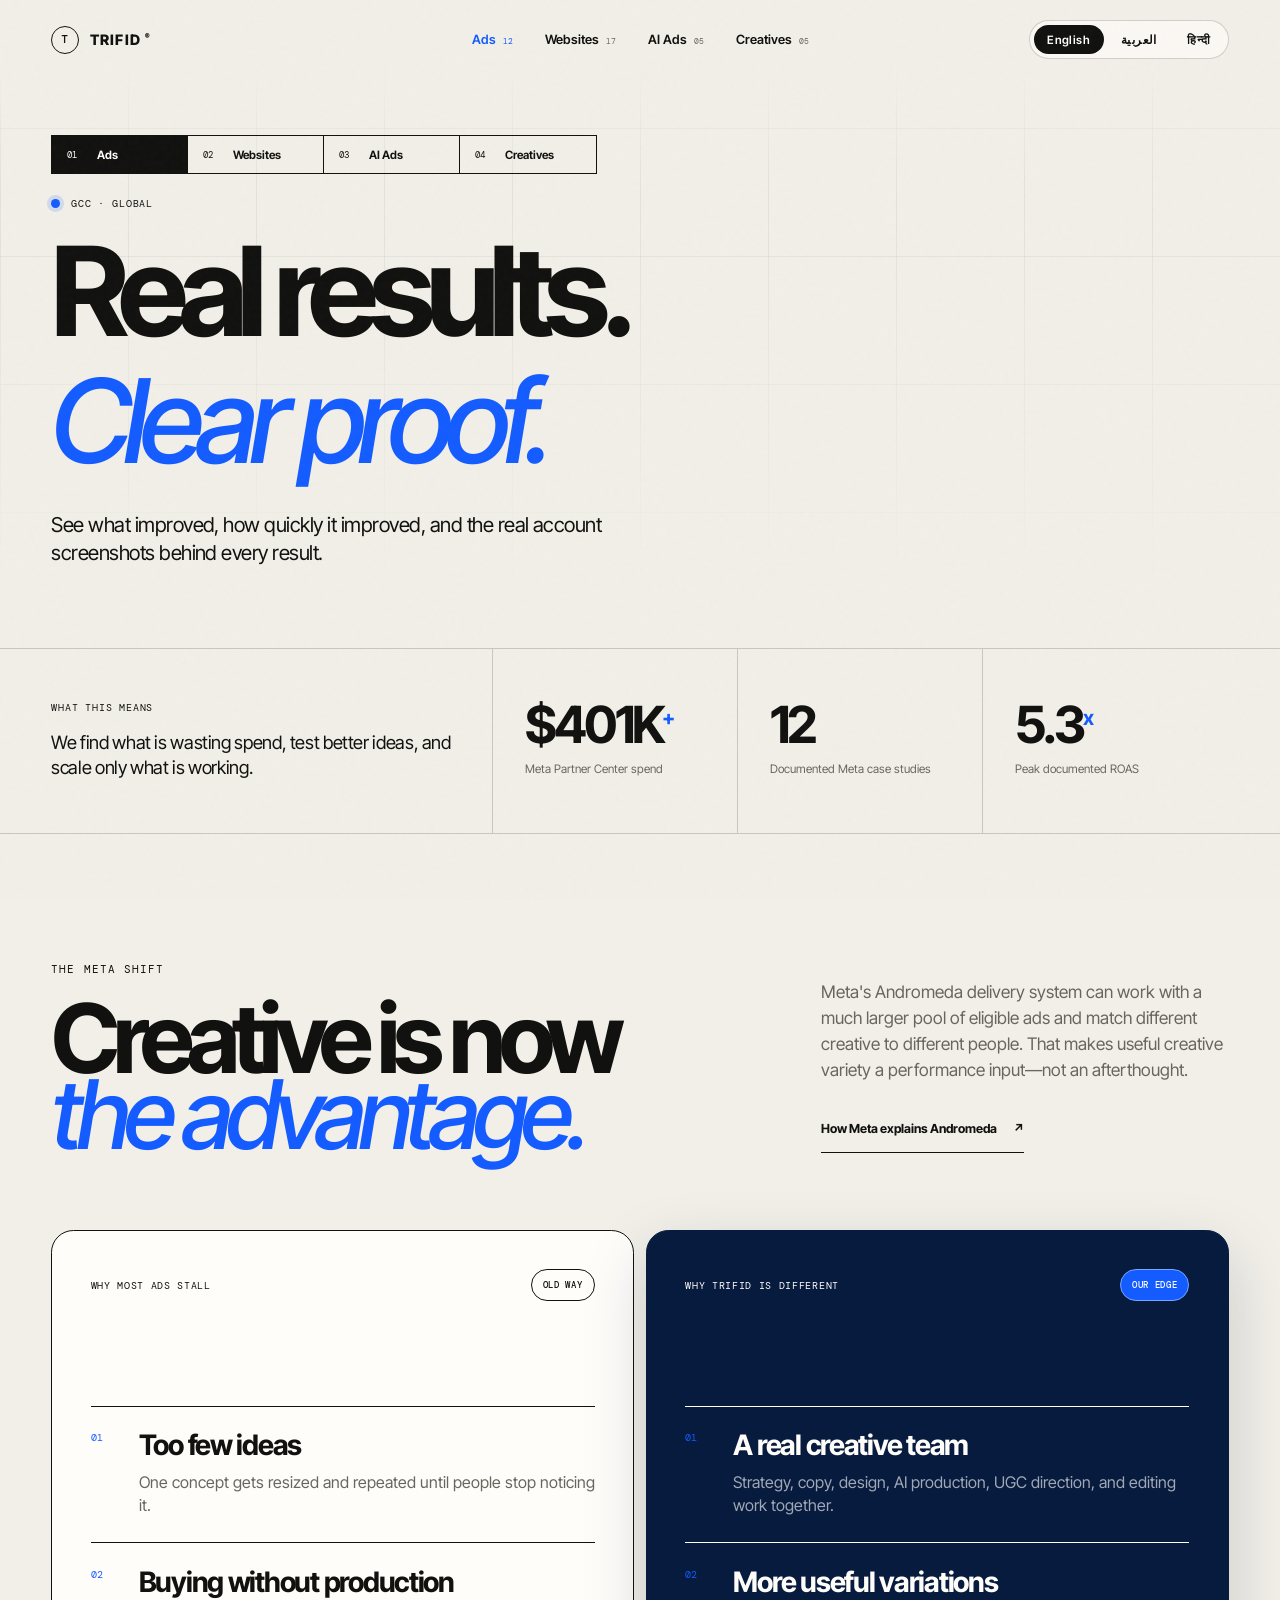
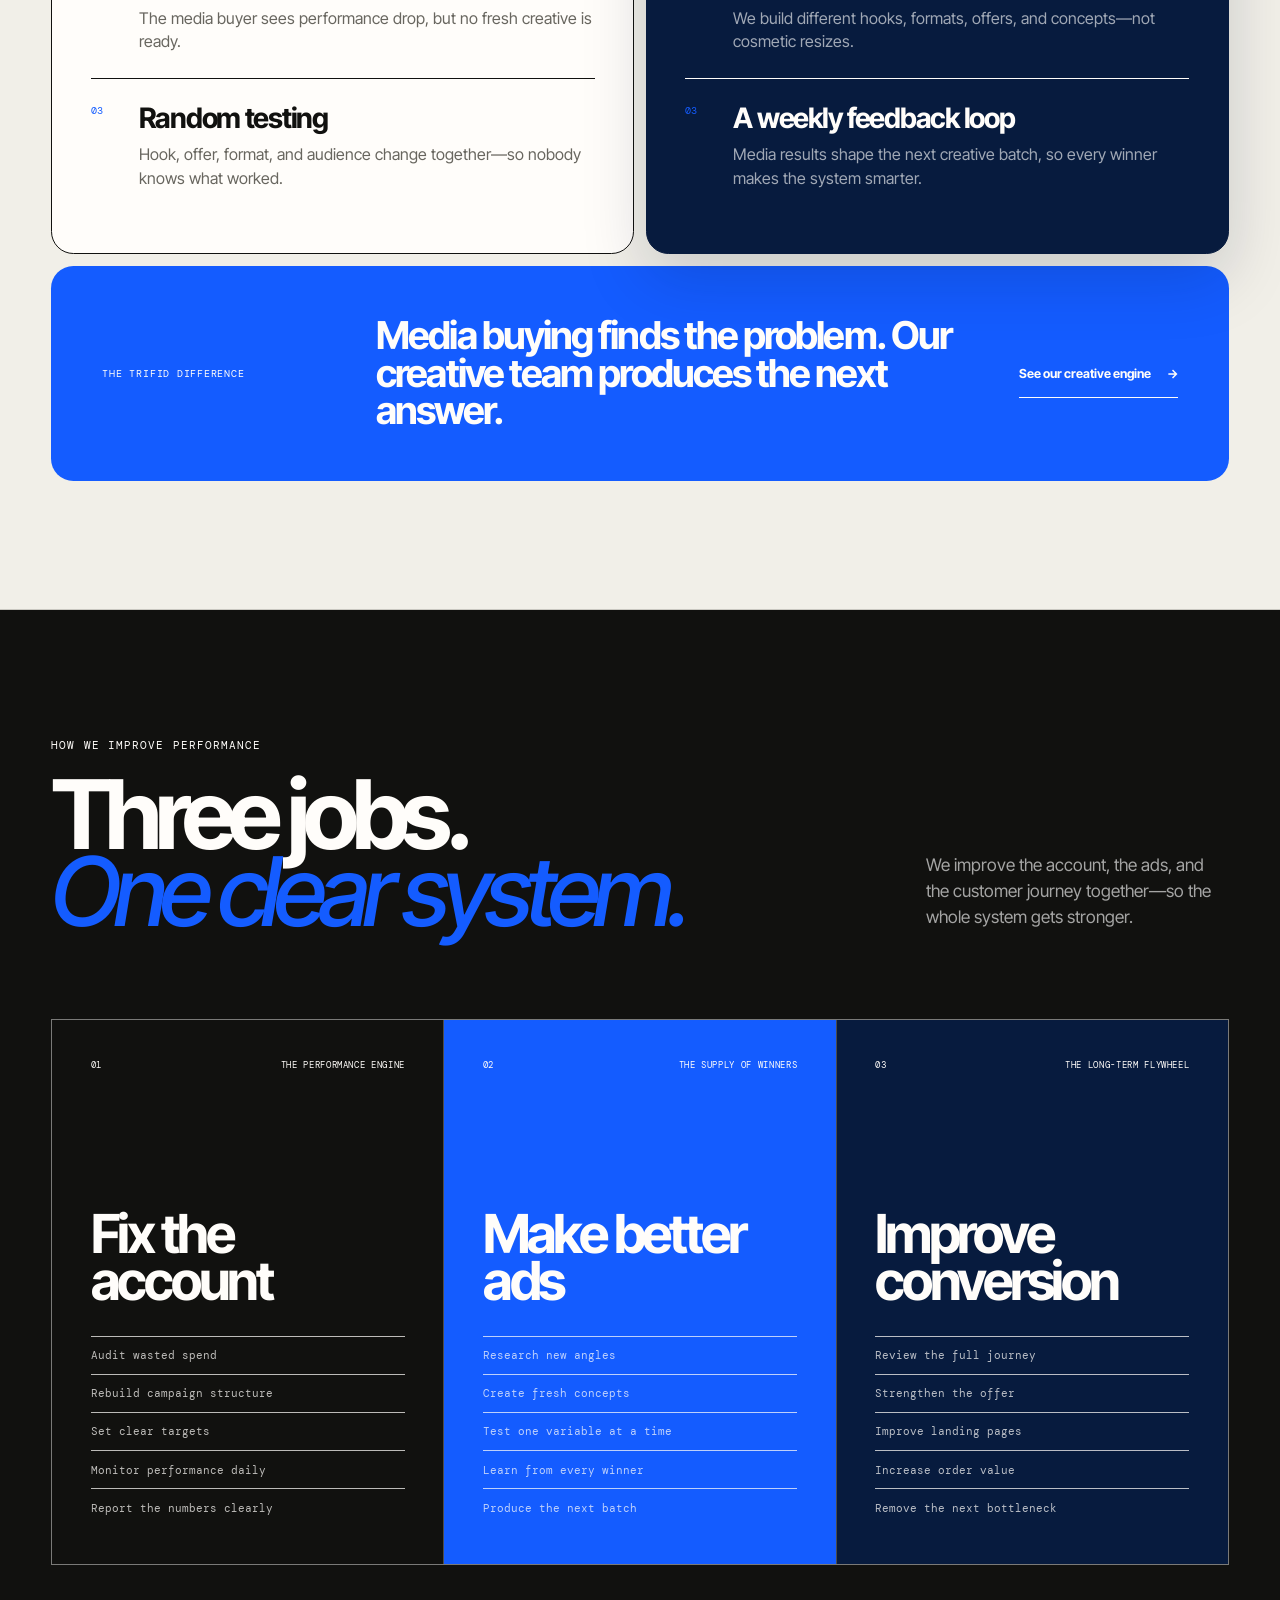
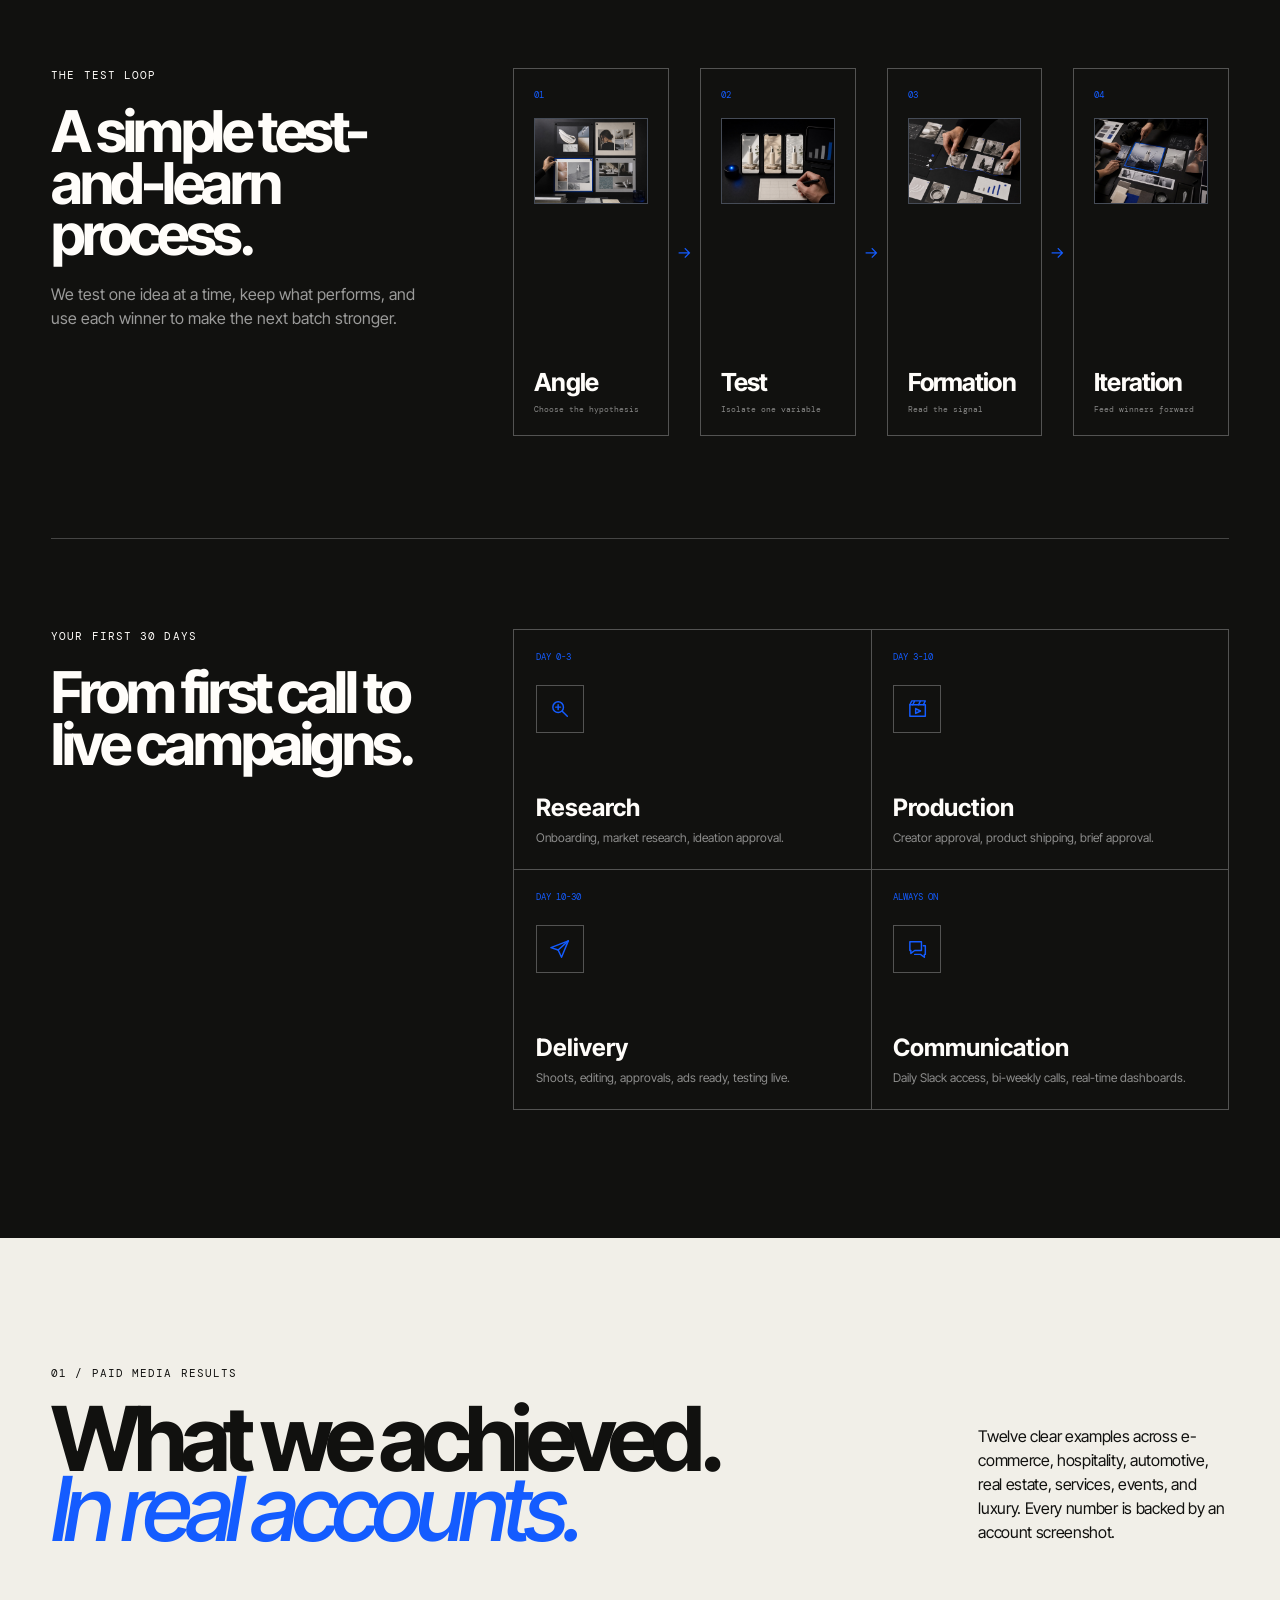
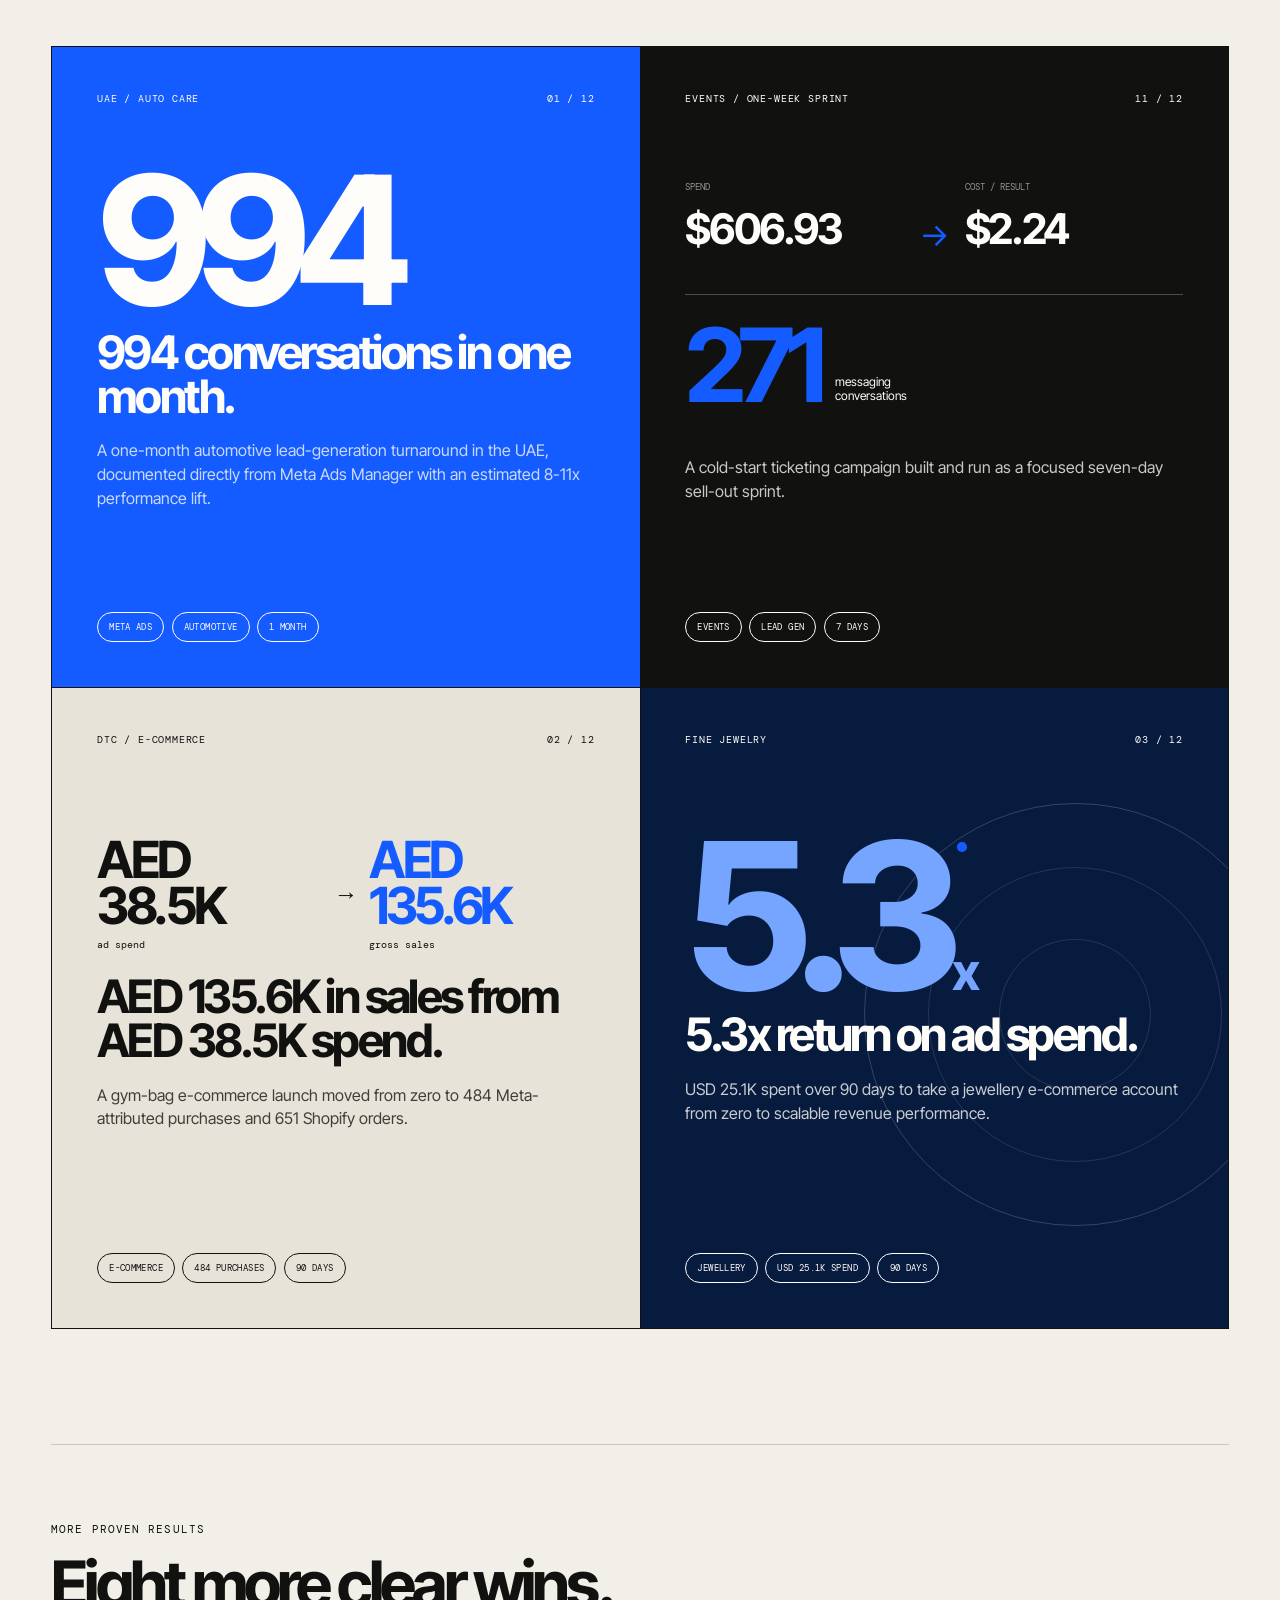
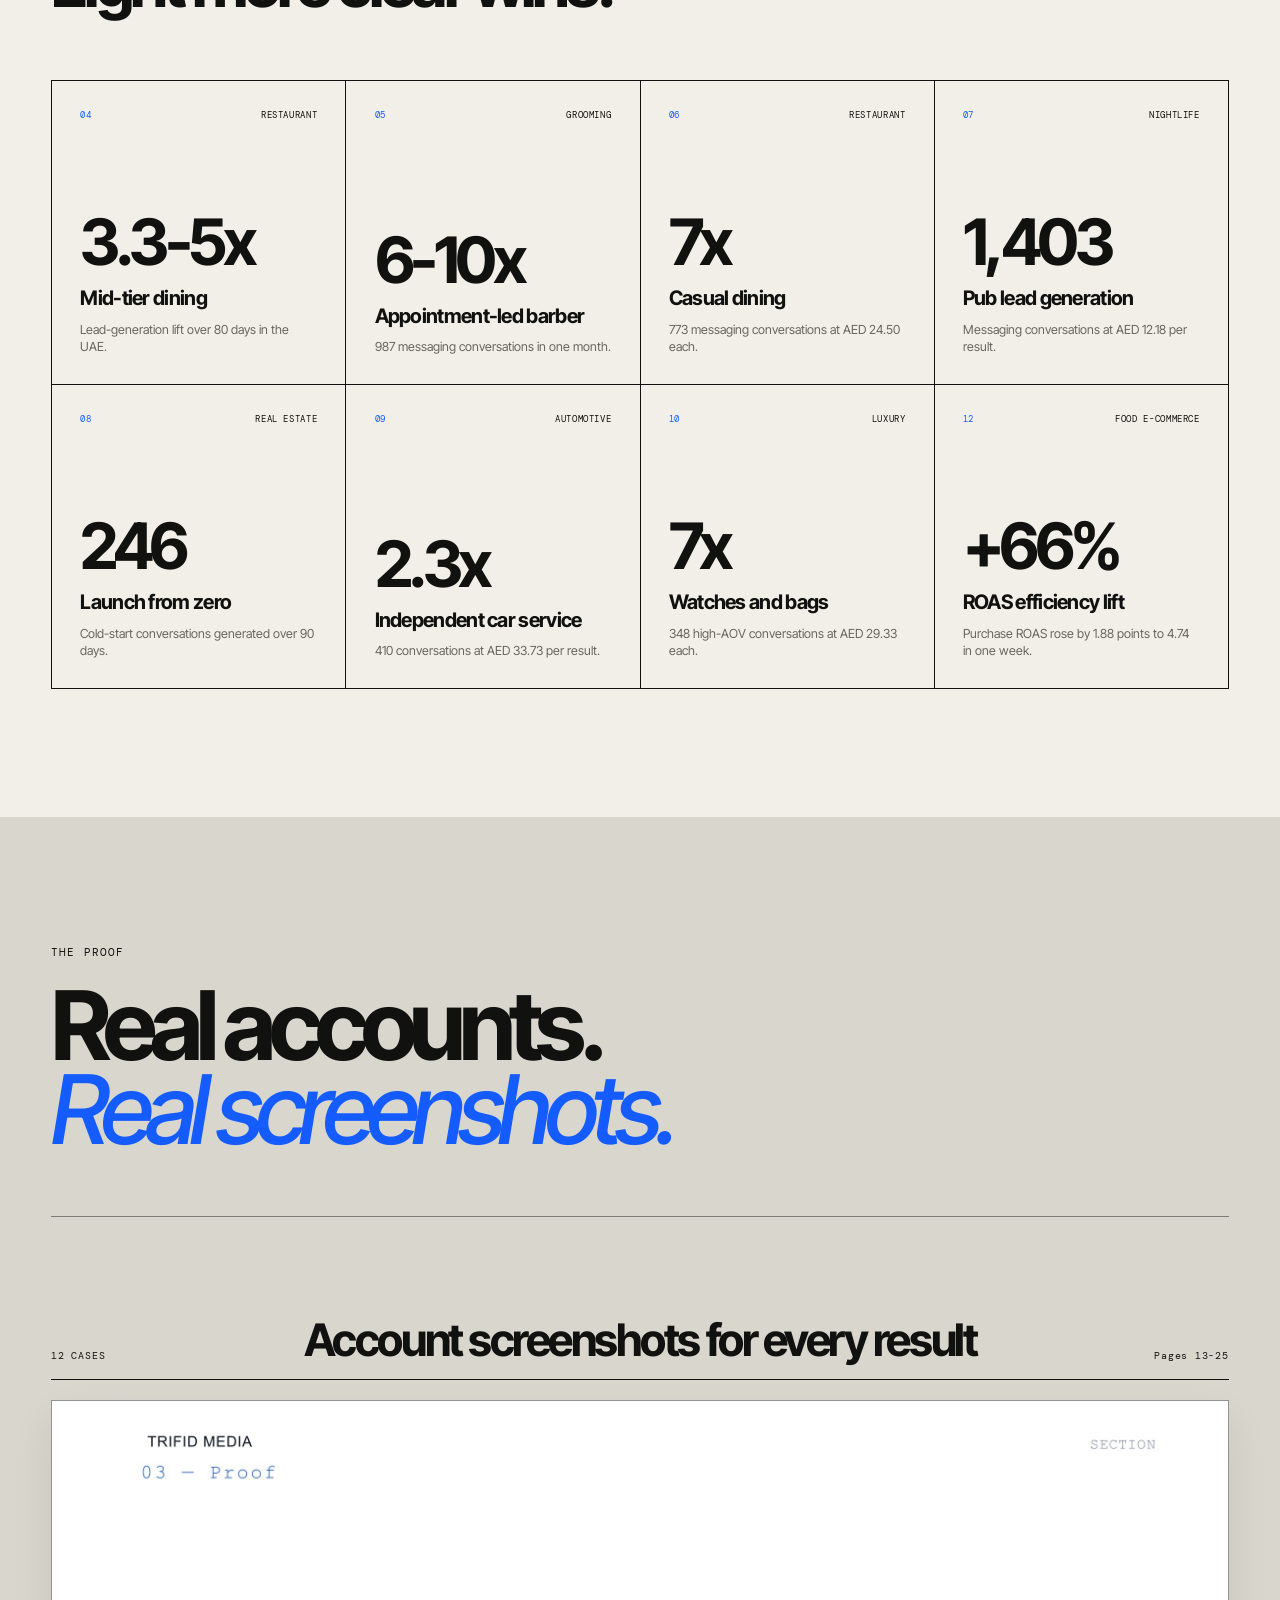
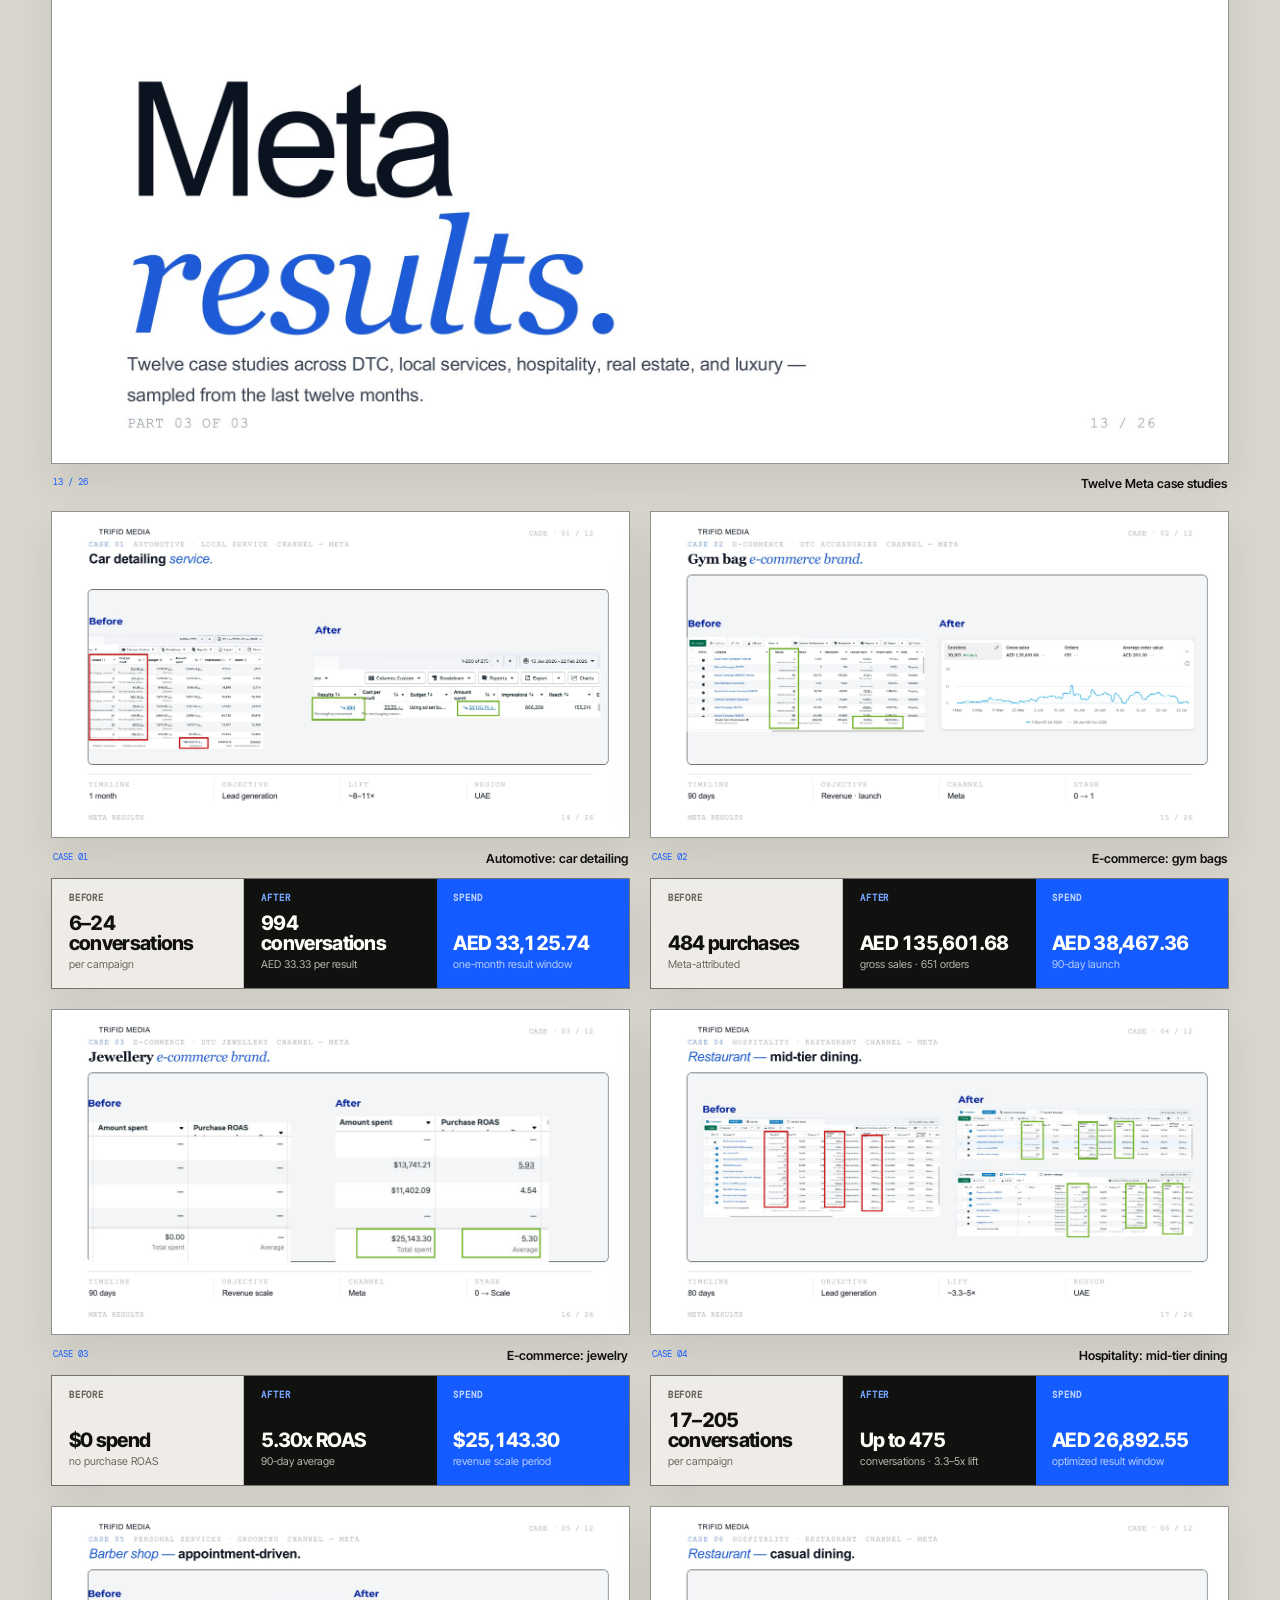
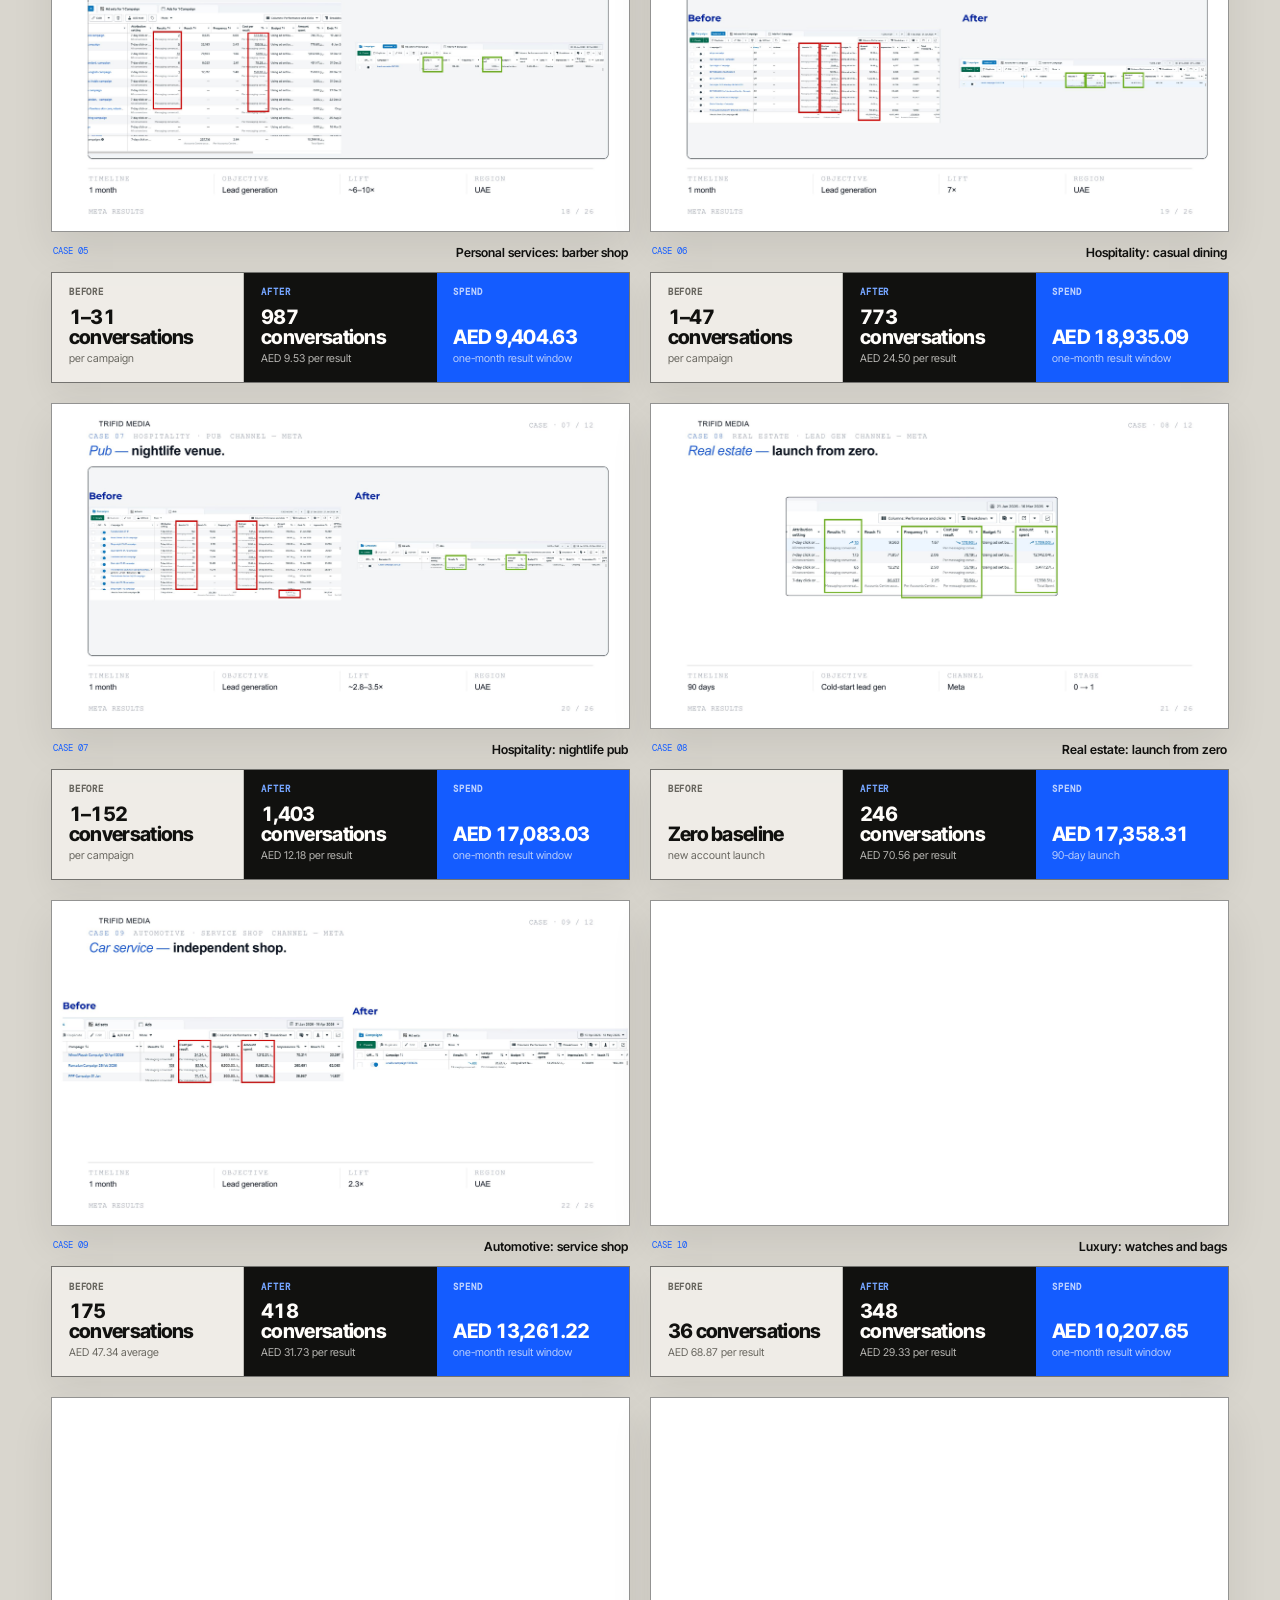
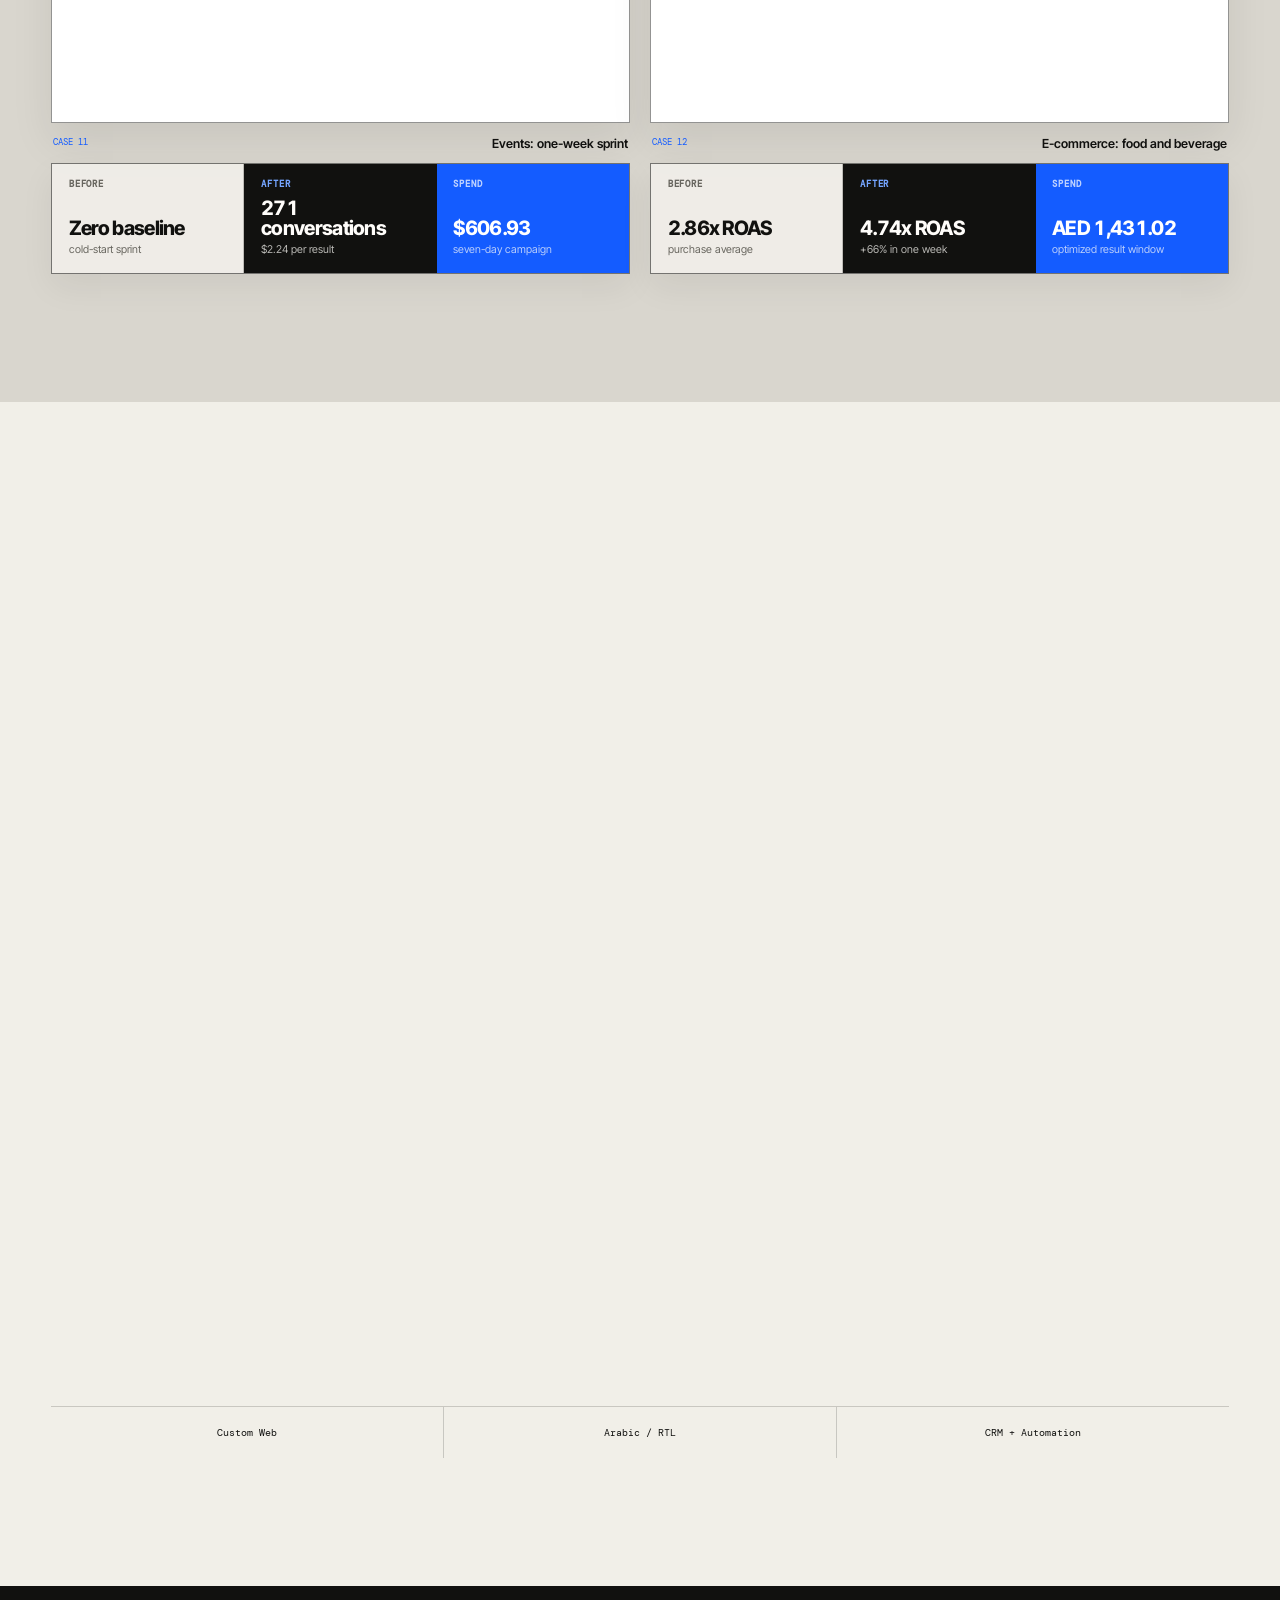
<file: index.html>
<!doctype html>
<html lang="en">
  <head>
    <meta charset="UTF-8" />
    <meta name="viewport" content="width=device-width, initial-scale=1, viewport-fit=cover" />
    <meta name="theme-color" content="#07142f" />
    <meta name="apple-mobile-web-app-capable" content="yes" />
    <meta name="apple-mobile-web-app-status-bar-style" content="black-translucent" />
    <meta
      name="description"
      content="Selected paid media and website case studies from Trifid Media, a GCC-focused performance and digital studio."
    />
    <title>Ads Case Studies — Trifid Media</title>
    <link rel="alternate" hreflang="en" href="https://trifid-case-studies.vercel.app/index.html" />
    <link rel="alternate" hreflang="ar" href="https://trifid-case-studies.vercel.app/index-ar.html" />
    <link rel="alternate" hreflang="hi" href="https://trifid-case-studies.vercel.app/index-hi.html" />
    <link rel="icon" href="favicon.svg" type="image/svg+xml" />
    <script>document.documentElement.classList.add("js");</script>
    <link rel="preconnect" href="https://fonts.googleapis.com" />
    <link rel="preconnect" href="https://fonts.gstatic.com" crossorigin />
    <link
      href="https://fonts.googleapis.com/css2?family=DM+Mono:wght@300;400;500&amp;family=Inter+Tight:ital,wght@0,400;0,500;0,600;0,700;0,800;1,500&amp;display=swap"
      rel="stylesheet"
    />
    <link rel="stylesheet" href="styles.css" />
    <script src="script.js" defer></script>
  </head>
  <body>
    <a class="skip-link" href="#main">Skip to content</a>

    <header class="site-header" data-header>
      <a class="brand" href="#top" aria-label="Trifid Media home">
        <span class="brand-mark" aria-hidden="true">T</span>
        <span>TRIFID<sup>®</sup></span>
      </a>

      <nav class="desktop-nav" aria-label="Main navigation">
        <a href="index.html" class="active">Ads <small>12</small></a>
        <a href="websites.html">Websites <small>17</small></a>
        <a href="ai-ads.html">AI Ads <small>05</small></a>
        <a href="creatives.html">Creatives <small>05</small></a>
      </nav>

      <div class="lang-switch-group" role="group" aria-label="Language">
        <a class="lang-switch active" href="index.html" lang="en" hreflang="en" aria-current="true">English</a>
        <a class="lang-switch" href="index-ar.html" lang="ar" hreflang="ar" aria-label="عرض الموقع باللغة العربية">العربية</a>
        <a class="lang-switch" href="index-hi.html" lang="hi" hreflang="hi" aria-label="यह साइट हिन्दी में देखें">हिन्दी</a>
      </div>
    </header>

    <main id="main">
      <section class="hero hero--minimal" id="top">
        <div class="hero-grid" aria-hidden="true"></div>
        <div class="hero-copy">
          <div class="collection-tabs reveal" aria-label="Case study collections">
            <a class="active" href="index.html"><span>01</span> Ads</a>
            <a href="websites.html"><span>02</span> Websites</a>
            <a href="ai-ads.html"><span>03</span> AI Ads</a>
            <a href="creatives.html"><span>04</span> Creatives</a>
          </div>
          <div class="eyebrow reveal"><span></span> GCC · Global</div>
          <h1 class="reveal reveal-delay-1">
            Real results.<br />
            <em>Clear proof.</em>
          </h1>
          <p class="hero-lede reveal reveal-delay-2">
            See what improved, how quickly it improved, and the real account screenshots behind every result.
          </p>
        </div>

      </section>

      <section class="proof-strip" aria-label="Trifid proof points">
        <div class="proof-strip__intro">
          <span class="mono">WHAT THIS MEANS</span>
          <p>We find what is wasting spend, test better ideas, and scale only what is working.</p>
        </div>
        <div class="proof-metric">
          <strong>$401K<sup>+</sup></strong>
          <span>Meta Partner Center spend</span>
        </div>
        <div class="proof-metric">
          <strong>12</strong>
          <span>Documented Meta case studies</span>
        </div>
        <div class="proof-metric">
          <strong>5.3<sup>x</sup></strong>
          <span>Peak documented ROAS</span>
        </div>
      </section>

      <section class="creative-edge-section" id="why-trifid">
        <div class="creative-edge__intro reveal">
          <div>
            <span class="section-index">THE META SHIFT</span>
            <h2>Creative is now<br /><em>the advantage.</em></h2>
          </div>
          <div class="creative-edge__context">
            <p>
              Meta's Andromeda delivery system can work with a much larger pool of eligible ads and match different creative to different people. That makes useful creative variety a performance input—not an afterthought.
            </p>
            <a href="https://engineering.fb.com/2024/12/02/production-engineering/meta-andromeda-advantage-automation-next-gen-personalized-ads-retrieval-engine/" target="_blank" rel="noreferrer">
              How Meta explains Andromeda <span aria-hidden="true">↗</span>
            </a>
          </div>
        </div>

        <div class="creative-edge__compare">
          <article class="creative-edge-card creative-edge-card--problem reveal">
            <div class="creative-edge-card__head">
              <span>WHY MOST ADS STALL</span>
              <strong>OLD WAY</strong>
            </div>
            <ol>
              <li>
                <span>01</span>
                <div><strong>Too few ideas</strong><p>One concept gets resized and repeated until people stop noticing it.</p></div>
              </li>
              <li>
                <span>02</span>
                <div><strong>Buying without production</strong><p>The media buyer sees performance drop, but no fresh creative is ready.</p></div>
              </li>
              <li>
                <span>03</span>
                <div><strong>Random testing</strong><p>Hook, offer, format, and audience change together—so nobody knows what worked.</p></div>
              </li>
            </ol>
          </article>

          <article class="creative-edge-card creative-edge-card--answer reveal reveal-delay-1">
            <div class="creative-edge-card__head">
              <span>WHY TRIFID IS DIFFERENT</span>
              <strong>OUR EDGE</strong>
            </div>
            <ol>
              <li>
                <span>01</span>
                <div><strong>A real creative team</strong><p>Strategy, copy, design, AI production, UGC direction, and editing work together.</p></div>
              </li>
              <li>
                <span>02</span>
                <div><strong>More useful variations</strong><p>We build different hooks, formats, offers, and concepts—not cosmetic resizes.</p></div>
              </li>
              <li>
                <span>03</span>
                <div><strong>A weekly feedback loop</strong><p>Media results shape the next creative batch, so every winner makes the system smarter.</p></div>
              </li>
            </ol>
          </article>
        </div>

        <div class="creative-edge__statement reveal">
          <span>THE TRIFID DIFFERENCE</span>
          <strong>Media buying finds the problem. Our creative team produces the next answer.</strong>
          <a href="ai-ads.html">See our creative engine <span aria-hidden="true">→</span></a>
        </div>
      </section>

      <section class="program-section" id="program">
        <div class="program-heading reveal">
          <div>
            <span class="section-index">HOW WE IMPROVE PERFORMANCE</span>
            <h2>Three jobs.<br /><em>One clear system.</em></h2>
          </div>
          <p>We improve the account, the ads, and the customer journey together—so the whole system gets stronger.</p>
        </div>

        <div class="program-grid">
          <article class="program-card reveal">
            <div class="program-card__top"><span>01</span><span>THE PERFORMANCE ENGINE</span></div>
            <h3>Fix the account</h3>
            <ul>
              <li>Audit wasted spend</li>
              <li>Rebuild campaign structure</li>
              <li>Set clear targets</li>
              <li>Monitor performance daily</li>
              <li>Report the numbers clearly</li>
            </ul>
          </article>

          <article class="program-card program-card--accent reveal reveal-delay-1">
            <div class="program-card__top"><span>02</span><span>THE SUPPLY OF WINNERS</span></div>
            <h3>Make better ads</h3>
            <ul>
              <li>Research new angles</li>
              <li>Create fresh concepts</li>
              <li>Test one variable at a time</li>
              <li>Learn from every winner</li>
              <li>Produce the next batch</li>
            </ul>
          </article>

          <article class="program-card program-card--dark reveal reveal-delay-2">
            <div class="program-card__top"><span>03</span><span>THE LONG-TERM FLYWHEEL</span></div>
            <h3>Improve conversion</h3>
            <ul>
              <li>Review the full journey</li>
              <li>Strengthen the offer</li>
              <li>Improve landing pages</li>
              <li>Increase order value</li>
              <li>Remove the next bottleneck</li>
            </ul>
          </article>
        </div>

        <div class="program-system reveal">
          <div class="program-system__intro">
            <span class="section-index">THE TEST LOOP</span>
            <h3>A simple test-and-learn process.</h3>
            <p>We test one idea at a time, keep what performs, and use each winner to make the next batch stronger.</p>
          </div>
          <div class="test-loop" aria-label="Trifid iterative split testing loop">
            <div class="test-loop__step">
              <span>01</span>
              <div class="test-loop-media"><img src="assets/ai/angle.jpg" alt="Creative strategist selecting one advertising angle from four campaign concepts" loading="lazy" decoding="async" /></div>
              <strong>Angle</strong><small>Choose the hypothesis</small>
            </div>
            <i>→</i>
            <div class="test-loop__step">
              <span>02</span>
              <div class="test-loop-media"><img src="assets/ai/test.jpg" alt="Controlled advertising test with three phone-based creative variations" loading="lazy" decoding="async" /></div>
              <strong>Test</strong><small>Isolate one variable</small>
            </div>
            <i>→</i>
            <div class="test-loop__step">
              <span>03</span>
              <div class="test-loop-media"><img src="assets/ai/formation.jpg" alt="Performance analyst linking common patterns across winning creative concepts" loading="lazy" decoding="async" /></div>
              <strong>Formation</strong><small>Read the signal</small>
            </div>
            <i>→</i>
            <div class="test-loop__step">
              <span>04</span>
              <div class="test-loop-media"><img src="assets/ai/iteration.jpg" alt="Creative team turning a winning skincare campaign into a fresh production batch" loading="lazy" decoding="async" /></div>
              <strong>Iteration</strong><small>Feed winners forward</small>
            </div>
          </div>
        </div>

        <div class="operations-grid reveal">
          <div class="operations-copy">
            <span class="section-index">YOUR FIRST 30 DAYS</span>
            <h3>From first call to live campaigns.</h3>
          </div>
          <div class="operations-timeline">
            <article>
              <span>DAY 0-3</span>
              <div class="operation-icon" aria-hidden="true"><svg viewBox="0 0 24 24"><circle cx="10.5" cy="10.5" r="5.5"></circle><path d="m15 15 5 5"></path><path d="M8 10.5h5M10.5 8v5"></path></svg></div>
              <strong>Research</strong><p>Onboarding, market research, ideation approval.</p>
            </article>
            <article>
              <span>DAY 3-10</span>
              <div class="operation-icon" aria-hidden="true"><svg viewBox="0 0 24 24"><path d="M4 8h16v12H4z"></path><path d="m4 8 2-4h14l-2 4M9 4 7 8M15 4l-2 4"></path><path d="m10 12 5 2.5-5 2.5z"></path></svg></div>
              <strong>Production</strong><p>Creator approval, product shipping, brief approval.</p>
            </article>
            <article>
              <span>DAY 10-30</span>
              <div class="operation-icon" aria-hidden="true"><svg viewBox="0 0 24 24"><path d="m3 11 18-7-7 17-3.5-7.5z"></path><path d="M10.5 13.5 21 4"></path></svg></div>
              <strong>Delivery</strong><p>Shoots, editing, approvals, ads ready, testing live.</p>
            </article>
            <article>
              <span>ALWAYS ON</span>
              <div class="operation-icon" aria-hidden="true"><svg viewBox="0 0 24 24"><path d="M4 5h12v9H9l-4 3v-3H4z"></path><path d="M9 18h6l4 3v-3h1V9h-2"></path></svg></div>
              <strong>Communication</strong><p>Daily Slack access, bi-weekly calls, real-time dashboards.</p>
            </article>
          </div>
        </div>
      </section>

      <section class="section ads-section" id="ads">
        <div class="section-heading reveal">
          <div>
            <span class="section-index">01 / PAID MEDIA RESULTS</span>
            <h2>What we achieved.<br /><em>In real accounts.</em></h2>
          </div>
          <p>
            Twelve clear examples across e-commerce, hospitality, automotive, real estate, services, events, and luxury. Every number is backed by an account screenshot.
          </p>
        </div>

        <div class="ads-grid">
          <article class="ad-case ad-case--blue reveal">
            <div class="case-head"><span>UAE / AUTO CARE</span><span>01 / 12</span></div>
            <div class="ad-main-number">994</div>
            <h3>994 conversations in one month.</h3>
            <p>A one-month automotive lead-generation turnaround in the UAE, documented directly from Meta Ads Manager with an estimated 8-11x performance lift.</p>
            <div class="case-tags"><span>Meta Ads</span><span>Automotive</span><span>1 month</span></div>
          </article>

          <article class="ad-case ad-case--ink reveal reveal-delay-1">
            <div class="case-head"><span>EVENTS / ONE-WEEK SPRINT</span><span>11 / 12</span></div>
            <div class="spend-shift">
              <div><span>SPEND</span><strong>$606.93</strong></div>
              <div class="shift-arrow" aria-hidden="true">→</div>
              <div><span>COST / RESULT</span><strong>$2.24</strong></div>
            </div>
            <div class="lead-lift"><strong>271</strong><span>messaging conversations</span></div>
            <p>A cold-start ticketing campaign built and run as a focused seven-day sell-out sprint.</p>
            <div class="case-tags"><span>Events</span><span>Lead gen</span><span>7 days</span></div>
          </article>

          <article class="ad-case ad-case--paper reveal">
            <div class="case-head"><span>DTC / E-COMMERCE</span><span>02 / 12</span></div>
            <div class="commerce-equation">
              <div><strong>AED 38.5K</strong><span>ad spend</span></div>
              <span class="equation-mark">→</span>
              <div><strong>AED 135.6K</strong><span>gross sales</span></div>
            </div>
            <h3>AED 135.6K in sales from AED 38.5K spend.</h3>
            <p>A gym-bag e-commerce launch moved from zero to 484 Meta-attributed purchases and 651 Shopify orders.</p>
            <div class="case-tags"><span>E-commerce</span><span>484 purchases</span><span>90 days</span></div>
          </article>

          <article class="ad-case ad-case--wine reveal reveal-delay-1">
            <div class="case-head"><span>FINE JEWELRY</span><span>03 / 12</span></div>
            <div class="roas-orbit" aria-hidden="true"><span></span><span></span></div>
            <div class="roas-number">5.3<small>x</small></div>
            <h3>5.3x return on ad spend.</h3>
            <p>USD 25.1K spent over 90 days to take a jewellery e-commerce account from zero to scalable revenue performance.</p>
            <div class="case-tags"><span>Jewellery</span><span>USD 25.1K spend</span><span>90 days</span></div>
          </article>
        </div>

        <div class="case-library reveal">
          <div class="case-library__head">
            <div>
              <span class="section-index">MORE PROVEN RESULTS</span>
              <h3>Eight more clear wins.</h3>
            </div>
          </div>

          <div class="documented-grid">
            <article class="documented-case">
              <div><span>04</span><span>RESTAURANT</span></div>
              <strong>3.3-5x</strong>
              <h4>Mid-tier dining</h4>
              <p>Lead-generation lift over 80 days in the UAE.</p>
            </article>
            <article class="documented-case">
              <div><span>05</span><span>GROOMING</span></div>
              <strong>6-10x</strong>
              <h4>Appointment-led barber</h4>
              <p>987 messaging conversations in one month.</p>
            </article>
            <article class="documented-case">
              <div><span>06</span><span>RESTAURANT</span></div>
              <strong>7x</strong>
              <h4>Casual dining</h4>
              <p>773 messaging conversations at AED 24.50 each.</p>
            </article>
            <article class="documented-case">
              <div><span>07</span><span>NIGHTLIFE</span></div>
              <strong>1,403</strong>
              <h4>Pub lead generation</h4>
              <p>Messaging conversations at AED 12.18 per result.</p>
            </article>
            <article class="documented-case">
              <div><span>08</span><span>REAL ESTATE</span></div>
              <strong>246</strong>
              <h4>Launch from zero</h4>
              <p>Cold-start conversations generated over 90 days.</p>
            </article>
            <article class="documented-case">
              <div><span>09</span><span>AUTOMOTIVE</span></div>
              <strong>2.3x</strong>
              <h4>Independent car service</h4>
              <p>410 conversations at AED 33.73 per result.</p>
            </article>
            <article class="documented-case">
              <div><span>10</span><span>LUXURY</span></div>
              <strong>7x</strong>
              <h4>Watches and bags</h4>
              <p>348 high-AOV conversations at AED 29.33 each.</p>
            </article>
            <article class="documented-case">
              <div><span>12</span><span>FOOD E-COMMERCE</span></div>
              <strong>+66%</strong>
              <h4>ROAS efficiency lift</h4>
              <p>Purchase ROAS rose by 1.88 points to 4.74 in one week.</p>
            </article>
          </div>
        </div>
      </section>

      <section class="full-deck-section" id="full-deck">
        <div class="full-deck-heading reveal">
          <div>
            <span class="section-index">THE PROOF</span>
            <h2>Real accounts.<br /><em>Real screenshots.</em></h2>
          </div>
        </div>

        <div class="deck-group" id="deck-results">
          <div class="deck-group__head"><span>12 CASES</span><h3>Account screenshots for every result</h3><span>Pages 13-25</span></div>
          <div class="deck-gallery deck-gallery--results">
            <figure class="deck-page deck-page--wide">
              <a href="assets/deck/page-13.jpg" target="_blank" rel="noopener"><img src="assets/deck/page-13.jpg" alt="Page 13: Meta results chapter introduction" loading="lazy" decoding="async" /></a>
              <figcaption><span>13 / 26</span><strong>Twelve Meta case studies</strong></figcaption>
            </figure>
            <figure class="deck-page">
              <a href="assets/deck/page-14.jpg" target="_blank" rel="noopener"><img src="assets/deck/page-14.jpg" alt="Page 14: Car detailing Meta Ads account before and after screenshots" loading="lazy" decoding="async" /></a>
              <figcaption><span>CASE 01</span><strong>Automotive: car detailing</strong></figcaption>
              <div class="deck-case-bio" aria-label="Car detailing before and after summary">
                <div class="deck-case-bio__item deck-case-bio__item--before"><span>BEFORE</span><strong>6–24 conversations</strong><small>per campaign</small></div>
                <div class="deck-case-bio__item deck-case-bio__item--after"><span>AFTER</span><strong>994 conversations</strong><small>AED 33.33 per result</small></div>
                <div class="deck-case-bio__item deck-case-bio__item--spend"><span>SPEND</span><strong>AED 33,125.74</strong><small>one-month result window</small></div>
              </div>
            </figure>
            <figure class="deck-page">
              <a href="assets/deck/page-15.jpg" target="_blank" rel="noopener"><img src="assets/deck/page-15.jpg" alt="Page 15: Gym bag e-commerce Meta Ads and Shopify account screenshots" loading="lazy" decoding="async" /></a>
              <figcaption><span>CASE 02</span><strong>E-commerce: gym bags</strong></figcaption>
              <div class="deck-case-bio" aria-label="Gym bag e-commerce before and after summary">
                <div class="deck-case-bio__item deck-case-bio__item--before"><span>BEFORE</span><strong>484 purchases</strong><small>Meta-attributed</small></div>
                <div class="deck-case-bio__item deck-case-bio__item--after"><span>AFTER</span><strong>AED 135,601.68</strong><small>gross sales · 651 orders</small></div>
                <div class="deck-case-bio__item deck-case-bio__item--spend"><span>SPEND</span><strong>AED 38,467.36</strong><small>90-day launch</small></div>
              </div>
            </figure>
            <figure class="deck-page">
              <a href="assets/deck/page-16.jpg" target="_blank" rel="noopener"><img src="assets/deck/page-16.jpg" alt="Page 16: Jewelry e-commerce Meta Ads ROAS screenshots" loading="lazy" decoding="async" /></a>
              <figcaption><span>CASE 03</span><strong>E-commerce: jewelry</strong></figcaption>
              <div class="deck-case-bio" aria-label="Jewelry e-commerce before and after summary">
                <div class="deck-case-bio__item deck-case-bio__item--before"><span>BEFORE</span><strong>$0 spend</strong><small>no purchase ROAS</small></div>
                <div class="deck-case-bio__item deck-case-bio__item--after"><span>AFTER</span><strong>5.30x ROAS</strong><small>90-day average</small></div>
                <div class="deck-case-bio__item deck-case-bio__item--spend"><span>SPEND</span><strong>$25,143.30</strong><small>revenue scale period</small></div>
              </div>
            </figure>
            <figure class="deck-page">
              <a href="assets/deck/page-17.jpg" target="_blank" rel="noopener"><img src="assets/deck/page-17.jpg" alt="Page 17: Mid-tier restaurant Meta Ads account before and after screenshots" loading="lazy" decoding="async" /></a>
              <figcaption><span>CASE 04</span><strong>Hospitality: mid-tier dining</strong></figcaption>
              <div class="deck-case-bio" aria-label="Mid-tier restaurant before and after summary">
                <div class="deck-case-bio__item deck-case-bio__item--before"><span>BEFORE</span><strong>17–205 conversations</strong><small>per campaign</small></div>
                <div class="deck-case-bio__item deck-case-bio__item--after"><span>AFTER</span><strong>Up to 475</strong><small>conversations · 3.3–5x lift</small></div>
                <div class="deck-case-bio__item deck-case-bio__item--spend"><span>SPEND</span><strong>AED 26,892.55</strong><small>optimized result window</small></div>
              </div>
            </figure>
            <figure class="deck-page">
              <a href="assets/deck/page-18.jpg" target="_blank" rel="noopener"><img src="assets/deck/page-18.jpg" alt="Page 18: Barber shop Meta Ads account before and after screenshots" loading="lazy" decoding="async" /></a>
              <figcaption><span>CASE 05</span><strong>Personal services: barber shop</strong></figcaption>
              <div class="deck-case-bio" aria-label="Barber shop before and after summary">
                <div class="deck-case-bio__item deck-case-bio__item--before"><span>BEFORE</span><strong>1–31 conversations</strong><small>per campaign</small></div>
                <div class="deck-case-bio__item deck-case-bio__item--after"><span>AFTER</span><strong>987 conversations</strong><small>AED 9.53 per result</small></div>
                <div class="deck-case-bio__item deck-case-bio__item--spend"><span>SPEND</span><strong>AED 9,404.63</strong><small>one-month result window</small></div>
              </div>
            </figure>
            <figure class="deck-page">
              <a href="assets/deck/page-19.jpg" target="_blank" rel="noopener"><img src="assets/deck/page-19.jpg" alt="Page 19: Casual dining Meta Ads account before and after screenshots" loading="lazy" decoding="async" /></a>
              <figcaption><span>CASE 06</span><strong>Hospitality: casual dining</strong></figcaption>
              <div class="deck-case-bio" aria-label="Casual dining before and after summary">
                <div class="deck-case-bio__item deck-case-bio__item--before"><span>BEFORE</span><strong>1–47 conversations</strong><small>per campaign</small></div>
                <div class="deck-case-bio__item deck-case-bio__item--after"><span>AFTER</span><strong>773 conversations</strong><small>AED 24.50 per result</small></div>
                <div class="deck-case-bio__item deck-case-bio__item--spend"><span>SPEND</span><strong>AED 18,935.09</strong><small>one-month result window</small></div>
              </div>
            </figure>
            <figure class="deck-page">
              <a href="assets/deck/page-20.jpg" target="_blank" rel="noopener"><img src="assets/deck/page-20.jpg" alt="Page 20: Nightlife pub Meta Ads account before and after screenshots" loading="lazy" decoding="async" /></a>
              <figcaption><span>CASE 07</span><strong>Hospitality: nightlife pub</strong></figcaption>
              <div class="deck-case-bio" aria-label="Nightlife pub before and after summary">
                <div class="deck-case-bio__item deck-case-bio__item--before"><span>BEFORE</span><strong>1–152 conversations</strong><small>per campaign</small></div>
                <div class="deck-case-bio__item deck-case-bio__item--after"><span>AFTER</span><strong>1,403 conversations</strong><small>AED 12.18 per result</small></div>
                <div class="deck-case-bio__item deck-case-bio__item--spend"><span>SPEND</span><strong>AED 17,083.03</strong><small>one-month result window</small></div>
              </div>
            </figure>
            <figure class="deck-page">
              <a href="assets/deck/page-21.jpg" target="_blank" rel="noopener"><img src="assets/deck/page-21.jpg" alt="Page 21: Real estate Meta lead-generation account screenshot" loading="lazy" decoding="async" /></a>
              <figcaption><span>CASE 08</span><strong>Real estate: launch from zero</strong></figcaption>
              <div class="deck-case-bio" aria-label="Real estate launch before and after summary">
                <div class="deck-case-bio__item deck-case-bio__item--before"><span>BEFORE</span><strong>Zero baseline</strong><small>new account launch</small></div>
                <div class="deck-case-bio__item deck-case-bio__item--after"><span>AFTER</span><strong>246 conversations</strong><small>AED 70.56 per result</small></div>
                <div class="deck-case-bio__item deck-case-bio__item--spend"><span>SPEND</span><strong>AED 17,358.31</strong><small>90-day launch</small></div>
              </div>
            </figure>
            <figure class="deck-page">
              <a href="assets/deck/page-22.jpg" target="_blank" rel="noopener"><img src="assets/deck/page-22.jpg" alt="Page 22: Independent car service Meta Ads account before and after screenshots" loading="lazy" decoding="async" /></a>
              <figcaption><span>CASE 09</span><strong>Automotive: service shop</strong></figcaption>
              <div class="deck-case-bio" aria-label="Independent car service before and after summary">
                <div class="deck-case-bio__item deck-case-bio__item--before"><span>BEFORE</span><strong>175 conversations</strong><small>AED 47.34 average</small></div>
                <div class="deck-case-bio__item deck-case-bio__item--after"><span>AFTER</span><strong>418 conversations</strong><small>AED 31.73 per result</small></div>
                <div class="deck-case-bio__item deck-case-bio__item--spend"><span>SPEND</span><strong>AED 13,261.22</strong><small>one-month result window</small></div>
              </div>
            </figure>
            <figure class="deck-page">
              <a href="assets/deck/page-23.jpg" target="_blank" rel="noopener"><img src="assets/deck/page-23.jpg" alt="Page 23: Luxury watches and bags Meta Ads account before and after screenshots" loading="lazy" decoding="async" /></a>
              <figcaption><span>CASE 10</span><strong>Luxury: watches and bags</strong></figcaption>
              <div class="deck-case-bio" aria-label="Luxury watches and bags before and after summary">
                <div class="deck-case-bio__item deck-case-bio__item--before"><span>BEFORE</span><strong>36 conversations</strong><small>AED 68.87 per result</small></div>
                <div class="deck-case-bio__item deck-case-bio__item--after"><span>AFTER</span><strong>348 conversations</strong><small>AED 29.33 per result</small></div>
                <div class="deck-case-bio__item deck-case-bio__item--spend"><span>SPEND</span><strong>AED 10,207.65</strong><small>one-month result window</small></div>
              </div>
            </figure>
            <figure class="deck-page">
              <a href="assets/deck/page-24.jpg" target="_blank" rel="noopener"><img src="assets/deck/page-24.jpg" alt="Page 24: Events ticketing Meta Ads account screenshot" loading="lazy" decoding="async" /></a>
              <figcaption><span>CASE 11</span><strong>Events: one-week sprint</strong></figcaption>
              <div class="deck-case-bio" aria-label="Event campaign before and after summary">
                <div class="deck-case-bio__item deck-case-bio__item--before"><span>BEFORE</span><strong>Zero baseline</strong><small>cold-start sprint</small></div>
                <div class="deck-case-bio__item deck-case-bio__item--after"><span>AFTER</span><strong>271 conversations</strong><small>$2.24 per result</small></div>
                <div class="deck-case-bio__item deck-case-bio__item--spend"><span>SPEND</span><strong>$606.93</strong><small>seven-day campaign</small></div>
              </div>
            </figure>
            <figure class="deck-page">
              <a href="assets/deck/page-25.jpg" target="_blank" rel="noopener"><img src="assets/deck/page-25.jpg" alt="Page 25: Food e-commerce Meta Ads ROAS before and after screenshots" loading="lazy" decoding="async" /></a>
              <figcaption><span>CASE 12</span><strong>E-commerce: food and beverage</strong></figcaption>
              <div class="deck-case-bio" aria-label="Food e-commerce before and after summary">
                <div class="deck-case-bio__item deck-case-bio__item--before"><span>BEFORE</span><strong>2.86x ROAS</strong><small>purchase average</small></div>
                <div class="deck-case-bio__item deck-case-bio__item--after"><span>AFTER</span><strong>4.74x ROAS</strong><small>+66% in one week</small></div>
                <div class="deck-case-bio__item deck-case-bio__item--spend"><span>SPEND</span><strong>AED 1,431.02</strong><small>optimized result window</small></div>
              </div>
            </figure>
          </div>
        </div>

      </section>

      <section class="approach-section" id="approach">
        <div class="approach-title reveal">
          <span class="section-index">03 / THE SYSTEM</span>
          <h2>One growth system.<br /><em>Two connected levers.</em></h2>
        </div>

        <div class="approach-diagram reveal">
          <div class="approach-card">
            <span class="approach-step">01</span>
            <div class="approach-media">
              <img src="assets/ai/find-signal.jpg" alt="Performance marketer comparing creative concepts and campaign signals" loading="lazy" decoding="async" />
              <span>SIGNAL / CREATIVE TESTING</span>
            </div>
            <h3>Find the signal</h3>
            <p>Offer research, creative volume, campaign structure, and disciplined testing.</p>
          </div>
          <div class="approach-join" aria-hidden="true"><span>ATTENTION</span><i>→</i></div>
          <div class="approach-card">
            <span class="approach-step">02</span>
            <div class="approach-media">
              <img src="assets/ai/hold-click.jpg" alt="Responsive premium product experience shown across laptop, tablet, and phone" loading="lazy" decoding="async" />
              <span>EXPERIENCE / CONVERSION</span>
            </div>
            <h3>Hold the click</h3>
            <p>Fast, brand-specific websites with clear paths to enquire, book, or buy.</p>
          </div>
          <div class="approach-join" aria-hidden="true"><span>INTENT</span><i>→</i></div>
          <div class="approach-card">
            <span class="approach-step">03</span>
            <div class="approach-media">
              <img src="assets/ai/fix-leak.jpg" alt="Growth strategist repairing a break in the customer journey" loading="lazy" decoding="async" />
              <span>FUNNEL / DIAGNOSIS</span>
            </div>
            <h3>Fix the leak</h3>
            <p>Read the full funnel, diagnose the real constraint, and improve the next bottleneck.</p>
          </div>
        </div>

        <div class="capability-row" aria-label="Capabilities">
          <span>Custom Web</span><span>Arabic / RTL</span><span>CRM + Automation</span>
        </div>
      </section>

      <section class="contact-section" id="contact">
        <div class="contact-copy reveal">
          <span class="eyebrow eyebrow--light"><span></span> READY WHEN YOU ARE</span>
          <h2>Bring us<br /><em>the leak.</em></h2>
        </div>
        <div class="contact-side reveal reveal-delay-1">
          <p>Whether the problem is traffic, conversion, or the handoff between them—we’ll find the constraint and build around it.</p>
        </div>
      </section>
    </main>

  </body>
</html>
</file>
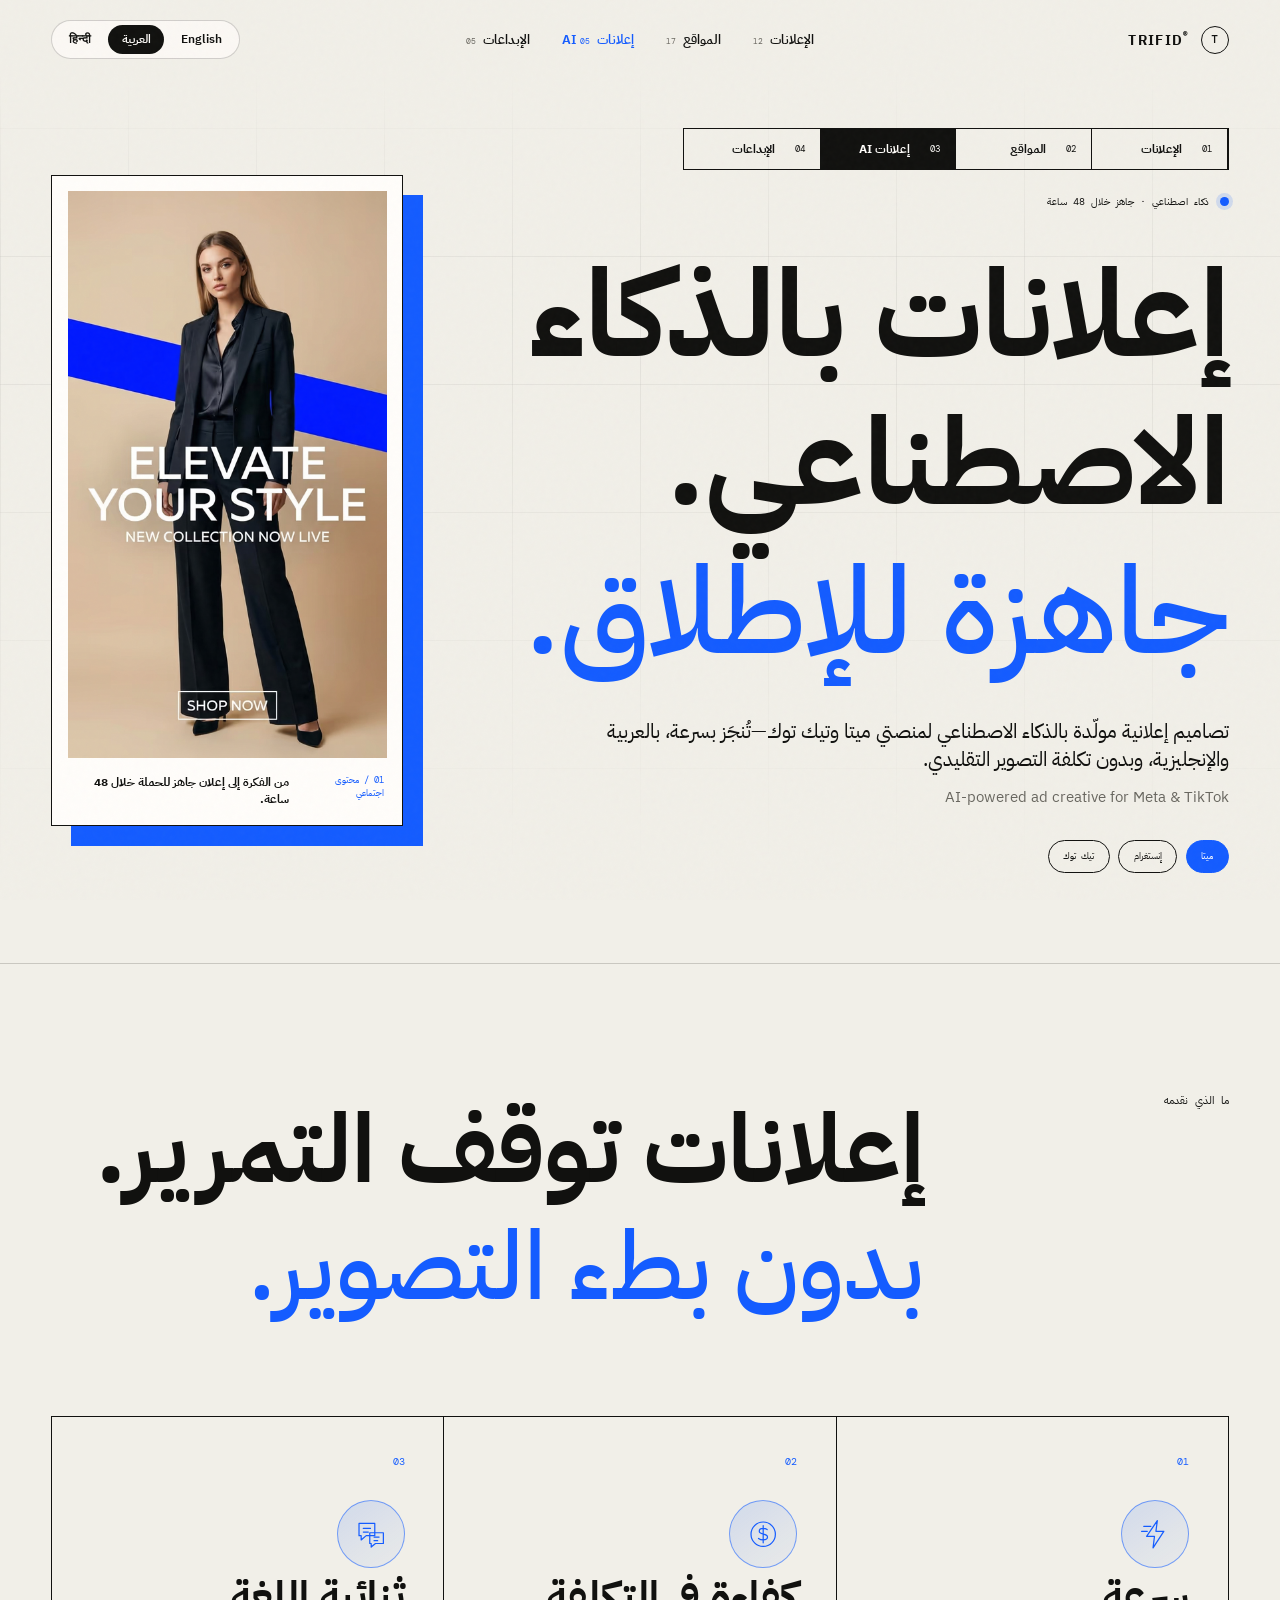
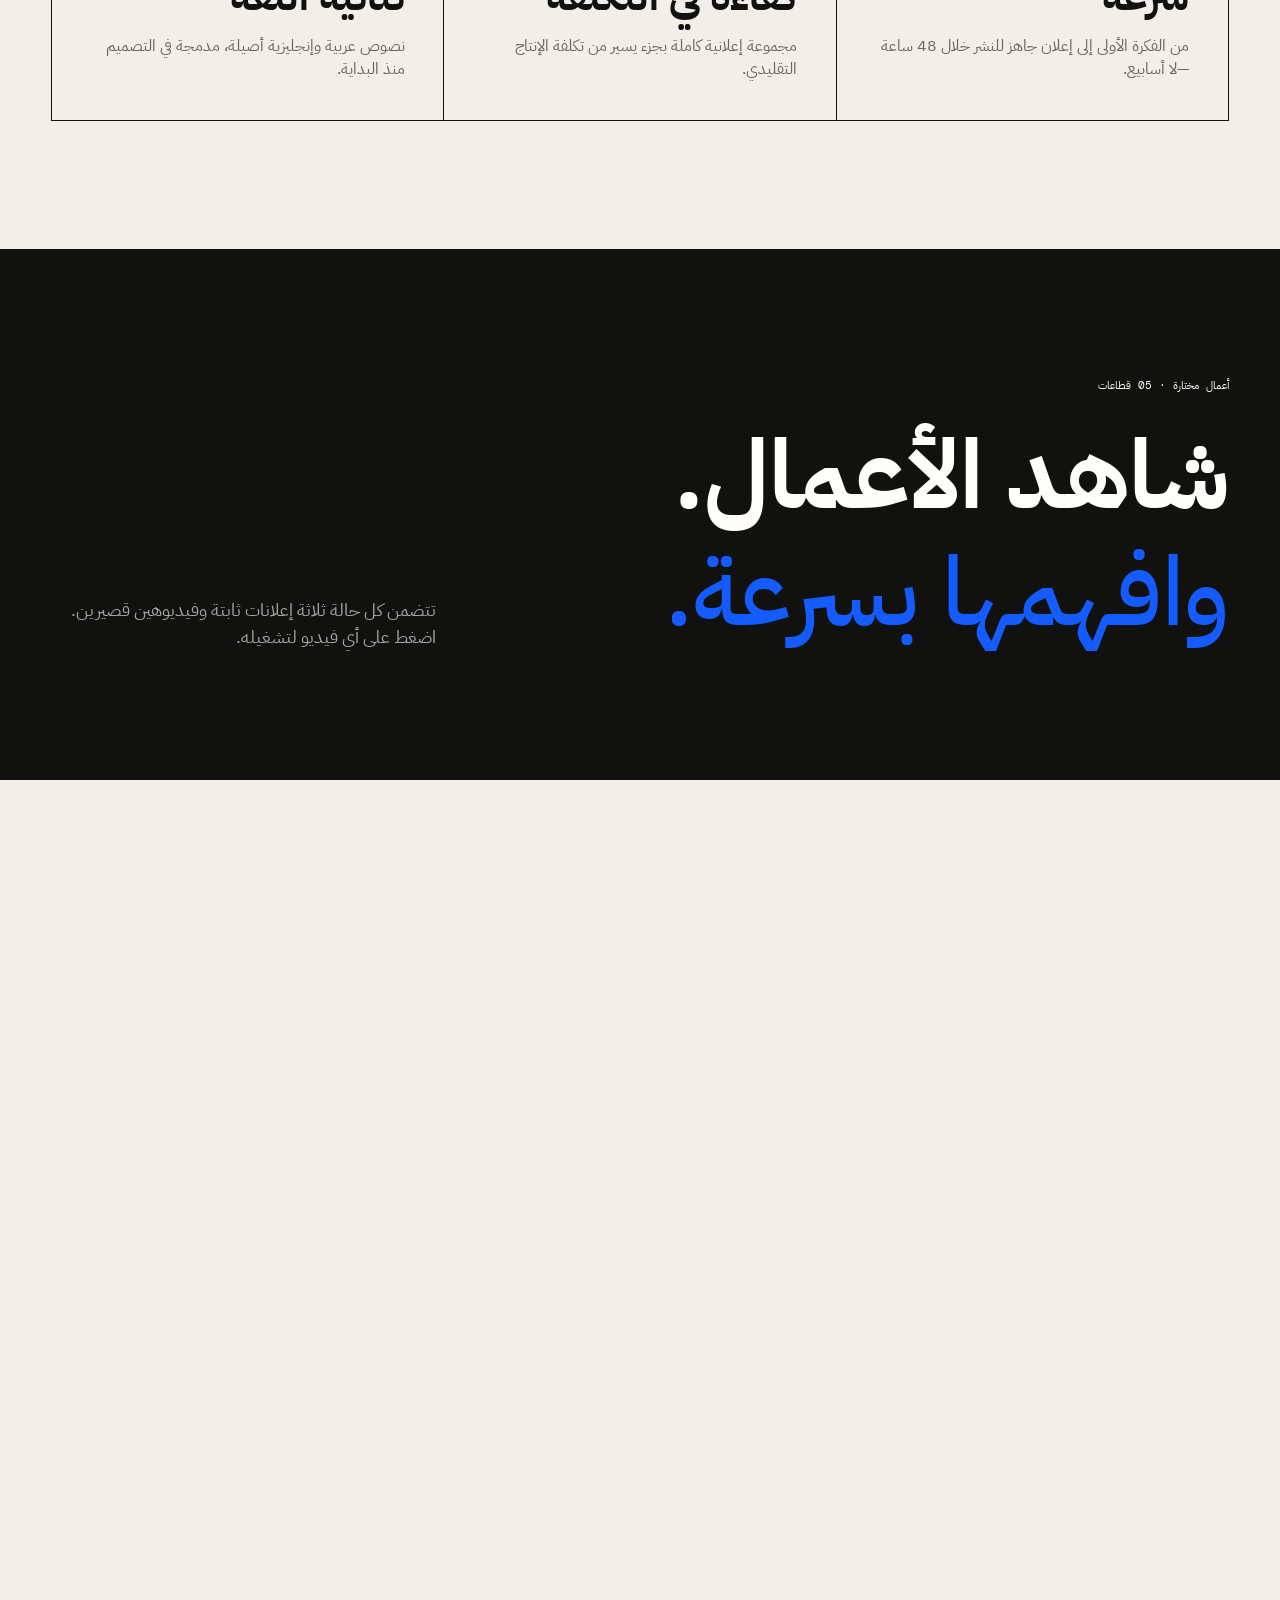
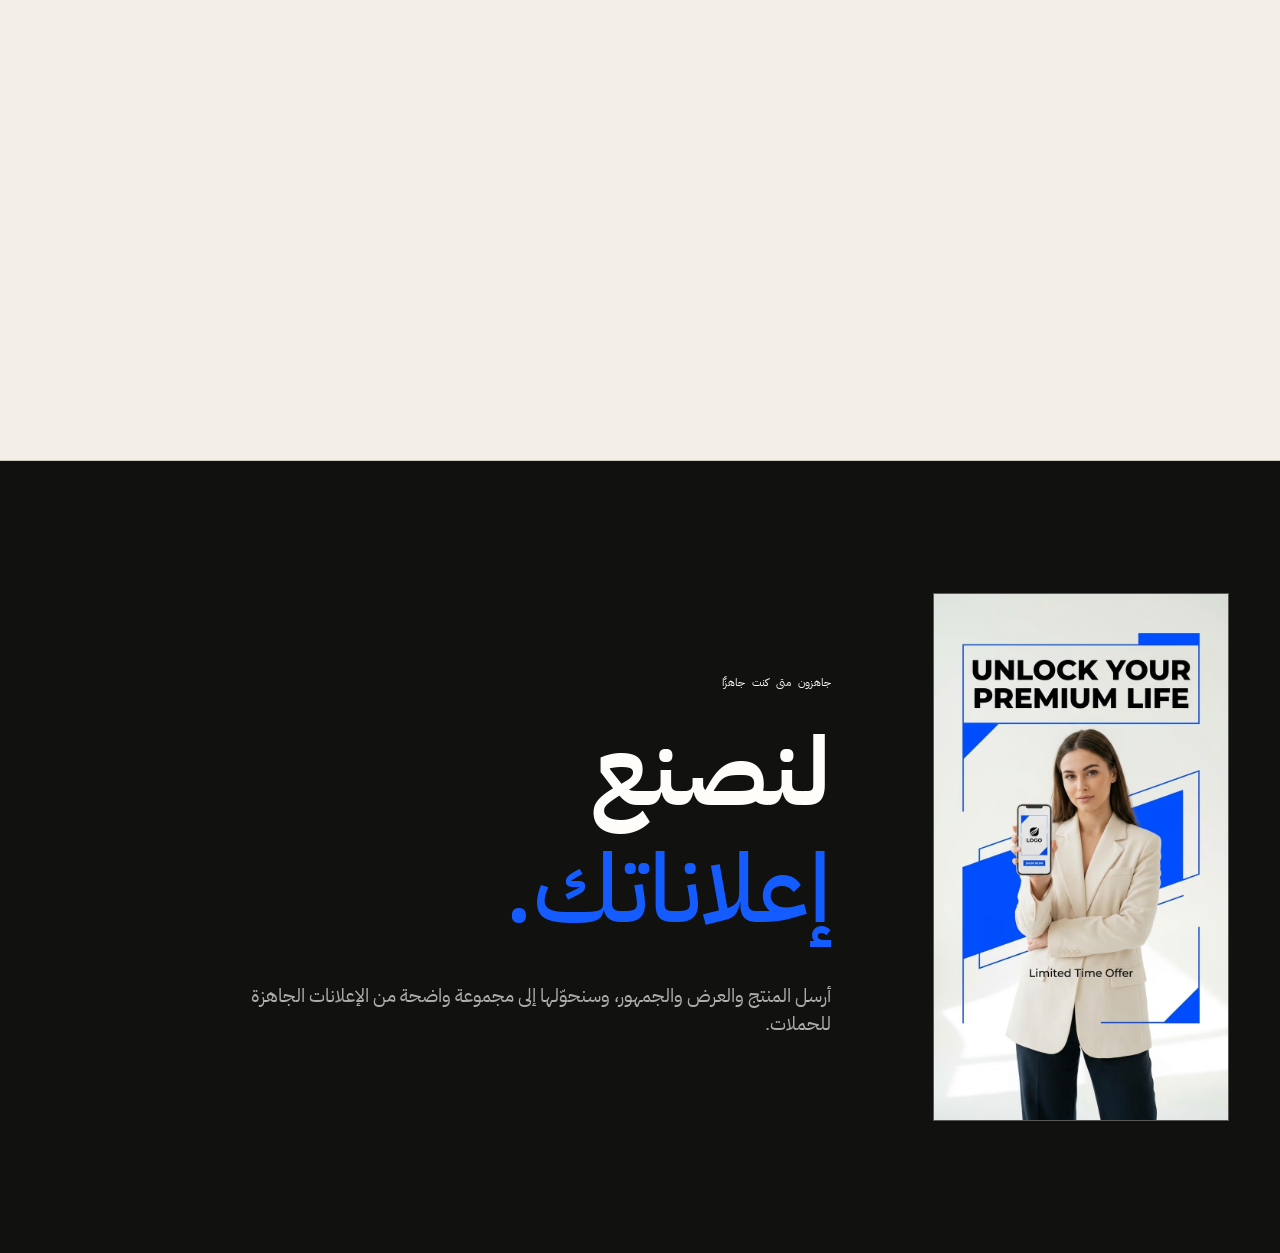
<file: ai-ads-ar.html>
<!doctype html>
<html lang="ar" dir="rtl">
  <head>
    <meta charset="UTF-8" />
    <meta name="viewport" content="width=device-width, initial-scale=1, viewport-fit=cover" />
    <meta name="theme-color" content="#07142f" />
    <meta name="apple-mobile-web-app-capable" content="yes" />
    <meta name="apple-mobile-web-app-status-bar-style" content="black-translucent" />
    <meta
      name="description"
      content="دراسات حالة لإعلانات مولّدة بالذكاء الاصطناعي من ترايفيد ميديا في التجارة الإلكترونية والأغذية والمشروبات والعقارات والضيافة والرعاية الصحية."
    />
    <title>إعلانات الذكاء الاصطناعي — ترايفيد ميديا</title>
    <link rel="alternate" hreflang="en" href="https://trifid-case-studies.vercel.app/ai-ads.html" />
    <link rel="alternate" hreflang="ar" href="https://trifid-case-studies.vercel.app/ai-ads-ar.html" />
    <link rel="alternate" hreflang="hi" href="https://trifid-case-studies.vercel.app/ai-ads-hi.html" />
    <link rel="icon" href="favicon.svg" type="image/svg+xml" />
    <script>document.documentElement.classList.add("js");</script>
    <link rel="preconnect" href="https://fonts.googleapis.com" />
    <link rel="preconnect" href="https://fonts.gstatic.com" crossorigin />
    <link
      href="https://fonts.googleapis.com/css2?family=DM+Mono:wght@300;400;500&amp;family=IBM+Plex+Sans+Arabic:wght@400;500;600;700&amp;family=Inter+Tight:ital,wght@0,400;0,500;0,600;0,700;0,800;1,500&amp;display=swap"
      rel="stylesheet"
    />
    <link rel="stylesheet" href="styles.css" />
    <script src="script.js" defer></script>
  </head>
  <body class="ai-ads-page">
    <a class="skip-link" href="#main">تخطَّ إلى المحتوى</a>

    <header class="site-header" data-header>
      <a class="brand" href="index-ar.html" aria-label="الصفحة الرئيسية لترايفيد ميديا">
        <span class="brand-mark" aria-hidden="true">T</span>
        <span dir="ltr">TRIFID<sup>®</sup></span>
      </a>

      <nav class="desktop-nav" aria-label="التنقل الرئيسي">
        <a href="index-ar.html">الإعلانات <small>12</small></a>
        <a href="websites-ar.html">المواقع <small>17</small></a>
        <a href="ai-ads-ar.html" class="active">إعلانات AI <small>05</small></a>
        <a href="creatives-ar.html">الإبداعات <small>05</small></a>
      </nav>

      <div class="lang-switch-group" role="group" aria-label="اللغة">
        <a class="lang-switch" href="ai-ads.html" lang="en" hreflang="en" dir="ltr" aria-label="View this site in English">English</a>
        <a class="lang-switch active" href="ai-ads-ar.html" lang="ar" hreflang="ar" aria-current="true">العربية</a>
        <a class="lang-switch" href="ai-ads-hi.html" lang="hi" hreflang="hi" dir="ltr" aria-label="यह साइट हिन्दी में देखें">हिन्दी</a>
      </div>
    </header>

    <main id="main">
      <section class="ai-hero" id="top">
        <div class="hero-grid" aria-hidden="true"></div>
        <div class="ai-hero__copy">
          <div class="collection-tabs reveal" aria-label="مجموعات دراسات الحالة">
            <a href="index-ar.html"><span>01</span> الإعلانات</a>
            <a href="websites-ar.html"><span>02</span> المواقع</a>
            <a class="active" href="ai-ads-ar.html"><span>03</span> إعلانات AI</a>
            <a href="creatives-ar.html"><span>04</span> الإبداعات</a>
          </div>
          <div class="eyebrow reveal"><span></span> ذكاء اصطناعي · جاهز خلال 48 ساعة</div>
          <h1 class="reveal reveal-delay-1">إعلانات بالذكاء الاصطناعي.<br /><em>جاهزة للإطلاق.</em></h1>
          <p class="ai-hero__lede reveal reveal-delay-2">
            تصاميم إعلانية مولّدة بالذكاء الاصطناعي لمنصتي ميتا وتيك توك—تُنجَز بسرعة، بالعربية والإنجليزية، وبدون تكلفة التصوير التقليدي.
          </p>
          <p class="ai-hero__arabic reveal reveal-delay-2" lang="en" dir="ltr">AI-powered ad creative for Meta &amp; TikTok</p>
          <div class="ai-platforms reveal reveal-delay-3" aria-label="المنصات المدعومة">
            <span>ميتا</span><span>إنستغرام</span><span>تيك توك</span>
          </div>
        </div>

        <figure class="ai-hero__visual reveal reveal-delay-2">
          <picture>
            <source media="(max-width: 700px)" srcset="assets/ai-ads/cover-hero-480.avif" />
            <img src="assets/ai-ads/cover-hero-960.avif" alt="إعلان أزياء مولّد بالذكاء الاصطناعي من إنتاج ترايفيد ميديا" width="768" height="1376" fetchpriority="high" />
          </picture>
          <figcaption><span>01 / محتوى اجتماعي</span><strong>من الفكرة إلى إعلان جاهز للحملة خلال 48 ساعة.</strong></figcaption>
        </figure>
      </section>

      <section class="ai-promise" aria-labelledby="ai-promise-title">
        <div class="ai-promise__intro reveal">
          <span class="section-index">ما الذي نقدمه</span>
          <h2 id="ai-promise-title">إعلانات توقف التمرير.<br /><em>بدون بطء التصوير.</em></h2>
        </div>
        <div class="ai-promise__grid">
          <article class="reveal">
            <span>01</span>
            <div class="ai-promise__icon" aria-hidden="true">
              <svg viewBox="0 0 48 48" fill="none"><path d="M27 5 12 27h11l-2 16 15-23H25l2-15Z"/><path d="M8 13h10M5 20h8"/></svg>
            </div>
            <h3>سرعة</h3>
            <p>من الفكرة الأولى إلى إعلان جاهز للنشر خلال 48 ساعة—لا أسابيع.</p>
          </article>
          <article class="reveal reveal-delay-1">
            <span>02</span>
            <div class="ai-promise__icon" aria-hidden="true">
              <svg viewBox="0 0 48 48" fill="none"><circle cx="24" cy="24" r="17"/><path d="M29.5 17.5c-1.5-1-3.3-1.5-5.5-1.5-3.3 0-5.5 1.7-5.5 4 0 5.5 11.5 2.2 11.5 8 0 2.4-2.3 4-6 4-2.7 0-4.8-.7-6.5-2M24 12v24"/></svg>
            </div>
            <h3>كفاءة في التكلفة</h3>
            <p>مجموعة إعلانية كاملة بجزء يسير من تكلفة الإنتاج التقليدي.</p>
          </article>
          <article class="reveal reveal-delay-2">
            <span>03</span>
            <div class="ai-promise__icon" aria-hidden="true">
              <svg viewBox="0 0 48 48" fill="none"><path d="M7 9h22v17H17l-7 6v-6H7V9Z"/><path d="M22 22h19v15H30l-6 5v-5h-2V22ZM13 16h10M13 21h7M28 28h7M28 33h5"/></svg>
            </div>
            <h3>ثنائية اللغة</h3>
            <p>نصوص عربية وإنجليزية أصيلة، مدمجة في التصميم منذ البداية.</p>
          </article>
        </div>
      </section>

      <section class="ai-work-intro" id="work">
        <div class="reveal">
          <span class="section-index">أعمال مختارة · 05 قطاعات</span>
          <h2>شاهد الأعمال.<br /><em>وافهمها بسرعة.</em></h2>
        </div>
        <p class="reveal reveal-delay-1">تتضمن كل حالة ثلاثة إعلانات ثابتة وفيديوهين قصيرين. اضغط على أي فيديو لتشغيله.</p>
      </section>

      <section class="ai-industry" aria-labelledby="ecommerce-title">
        <div class="ai-industry__head reveal">
          <div><span>01 / 05</span><h2 id="ecommerce-title">التجارة الإلكترونية</h2></div>
          <p>إطلاق المنتجات، والعروض، وإعلانات بأسلوب محتوى المستخدمين.<br /><span lang="en" dir="ltr">Product launches, offers, and UGC-style ads</span></p>
        </div>
        <div class="ai-media-grid reveal">
          <figure class="ai-media-card ai-media-card--square"><img src="assets/ai-ads/ecom-new-1.avif" alt="حملة مولّدة بالذكاء الاصطناعي لمنتج عناية بالبشرة بلون كوبالت" width="960" height="960" loading="lazy" decoding="async" /><figcaption>صورة · 1:1</figcaption></figure>
          <figure class="ai-media-card ai-media-card--square"><img src="assets/ai-ads/ecom-new-2.avif" alt="حملة مولّدة بالذكاء الاصطناعي لساعة ذكية فاخرة" width="960" height="960" loading="lazy" decoding="async" /><figcaption>صورة · 1:1</figcaption></figure>
          <figure class="ai-media-card ai-media-card--portrait"><img src="assets/ai-ads/ecom-new-3.avif" alt="حملة مولّدة بالذكاء الاصطناعي لمنتج تقني للسفر" width="720" height="1280" loading="lazy" decoding="async" /><figcaption>صورة · 9:16</figcaption></figure>
          <figure class="ai-media-card ai-media-card--portrait ai-video-card">
            <video data-lazy-video muted loop playsinline preload="none" poster="assets/ai-ads/ecom-vid-1-poster.webp" aria-label="فيديو أحذية رياضية بأسلوب محتوى المستخدمين مولّد بالذكاء الاصطناعي"><source data-src="assets/ai-ads/ecom-vid-1.mp4" type="video/mp4" /></video>
            <button class="ai-video-toggle" type="button" data-video-toggle aria-label="تشغيل فيديو الأحذية الرياضية"><span>▶</span><b>تشغيل الفيديو</b></button><figcaption>فيديو · 9:16</figcaption>
          </figure>
          <figure class="ai-media-card ai-media-card--square ai-video-card">
            <video data-lazy-video muted loop playsinline preload="none" poster="assets/ai-ads/ecom-vid-2-poster.webp" aria-label="فيديو إعلاني لساعة ذكية مولّد بالذكاء الاصطناعي"><source data-src="assets/ai-ads/ecom-vid-2.mp4" type="video/mp4" /></video>
            <button class="ai-video-toggle" type="button" data-video-toggle aria-label="تشغيل فيديو الساعة الذكية"><span>▶</span><b>تشغيل الفيديو</b></button><figcaption>فيديو · 1:1</figcaption>
          </figure>
        </div>
      </section>

      <section class="ai-industry ai-industry--tint" aria-labelledby="food-title">
        <div class="ai-industry__head reveal">
          <div><span>02 / 05</span><h2 id="food-title">الأغذية والمشروبات</h2></div>
          <p>قوائم الطعام، وعروض التوصيل، والأطباق المميزة.<br /><span lang="en" dir="ltr">Menus, delivery offers, and product specials</span></p>
        </div>
        <div class="ai-media-grid reveal">
          <figure class="ai-media-card ai-media-card--portrait"><img src="assets/ai-ads/food-new-1.avif" alt="حملة مولّدة بالذكاء الاصطناعي لمطعم برغر فاخر" width="720" height="1280" loading="lazy" decoding="async" /><figcaption>صورة · 9:16</figcaption></figure>
          <figure class="ai-media-card ai-media-card--square"><img src="assets/ai-ads/food-new-2.avif" alt="حملة مولّدة بالذكاء الاصطناعي للاتيه إسباني مثلّج" width="960" height="960" loading="lazy" decoding="async" /><figcaption>صورة · 1:1</figcaption></figure>
          <figure class="ai-media-card ai-media-card--portrait"><img src="assets/ai-ads/food-new-3.avif" alt="حملة مولّدة بالذكاء الاصطناعي لمطعم شرق أوسطي" width="720" height="1280" loading="lazy" decoding="async" /><figcaption>صورة · 9:16</figcaption></figure>
          <figure class="ai-media-card ai-media-card--square ai-video-card">
            <video data-lazy-video muted loop playsinline preload="none" poster="assets/ai-ads/fnb-vid-2-poster.webp" aria-label="فيديو إعلاني مربّع للأطعمة مولّد بالذكاء الاصطناعي"><source data-src="assets/ai-ads/fnb-vid-2.mp4" type="video/mp4" /></video>
            <button class="ai-video-toggle" type="button" data-video-toggle aria-label="تشغيل فيديو الأغذية والمشروبات المربّع"><span>▶</span><b>تشغيل الفيديو</b></button><figcaption>فيديو · 1:1</figcaption>
          </figure>
          <figure class="ai-media-card ai-media-card--portrait ai-video-card">
            <video data-lazy-video muted loop playsinline preload="none" poster="assets/ai-ads/fnb-vid-1-poster.webp" aria-label="فيديو إعلاني عمودي للأطعمة مولّد بالذكاء الاصطناعي"><source data-src="assets/ai-ads/fnb-vid-1.mp4" type="video/mp4" /></video>
            <button class="ai-video-toggle" type="button" data-video-toggle aria-label="تشغيل فيديو الأغذية والمشروبات العمودي"><span>▶</span><b>تشغيل الفيديو</b></button><figcaption>فيديو · 9:16</figcaption>
          </figure>
        </div>
      </section>

      <section class="ai-industry" aria-labelledby="realestate-title">
        <div class="ai-industry__head reveal">
          <div><span>03 / 05</span><h2 id="realestate-title">العقارات</h2></div>
          <p>الوحدات المعروضة، والكشف عن المشاريع، والجولات الافتراضية.<br /><span lang="en" dir="ltr">Listings, project reveals, and virtual tours</span></p>
        </div>
        <div class="ai-media-grid reveal">
          <figure class="ai-media-card ai-media-card--portrait"><img src="assets/ai-ads/re-img-1-480.avif" alt="إعلان عقاري لوحدة معروضة مولّد بالذكاء الاصطناعي" width="480" height="849" loading="lazy" decoding="async" /><figcaption>صورة · 9:16</figcaption></figure>
          <figure class="ai-media-card ai-media-card--square"><img src="assets/ai-ads/re-img-2-960.avif" alt="إعلان كشف عن مشروع عقاري مولّد بالذكاء الاصطناعي" width="960" height="960" loading="lazy" decoding="async" /><figcaption>صورة · 1:1</figcaption></figure>
          <figure class="ai-media-card ai-media-card--portrait"><img src="assets/ai-ads/re-img-3-480.avif" alt="إعلان لعقار فاخر مولّد بالذكاء الاصطناعي" width="480" height="849" loading="lazy" decoding="async" /><figcaption>صورة · 9:16</figcaption></figure>
          <figure class="ai-media-card ai-media-card--square ai-video-card">
            <video data-lazy-video muted loop playsinline preload="none" poster="assets/ai-ads/re-vid-2-poster.webp" aria-label="فيديو عقاري مربّع مولّد بالذكاء الاصطناعي"><source data-src="assets/ai-ads/re-vid-2.mp4" type="video/mp4" /></video>
            <button class="ai-video-toggle" type="button" data-video-toggle aria-label="تشغيل الفيديو العقاري المربّع"><span>▶</span><b>تشغيل الفيديو</b></button><figcaption>فيديو · 1:1</figcaption>
          </figure>
          <figure class="ai-media-card ai-media-card--portrait ai-video-card">
            <video data-lazy-video muted loop playsinline preload="none" poster="assets/ai-ads/re-vid-1-poster.webp" aria-label="فيديو عقاري عمودي مولّد بالذكاء الاصطناعي"><source data-src="assets/ai-ads/re-vid-1.mp4" type="video/mp4" /></video>
            <button class="ai-video-toggle" type="button" data-video-toggle aria-label="تشغيل الفيديو العقاري العمودي"><span>▶</span><b>تشغيل الفيديو</b></button><figcaption>فيديو · 9:16</figcaption>
          </figure>
        </div>
      </section>

      <section class="ai-industry ai-industry--dark" aria-labelledby="hospitality-title">
        <div class="ai-industry__head reveal">
          <div><span>04 / 05</span><h2 id="hospitality-title">الضيافة</h2></div>
          <p>فنادق ومنتجعات وتجارب تُحجَز بالكامل.<br /><span lang="en" dir="ltr">Hotels, resorts, and experiences that sell out</span></p>
        </div>
        <div class="ai-media-grid reveal">
          <figure class="ai-media-card ai-media-card--portrait"><img src="assets/ai-ads/hospitality-new-1.avif" alt="حملة مولّدة بالذكاء الاصطناعي لردهة فندق بوتيكي" width="720" height="1280" loading="lazy" decoding="async" /><figcaption>صورة · 9:16</figcaption></figure>
          <figure class="ai-media-card ai-media-card--square"><img src="assets/ai-ads/hospitality-new-2.avif" alt="حملة مولّدة بالذكاء الاصطناعي لمنتجع ساحلي" width="960" height="960" loading="lazy" decoding="async" /><figcaption>صورة · 1:1</figcaption></figure>
          <figure class="ai-media-card ai-media-card--portrait"><img src="assets/ai-ads/hosp-img-3-480.avif" alt="إعلان تجربة ضيافة مولّد بالذكاء الاصطناعي" width="480" height="849" loading="lazy" decoding="async" /><figcaption>صورة · 9:16</figcaption></figure>
          <figure class="ai-media-card ai-media-card--square ai-video-card">
            <video data-lazy-video muted loop playsinline preload="none" poster="assets/ai-ads/hosp-vid-1-poster.webp" aria-label="فيديو ضيافة مربّع مولّد بالذكاء الاصطناعي"><source data-src="assets/ai-ads/hosp-vid-1.mp4" type="video/mp4" /></video>
            <button class="ai-video-toggle" type="button" data-video-toggle aria-label="تشغيل فيديو الضيافة المربّع"><span>▶</span><b>تشغيل الفيديو</b></button><figcaption>فيديو · 1:1</figcaption>
          </figure>
          <figure class="ai-media-card ai-media-card--portrait ai-video-card">
            <video data-lazy-video muted loop playsinline preload="none" poster="assets/ai-ads/hosp-vid-2-poster.webp" aria-label="فيديو ضيافة عمودي مولّد بالذكاء الاصطناعي"><source data-src="assets/ai-ads/hosp-vid-2.mp4" type="video/mp4" /></video>
            <button class="ai-video-toggle" type="button" data-video-toggle aria-label="تشغيل فيديو الضيافة العمودي"><span>▶</span><b>تشغيل الفيديو</b></button><figcaption>فيديو · 9:16</figcaption>
          </figure>
        </div>
      </section>

      <section class="ai-industry" aria-labelledby="healthcare-title">
        <div class="ai-industry__head reveal">
          <div><span>05 / 05</span><h2 id="healthcare-title">الرعاية الصحية</h2></div>
          <p>عيادات، وطب أسنان، وعافية—بلمسة إنسانية.<br /><span lang="en" dir="ltr">Clinics, dental, and wellness—with a human touch</span></p>
        </div>
        <div class="ai-media-grid reveal">
          <figure class="ai-media-card ai-media-card--portrait"><img src="assets/ai-ads/hc-img-1-480.avif" alt="إعلان عيادة مولّد بالذكاء الاصطناعي" width="480" height="849" loading="lazy" decoding="async" /><figcaption>صورة · 9:16</figcaption></figure>
          <figure class="ai-media-card ai-media-card--square"><img src="assets/ai-ads/healthcare-new-2.avif" alt="حملة استشارة مرضى مولّدة بالذكاء الاصطناعي" width="960" height="960" loading="lazy" decoding="async" /><figcaption>صورة · 1:1</figcaption></figure>
          <figure class="ai-media-card ai-media-card--portrait"><img src="assets/ai-ads/hc-img-3-480.avif" alt="إعلان عافية مولّد بالذكاء الاصطناعي" width="480" height="849" loading="lazy" decoding="async" /><figcaption>صورة · 9:16</figcaption></figure>
          <figure class="ai-media-card ai-media-card--square ai-video-card">
            <video data-lazy-video muted loop playsinline preload="none" poster="assets/ai-ads/hc-vid-2-poster.webp" aria-label="فيديو رعاية صحية مربّع مولّد بالذكاء الاصطناعي"><source data-src="assets/ai-ads/hc-vid-2.mp4" type="video/mp4" /></video>
            <button class="ai-video-toggle" type="button" data-video-toggle aria-label="تشغيل فيديو الرعاية الصحية المربّع"><span>▶</span><b>تشغيل الفيديو</b></button><figcaption>فيديو · 1:1</figcaption>
          </figure>
          <figure class="ai-media-card ai-media-card--portrait ai-video-card">
            <video data-lazy-video muted loop playsinline preload="none" poster="assets/ai-ads/hc-vid-1-poster.webp" aria-label="فيديو رعاية صحية عمودي مولّد بالذكاء الاصطناعي"><source data-src="assets/ai-ads/hc-vid-1.mp4" type="video/mp4" /></video>
            <button class="ai-video-toggle" type="button" data-video-toggle aria-label="تشغيل فيديو الرعاية الصحية العمودي"><span>▶</span><b>تشغيل الفيديو</b></button><figcaption>فيديو · 9:16</figcaption>
          </figure>
        </div>
      </section>

      <section class="ai-closing" id="contact">
        <img src="assets/ai-ads/closing-hero-960.avif" alt="إعلان مولّد بالذكاء الاصطناعي من إنتاج ترايفيد ميديا" width="768" height="1376" loading="lazy" decoding="async" />
        <div class="ai-closing__copy reveal">
          <span class="section-index">جاهزون متى كنت جاهزًا</span>
          <h2>لنصنع<br /><em>إعلاناتك.</em></h2>
          <p>أرسل المنتج والعرض والجمهور، وسنحوّلها إلى مجموعة واضحة من الإعلانات الجاهزة للحملات.</p>
        </div>
      </section>
    </main>
  </body>
</html>
</file>
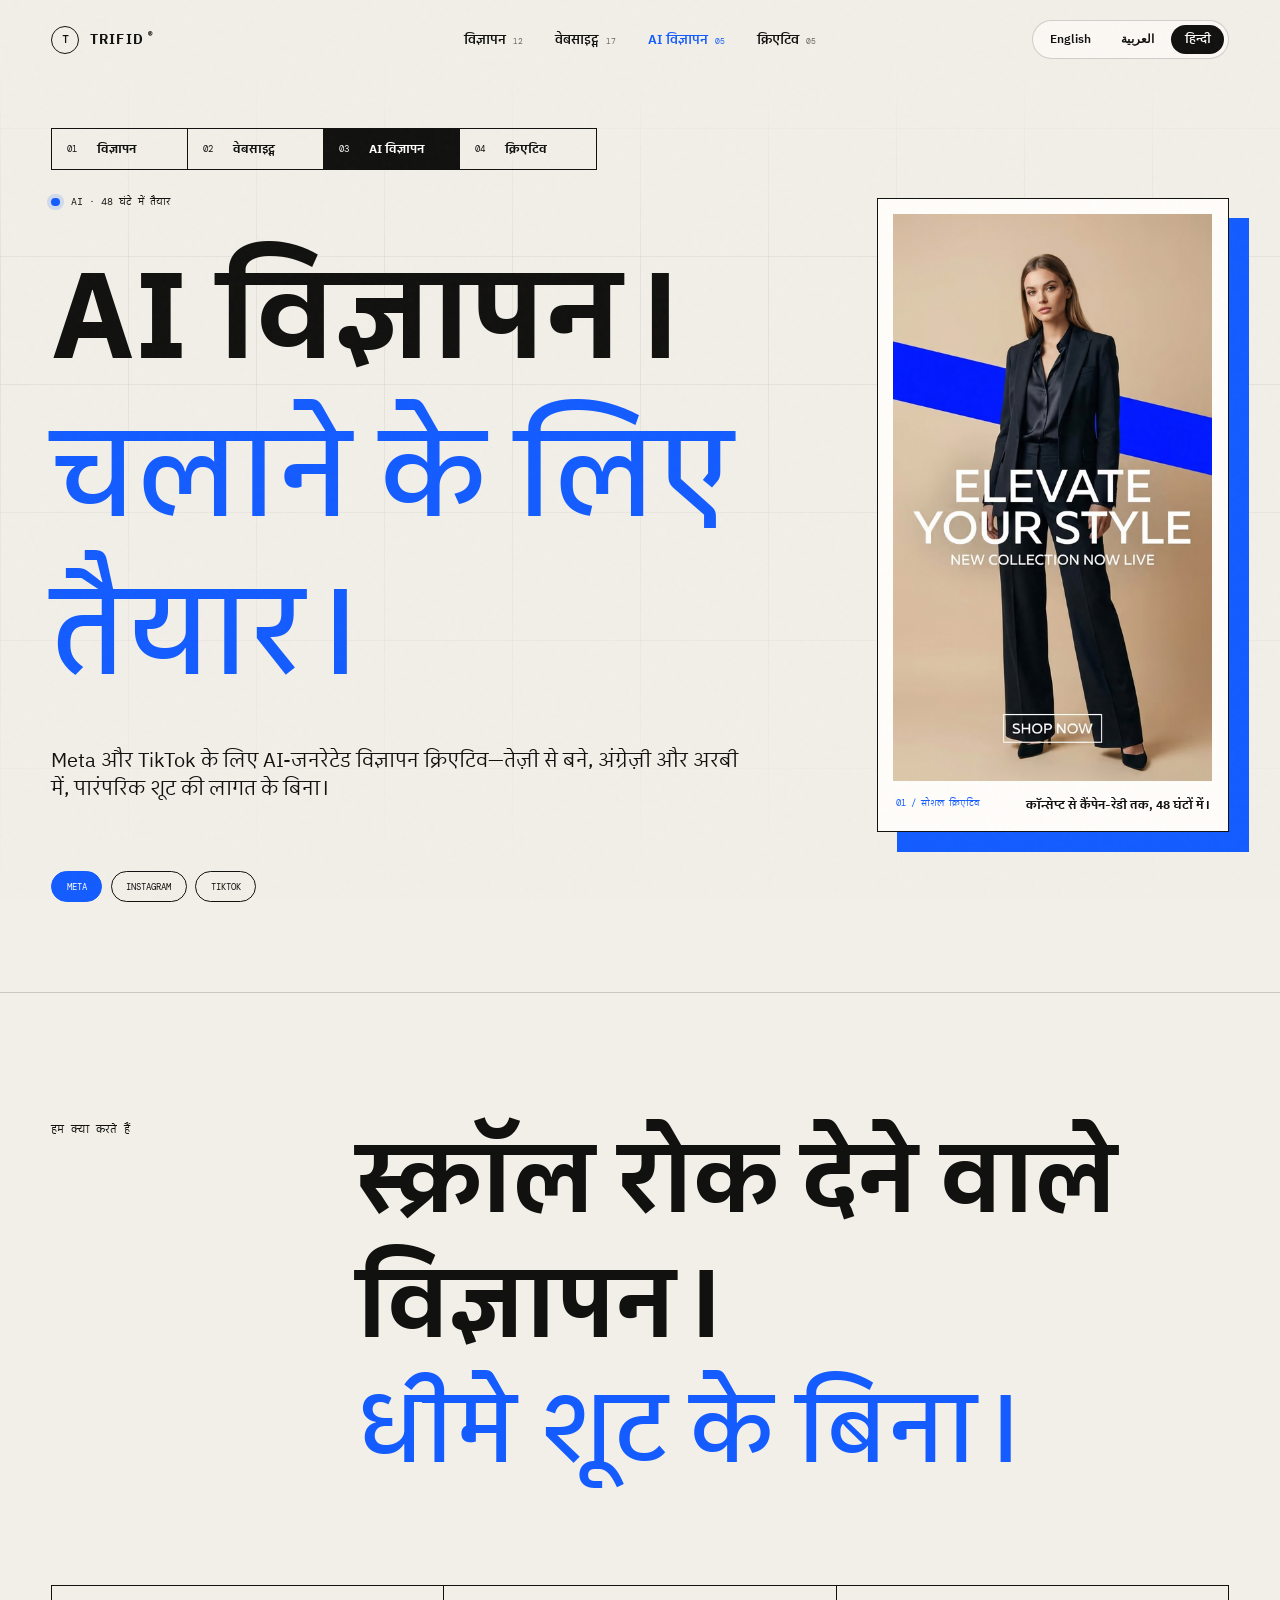
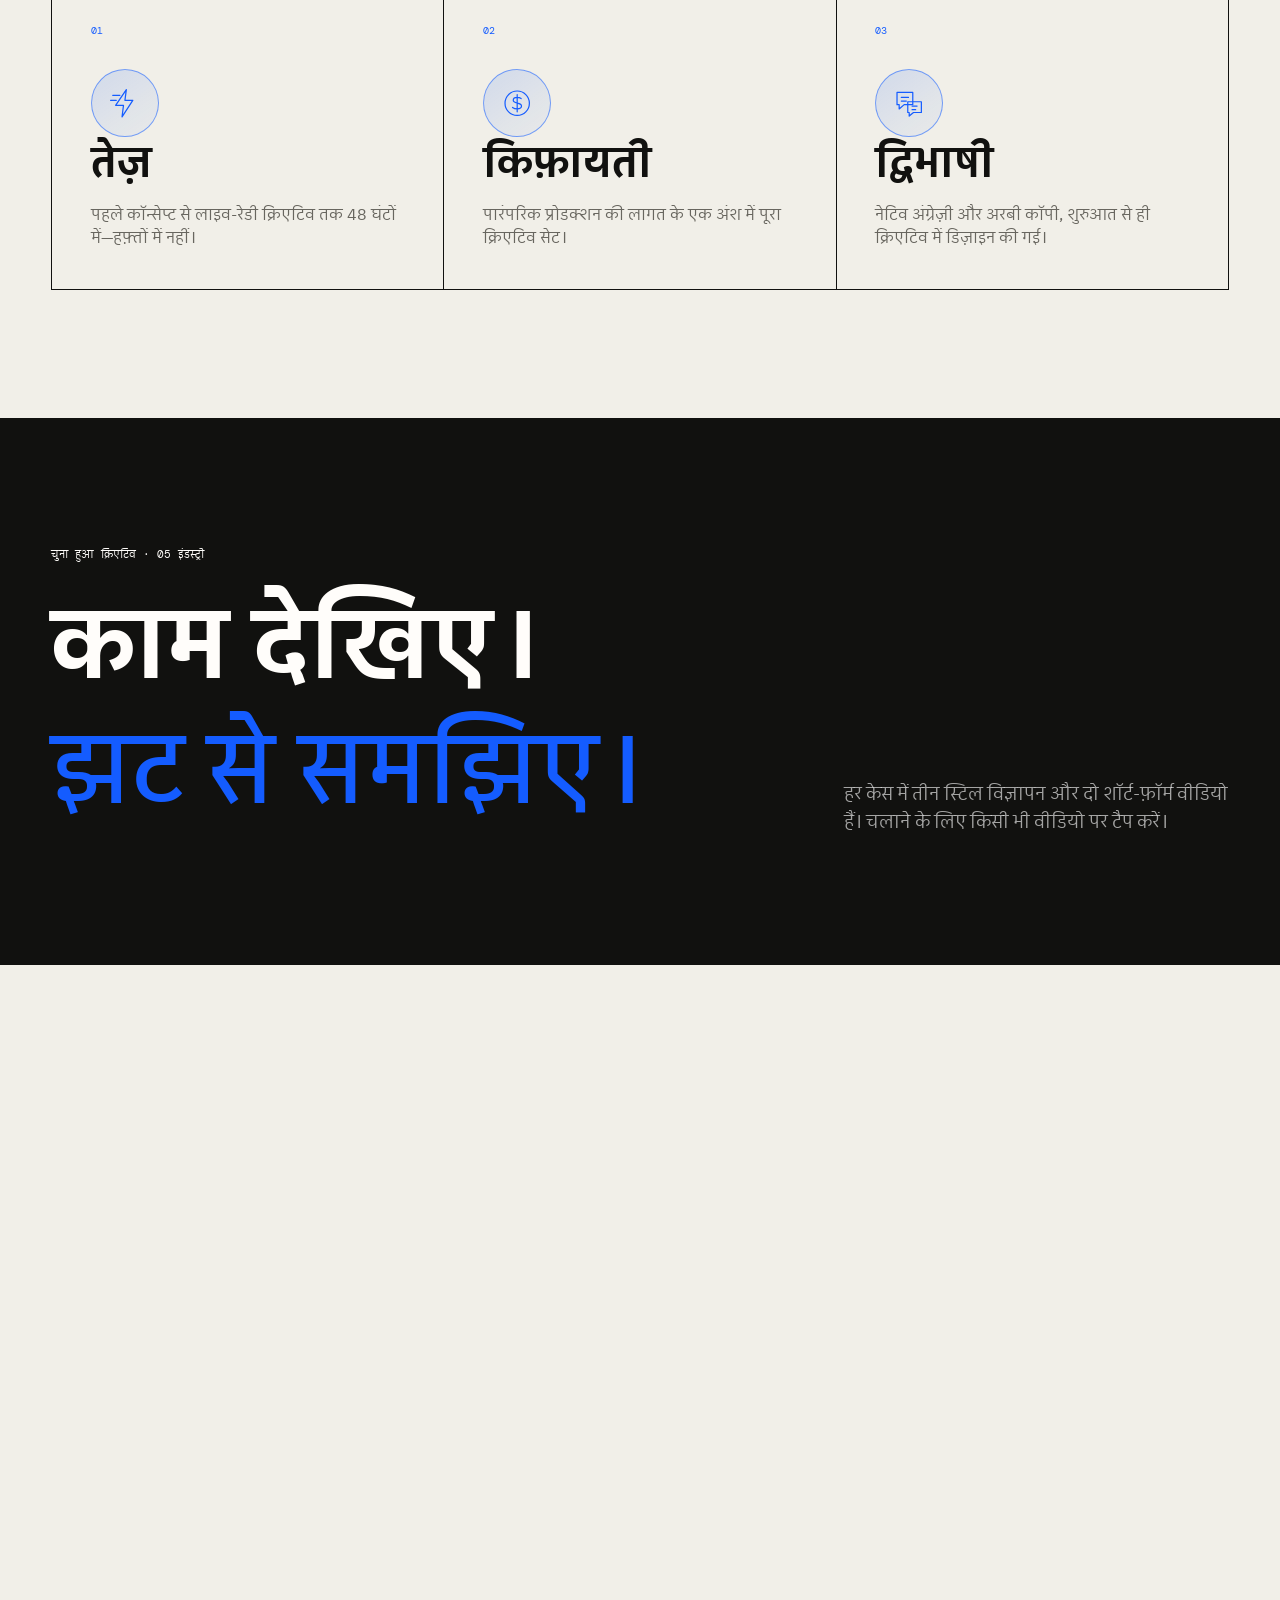
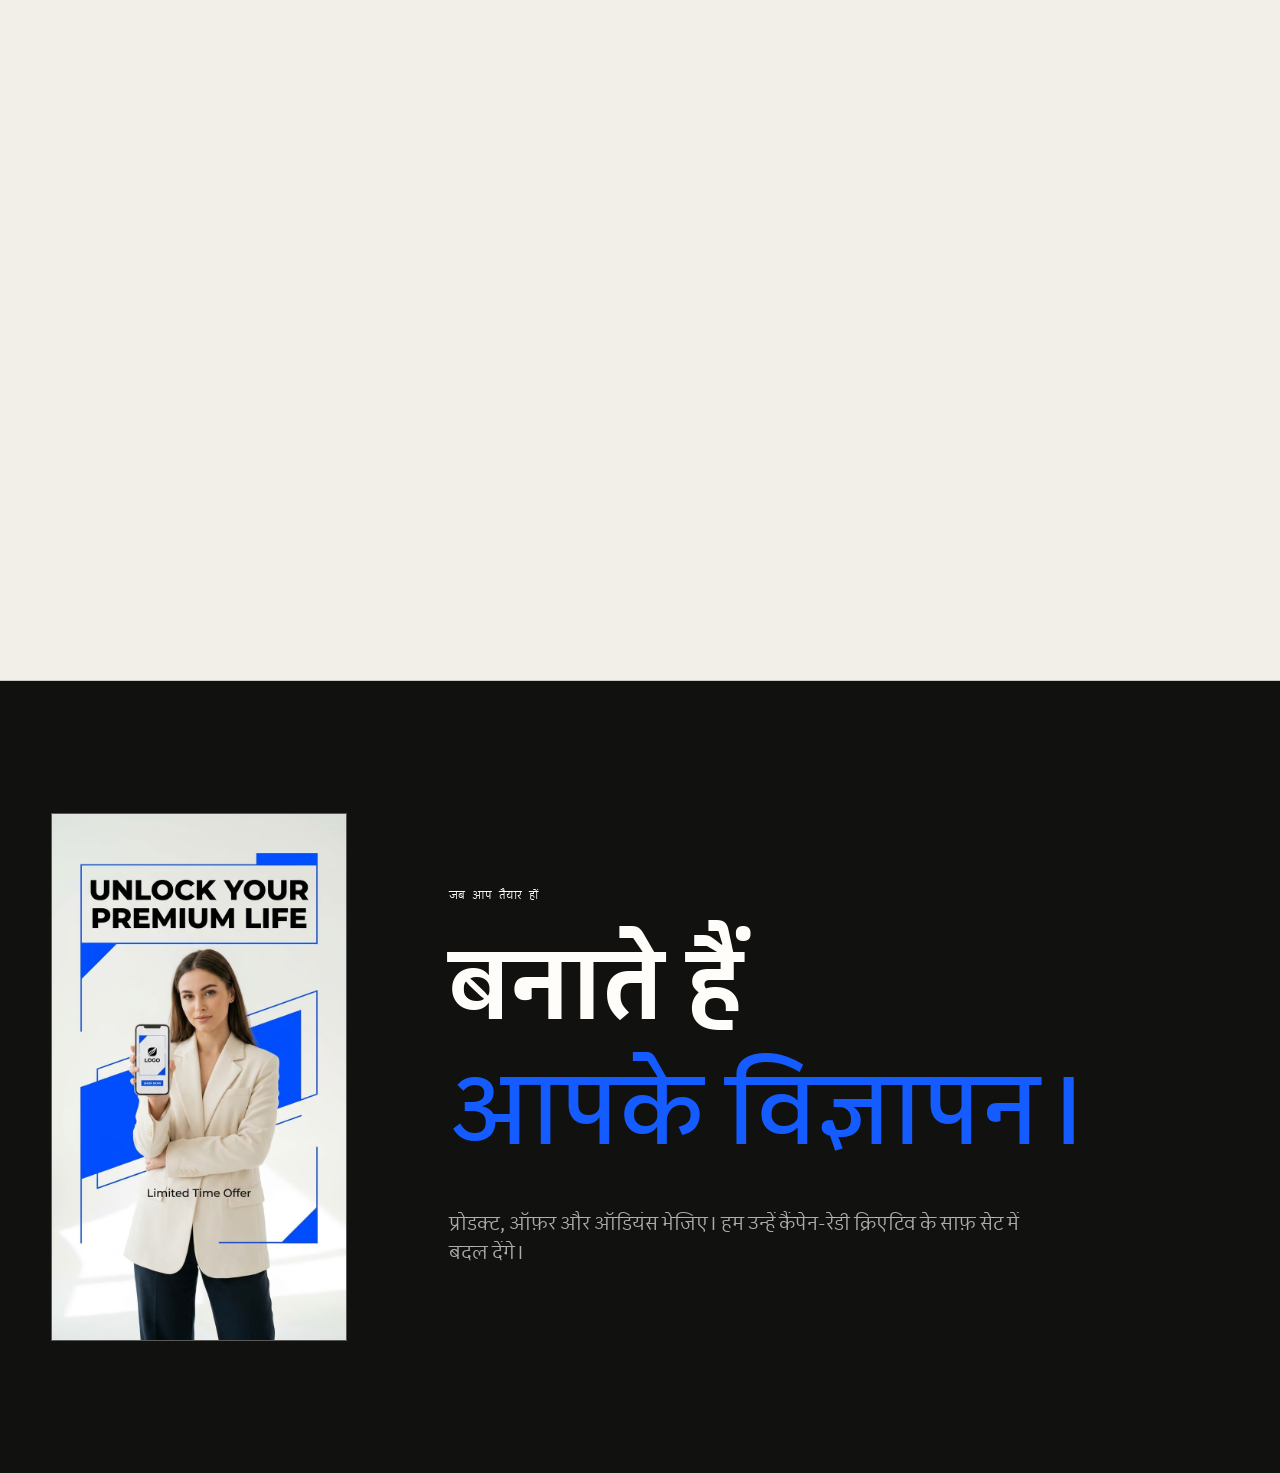
<file: ai-ads-hi.html>
<!doctype html>
<html lang="hi">
  <head>
    <meta charset="UTF-8" />
    <meta name="viewport" content="width=device-width, initial-scale=1, viewport-fit=cover" />
    <meta name="theme-color" content="#07142f" />
    <meta name="apple-mobile-web-app-capable" content="yes" />
    <meta name="apple-mobile-web-app-status-bar-style" content="black-translucent" />
    <meta
      name="description"
      content="ट्राइफ़िड मीडिया की AI-जनरेटेड विज्ञापन क्रिएटिव केस स्टडीज़ — ई-कॉमर्स, फ़ूड एंड बेवरेज, रियल एस्टेट, हॉस्पिटैलिटी और हेल्थकेयर।"
    />
    <title>AI विज्ञापन — ट्राइफ़िड मीडिया</title>
    <link rel="alternate" hreflang="en" href="https://trifid-case-studies.vercel.app/ai-ads.html" />
    <link rel="alternate" hreflang="ar" href="https://trifid-case-studies.vercel.app/ai-ads-ar.html" />
    <link rel="alternate" hreflang="hi" href="https://trifid-case-studies.vercel.app/ai-ads-hi.html" />
    <link rel="icon" href="favicon.svg" type="image/svg+xml" />
    <script>document.documentElement.classList.add("js");</script>
    <link rel="preconnect" href="https://fonts.googleapis.com" />
    <link rel="preconnect" href="https://fonts.gstatic.com" crossorigin />
    <link
      href="https://fonts.googleapis.com/css2?family=DM+Mono:wght@300;400;500&amp;family=IBM+Plex+Sans+Devanagari:wght@400;500;600;700&amp;family=Inter+Tight:ital,wght@0,400;0,500;0,600;0,700;0,800;1,500&amp;display=swap"
      rel="stylesheet"
    />
    <link rel="stylesheet" href="styles.css" />
    <script src="script.js" defer></script>
  </head>
  <body class="ai-ads-page">
    <a class="skip-link" href="#main">मुख्य सामग्री पर जाएँ</a>

    <header class="site-header" data-header>
      <a class="brand" href="index-hi.html" aria-label="ट्राइफ़िड मीडिया होम">
        <span class="brand-mark" aria-hidden="true">T</span>
        <span>TRIFID<sup>®</sup></span>
      </a>

      <nav class="desktop-nav" aria-label="मुख्य नेविगेशन">
        <a href="index-hi.html">विज्ञापन <small>12</small></a>
        <a href="websites-hi.html">वेबसाइट्स <small>17</small></a>
        <a href="ai-ads-hi.html" class="active">AI विज्ञापन <small>05</small></a>
        <a href="creatives-hi.html">क्रिएटिव <small>05</small></a>
      </nav>

      <div class="lang-switch-group" role="group" aria-label="भाषा">
        <a class="lang-switch" href="ai-ads.html" lang="en" hreflang="en" aria-label="View this site in English">English</a>
        <a class="lang-switch" href="ai-ads-ar.html" lang="ar" hreflang="ar" aria-label="عرض الموقع باللغة العربية">العربية</a>
        <a class="lang-switch active" href="ai-ads-hi.html" lang="hi" hreflang="hi" aria-current="true">हिन्दी</a>
      </div>
    </header>

    <main id="main">
      <section class="ai-hero" id="top">
        <div class="hero-grid" aria-hidden="true"></div>
        <div class="ai-hero__copy">
          <div class="collection-tabs reveal" aria-label="केस स्टडी संग्रह">
            <a href="index-hi.html"><span>01</span> विज्ञापन</a>
            <a href="websites-hi.html"><span>02</span> वेबसाइट्स</a>
            <a class="active" href="ai-ads-hi.html"><span>03</span> AI विज्ञापन</a>
            <a href="creatives-hi.html"><span>04</span> क्रिएटिव</a>
          </div>
          <div class="eyebrow reveal"><span></span> AI · 48 घंटे में तैयार</div>
          <h1 class="reveal reveal-delay-1">AI विज्ञापन।<br /><em>चलाने के लिए तैयार।</em></h1>
          <p class="ai-hero__lede reveal reveal-delay-2">
            Meta और TikTok के लिए AI-जनरेटेड विज्ञापन क्रिएटिव—तेज़ी से बने, अंग्रेज़ी और अरबी में, पारंपरिक शूट की लागत के बिना।
          </p>
          <p class="ai-hero__arabic reveal reveal-delay-2" lang="ar" dir="rtl">إعلانات بالذكاء الاصطناعي لمنصتي ميتا وتيك توك</p>
          <div class="ai-platforms reveal reveal-delay-3" aria-label="समर्थित प्लैटफ़ॉर्म">
            <span>Meta</span><span>Instagram</span><span>TikTok</span>
          </div>
        </div>

        <figure class="ai-hero__visual reveal reveal-delay-2">
          <picture>
            <source media="(max-width: 700px)" srcset="assets/ai-ads/cover-hero-480.avif" />
            <img src="assets/ai-ads/cover-hero-960.avif" alt="ट्राइफ़िड मीडिया का बनाया AI फ़ैशन विज्ञापन क्रिएटिव" width="768" height="1376" fetchpriority="high" />
          </picture>
          <figcaption><span>01 / सोशल क्रिएटिव</span><strong>कॉन्सेप्ट से कैंपेन-रेडी तक, 48 घंटों में।</strong></figcaption>
        </figure>
      </section>

      <section class="ai-promise" aria-labelledby="ai-promise-title">
        <div class="ai-promise__intro reveal">
          <span class="section-index">हम क्या करते हैं</span>
          <h2 id="ai-promise-title">स्क्रॉल रोक देने वाले विज्ञापन।<br /><em>धीमे शूट के बिना।</em></h2>
        </div>
        <div class="ai-promise__grid">
          <article class="reveal">
            <span>01</span>
            <div class="ai-promise__icon" aria-hidden="true">
              <svg viewBox="0 0 48 48" fill="none"><path d="M27 5 12 27h11l-2 16 15-23H25l2-15Z"/><path d="M8 13h10M5 20h8"/></svg>
            </div>
            <h3>तेज़</h3>
            <p>पहले कॉन्सेप्ट से लाइव-रेडी क्रिएटिव तक 48 घंटों में—हफ़्तों में नहीं।</p>
          </article>
          <article class="reveal reveal-delay-1">
            <span>02</span>
            <div class="ai-promise__icon" aria-hidden="true">
              <svg viewBox="0 0 48 48" fill="none"><circle cx="24" cy="24" r="17"/><path d="M29.5 17.5c-1.5-1-3.3-1.5-5.5-1.5-3.3 0-5.5 1.7-5.5 4 0 5.5 11.5 2.2 11.5 8 0 2.4-2.3 4-6 4-2.7 0-4.8-.7-6.5-2M24 12v24"/></svg>
            </div>
            <h3>किफ़ायती</h3>
            <p>पारंपरिक प्रोडक्शन की लागत के एक अंश में पूरा क्रिएटिव सेट।</p>
          </article>
          <article class="reveal reveal-delay-2">
            <span>03</span>
            <div class="ai-promise__icon" aria-hidden="true">
              <svg viewBox="0 0 48 48" fill="none"><path d="M7 9h22v17H17l-7 6v-6H7V9Z"/><path d="M22 22h19v15H30l-6 5v-5h-2V22ZM13 16h10M13 21h7M28 28h7M28 33h5"/></svg>
            </div>
            <h3>द्विभाषी</h3>
            <p>नेटिव अंग्रेज़ी और अरबी कॉपी, शुरुआत से ही क्रिएटिव में डिज़ाइन की गई।</p>
          </article>
        </div>
      </section>

      <section class="ai-work-intro" id="work">
        <div class="reveal">
          <span class="section-index">चुना हुआ क्रिएटिव · 05 इंडस्ट्री</span>
          <h2>काम देखिए।<br /><em>झट से समझिए।</em></h2>
        </div>
        <p class="reveal reveal-delay-1">हर केस में तीन स्टिल विज्ञापन और दो शॉर्ट-फ़ॉर्म वीडियो हैं। चलाने के लिए किसी भी वीडियो पर टैप करें।</p>
      </section>

      <section class="ai-industry" aria-labelledby="ecommerce-title">
        <div class="ai-industry__head reveal">
          <div><span>01 / 05</span><h2 id="ecommerce-title">ई-कॉमर्स</h2></div>
          <p>प्रोडक्ट लॉन्च, ऑफ़र और UGC-स्टाइल विज्ञापन।<br /><span lang="en">Product launches, offers, and UGC-style ads</span></p>
        </div>
        <div class="ai-media-grid reveal">
          <figure class="ai-media-card ai-media-card--square"><img src="assets/ai-ads/ecom-new-1.avif" alt="AI-जनरेटेड कोबाल्ट स्किनकेयर प्रोडक्ट कैंपेन" width="960" height="960" loading="lazy" decoding="async" /><figcaption>स्टिल · 1:1</figcaption></figure>
          <figure class="ai-media-card ai-media-card--square"><img src="assets/ai-ads/ecom-new-2.avif" alt="AI-जनरेटेड प्रीमियम स्मार्टवॉच कैंपेन" width="960" height="960" loading="lazy" decoding="async" /><figcaption>स्टिल · 1:1</figcaption></figure>
          <figure class="ai-media-card ai-media-card--portrait"><img src="assets/ai-ads/ecom-new-3.avif" alt="AI-जनरेटेड ट्रैवल टेक्नोलॉजी प्रोडक्ट कैंपेन" width="720" height="1280" loading="lazy" decoding="async" /><figcaption>स्टिल · 9:16</figcaption></figure>
          <figure class="ai-media-card ai-media-card--portrait ai-video-card">
            <video data-lazy-video muted loop playsinline preload="none" poster="assets/ai-ads/ecom-vid-1-poster.webp" aria-label="AI-जनरेटेड UGC स्नीकर वीडियो"><source data-src="assets/ai-ads/ecom-vid-1.mp4" type="video/mp4" /></video>
            <button class="ai-video-toggle" type="button" data-video-toggle aria-label="ई-कॉमर्स स्नीकर वीडियो चलाएँ"><span>▶</span><b>वीडियो चलाएँ</b></button><figcaption>वीडियो · 9:16</figcaption>
          </figure>
          <figure class="ai-media-card ai-media-card--square ai-video-card">
            <video data-lazy-video muted loop playsinline preload="none" poster="assets/ai-ads/ecom-vid-2-poster.webp" aria-label="AI-जनरेटेड स्मार्टवॉच विज्ञापन वीडियो"><source data-src="assets/ai-ads/ecom-vid-2.mp4" type="video/mp4" /></video>
            <button class="ai-video-toggle" type="button" data-video-toggle aria-label="ई-कॉमर्स स्मार्टवॉच वीडियो चलाएँ"><span>▶</span><b>वीडियो चलाएँ</b></button><figcaption>वीडियो · 1:1</figcaption>
          </figure>
        </div>
      </section>

      <section class="ai-industry ai-industry--tint" aria-labelledby="food-title">
        <div class="ai-industry__head reveal">
          <div><span>02 / 05</span><h2 id="food-title">फ़ूड एंड बेवरेज</h2></div>
          <p>मेन्यू, डिलीवरी ऑफ़र और प्रोडक्ट स्पेशल।<br /><span lang="en">Menus, delivery offers, and product specials</span></p>
        </div>
        <div class="ai-media-grid reveal">
          <figure class="ai-media-card ai-media-card--portrait"><img src="assets/ai-ads/food-new-1.avif" alt="AI-जनरेटेड प्रीमियम बर्गर रेस्टोरेंट कैंपेन" width="720" height="1280" loading="lazy" decoding="async" /><figcaption>स्टिल · 9:16</figcaption></figure>
          <figure class="ai-media-card ai-media-card--square"><img src="assets/ai-ads/food-new-2.avif" alt="AI-जनरेटेड आइस्ड स्पैनिश लाटे कैंपेन" width="960" height="960" loading="lazy" decoding="async" /><figcaption>स्टिल · 1:1</figcaption></figure>
          <figure class="ai-media-card ai-media-card--portrait"><img src="assets/ai-ads/food-new-3.avif" alt="AI-जनरेटेड मिडल ईस्टर्न रेस्टोरेंट कैंपेन" width="720" height="1280" loading="lazy" decoding="async" /><figcaption>स्टिल · 9:16</figcaption></figure>
          <figure class="ai-media-card ai-media-card--square ai-video-card">
            <video data-lazy-video muted loop playsinline preload="none" poster="assets/ai-ads/fnb-vid-2-poster.webp" aria-label="AI-जनरेटेड स्क्वेयर फ़ूड विज्ञापन वीडियो"><source data-src="assets/ai-ads/fnb-vid-2.mp4" type="video/mp4" /></video>
            <button class="ai-video-toggle" type="button" data-video-toggle aria-label="स्क्वेयर फ़ूड एंड बेवरेज वीडियो चलाएँ"><span>▶</span><b>वीडियो चलाएँ</b></button><figcaption>वीडियो · 1:1</figcaption>
          </figure>
          <figure class="ai-media-card ai-media-card--portrait ai-video-card">
            <video data-lazy-video muted loop playsinline preload="none" poster="assets/ai-ads/fnb-vid-1-poster.webp" aria-label="AI-जनरेटेड वर्टिकल फ़ूड विज्ञापन वीडियो"><source data-src="assets/ai-ads/fnb-vid-1.mp4" type="video/mp4" /></video>
            <button class="ai-video-toggle" type="button" data-video-toggle aria-label="वर्टिकल फ़ूड एंड बेवरेज वीडियो चलाएँ"><span>▶</span><b>वीडियो चलाएँ</b></button><figcaption>वीडियो · 9:16</figcaption>
          </figure>
        </div>
      </section>

      <section class="ai-industry" aria-labelledby="realestate-title">
        <div class="ai-industry__head reveal">
          <div><span>03 / 05</span><h2 id="realestate-title">रियल एस्टेट</h2></div>
          <p>लिस्टिंग, प्रोजेक्ट रिवील और वर्चुअल टूर।<br /><span lang="en">Listings, project reveals, and virtual tours</span></p>
        </div>
        <div class="ai-media-grid reveal">
          <figure class="ai-media-card ai-media-card--portrait"><img src="assets/ai-ads/re-img-1-480.avif" alt="AI-जनरेटेड रियल एस्टेट लिस्टिंग विज्ञापन" width="480" height="849" loading="lazy" decoding="async" /><figcaption>स्टिल · 9:16</figcaption></figure>
          <figure class="ai-media-card ai-media-card--square"><img src="assets/ai-ads/re-img-2-960.avif" alt="AI-जनरेटेड प्रॉपर्टी प्रोजेक्ट रिवील विज्ञापन" width="960" height="960" loading="lazy" decoding="async" /><figcaption>स्टिल · 1:1</figcaption></figure>
          <figure class="ai-media-card ai-media-card--portrait"><img src="assets/ai-ads/re-img-3-480.avif" alt="AI-जनरेटेड लक्ज़री प्रॉपर्टी विज्ञापन" width="480" height="849" loading="lazy" decoding="async" /><figcaption>स्टिल · 9:16</figcaption></figure>
          <figure class="ai-media-card ai-media-card--square ai-video-card">
            <video data-lazy-video muted loop playsinline preload="none" poster="assets/ai-ads/re-vid-2-poster.webp" aria-label="AI-जनरेटेड स्क्वेयर रियल एस्टेट वीडियो"><source data-src="assets/ai-ads/re-vid-2.mp4" type="video/mp4" /></video>
            <button class="ai-video-toggle" type="button" data-video-toggle aria-label="स्क्वेयर रियल एस्टेट वीडियो चलाएँ"><span>▶</span><b>वीडियो चलाएँ</b></button><figcaption>वीडियो · 1:1</figcaption>
          </figure>
          <figure class="ai-media-card ai-media-card--portrait ai-video-card">
            <video data-lazy-video muted loop playsinline preload="none" poster="assets/ai-ads/re-vid-1-poster.webp" aria-label="AI-जनरेटेड वर्टिकल रियल एस्टेट वीडियो"><source data-src="assets/ai-ads/re-vid-1.mp4" type="video/mp4" /></video>
            <button class="ai-video-toggle" type="button" data-video-toggle aria-label="वर्टिकल रियल एस्टेट वीडियो चलाएँ"><span>▶</span><b>वीडियो चलाएँ</b></button><figcaption>वीडियो · 9:16</figcaption>
          </figure>
        </div>
      </section>

      <section class="ai-industry ai-industry--dark" aria-labelledby="hospitality-title">
        <div class="ai-industry__head reveal">
          <div><span>04 / 05</span><h2 id="hospitality-title">हॉस्पिटैलिटी</h2></div>
          <p>होटल, रिज़ॉर्ट और सेल-आउट होने वाले अनुभव।<br /><span lang="en">Hotels, resorts, and experiences that sell out</span></p>
        </div>
        <div class="ai-media-grid reveal">
          <figure class="ai-media-card ai-media-card--portrait"><img src="assets/ai-ads/hospitality-new-1.avif" alt="AI-जनरेटेड बुटीक होटल लॉबी कैंपेन" width="720" height="1280" loading="lazy" decoding="async" /><figcaption>स्टिल · 9:16</figcaption></figure>
          <figure class="ai-media-card ai-media-card--square"><img src="assets/ai-ads/hospitality-new-2.avif" alt="AI-जनरेटेड कोस्टल रिज़ॉर्ट कैंपेन" width="960" height="960" loading="lazy" decoding="async" /><figcaption>स्टिल · 1:1</figcaption></figure>
          <figure class="ai-media-card ai-media-card--portrait"><img src="assets/ai-ads/hosp-img-3-480.avif" alt="AI-जनरेटेड हॉस्पिटैलिटी एक्सपीरियंस विज्ञापन" width="480" height="849" loading="lazy" decoding="async" /><figcaption>स्टिल · 9:16</figcaption></figure>
          <figure class="ai-media-card ai-media-card--square ai-video-card">
            <video data-lazy-video muted loop playsinline preload="none" poster="assets/ai-ads/hosp-vid-1-poster.webp" aria-label="AI-जनरेटेड स्क्वेयर हॉस्पिटैलिटी वीडियो"><source data-src="assets/ai-ads/hosp-vid-1.mp4" type="video/mp4" /></video>
            <button class="ai-video-toggle" type="button" data-video-toggle aria-label="स्क्वेयर हॉस्पिटैलिटी वीडियो चलाएँ"><span>▶</span><b>वीडियो चलाएँ</b></button><figcaption>वीडियो · 1:1</figcaption>
          </figure>
          <figure class="ai-media-card ai-media-card--portrait ai-video-card">
            <video data-lazy-video muted loop playsinline preload="none" poster="assets/ai-ads/hosp-vid-2-poster.webp" aria-label="AI-जनरेटेड वर्टिकल हॉस्पिटैलिटी वीडियो"><source data-src="assets/ai-ads/hosp-vid-2.mp4" type="video/mp4" /></video>
            <button class="ai-video-toggle" type="button" data-video-toggle aria-label="वर्टिकल हॉस्पिटैलिटी वीडियो चलाएँ"><span>▶</span><b>वीडियो चलाएँ</b></button><figcaption>वीडियो · 9:16</figcaption>
          </figure>
        </div>
      </section>

      <section class="ai-industry" aria-labelledby="healthcare-title">
        <div class="ai-industry__head reveal">
          <div><span>05 / 05</span><h2 id="healthcare-title">हेल्थकेयर</h2></div>
          <p>क्लीनिक, डेंटल और वेलनेस—इंसानी छुअन के साथ।<br /><span lang="en">Clinics, dental, and wellness—with a human touch</span></p>
        </div>
        <div class="ai-media-grid reveal">
          <figure class="ai-media-card ai-media-card--portrait"><img src="assets/ai-ads/hc-img-1-480.avif" alt="AI-जनरेटेड क्लीनिक विज्ञापन" width="480" height="849" loading="lazy" decoding="async" /><figcaption>स्टिल · 9:16</figcaption></figure>
          <figure class="ai-media-card ai-media-card--square"><img src="assets/ai-ads/healthcare-new-2.avif" alt="AI-जनरेटेड पेशेंट कंसल्टेशन कैंपेन" width="960" height="960" loading="lazy" decoding="async" /><figcaption>स्टिल · 1:1</figcaption></figure>
          <figure class="ai-media-card ai-media-card--portrait"><img src="assets/ai-ads/hc-img-3-480.avif" alt="AI-जनरेटेड वेलनेस विज्ञापन" width="480" height="849" loading="lazy" decoding="async" /><figcaption>स्टिल · 9:16</figcaption></figure>
          <figure class="ai-media-card ai-media-card--square ai-video-card">
            <video data-lazy-video muted loop playsinline preload="none" poster="assets/ai-ads/hc-vid-2-poster.webp" aria-label="AI-जनरेटेड स्क्वेयर हेल्थकेयर वीडियो"><source data-src="assets/ai-ads/hc-vid-2.mp4" type="video/mp4" /></video>
            <button class="ai-video-toggle" type="button" data-video-toggle aria-label="स्क्वेयर हेल्थकेयर वीडियो चलाएँ"><span>▶</span><b>वीडियो चलाएँ</b></button><figcaption>वीडियो · 1:1</figcaption>
          </figure>
          <figure class="ai-media-card ai-media-card--portrait ai-video-card">
            <video data-lazy-video muted loop playsinline preload="none" poster="assets/ai-ads/hc-vid-1-poster.webp" aria-label="AI-जनरेटेड वर्टिकल हेल्थकेयर वीडियो"><source data-src="assets/ai-ads/hc-vid-1.mp4" type="video/mp4" /></video>
            <button class="ai-video-toggle" type="button" data-video-toggle aria-label="वर्टिकल हेल्थकेयर वीडियो चलाएँ"><span>▶</span><b>वीडियो चलाएँ</b></button><figcaption>वीडियो · 9:16</figcaption>
          </figure>
        </div>
      </section>

      <section class="ai-closing" id="contact">
        <img src="assets/ai-ads/closing-hero-960.avif" alt="ट्राइफ़िड मीडिया का बनाया AI विज्ञापन क्रिएटिव" width="768" height="1376" loading="lazy" decoding="async" />
        <div class="ai-closing__copy reveal">
          <span class="section-index">जब आप तैयार हों</span>
          <h2>बनाते हैं<br /><em>आपके विज्ञापन।</em></h2>
          <p>प्रोडक्ट, ऑफ़र और ऑडियंस भेजिए। हम उन्हें कैंपेन-रेडी क्रिएटिव के साफ़ सेट में बदल देंगे।</p>
        </div>
      </section>
    </main>
  </body>
</html>
</file>
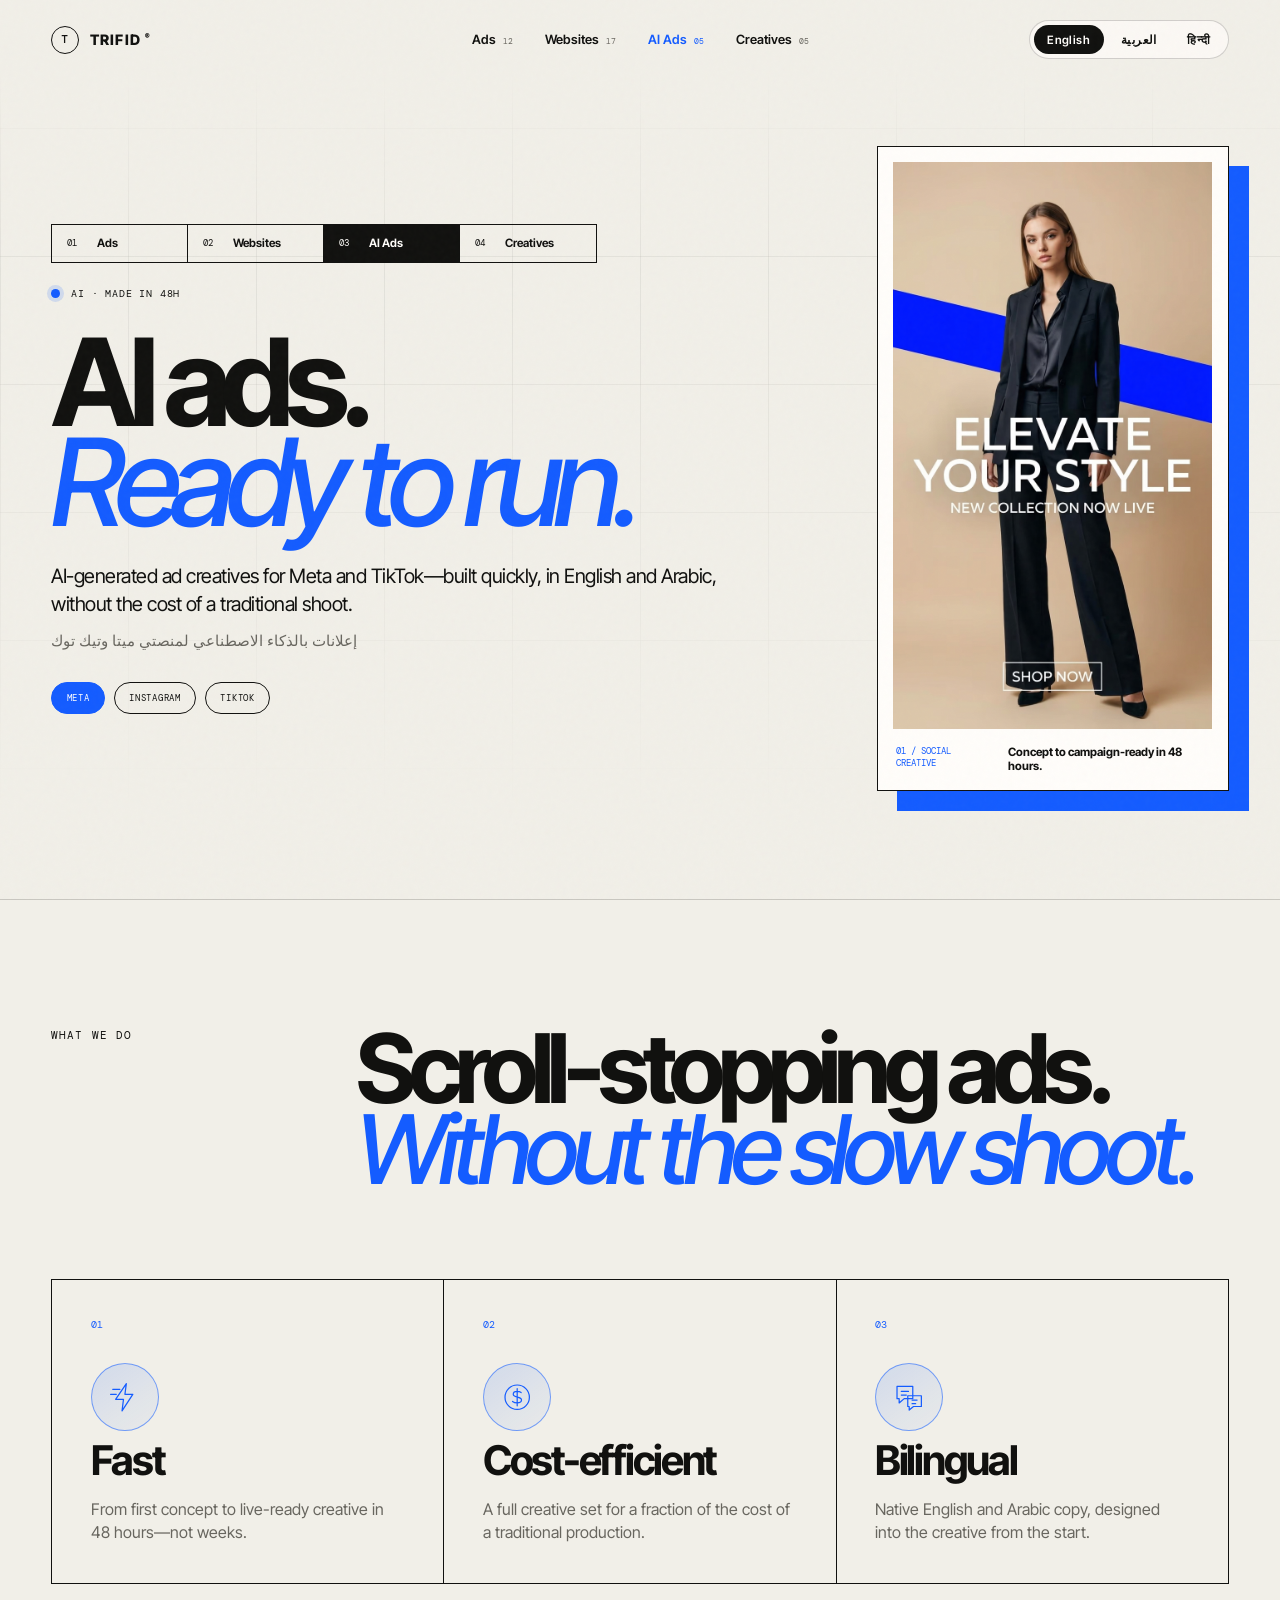
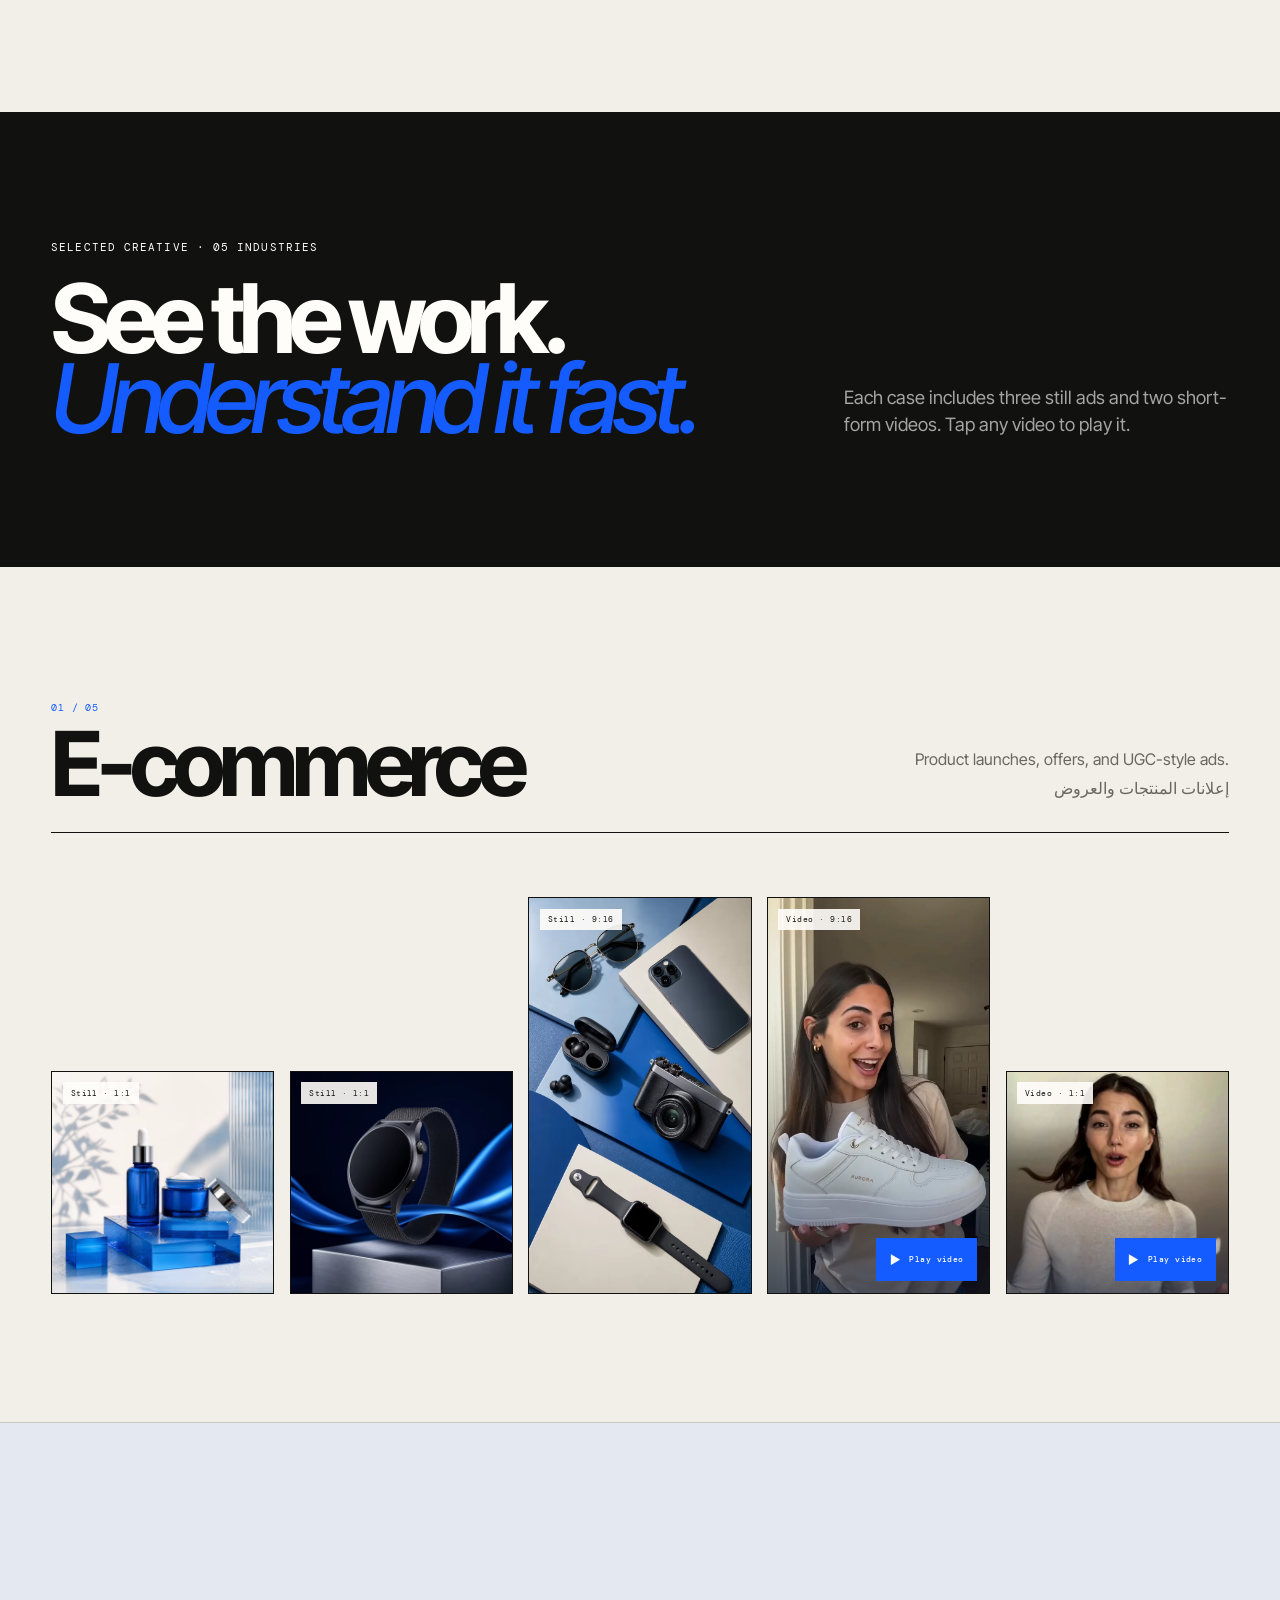
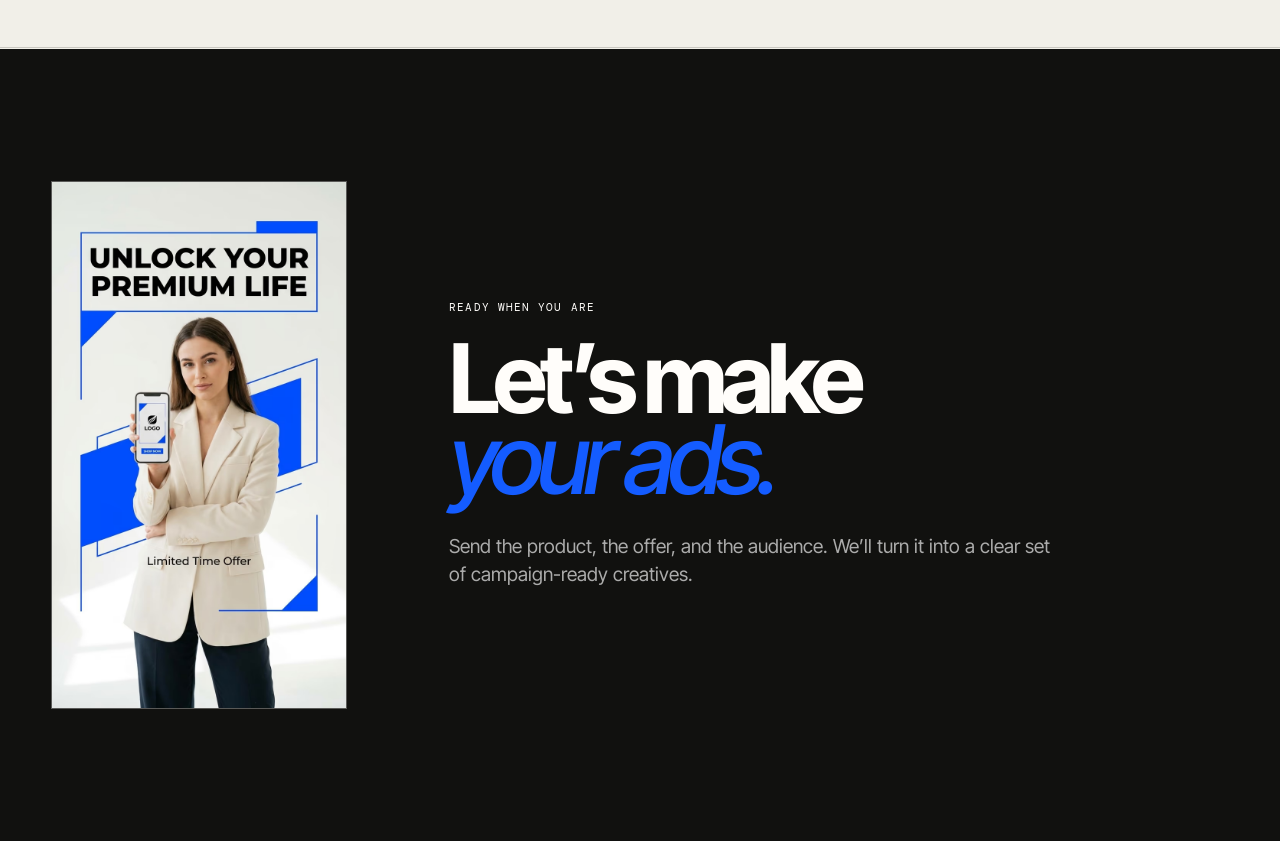
<file: ai-ads.html>
<!doctype html>
<html lang="en">
  <head>
    <meta charset="UTF-8" />
    <meta name="viewport" content="width=device-width, initial-scale=1, viewport-fit=cover" />
    <meta name="theme-color" content="#07142f" />
    <meta name="apple-mobile-web-app-capable" content="yes" />
    <meta name="apple-mobile-web-app-status-bar-style" content="black-translucent" />
    <meta
      name="description"
      content="AI-generated ad creative case studies from Trifid Media across e-commerce, food and beverage, real estate, hospitality, and healthcare."
    />
    <title>AI Ads Content — Trifid Media</title>
    <link rel="alternate" hreflang="en" href="https://trifid-case-studies.vercel.app/ai-ads.html" />
    <link rel="alternate" hreflang="ar" href="https://trifid-case-studies.vercel.app/ai-ads-ar.html" />
    <link rel="alternate" hreflang="hi" href="https://trifid-case-studies.vercel.app/ai-ads-hi.html" />
    <link rel="icon" href="favicon.svg" type="image/svg+xml" />
    <script>document.documentElement.classList.add("js");</script>
    <link rel="preconnect" href="https://fonts.googleapis.com" />
    <link rel="preconnect" href="https://fonts.gstatic.com" crossorigin />
    <link
      href="https://fonts.googleapis.com/css2?family=DM+Mono:wght@300;400;500&amp;family=Inter+Tight:ital,wght@0,400;0,500;0,600;0,700;0,800;1,500&amp;display=swap"
      rel="stylesheet"
    />
    <link rel="stylesheet" href="styles.css" />
    <script src="script.js" defer></script>
  </head>
  <body class="ai-ads-page">
    <a class="skip-link" href="#main">Skip to content</a>

    <header class="site-header" data-header>
      <a class="brand" href="index.html" aria-label="Trifid Media home">
        <span class="brand-mark" aria-hidden="true">T</span>
        <span>TRIFID<sup>®</sup></span>
      </a>

      <nav class="desktop-nav" aria-label="Main navigation">
        <a href="index.html">Ads <small>12</small></a>
        <a href="websites.html">Websites <small>17</small></a>
        <a href="ai-ads.html" class="active">AI Ads <small>05</small></a>
        <a href="creatives.html">Creatives <small>05</small></a>
      </nav>

      <div class="lang-switch-group" role="group" aria-label="Language">
        <a class="lang-switch active" href="ai-ads.html" lang="en" hreflang="en" aria-current="true">English</a>
        <a class="lang-switch" href="ai-ads-ar.html" lang="ar" hreflang="ar" aria-label="عرض الموقع باللغة العربية">العربية</a>
        <a class="lang-switch" href="ai-ads-hi.html" lang="hi" hreflang="hi" aria-label="यह साइट हिन्दी में देखें">हिन्दी</a>
      </div>
    </header>

    <main id="main">
      <section class="ai-hero" id="top">
        <div class="hero-grid" aria-hidden="true"></div>
        <div class="ai-hero__copy">
          <div class="collection-tabs reveal" aria-label="Case study collections">
            <a href="index.html"><span>01</span> Ads</a>
            <a href="websites.html"><span>02</span> Websites</a>
            <a class="active" href="ai-ads.html"><span>03</span> AI Ads</a>
            <a href="creatives.html"><span>04</span> Creatives</a>
          </div>
          <div class="eyebrow reveal"><span></span> AI · MADE IN 48H</div>
          <h1 class="reveal reveal-delay-1">AI ads.<br /><em>Ready to run.</em></h1>
          <p class="ai-hero__lede reveal reveal-delay-2">
            AI-generated ad creatives for Meta and TikTok—built quickly, in English and Arabic, without the cost of a traditional shoot.
          </p>
          <p class="ai-hero__arabic reveal reveal-delay-2" lang="ar" dir="rtl">إعلانات بالذكاء الاصطناعي لمنصتي ميتا وتيك توك</p>
          <div class="ai-platforms reveal reveal-delay-3" aria-label="Supported platforms">
            <span>Meta</span><span>Instagram</span><span>TikTok</span>
          </div>
        </div>

        <figure class="ai-hero__visual reveal reveal-delay-2">
          <picture>
            <source media="(max-width: 700px)" srcset="assets/ai-ads/cover-hero-480.avif" />
            <img src="assets/ai-ads/cover-hero-960.avif" alt="AI fashion advertising creative produced by Trifid Media" width="768" height="1376" fetchpriority="high" />
          </picture>
          <figcaption><span>01 / SOCIAL CREATIVE</span><strong>Concept to campaign-ready in 48 hours.</strong></figcaption>
        </figure>
      </section>

      <section class="ai-promise" aria-labelledby="ai-promise-title">
        <div class="ai-promise__intro reveal">
          <span class="section-index">WHAT WE DO</span>
          <h2 id="ai-promise-title">Scroll-stopping ads.<br /><em>Without the slow shoot.</em></h2>
        </div>
        <div class="ai-promise__grid">
          <article class="reveal">
            <span>01</span>
            <div class="ai-promise__icon" aria-hidden="true">
              <svg viewBox="0 0 48 48" fill="none"><path d="M27 5 12 27h11l-2 16 15-23H25l2-15Z"/><path d="M8 13h10M5 20h8"/></svg>
            </div>
            <h3>Fast</h3>
            <p>From first concept to live-ready creative in 48 hours—not weeks.</p>
          </article>
          <article class="reveal reveal-delay-1">
            <span>02</span>
            <div class="ai-promise__icon" aria-hidden="true">
              <svg viewBox="0 0 48 48" fill="none"><circle cx="24" cy="24" r="17"/><path d="M29.5 17.5c-1.5-1-3.3-1.5-5.5-1.5-3.3 0-5.5 1.7-5.5 4 0 5.5 11.5 2.2 11.5 8 0 2.4-2.3 4-6 4-2.7 0-4.8-.7-6.5-2M24 12v24"/></svg>
            </div>
            <h3>Cost-efficient</h3>
            <p>A full creative set for a fraction of the cost of a traditional production.</p>
          </article>
          <article class="reveal reveal-delay-2">
            <span>03</span>
            <div class="ai-promise__icon" aria-hidden="true">
              <svg viewBox="0 0 48 48" fill="none"><path d="M7 9h22v17H17l-7 6v-6H7V9Z"/><path d="M22 22h19v15H30l-6 5v-5h-2V22ZM13 16h10M13 21h7M28 28h7M28 33h5"/></svg>
            </div>
            <h3>Bilingual</h3>
            <p>Native English and Arabic copy, designed into the creative from the start.</p>
          </article>
        </div>
      </section>

      <section class="ai-work-intro" id="work">
        <div class="reveal">
          <span class="section-index">SELECTED CREATIVE · 05 INDUSTRIES</span>
          <h2>See the work.<br /><em>Understand it fast.</em></h2>
        </div>
        <p class="reveal reveal-delay-1">Each case includes three still ads and two short-form videos. Tap any video to play it.</p>
      </section>

      <section class="ai-industry" aria-labelledby="ecommerce-title">
        <div class="ai-industry__head reveal">
          <div><span>01 / 05</span><h2 id="ecommerce-title">E-commerce</h2></div>
          <p>Product launches, offers, and UGC-style ads.<br /><span lang="ar" dir="rtl">إعلانات المنتجات والعروض</span></p>
        </div>
        <div class="ai-media-grid reveal">
          <figure class="ai-media-card ai-media-card--square"><img src="assets/ai-ads/ecom-new-1.avif" alt="AI-generated cobalt skincare product campaign" width="960" height="960" loading="lazy" decoding="async" /><figcaption>Still · 1:1</figcaption></figure>
          <figure class="ai-media-card ai-media-card--square"><img src="assets/ai-ads/ecom-new-2.avif" alt="AI-generated premium smartwatch campaign" width="960" height="960" loading="lazy" decoding="async" /><figcaption>Still · 1:1</figcaption></figure>
          <figure class="ai-media-card ai-media-card--portrait"><img src="assets/ai-ads/ecom-new-3.avif" alt="AI-generated travel technology product campaign" width="720" height="1280" loading="lazy" decoding="async" /><figcaption>Still · 9:16</figcaption></figure>
          <figure class="ai-media-card ai-media-card--portrait ai-video-card">
            <video data-lazy-video muted loop playsinline preload="none" poster="assets/ai-ads/ecom-vid-1-poster.webp" aria-label="AI-generated UGC sneaker video"><source data-src="assets/ai-ads/ecom-vid-1.mp4" type="video/mp4" /></video>
            <button class="ai-video-toggle" type="button" data-video-toggle aria-label="Play e-commerce sneaker video"><span>▶</span><b>Play video</b></button><figcaption>Video · 9:16</figcaption>
          </figure>
          <figure class="ai-media-card ai-media-card--square ai-video-card">
            <video data-lazy-video muted loop playsinline preload="none" poster="assets/ai-ads/ecom-vid-2-poster.webp" aria-label="AI-generated smartwatch advertising video"><source data-src="assets/ai-ads/ecom-vid-2.mp4" type="video/mp4" /></video>
            <button class="ai-video-toggle" type="button" data-video-toggle aria-label="Play e-commerce smartwatch video"><span>▶</span><b>Play video</b></button><figcaption>Video · 1:1</figcaption>
          </figure>
        </div>
      </section>

      <section class="ai-industry ai-industry--tint" aria-labelledby="food-title">
        <div class="ai-industry__head reveal">
          <div><span>02 / 05</span><h2 id="food-title">Food &amp; Beverage</h2></div>
          <p>Menus, delivery offers, and product specials.<br /><span lang="ar" dir="rtl">إعلانات المطاعم والتوصيل</span></p>
        </div>
        <div class="ai-media-grid reveal">
          <figure class="ai-media-card ai-media-card--portrait"><img src="assets/ai-ads/food-new-1.avif" alt="AI-generated premium burger restaurant campaign" width="720" height="1280" loading="lazy" decoding="async" /><figcaption>Still · 9:16</figcaption></figure>
          <figure class="ai-media-card ai-media-card--square"><img src="assets/ai-ads/food-new-2.avif" alt="AI-generated iced Spanish latte campaign" width="960" height="960" loading="lazy" decoding="async" /><figcaption>Still · 1:1</figcaption></figure>
          <figure class="ai-media-card ai-media-card--portrait"><img src="assets/ai-ads/food-new-3.avif" alt="AI-generated Middle Eastern restaurant campaign" width="720" height="1280" loading="lazy" decoding="async" /><figcaption>Still · 9:16</figcaption></figure>
          <figure class="ai-media-card ai-media-card--square ai-video-card">
            <video data-lazy-video muted loop playsinline preload="none" poster="assets/ai-ads/fnb-vid-2-poster.webp" aria-label="AI-generated square food advertising video"><source data-src="assets/ai-ads/fnb-vid-2.mp4" type="video/mp4" /></video>
            <button class="ai-video-toggle" type="button" data-video-toggle aria-label="Play square food and beverage video"><span>▶</span><b>Play video</b></button><figcaption>Video · 1:1</figcaption>
          </figure>
          <figure class="ai-media-card ai-media-card--portrait ai-video-card">
            <video data-lazy-video muted loop playsinline preload="none" poster="assets/ai-ads/fnb-vid-1-poster.webp" aria-label="AI-generated vertical food advertising video"><source data-src="assets/ai-ads/fnb-vid-1.mp4" type="video/mp4" /></video>
            <button class="ai-video-toggle" type="button" data-video-toggle aria-label="Play vertical food and beverage video"><span>▶</span><b>Play video</b></button><figcaption>Video · 9:16</figcaption>
          </figure>
        </div>
      </section>

      <section class="ai-industry" aria-labelledby="realestate-title">
        <div class="ai-industry__head reveal">
          <div><span>03 / 05</span><h2 id="realestate-title">Real Estate</h2></div>
          <p>Listings, project reveals, and virtual tours.<br /><span lang="ar" dir="rtl">إعلانات العقارات والمشاريع</span></p>
        </div>
        <div class="ai-media-grid reveal">
          <figure class="ai-media-card ai-media-card--portrait"><img src="assets/ai-ads/re-img-1-480.avif" alt="AI-generated real estate listing ad" width="480" height="849" loading="lazy" decoding="async" /><figcaption>Still · 9:16</figcaption></figure>
          <figure class="ai-media-card ai-media-card--square"><img src="assets/ai-ads/re-img-2-960.avif" alt="AI-generated property project reveal ad" width="960" height="960" loading="lazy" decoding="async" /><figcaption>Still · 1:1</figcaption></figure>
          <figure class="ai-media-card ai-media-card--portrait"><img src="assets/ai-ads/re-img-3-480.avif" alt="AI-generated luxury property ad" width="480" height="849" loading="lazy" decoding="async" /><figcaption>Still · 9:16</figcaption></figure>
          <figure class="ai-media-card ai-media-card--square ai-video-card">
            <video data-lazy-video muted loop playsinline preload="none" poster="assets/ai-ads/re-vid-2-poster.webp" aria-label="AI-generated square real estate video"><source data-src="assets/ai-ads/re-vid-2.mp4" type="video/mp4" /></video>
            <button class="ai-video-toggle" type="button" data-video-toggle aria-label="Play square real estate video"><span>▶</span><b>Play video</b></button><figcaption>Video · 1:1</figcaption>
          </figure>
          <figure class="ai-media-card ai-media-card--portrait ai-video-card">
            <video data-lazy-video muted loop playsinline preload="none" poster="assets/ai-ads/re-vid-1-poster.webp" aria-label="AI-generated vertical real estate video"><source data-src="assets/ai-ads/re-vid-1.mp4" type="video/mp4" /></video>
            <button class="ai-video-toggle" type="button" data-video-toggle aria-label="Play vertical real estate video"><span>▶</span><b>Play video</b></button><figcaption>Video · 9:16</figcaption>
          </figure>
        </div>
      </section>

      <section class="ai-industry ai-industry--dark" aria-labelledby="hospitality-title">
        <div class="ai-industry__head reveal">
          <div><span>04 / 05</span><h2 id="hospitality-title">Hospitality</h2></div>
          <p>Hotels, resorts, and experiences that sell out.<br /><span lang="ar" dir="rtl">إعلانات الفنادق والمنتجعات</span></p>
        </div>
        <div class="ai-media-grid reveal">
          <figure class="ai-media-card ai-media-card--portrait"><img src="assets/ai-ads/hospitality-new-1.avif" alt="AI-generated boutique hotel lobby campaign" width="720" height="1280" loading="lazy" decoding="async" /><figcaption>Still · 9:16</figcaption></figure>
          <figure class="ai-media-card ai-media-card--square"><img src="assets/ai-ads/hospitality-new-2.avif" alt="AI-generated coastal resort campaign" width="960" height="960" loading="lazy" decoding="async" /><figcaption>Still · 1:1</figcaption></figure>
          <figure class="ai-media-card ai-media-card--portrait"><img src="assets/ai-ads/hosp-img-3-480.avif" alt="AI-generated hospitality experience ad" width="480" height="849" loading="lazy" decoding="async" /><figcaption>Still · 9:16</figcaption></figure>
          <figure class="ai-media-card ai-media-card--square ai-video-card">
            <video data-lazy-video muted loop playsinline preload="none" poster="assets/ai-ads/hosp-vid-1-poster.webp" aria-label="AI-generated square hospitality video"><source data-src="assets/ai-ads/hosp-vid-1.mp4" type="video/mp4" /></video>
            <button class="ai-video-toggle" type="button" data-video-toggle aria-label="Play square hospitality video"><span>▶</span><b>Play video</b></button><figcaption>Video · 1:1</figcaption>
          </figure>
          <figure class="ai-media-card ai-media-card--portrait ai-video-card">
            <video data-lazy-video muted loop playsinline preload="none" poster="assets/ai-ads/hosp-vid-2-poster.webp" aria-label="AI-generated vertical hospitality video"><source data-src="assets/ai-ads/hosp-vid-2.mp4" type="video/mp4" /></video>
            <button class="ai-video-toggle" type="button" data-video-toggle aria-label="Play vertical hospitality video"><span>▶</span><b>Play video</b></button><figcaption>Video · 9:16</figcaption>
          </figure>
        </div>
      </section>

      <section class="ai-industry" aria-labelledby="healthcare-title">
        <div class="ai-industry__head reveal">
          <div><span>05 / 05</span><h2 id="healthcare-title">Healthcare</h2></div>
          <p>Clinics, dental, and wellness—with a human touch.<br /><span lang="ar" dir="rtl">إعلانات العيادات والصحة</span></p>
        </div>
        <div class="ai-media-grid reveal">
          <figure class="ai-media-card ai-media-card--portrait"><img src="assets/ai-ads/hc-img-1-480.avif" alt="AI-generated clinic advertisement" width="480" height="849" loading="lazy" decoding="async" /><figcaption>Still · 9:16</figcaption></figure>
          <figure class="ai-media-card ai-media-card--square"><img src="assets/ai-ads/healthcare-new-2.avif" alt="AI-generated patient consultation campaign" width="960" height="960" loading="lazy" decoding="async" /><figcaption>Still · 1:1</figcaption></figure>
          <figure class="ai-media-card ai-media-card--portrait"><img src="assets/ai-ads/hc-img-3-480.avif" alt="AI-generated wellness advertisement" width="480" height="849" loading="lazy" decoding="async" /><figcaption>Still · 9:16</figcaption></figure>
          <figure class="ai-media-card ai-media-card--square ai-video-card">
            <video data-lazy-video muted loop playsinline preload="none" poster="assets/ai-ads/hc-vid-2-poster.webp" aria-label="AI-generated square healthcare video"><source data-src="assets/ai-ads/hc-vid-2.mp4" type="video/mp4" /></video>
            <button class="ai-video-toggle" type="button" data-video-toggle aria-label="Play square healthcare video"><span>▶</span><b>Play video</b></button><figcaption>Video · 1:1</figcaption>
          </figure>
          <figure class="ai-media-card ai-media-card--portrait ai-video-card">
            <video data-lazy-video muted loop playsinline preload="none" poster="assets/ai-ads/hc-vid-1-poster.webp" aria-label="AI-generated vertical healthcare video"><source data-src="assets/ai-ads/hc-vid-1.mp4" type="video/mp4" /></video>
            <button class="ai-video-toggle" type="button" data-video-toggle aria-label="Play vertical healthcare video"><span>▶</span><b>Play video</b></button><figcaption>Video · 9:16</figcaption>
          </figure>
        </div>
      </section>

      <section class="ai-closing" id="contact">
        <img src="assets/ai-ads/closing-hero-960.avif" alt="AI advertising creative produced by Trifid Media" width="768" height="1376" loading="lazy" decoding="async" />
        <div class="ai-closing__copy reveal">
          <span class="section-index">READY WHEN YOU ARE</span>
          <h2>Let’s make<br /><em>your ads.</em></h2>
          <p>Send the product, the offer, and the audience. We’ll turn it into a clear set of campaign-ready creatives.</p>
        </div>
      </section>
    </main>
  </body>
</html>
</file>
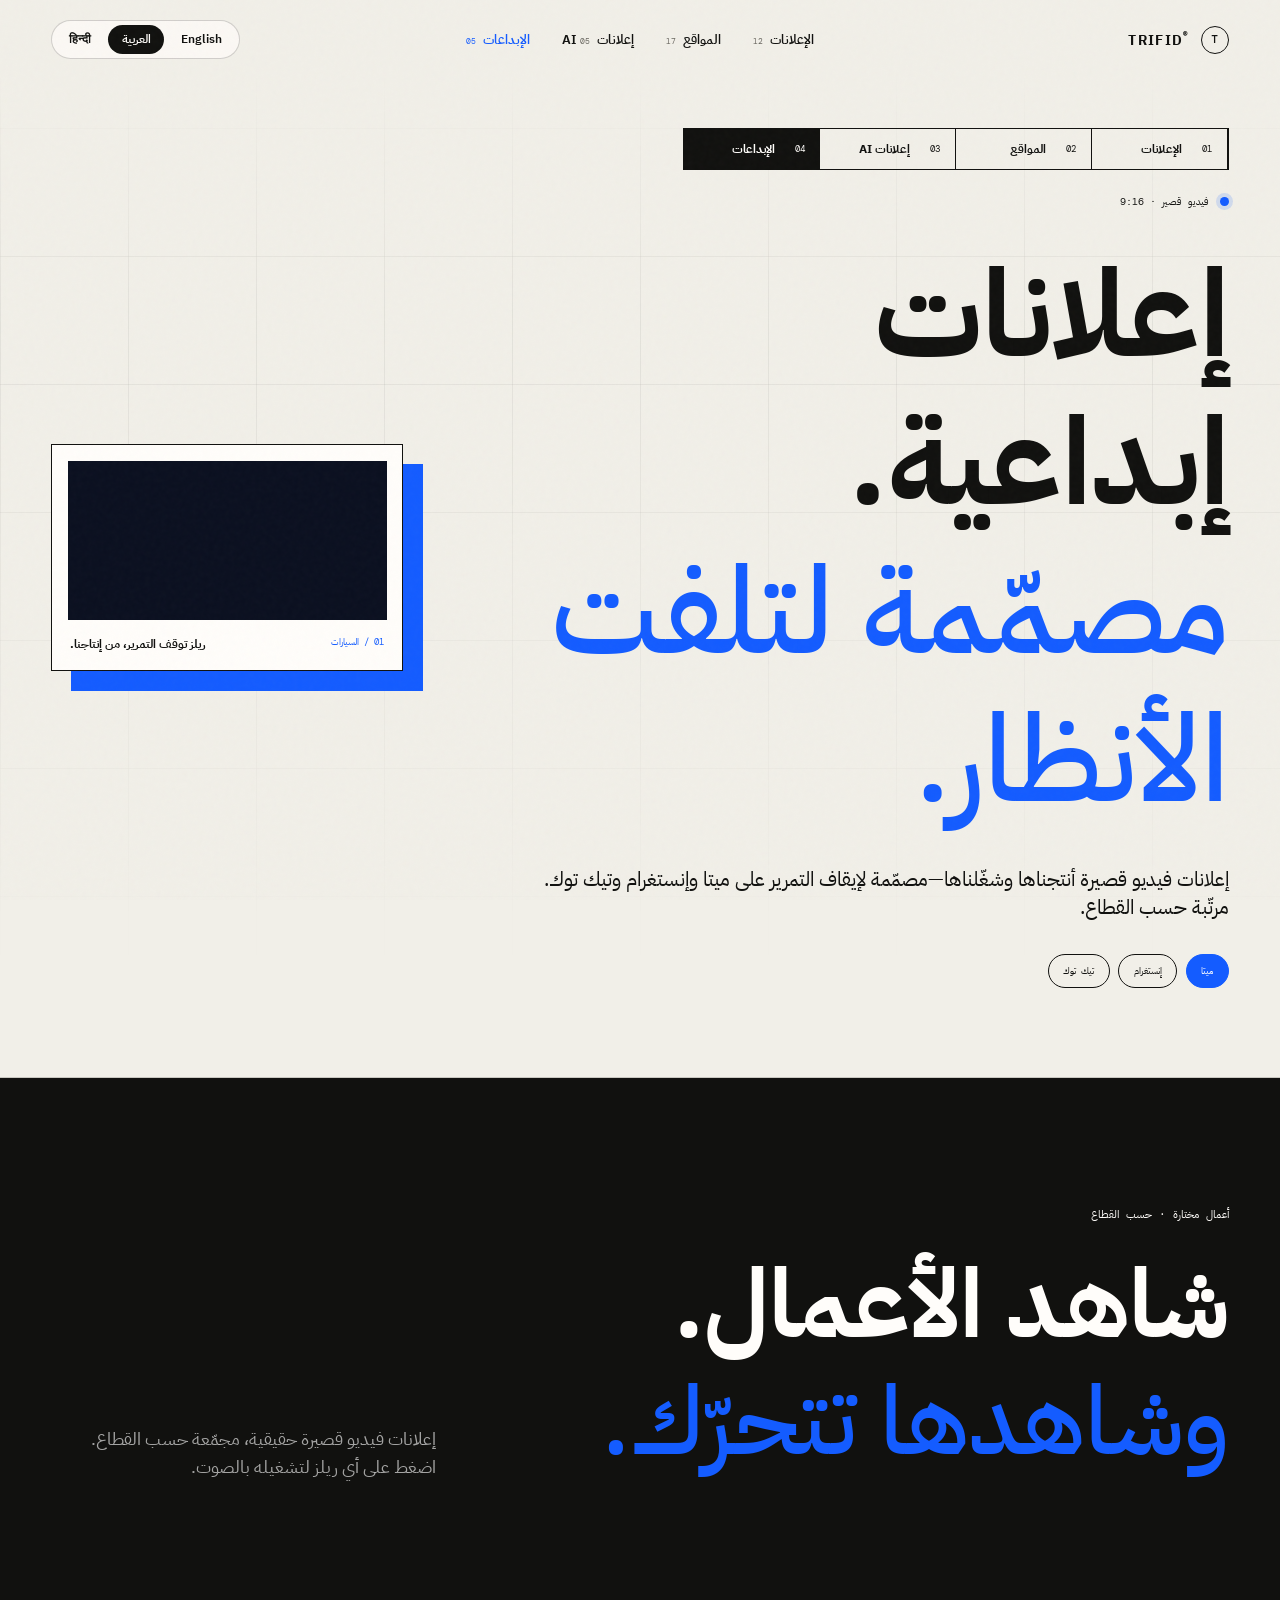
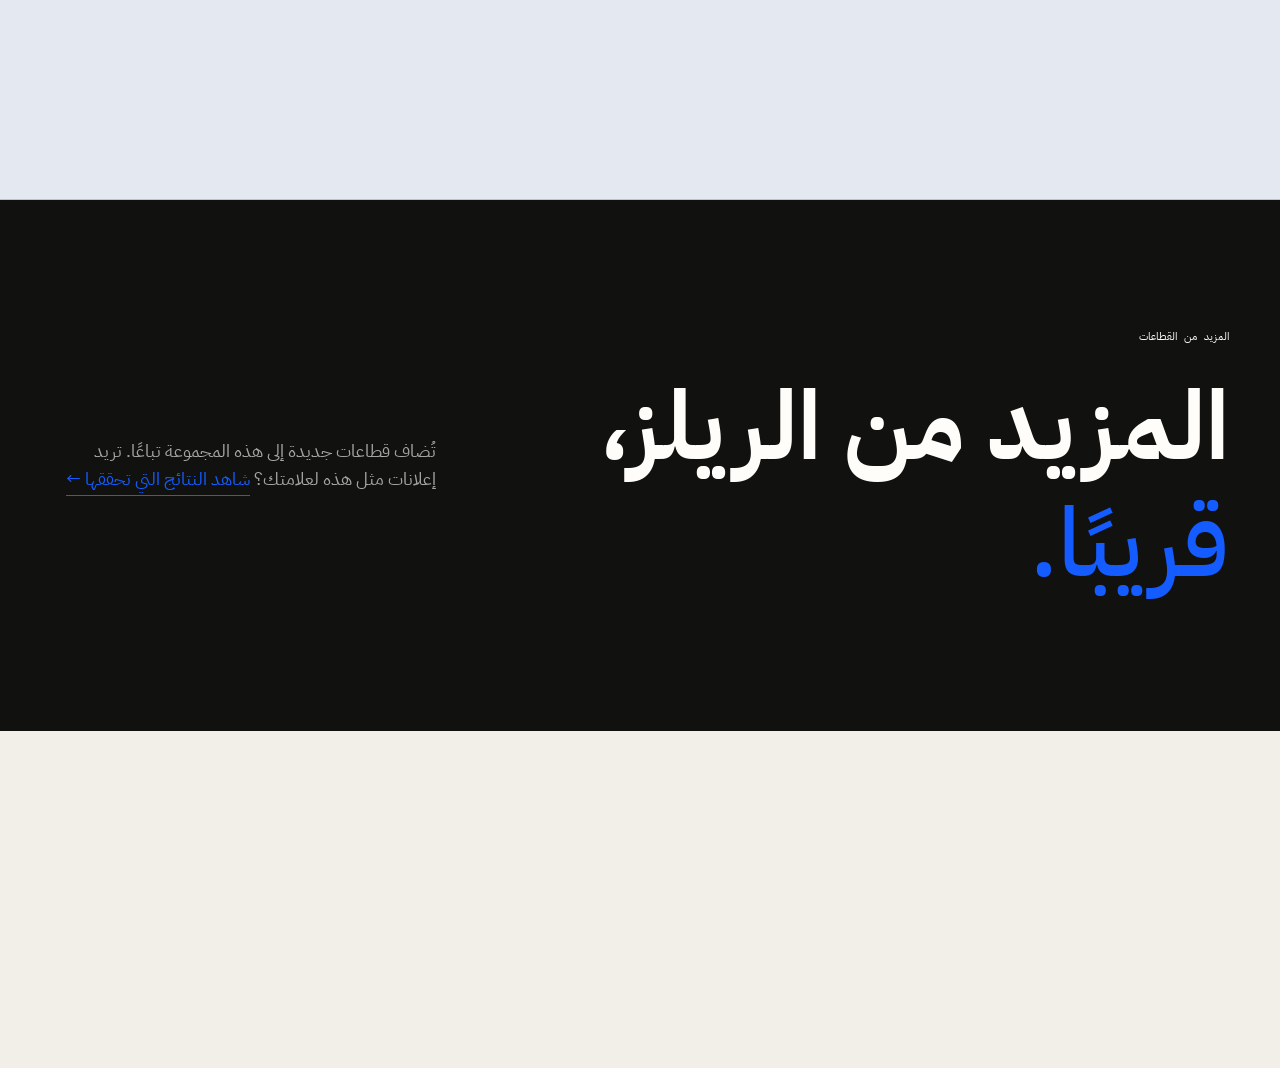
<file: creatives-ar.html>
<!doctype html>
<html lang="ar" dir="rtl">
  <head>
    <meta charset="UTF-8" />
    <meta name="viewport" content="width=device-width, initial-scale=1, viewport-fit=cover" />
    <meta name="theme-color" content="#07142f" />
    <meta name="apple-mobile-web-app-capable" content="yes" />
    <meta name="apple-mobile-web-app-status-bar-style" content="black-translucent" />
    <meta
      name="description"
      content="إعلانات فيديو قصيرة من إنتاج ترايفيد ميديا، مرتّبة حسب القطاع—بدءًا من قطاع السيارات."
    />
    <title>الإعلانات الإبداعية — ترايفيد ميديا</title>
    <link rel="alternate" hreflang="en" href="https://trifid-case-studies.vercel.app/creatives.html" />
    <link rel="alternate" hreflang="ar" href="https://trifid-case-studies.vercel.app/creatives-ar.html" />
    <link rel="alternate" hreflang="hi" href="https://trifid-case-studies.vercel.app/creatives-hi.html" />
    <link rel="icon" href="favicon.svg" type="image/svg+xml" />
    <script>document.documentElement.classList.add("js");</script>
    <link rel="preconnect" href="https://fonts.googleapis.com" />
    <link rel="preconnect" href="https://fonts.gstatic.com" crossorigin />
    <link
      href="https://fonts.googleapis.com/css2?family=DM+Mono:wght@300;400;500&amp;family=IBM+Plex+Sans+Arabic:wght@400;500;600;700&amp;family=Inter+Tight:ital,wght@0,400;0,500;0,600;0,700;0,800;1,500&amp;display=swap"
      rel="stylesheet"
    />
    <link rel="stylesheet" href="styles.css" />
    <script src="script.js" defer></script>
  </head>
  <body class="ai-ads-page creatives-page">
    <a class="skip-link" href="#main">تخطَّ إلى المحتوى</a>

    <header class="site-header" data-header>
      <a class="brand" href="index-ar.html" aria-label="الصفحة الرئيسية لترايفيد ميديا">
        <span class="brand-mark" aria-hidden="true">T</span>
        <span dir="ltr">TRIFID<sup>®</sup></span>
      </a>

      <nav class="desktop-nav" aria-label="التنقل الرئيسي">
        <a href="index-ar.html">الإعلانات <small>12</small></a>
        <a href="websites-ar.html">المواقع <small>17</small></a>
        <a href="ai-ads-ar.html">إعلانات AI <small>05</small></a>
        <a href="creatives-ar.html" class="active">الإبداعات <small>05</small></a>
      </nav>

      <div class="lang-switch-group" role="group" aria-label="اللغة">
        <a class="lang-switch" href="creatives.html" lang="en" hreflang="en" dir="ltr" aria-label="View this site in English">English</a>
        <a class="lang-switch active" href="creatives-ar.html" lang="ar" hreflang="ar" aria-current="true">العربية</a>
        <a class="lang-switch" href="creatives-hi.html" lang="hi" hreflang="hi" dir="ltr" aria-label="यह साइट हिन्दी में देखें">हिन्दी</a>
      </div>
    </header>

    <main id="main">
      <section class="ai-hero" id="top">
        <div class="hero-grid" aria-hidden="true"></div>
        <div class="ai-hero__copy">
          <div class="collection-tabs reveal" aria-label="مجموعات دراسات الحالة">
            <a href="index-ar.html"><span>01</span> الإعلانات</a>
            <a href="websites-ar.html"><span>02</span> المواقع</a>
            <a href="ai-ads-ar.html"><span>03</span> إعلانات AI</a>
            <a class="active" href="creatives-ar.html"><span>04</span> الإبداعات</a>
          </div>
          <div class="eyebrow reveal"><span></span> فيديو قصير · 9:16</div>
          <h1 class="reveal reveal-delay-1">إعلانات إبداعية.<br /><em>مصمّمة لتلفت الأنظار.</em></h1>
          <p class="ai-hero__lede reveal reveal-delay-2">
            إعلانات فيديو قصيرة أنتجناها وشغّلناها—مصمّمة لإيقاف التمرير على ميتا وإنستغرام وتيك توك. مرتّبة حسب القطاع.
          </p>
          <div class="ai-platforms reveal reveal-delay-3" aria-label="المنصات المدعومة">
            <span>ميتا</span><span>إنستغرام</span><span>تيك توك</span>
          </div>
        </div>

        <figure class="ai-hero__visual creatives-hero__visual reveal reveal-delay-2">
          <video
            class="creatives-hero__video"
            muted
            loop
            autoplay
            playsinline
            preload="metadata"
            aria-label="إعلان فيديو لقطاع السيارات من إنتاج ترايفيد ميديا"
          >
            <source src="assets/creatives/auto-1.mp4" type="video/mp4" />
          </video>
          <figcaption><span>01 / السيارات</span><strong>ريلز توقف التمرير، من إنتاجنا.</strong></figcaption>
        </figure>
      </section>

      <section class="ai-work-intro" id="work">
        <div class="reveal">
          <span class="section-index">أعمال مختارة · حسب القطاع</span>
          <h2>شاهد الأعمال.<br /><em>وشاهدها تتحرّك.</em></h2>
        </div>
        <p class="reveal reveal-delay-1">إعلانات فيديو قصيرة حقيقية، مجمّعة حسب القطاع. اضغط على أي ريلز لتشغيله بالصوت.</p>
      </section>

      <section class="ai-industry" aria-labelledby="automotive-title">
        <div class="ai-industry__head reveal">
          <div><span>01</span><h2 id="automotive-title">السيارات</h2></div>
          <p>معارض السيارات، والعناية، والصيانة—ريلز مصمّمة لجلب المكالمات والحجوزات.</p>
        </div>
        <div class="ai-media-grid ai-media-grid--reels reveal">
          <figure class="ai-media-card ai-media-card--portrait ai-video-card">
            <video data-lazy-video muted loop playsinline preload="none" aria-label="إعلان سيارات إبداعي واحد">
              <source data-src="assets/creatives/auto-1.mp4" type="video/mp4" />
            </video>
            <button class="ai-video-toggle" type="button" data-video-toggle aria-label="تشغيل إعلان السيارات الأول"><span>▶</span><b>تشغيل الفيديو</b></button>
            <figcaption>ريلز · 9:16</figcaption>
          </figure>
          <figure class="ai-media-card ai-media-card--portrait ai-video-card">
            <video data-lazy-video muted loop playsinline preload="none" aria-label="إعلان سيارات إبداعي اثنان">
              <source data-src="assets/creatives/auto-2.mp4" type="video/mp4" />
            </video>
            <button class="ai-video-toggle" type="button" data-video-toggle aria-label="تشغيل إعلان السيارات الثاني"><span>▶</span><b>تشغيل الفيديو</b></button>
            <figcaption>ريلز · 9:16</figcaption>
          </figure>
          <figure class="ai-media-card ai-media-card--portrait ai-video-card">
            <video data-lazy-video muted loop playsinline preload="none" aria-label="إعلان سيارات إبداعي ثلاثة">
              <source data-src="assets/creatives/auto-3.mp4" type="video/mp4" />
            </video>
            <button class="ai-video-toggle" type="button" data-video-toggle aria-label="تشغيل إعلان السيارات الثالث"><span>▶</span><b>تشغيل الفيديو</b></button>
            <figcaption>ريلز · 9:16</figcaption>
          </figure>
          <figure class="ai-media-card ai-media-card--portrait ai-video-card">
            <video data-lazy-video muted loop playsinline preload="none" aria-label="إعلان سيارات إبداعي أربعة">
              <source data-src="assets/creatives/auto-4.mp4" type="video/mp4" />
            </video>
            <button class="ai-video-toggle" type="button" data-video-toggle aria-label="تشغيل إعلان السيارات الرابع"><span>▶</span><b>تشغيل الفيديو</b></button>
            <figcaption>ريلز · 9:16</figcaption>
          </figure>
        </div>
      </section>


      <section class="ai-industry ai-industry--tint" aria-labelledby="restaurant-title">
        <div class="ai-industry__head reveal">
          <div><span>02</span><h2 id="restaurant-title">المطاعم</h2></div>
          <p>تناول في المكان، وتوصيل، وعروض—ريلز تفتح الشهية وتملأ الطاولات والسلات.</p>
        </div>
        <div class="ai-media-grid ai-media-grid--reels reveal">
          <figure class="ai-media-card ai-media-card--portrait ai-video-card">
            <video data-lazy-video muted loop playsinline preload="none" aria-label="إعلان مطاعم إبداعي واحد">
              <source data-src="assets/creatives/restaurant-1.mp4" type="video/mp4" />
            </video>
            <button class="ai-video-toggle" type="button" data-video-toggle aria-label="تشغيل إعلان المطاعم الأول"><span>&#9654;</span><b>تشغيل الفيديو</b></button>
            <figcaption>ريلز &#183; 9:16</figcaption>
          </figure>
          <figure class="ai-media-card ai-media-card--portrait ai-video-card">
            <video data-lazy-video muted loop playsinline preload="none" aria-label="إعلان مطاعم إبداعي اثنان">
              <source data-src="assets/creatives/restaurant-2.mp4" type="video/mp4" />
            </video>
            <button class="ai-video-toggle" type="button" data-video-toggle aria-label="تشغيل إعلان المطاعم الثاني"><span>&#9654;</span><b>تشغيل الفيديو</b></button>
            <figcaption>ريلز &#183; 9:16</figcaption>
          </figure>
          <figure class="ai-media-card ai-media-card--portrait ai-video-card">
            <video data-lazy-video muted loop playsinline preload="none" aria-label="إعلان مطاعم إبداعي ثلاثة">
              <source data-src="assets/creatives/restaurant-3.mp4" type="video/mp4" />
            </video>
            <button class="ai-video-toggle" type="button" data-video-toggle aria-label="تشغيل إعلان المطاعم الثالث"><span>&#9654;</span><b>تشغيل الفيديو</b></button>
            <figcaption>ريلز &#183; 9:16</figcaption>
          </figure>
        </div>
      </section>


      <section class="ai-industry ai-industry--dark" aria-labelledby="trading-title">
        <div class="ai-industry__head reveal">
          <div><span>03</span><h2 id="trading-title">التجارة والمقاولات</h2></div>
          <p>موردون، وتجهيزات، ومقاولات—ريلز واضحة وموثوقة تجلب الاستفسارات والمناقصات.</p>
        </div>
        <div class="ai-media-grid ai-media-grid--reels reveal">
          <figure class="ai-media-card ai-media-card--portrait ai-video-card">
            <video data-lazy-video muted loop playsinline preload="none" aria-label="إعلان تجارة ومقاولات إبداعي 1">
              <source data-src="assets/creatives/trading-1.mp4" type="video/mp4" />
            </video>
            <button class="ai-video-toggle" type="button" data-video-toggle aria-label="تشغيل إعلان التجارة والمقاولات 1"><span>&#9654;</span><b>تشغيل الفيديو</b></button>
            <figcaption>ريلز &#183; 9:16</figcaption>
          </figure>
          <figure class="ai-media-card ai-media-card--portrait ai-video-card">
            <video data-lazy-video muted loop playsinline preload="none" aria-label="إعلان تجارة ومقاولات إبداعي 2">
              <source data-src="assets/creatives/trading-2.mp4" type="video/mp4" />
            </video>
            <button class="ai-video-toggle" type="button" data-video-toggle aria-label="تشغيل إعلان التجارة والمقاولات 2"><span>&#9654;</span><b>تشغيل الفيديو</b></button>
            <figcaption>ريلز &#183; 9:16</figcaption>
          </figure>
          <figure class="ai-media-card ai-media-card--portrait ai-video-card">
            <video data-lazy-video muted loop playsinline preload="none" aria-label="إعلان تجارة ومقاولات إبداعي 3">
              <source data-src="assets/creatives/trading-3.mp4" type="video/mp4" />
            </video>
            <button class="ai-video-toggle" type="button" data-video-toggle aria-label="تشغيل إعلان التجارة والمقاولات 3"><span>&#9654;</span><b>تشغيل الفيديو</b></button>
            <figcaption>ريلز &#183; 9:16</figcaption>
          </figure>
          <figure class="ai-media-card ai-media-card--portrait ai-video-card">
            <video data-lazy-video muted loop playsinline preload="none" aria-label="إعلان تجارة ومقاولات إبداعي 4">
              <source data-src="assets/creatives/trading-4.mp4" type="video/mp4" />
            </video>
            <button class="ai-video-toggle" type="button" data-video-toggle aria-label="تشغيل إعلان التجارة والمقاولات 4"><span>&#9654;</span><b>تشغيل الفيديو</b></button>
            <figcaption>ريلز &#183; 9:16</figcaption>
          </figure>
        </div>
      </section>


      <section class="ai-industry" aria-labelledby="realestate-title">
        <div class="ai-industry__head reveal">
          <div><span>04</span><h2 id="realestate-title">العقارات</h2></div>
          <p>عروض العقارات، وإطلاق المشاريع، والجولات—ريلز تحوّل التمرير إلى معاينات واستفسارات.</p>
        </div>
        <div class="ai-media-grid ai-media-grid--reels reveal">
          <figure class="ai-media-card ai-media-card--portrait ai-video-card">
            <video data-lazy-video muted loop playsinline preload="none" aria-label="إعلان عقارات إبداعي 1">
              <source data-src="assets/creatives/realestate-1.mp4" type="video/mp4" />
            </video>
            <button class="ai-video-toggle" type="button" data-video-toggle aria-label="تشغيل إعلان العقارات 1"><span>&#9654;</span><b>تشغيل الفيديو</b></button>
            <figcaption>ريلز &#183; 9:16</figcaption>
          </figure>
          <figure class="ai-media-card ai-media-card--portrait ai-video-card">
            <video data-lazy-video muted loop playsinline preload="none" aria-label="إعلان عقارات إبداعي 2">
              <source data-src="assets/creatives/realestate-2.mp4" type="video/mp4" />
            </video>
            <button class="ai-video-toggle" type="button" data-video-toggle aria-label="تشغيل إعلان العقارات 2"><span>&#9654;</span><b>تشغيل الفيديو</b></button>
            <figcaption>ريلز &#183; 9:16</figcaption>
          </figure>
          <figure class="ai-media-card ai-media-card--portrait ai-video-card">
            <video data-lazy-video muted loop playsinline preload="none" aria-label="إعلان عقارات إبداعي 3">
              <source data-src="assets/creatives/realestate-3.mp4" type="video/mp4" />
            </video>
            <button class="ai-video-toggle" type="button" data-video-toggle aria-label="تشغيل إعلان العقارات 3"><span>&#9654;</span><b>تشغيل الفيديو</b></button>
            <figcaption>ريلز &#183; 9:16</figcaption>
          </figure>
          <figure class="ai-media-card ai-media-card--portrait ai-video-card">
            <video data-lazy-video muted loop playsinline preload="none" aria-label="إعلان عقارات إبداعي 4">
              <source data-src="assets/creatives/realestate-4.mp4" type="video/mp4" />
            </video>
            <button class="ai-video-toggle" type="button" data-video-toggle aria-label="تشغيل إعلان العقارات 4"><span>&#9654;</span><b>تشغيل الفيديو</b></button>
            <figcaption>ريلز &#183; 9:16</figcaption>
          </figure>
        </div>
      </section>


      <section class="ai-industry ai-industry--tint" aria-labelledby="ecommerce-title">
        <div class="ai-industry__head reveal">
          <div><span>05</span><h2 id="ecommerce-title">التجارة الإلكترونية</h2></div>
          <p>إطلاق المنتجات، والعروض، ومحتوى المستخدمين—ريلز تحوّل التصفّح إلى إضافة للسلة ومبيعات.</p>
        </div>
        <div class="ai-media-grid ai-media-grid--reels reveal">
          <figure class="ai-media-card ai-media-card--portrait ai-video-card">
            <video data-lazy-video muted loop playsinline preload="none" aria-label="إعلان تجارة إلكترونية إبداعي 1">
              <source data-src="assets/creatives/ecom-1.mp4" type="video/mp4" />
            </video>
            <button class="ai-video-toggle" type="button" data-video-toggle aria-label="تشغيل إعلان التجارة الإلكترونية 1"><span>&#9654;</span><b>تشغيل الفيديو</b></button>
            <figcaption>ريلز &#183; 9:16</figcaption>
          </figure>
          <figure class="ai-media-card ai-media-card--portrait ai-video-card">
            <video data-lazy-video muted loop playsinline preload="none" aria-label="إعلان تجارة إلكترونية إبداعي 2">
              <source data-src="assets/creatives/ecom-2.mp4" type="video/mp4" />
            </video>
            <button class="ai-video-toggle" type="button" data-video-toggle aria-label="تشغيل إعلان التجارة الإلكترونية 2"><span>&#9654;</span><b>تشغيل الفيديو</b></button>
            <figcaption>ريلز &#183; 9:16</figcaption>
          </figure>
          <figure class="ai-media-card ai-media-card--portrait ai-video-card">
            <video data-lazy-video muted loop playsinline preload="none" aria-label="إعلان تجارة إلكترونية إبداعي 3">
              <source data-src="assets/creatives/ecom-3.mp4" type="video/mp4" />
            </video>
            <button class="ai-video-toggle" type="button" data-video-toggle aria-label="تشغيل إعلان التجارة الإلكترونية 3"><span>&#9654;</span><b>تشغيل الفيديو</b></button>
            <figcaption>ريلز &#183; 9:16</figcaption>
          </figure>
          <figure class="ai-media-card ai-media-card--portrait ai-video-card">
            <video data-lazy-video muted loop playsinline preload="none" aria-label="إعلان تجارة إلكترونية إبداعي 4">
              <source data-src="assets/creatives/ecom-4.mp4" type="video/mp4" />
            </video>
            <button class="ai-video-toggle" type="button" data-video-toggle aria-label="تشغيل إعلان التجارة الإلكترونية 4"><span>&#9654;</span><b>تشغيل الفيديو</b></button>
            <figcaption>ريلز &#183; 9:16</figcaption>
          </figure>
          <figure class="ai-media-card ai-media-card--portrait ai-video-card">
            <video data-lazy-video muted loop playsinline preload="none" aria-label="إعلان تجارة إلكترونية إبداعي 5">
              <source data-src="assets/creatives/ecom-5.mp4" type="video/mp4" />
            </video>
            <button class="ai-video-toggle" type="button" data-video-toggle aria-label="تشغيل إعلان التجارة الإلكترونية 5"><span>&#9654;</span><b>تشغيل الفيديو</b></button>
            <figcaption>ريلز &#183; 9:16</figcaption>
          </figure>
        </div>
      </section>

      <section class="ai-work-intro creatives-more reveal" aria-label="المزيد من القطاعات قريبًا">
        <div>
          <span class="section-index">المزيد من القطاعات</span>
          <h2>المزيد من الريلز،<br /><em>قريبًا.</em></h2>
        </div>
        <p>تُضاف قطاعات جديدة إلى هذه المجموعة تباعًا. تريد إعلانات مثل هذه لعلامتك؟ <a href="index-ar.html">شاهد النتائج التي تحققها ←</a></p>
      </section>
    </main>

  </body>
</html>
</file>
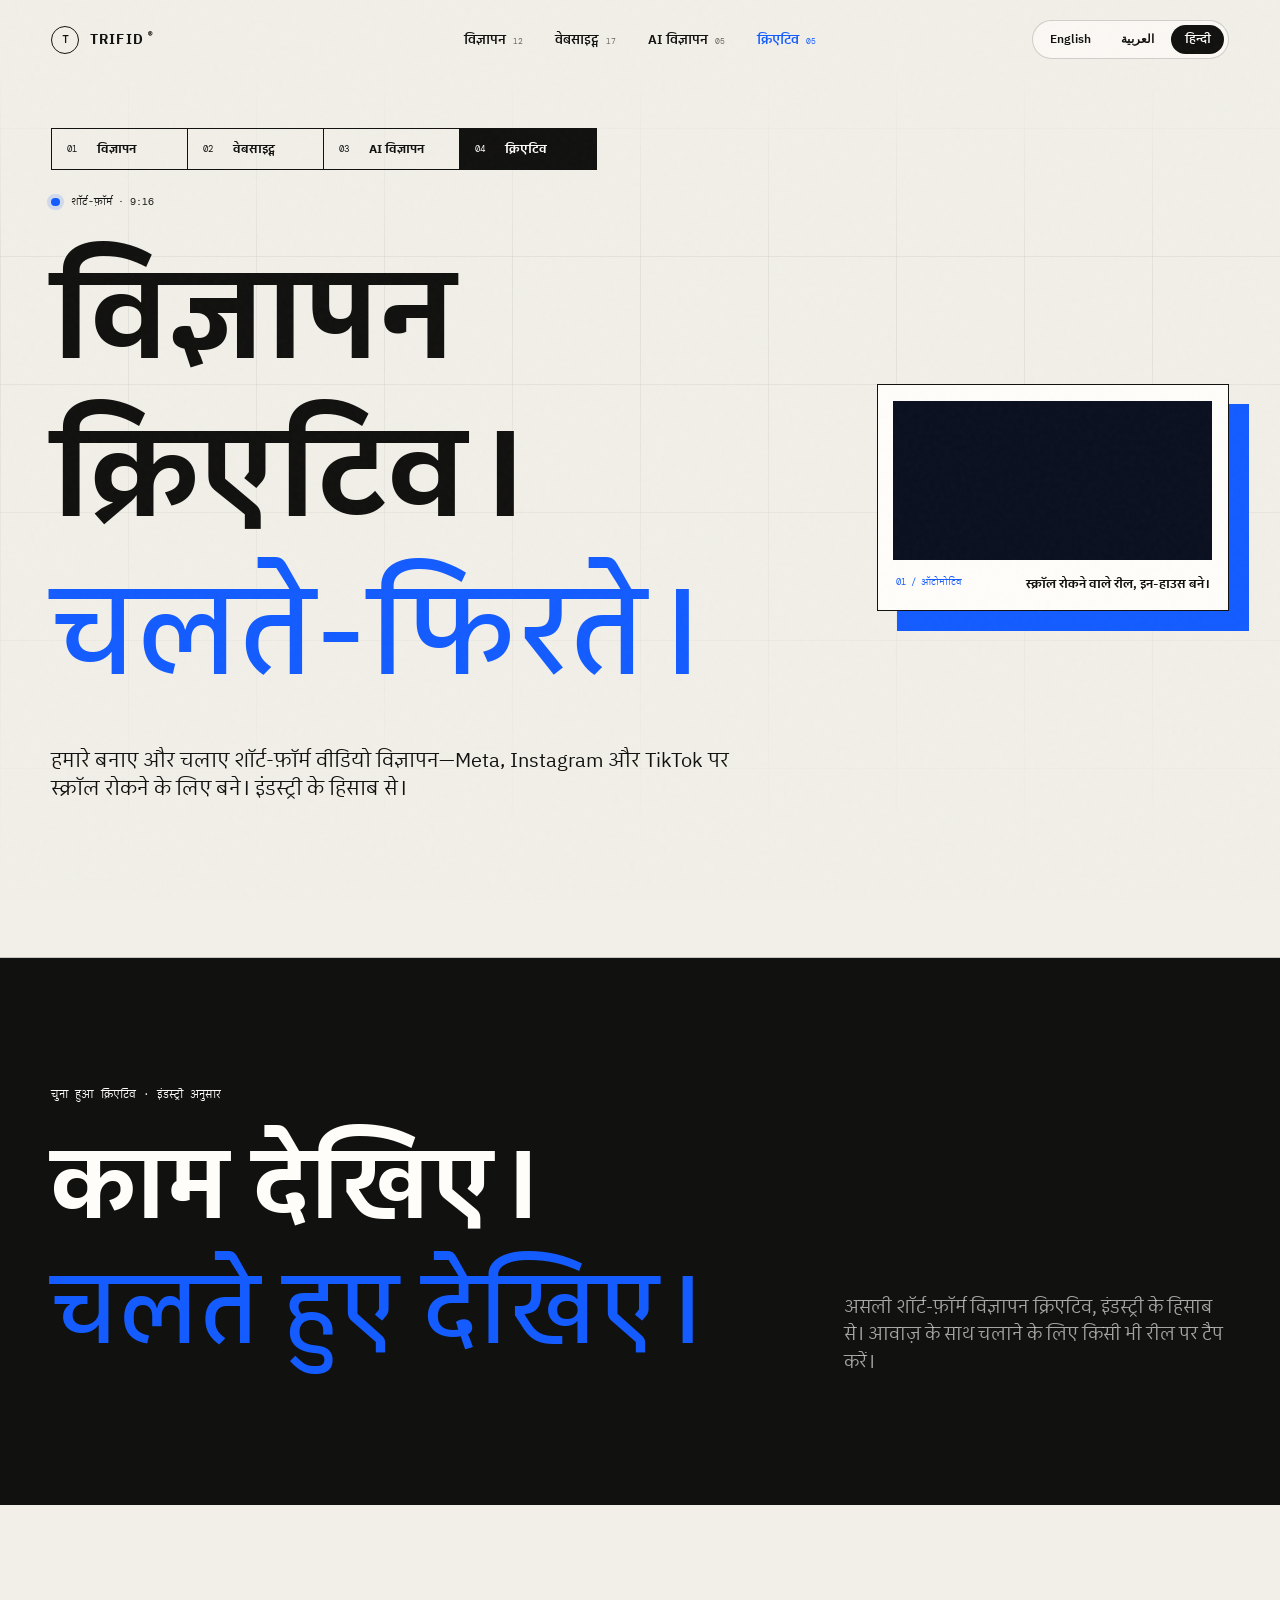
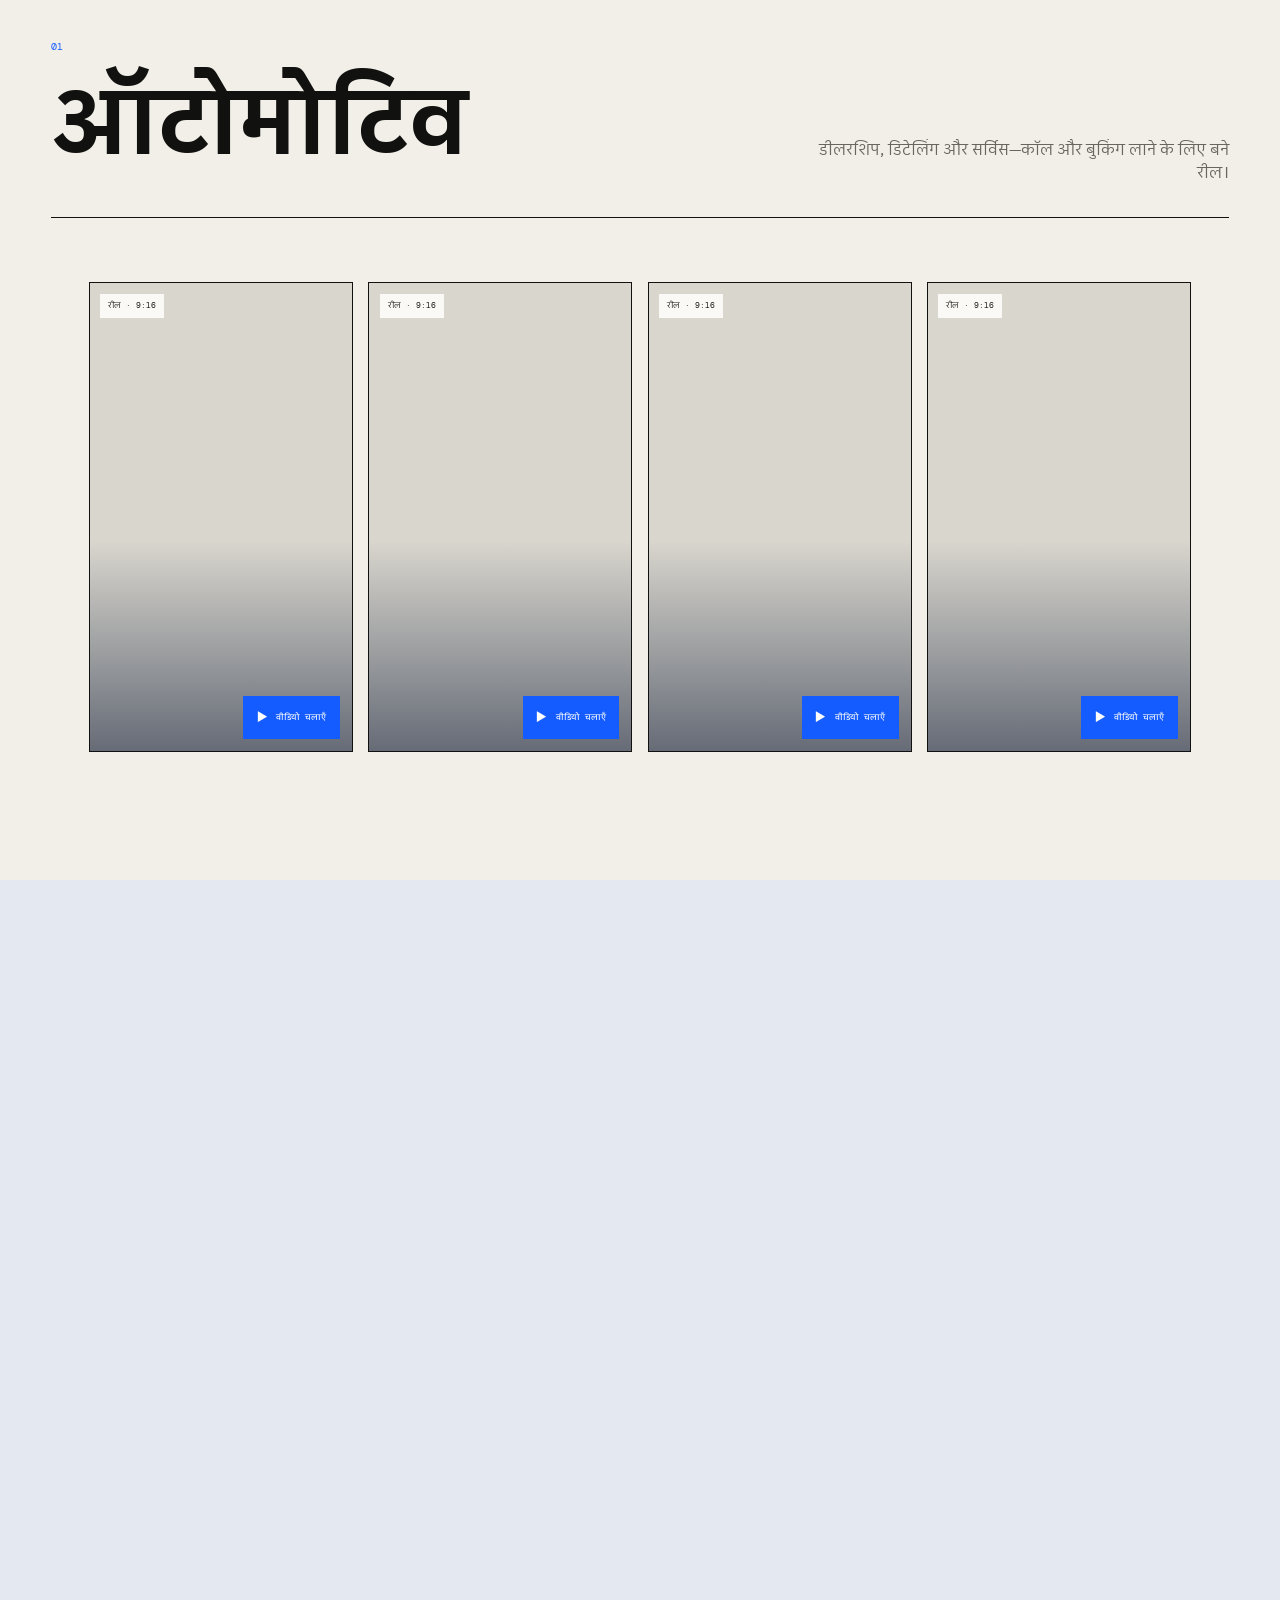
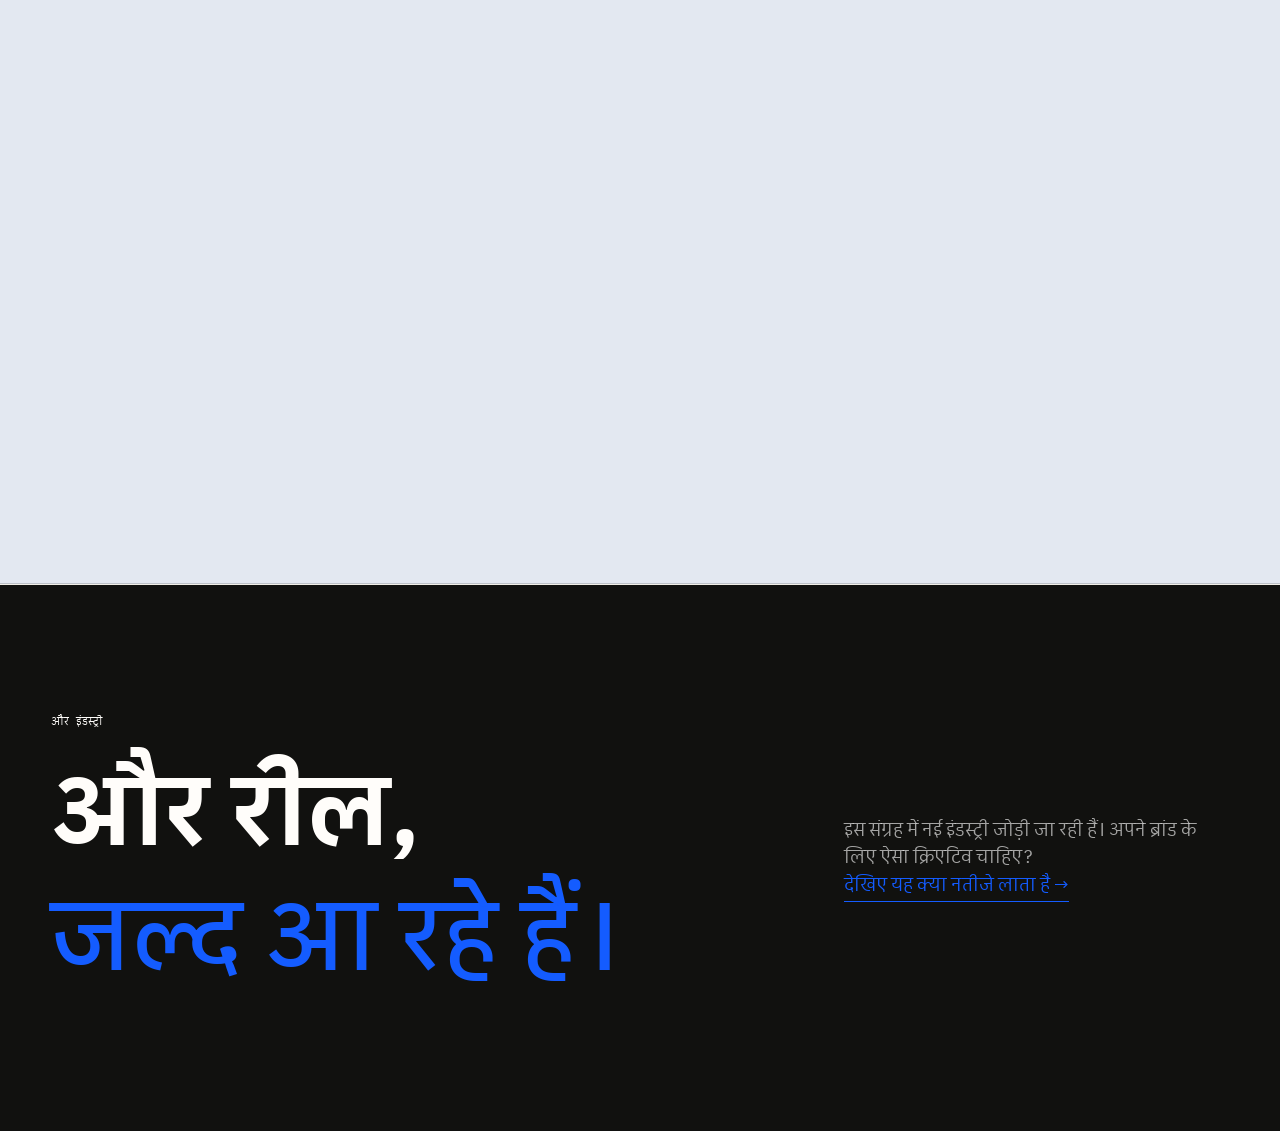
<file: creatives-hi.html>
<!doctype html>
<html lang="hi">
  <head>
    <meta charset="UTF-8" />
    <meta name="viewport" content="width=device-width, initial-scale=1, viewport-fit=cover" />
    <meta name="theme-color" content="#07142f" />
    <meta name="apple-mobile-web-app-capable" content="yes" />
    <meta name="apple-mobile-web-app-status-bar-style" content="black-translucent" />
    <meta
      name="description"
      content="ट्राइफ़िड मीडिया के बनाए शॉर्ट-फ़ॉर्म वीडियो विज्ञापन क्रिएटिव, इंडस्ट्री के हिसाब से—ऑटोमोटिव से शुरू।"
    />
    <title>विज्ञापन क्रिएटिव — ट्राइफ़िड मीडिया</title>
    <link rel="alternate" hreflang="en" href="https://trifid-case-studies.vercel.app/creatives.html" />
    <link rel="alternate" hreflang="ar" href="https://trifid-case-studies.vercel.app/creatives-ar.html" />
    <link rel="alternate" hreflang="hi" href="https://trifid-case-studies.vercel.app/creatives-hi.html" />
    <link rel="icon" href="favicon.svg" type="image/svg+xml" />
    <script>document.documentElement.classList.add("js");</script>
    <link rel="preconnect" href="https://fonts.googleapis.com" />
    <link rel="preconnect" href="https://fonts.gstatic.com" crossorigin />
    <link
      href="https://fonts.googleapis.com/css2?family=DM+Mono:wght@300;400;500&amp;family=IBM+Plex+Sans+Devanagari:wght@400;500;600;700&amp;family=Inter+Tight:ital,wght@0,400;0,500;0,600;0,700;0,800;1,500&amp;display=swap"
      rel="stylesheet"
    />
    <link rel="stylesheet" href="styles.css" />
    <script src="script.js" defer></script>
  </head>
  <body class="ai-ads-page creatives-page">
    <a class="skip-link" href="#main">मुख्य सामग्री पर जाएँ</a>

    <header class="site-header" data-header>
      <a class="brand" href="index-hi.html" aria-label="ट्राइफ़िड मीडिया होम">
        <span class="brand-mark" aria-hidden="true">T</span>
        <span>TRIFID<sup>®</sup></span>
      </a>

      <nav class="desktop-nav" aria-label="मुख्य नेविगेशन">
        <a href="index-hi.html">विज्ञापन <small>12</small></a>
        <a href="websites-hi.html">वेबसाइट्स <small>17</small></a>
        <a href="ai-ads-hi.html">AI विज्ञापन <small>05</small></a>
        <a href="creatives-hi.html" class="active">क्रिएटिव <small>05</small></a>
      </nav>

      <div class="lang-switch-group" role="group" aria-label="भाषा">
        <a class="lang-switch" href="creatives.html" lang="en" hreflang="en" aria-label="View this site in English">English</a>
        <a class="lang-switch" href="creatives-ar.html" lang="ar" hreflang="ar" aria-label="عرض الموقع باللغة العربية">العربية</a>
        <a class="lang-switch active" href="creatives-hi.html" lang="hi" hreflang="hi" aria-current="true">हिन्दी</a>
      </div>
    </header>

    <main id="main">
      <section class="ai-hero" id="top">
        <div class="hero-grid" aria-hidden="true"></div>
        <div class="ai-hero__copy">
          <div class="collection-tabs reveal" aria-label="केस स्टडी संग्रह">
            <a href="index-hi.html"><span>01</span> विज्ञापन</a>
            <a href="websites-hi.html"><span>02</span> वेबसाइट्स</a>
            <a href="ai-ads-hi.html"><span>03</span> AI विज्ञापन</a>
            <a class="active" href="creatives-hi.html"><span>04</span> क्रिएटिव</a>
          </div>
          <div class="eyebrow reveal"><span></span> शॉर्ट-फ़ॉर्म · 9:16</div>
          <h1 class="reveal reveal-delay-1">विज्ञापन क्रिएटिव।<br /><em>चलते-फिरते।</em></h1>
          <p class="ai-hero__lede reveal reveal-delay-2">
            हमारे बनाए और चलाए शॉर्ट-फ़ॉर्म वीडियो विज्ञापन—Meta, Instagram और TikTok पर स्क्रॉल रोकने के लिए बने। इंडस्ट्री के हिसाब से।
          </p>
          <div class="ai-platforms reveal reveal-delay-3" aria-label="समर्थित प्लैटफ़ॉर्म">
            <span>Meta</span><span>Instagram</span><span>TikTok</span>
          </div>
        </div>

        <figure class="ai-hero__visual creatives-hero__visual reveal reveal-delay-2">
          <video
            class="creatives-hero__video"
            muted
            loop
            autoplay
            playsinline
            preload="metadata"
            aria-label="ट्राइफ़िड मीडिया का बनाया ऑटोमोटिव वीडियो विज्ञापन"
          >
            <source src="assets/creatives/auto-1.mp4" type="video/mp4" />
          </video>
          <figcaption><span>01 / ऑटोमोटिव</span><strong>स्क्रॉल रोकने वाले रील, इन-हाउस बने।</strong></figcaption>
        </figure>
      </section>

      <section class="ai-work-intro" id="work">
        <div class="reveal">
          <span class="section-index">चुना हुआ क्रिएटिव · इंडस्ट्री अनुसार</span>
          <h2>काम देखिए।<br /><em>चलते हुए देखिए।</em></h2>
        </div>
        <p class="reveal reveal-delay-1">असली शॉर्ट-फ़ॉर्म विज्ञापन क्रिएटिव, इंडस्ट्री के हिसाब से। आवाज़ के साथ चलाने के लिए किसी भी रील पर टैप करें।</p>
      </section>

      <section class="ai-industry" aria-labelledby="automotive-title">
        <div class="ai-industry__head reveal">
          <div><span>01</span><h2 id="automotive-title">ऑटोमोटिव</h2></div>
          <p>डीलरशिप, डिटेलिंग और सर्विस—कॉल और बुकिंग लाने के लिए बने रील।</p>
        </div>
        <div class="ai-media-grid ai-media-grid--reels reveal">
          <figure class="ai-media-card ai-media-card--portrait ai-video-card">
            <video data-lazy-video muted loop playsinline preload="none" aria-label="ऑटोमोटिव विज्ञापन क्रिएटिव एक">
              <source data-src="assets/creatives/auto-1.mp4" type="video/mp4" />
            </video>
            <button class="ai-video-toggle" type="button" data-video-toggle aria-label="ऑटोमोटिव विज्ञापन एक चलाएँ"><span>▶</span><b>वीडियो चलाएँ</b></button>
            <figcaption>रील · 9:16</figcaption>
          </figure>
          <figure class="ai-media-card ai-media-card--portrait ai-video-card">
            <video data-lazy-video muted loop playsinline preload="none" aria-label="ऑटोमोटिव विज्ञापन क्रिएटिव दो">
              <source data-src="assets/creatives/auto-2.mp4" type="video/mp4" />
            </video>
            <button class="ai-video-toggle" type="button" data-video-toggle aria-label="ऑटोमोटिव विज्ञापन दो चलाएँ"><span>▶</span><b>वीडियो चलाएँ</b></button>
            <figcaption>रील · 9:16</figcaption>
          </figure>
          <figure class="ai-media-card ai-media-card--portrait ai-video-card">
            <video data-lazy-video muted loop playsinline preload="none" aria-label="ऑटोमोटिव विज्ञापन क्रिएटिव तीन">
              <source data-src="assets/creatives/auto-3.mp4" type="video/mp4" />
            </video>
            <button class="ai-video-toggle" type="button" data-video-toggle aria-label="ऑटोमोटिव विज्ञापन तीन चलाएँ"><span>▶</span><b>वीडियो चलाएँ</b></button>
            <figcaption>रील · 9:16</figcaption>
          </figure>
          <figure class="ai-media-card ai-media-card--portrait ai-video-card">
            <video data-lazy-video muted loop playsinline preload="none" aria-label="ऑटोमोटिव विज्ञापन क्रिएटिव चार">
              <source data-src="assets/creatives/auto-4.mp4" type="video/mp4" />
            </video>
            <button class="ai-video-toggle" type="button" data-video-toggle aria-label="ऑटोमोटिव विज्ञापन चार चलाएँ"><span>▶</span><b>वीडियो चलाएँ</b></button>
            <figcaption>रील · 9:16</figcaption>
          </figure>
        </div>
      </section>


      <section class="ai-industry ai-industry--tint" aria-labelledby="restaurant-title">
        <div class="ai-industry__head reveal">
          <div><span>02</span><h2 id="restaurant-title">रेस्टोरेंट</h2></div>
          <p>डाइन-इन, डिलीवरी और स्पेशल—भूख जगाने वाले रील, जो टेबल और कार्ट भरें।</p>
        </div>
        <div class="ai-media-grid ai-media-grid--reels reveal">
          <figure class="ai-media-card ai-media-card--portrait ai-video-card">
            <video data-lazy-video muted loop playsinline preload="none" aria-label="रेस्टोरेंट विज्ञापन क्रिएटिव एक">
              <source data-src="assets/creatives/restaurant-1.mp4" type="video/mp4" />
            </video>
            <button class="ai-video-toggle" type="button" data-video-toggle aria-label="रेस्टोरेंट विज्ञापन एक चलाएँ"><span>&#9654;</span><b>वीडियो चलाएँ</b></button>
            <figcaption>रील &#183; 9:16</figcaption>
          </figure>
          <figure class="ai-media-card ai-media-card--portrait ai-video-card">
            <video data-lazy-video muted loop playsinline preload="none" aria-label="रेस्टोरेंट विज्ञापन क्रिएटिव दो">
              <source data-src="assets/creatives/restaurant-2.mp4" type="video/mp4" />
            </video>
            <button class="ai-video-toggle" type="button" data-video-toggle aria-label="रेस्टोरेंट विज्ञापन दो चलाएँ"><span>&#9654;</span><b>वीडियो चलाएँ</b></button>
            <figcaption>रील &#183; 9:16</figcaption>
          </figure>
          <figure class="ai-media-card ai-media-card--portrait ai-video-card">
            <video data-lazy-video muted loop playsinline preload="none" aria-label="रेस्टोरेंट विज्ञापन क्रिएटिव तीन">
              <source data-src="assets/creatives/restaurant-3.mp4" type="video/mp4" />
            </video>
            <button class="ai-video-toggle" type="button" data-video-toggle aria-label="रेस्टोरेंट विज्ञापन तीन चलाएँ"><span>&#9654;</span><b>वीडियो चलाएँ</b></button>
            <figcaption>रील &#183; 9:16</figcaption>
          </figure>
        </div>
      </section>


      <section class="ai-industry ai-industry--dark" aria-labelledby="trading-title">
        <div class="ai-industry__head reveal">
          <div><span>03</span><h2 id="trading-title">ट्रेडिंग एंड कॉन्ट्रैक्टिंग</h2></div>
          <p>सप्लायर, फ़िट-आउट और कंस्ट्रक्शन—साफ़, भरोसेमंद रील जो पूछताछ और टेंडर दिलाएँ।</p>
        </div>
        <div class="ai-media-grid ai-media-grid--reels reveal">
          <figure class="ai-media-card ai-media-card--portrait ai-video-card">
            <video data-lazy-video muted loop playsinline preload="none" aria-label="ट्रेडिंग एंड कॉन्ट्रैक्टिंग विज्ञापन क्रिएटिव 1">
              <source data-src="assets/creatives/trading-1.mp4" type="video/mp4" />
            </video>
            <button class="ai-video-toggle" type="button" data-video-toggle aria-label="ट्रेडिंग एंड कॉन्ट्रैक्टिंग विज्ञापन चलाएँ 1"><span>&#9654;</span><b>वीडियो चलाएँ</b></button>
            <figcaption>रील &#183; 9:16</figcaption>
          </figure>
          <figure class="ai-media-card ai-media-card--portrait ai-video-card">
            <video data-lazy-video muted loop playsinline preload="none" aria-label="ट्रेडिंग एंड कॉन्ट्रैक्टिंग विज्ञापन क्रिएटिव 2">
              <source data-src="assets/creatives/trading-2.mp4" type="video/mp4" />
            </video>
            <button class="ai-video-toggle" type="button" data-video-toggle aria-label="ट्रेडिंग एंड कॉन्ट्रैक्टिंग विज्ञापन चलाएँ 2"><span>&#9654;</span><b>वीडियो चलाएँ</b></button>
            <figcaption>रील &#183; 9:16</figcaption>
          </figure>
          <figure class="ai-media-card ai-media-card--portrait ai-video-card">
            <video data-lazy-video muted loop playsinline preload="none" aria-label="ट्रेडिंग एंड कॉन्ट्रैक्टिंग विज्ञापन क्रिएटिव 3">
              <source data-src="assets/creatives/trading-3.mp4" type="video/mp4" />
            </video>
            <button class="ai-video-toggle" type="button" data-video-toggle aria-label="ट्रेडिंग एंड कॉन्ट्रैक्टिंग विज्ञापन चलाएँ 3"><span>&#9654;</span><b>वीडियो चलाएँ</b></button>
            <figcaption>रील &#183; 9:16</figcaption>
          </figure>
          <figure class="ai-media-card ai-media-card--portrait ai-video-card">
            <video data-lazy-video muted loop playsinline preload="none" aria-label="ट्रेडिंग एंड कॉन्ट्रैक्टिंग विज्ञापन क्रिएटिव 4">
              <source data-src="assets/creatives/trading-4.mp4" type="video/mp4" />
            </video>
            <button class="ai-video-toggle" type="button" data-video-toggle aria-label="ट्रेडिंग एंड कॉन्ट्रैक्टिंग विज्ञापन चलाएँ 4"><span>&#9654;</span><b>वीडियो चलाएँ</b></button>
            <figcaption>रील &#183; 9:16</figcaption>
          </figure>
        </div>
      </section>


      <section class="ai-industry" aria-labelledby="realestate-title">
        <div class="ai-industry__head reveal">
          <div><span>04</span><h2 id="realestate-title">रियल एस्टेट</h2></div>
          <p>लिस्टिंग, लॉन्च और वॉकथ्रू—ऐसे रील जो स्क्रॉल को विज़िट और पूछताछ में बदलें।</p>
        </div>
        <div class="ai-media-grid ai-media-grid--reels reveal">
          <figure class="ai-media-card ai-media-card--portrait ai-video-card">
            <video data-lazy-video muted loop playsinline preload="none" aria-label="रियल एस्टेट विज्ञापन क्रिएटिव 1">
              <source data-src="assets/creatives/realestate-1.mp4" type="video/mp4" />
            </video>
            <button class="ai-video-toggle" type="button" data-video-toggle aria-label="रियल एस्टेट विज्ञापन चलाएँ 1"><span>&#9654;</span><b>वीडियो चलाएँ</b></button>
            <figcaption>रील &#183; 9:16</figcaption>
          </figure>
          <figure class="ai-media-card ai-media-card--portrait ai-video-card">
            <video data-lazy-video muted loop playsinline preload="none" aria-label="रियल एस्टेट विज्ञापन क्रिएटिव 2">
              <source data-src="assets/creatives/realestate-2.mp4" type="video/mp4" />
            </video>
            <button class="ai-video-toggle" type="button" data-video-toggle aria-label="रियल एस्टेट विज्ञापन चलाएँ 2"><span>&#9654;</span><b>वीडियो चलाएँ</b></button>
            <figcaption>रील &#183; 9:16</figcaption>
          </figure>
          <figure class="ai-media-card ai-media-card--portrait ai-video-card">
            <video data-lazy-video muted loop playsinline preload="none" aria-label="रियल एस्टेट विज्ञापन क्रिएटिव 3">
              <source data-src="assets/creatives/realestate-3.mp4" type="video/mp4" />
            </video>
            <button class="ai-video-toggle" type="button" data-video-toggle aria-label="रियल एस्टेट विज्ञापन चलाएँ 3"><span>&#9654;</span><b>वीडियो चलाएँ</b></button>
            <figcaption>रील &#183; 9:16</figcaption>
          </figure>
          <figure class="ai-media-card ai-media-card--portrait ai-video-card">
            <video data-lazy-video muted loop playsinline preload="none" aria-label="रियल एस्टेट विज्ञापन क्रिएटिव 4">
              <source data-src="assets/creatives/realestate-4.mp4" type="video/mp4" />
            </video>
            <button class="ai-video-toggle" type="button" data-video-toggle aria-label="रियल एस्टेट विज्ञापन चलाएँ 4"><span>&#9654;</span><b>वीडियो चलाएँ</b></button>
            <figcaption>रील &#183; 9:16</figcaption>
          </figure>
        </div>
      </section>


      <section class="ai-industry ai-industry--tint" aria-labelledby="ecommerce-title">
        <div class="ai-industry__head reveal">
          <div><span>05</span><h2 id="ecommerce-title">ई-कॉमर्स</h2></div>
          <p>प्रोडक्ट लॉन्च, ऑफ़र और UGC—ऐसे रील जो फ़ीड को कार्ट और सेल में बदलें।</p>
        </div>
        <div class="ai-media-grid ai-media-grid--reels reveal">
          <figure class="ai-media-card ai-media-card--portrait ai-video-card">
            <video data-lazy-video muted loop playsinline preload="none" aria-label="ई-कॉमर्स विज्ञापन क्रिएटिव 1">
              <source data-src="assets/creatives/ecom-1.mp4" type="video/mp4" />
            </video>
            <button class="ai-video-toggle" type="button" data-video-toggle aria-label="ई-कॉमर्स विज्ञापन चलाएँ 1"><span>&#9654;</span><b>वीडियो चलाएँ</b></button>
            <figcaption>रील &#183; 9:16</figcaption>
          </figure>
          <figure class="ai-media-card ai-media-card--portrait ai-video-card">
            <video data-lazy-video muted loop playsinline preload="none" aria-label="ई-कॉमर्स विज्ञापन क्रिएटिव 2">
              <source data-src="assets/creatives/ecom-2.mp4" type="video/mp4" />
            </video>
            <button class="ai-video-toggle" type="button" data-video-toggle aria-label="ई-कॉमर्स विज्ञापन चलाएँ 2"><span>&#9654;</span><b>वीडियो चलाएँ</b></button>
            <figcaption>रील &#183; 9:16</figcaption>
          </figure>
          <figure class="ai-media-card ai-media-card--portrait ai-video-card">
            <video data-lazy-video muted loop playsinline preload="none" aria-label="ई-कॉमर्स विज्ञापन क्रिएटिव 3">
              <source data-src="assets/creatives/ecom-3.mp4" type="video/mp4" />
            </video>
            <button class="ai-video-toggle" type="button" data-video-toggle aria-label="ई-कॉमर्स विज्ञापन चलाएँ 3"><span>&#9654;</span><b>वीडियो चलाएँ</b></button>
            <figcaption>रील &#183; 9:16</figcaption>
          </figure>
          <figure class="ai-media-card ai-media-card--portrait ai-video-card">
            <video data-lazy-video muted loop playsinline preload="none" aria-label="ई-कॉमर्स विज्ञापन क्रिएटिव 4">
              <source data-src="assets/creatives/ecom-4.mp4" type="video/mp4" />
            </video>
            <button class="ai-video-toggle" type="button" data-video-toggle aria-label="ई-कॉमर्स विज्ञापन चलाएँ 4"><span>&#9654;</span><b>वीडियो चलाएँ</b></button>
            <figcaption>रील &#183; 9:16</figcaption>
          </figure>
          <figure class="ai-media-card ai-media-card--portrait ai-video-card">
            <video data-lazy-video muted loop playsinline preload="none" aria-label="ई-कॉमर्स विज्ञापन क्रिएटिव 5">
              <source data-src="assets/creatives/ecom-5.mp4" type="video/mp4" />
            </video>
            <button class="ai-video-toggle" type="button" data-video-toggle aria-label="ई-कॉमर्स विज्ञापन चलाएँ 5"><span>&#9654;</span><b>वीडियो चलाएँ</b></button>
            <figcaption>रील &#183; 9:16</figcaption>
          </figure>
        </div>
      </section>

      <section class="ai-work-intro creatives-more reveal" aria-label="और इंडस्ट्री जल्द आ रही हैं">
        <div>
          <span class="section-index">और इंडस्ट्री</span>
          <h2>और रील,<br /><em>जल्द आ रहे हैं।</em></h2>
        </div>
        <p>इस संग्रह में नई इंडस्ट्री जोड़ी जा रही हैं। अपने ब्रांड के लिए ऐसा क्रिएटिव चाहिए? <a href="index-hi.html">देखिए यह क्या नतीजे लाता है →</a></p>
      </section>
    </main>

  </body>
</html>
</file>
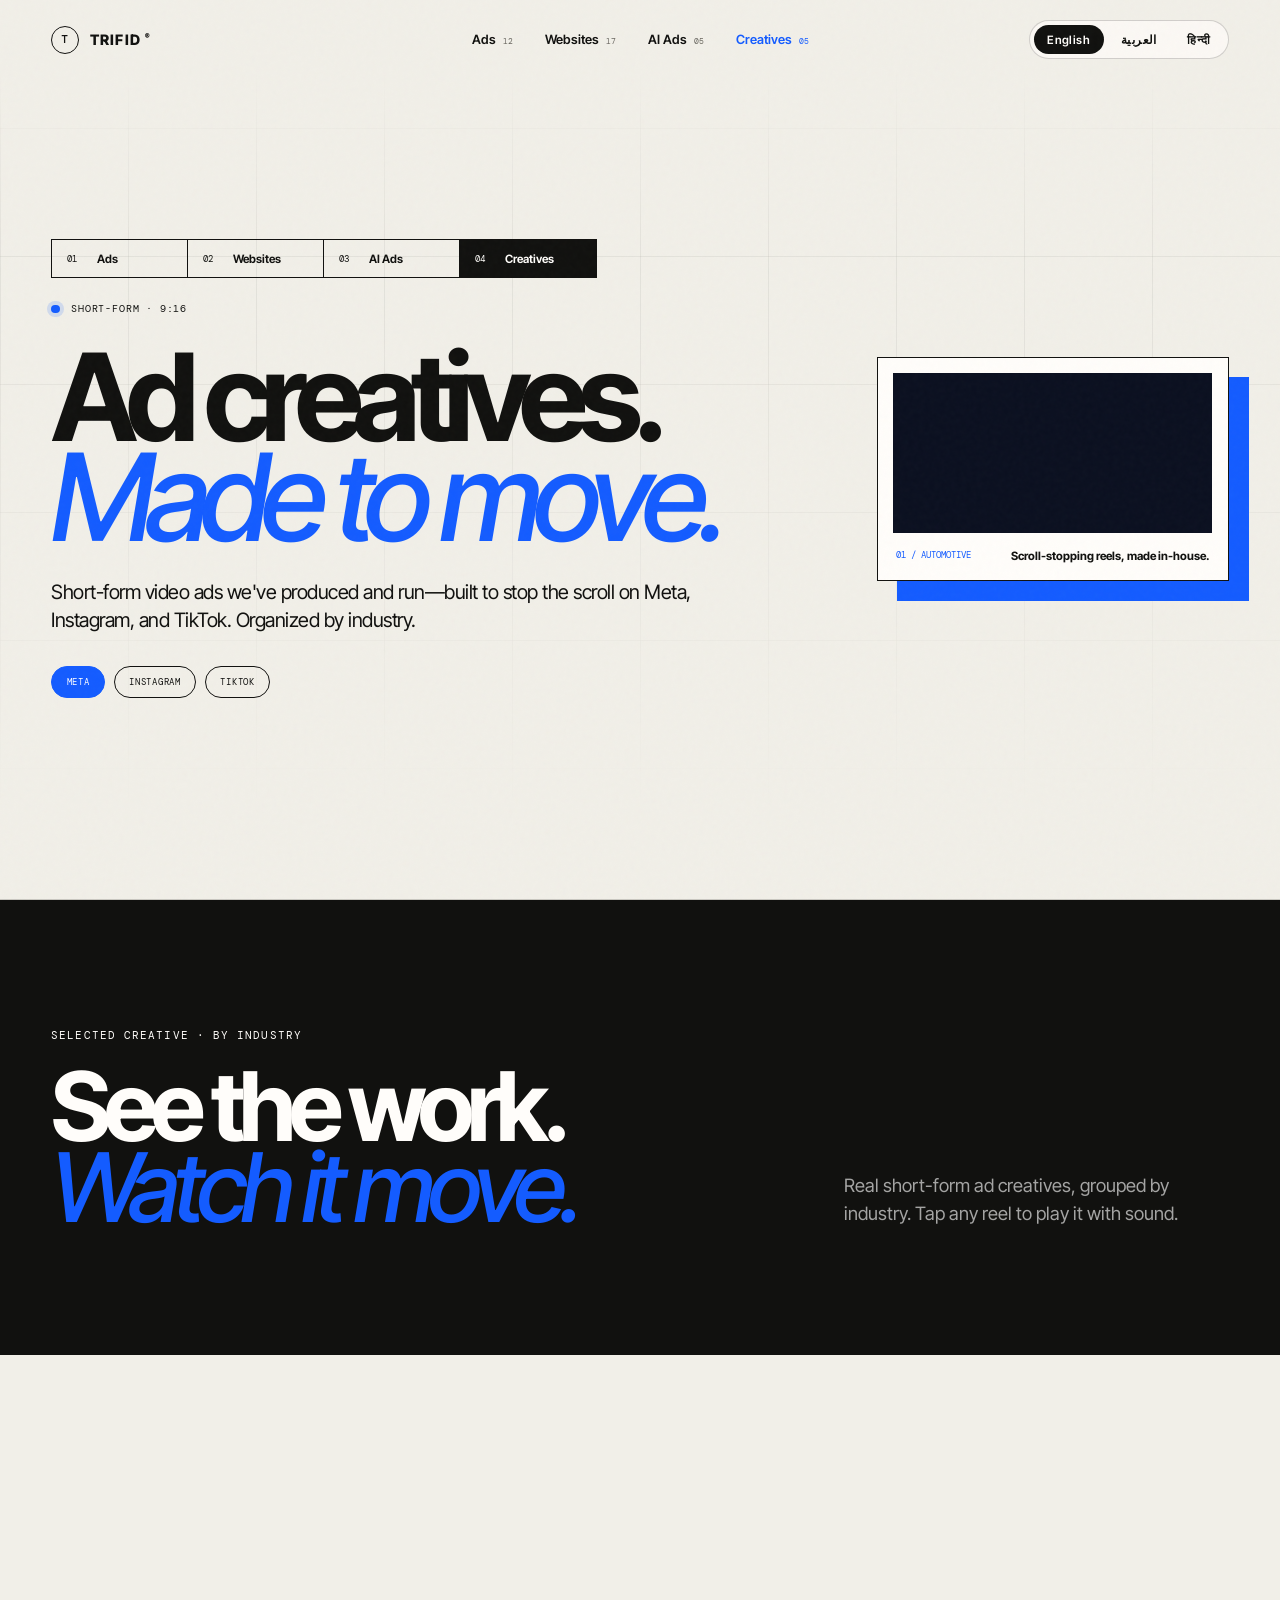
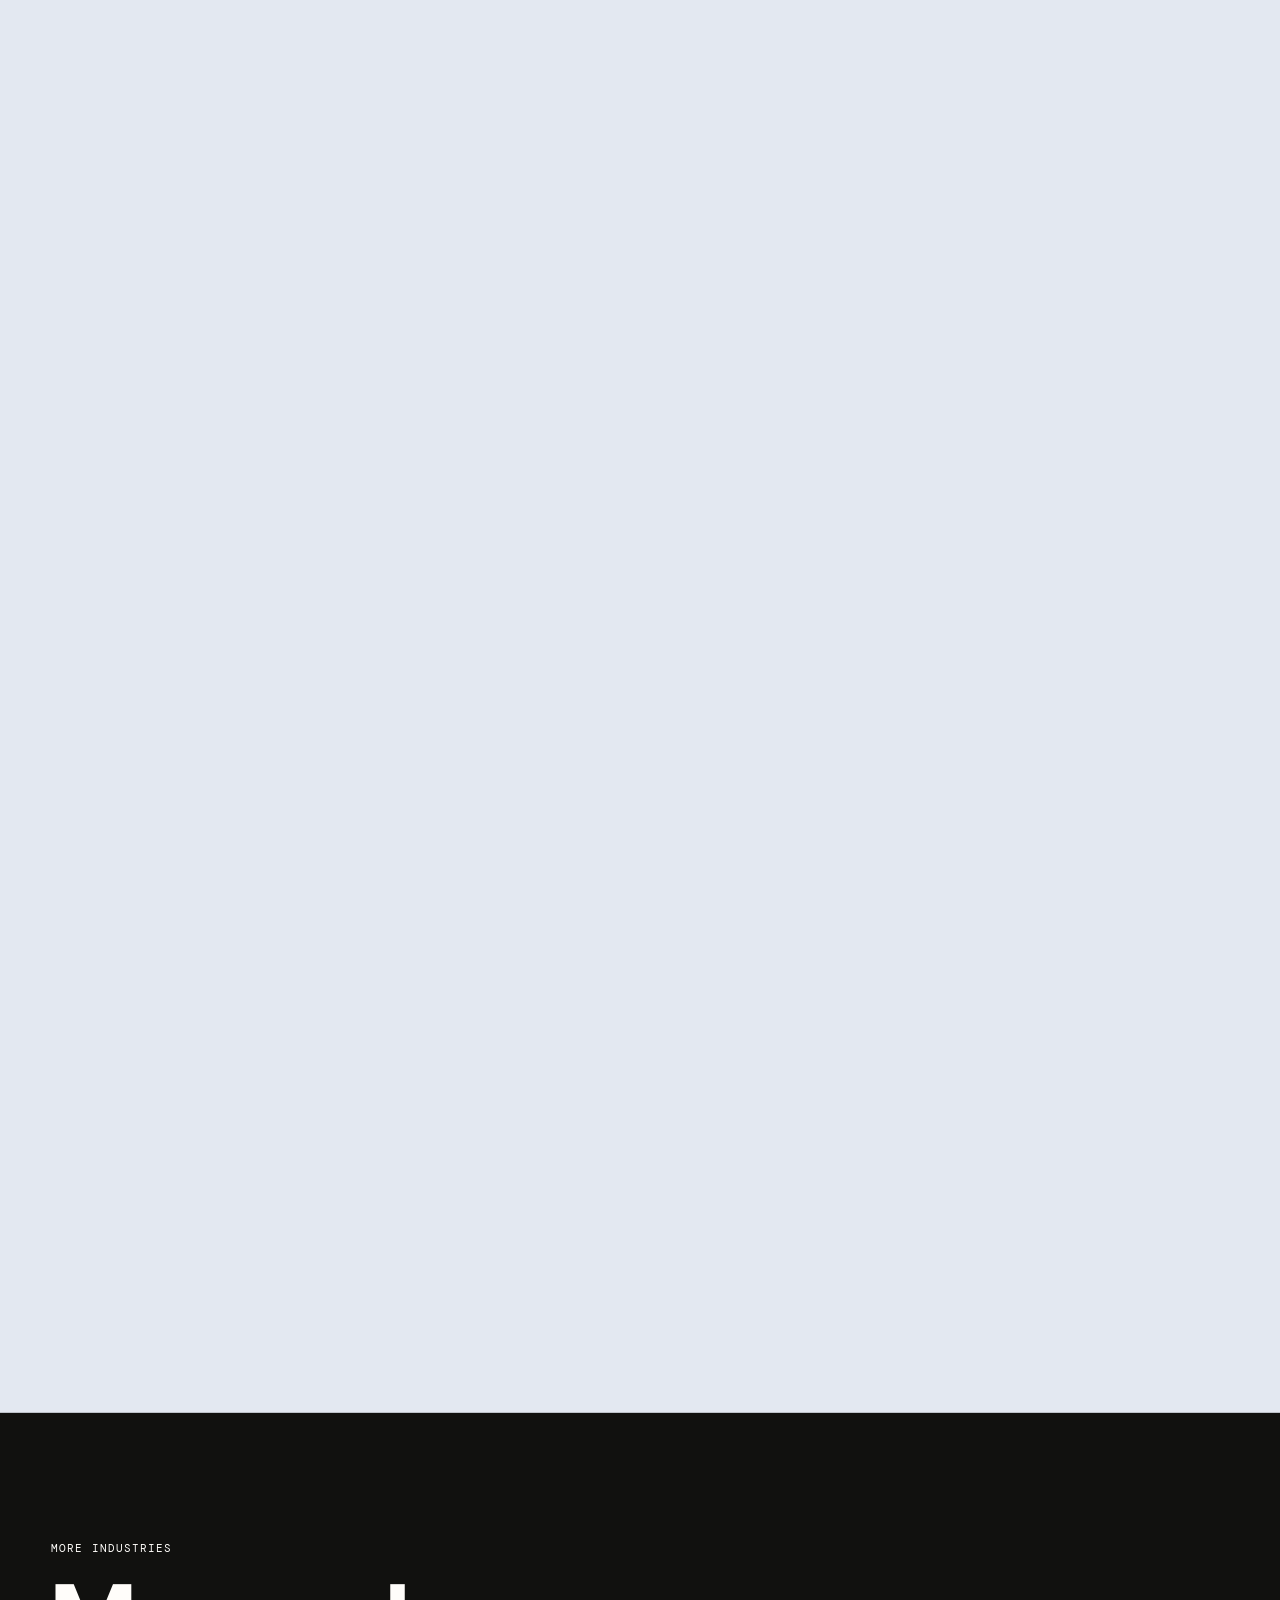
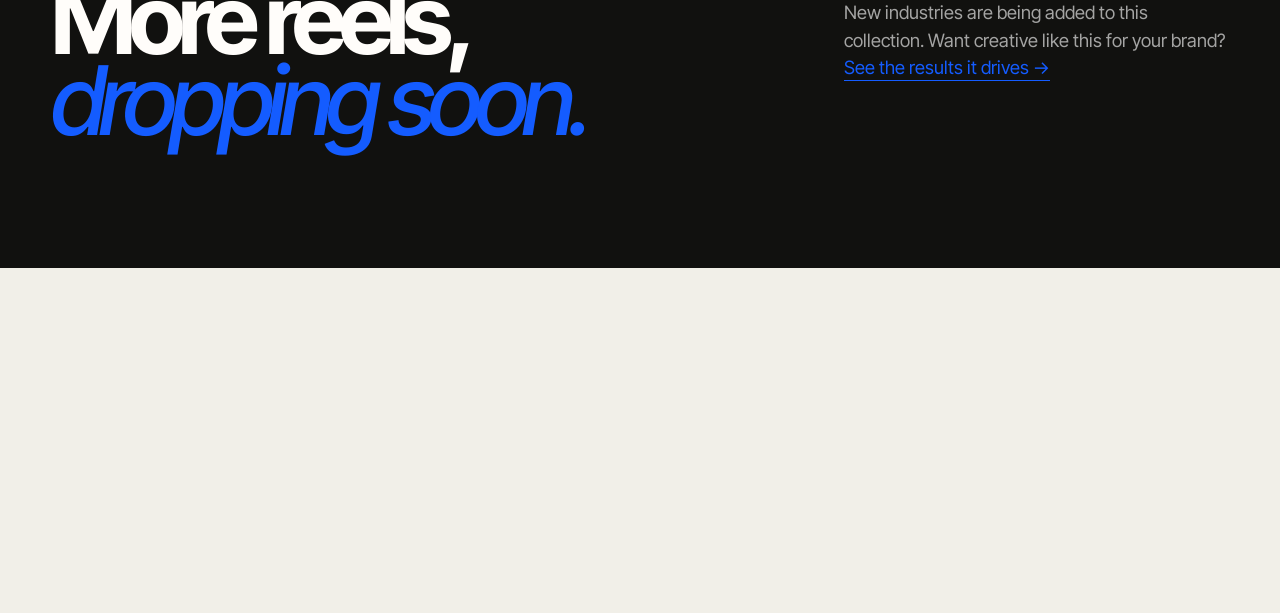
<file: creatives.html>
<!doctype html>
<html lang="en">
  <head>
    <meta charset="UTF-8" />
    <meta name="viewport" content="width=device-width, initial-scale=1, viewport-fit=cover" />
    <meta name="theme-color" content="#07142f" />
    <meta name="apple-mobile-web-app-capable" content="yes" />
    <meta name="apple-mobile-web-app-status-bar-style" content="black-translucent" />
    <meta
      name="description"
      content="Short-form video ad creatives produced by Trifid Media, organized by industry—starting with automotive."
    />
    <title>Ad Creatives — Trifid Media</title>
    <link rel="alternate" hreflang="en" href="https://trifid-case-studies.vercel.app/creatives.html" />
    <link rel="alternate" hreflang="ar" href="https://trifid-case-studies.vercel.app/creatives-ar.html" />
    <link rel="alternate" hreflang="hi" href="https://trifid-case-studies.vercel.app/creatives-hi.html" />
    <link rel="icon" href="favicon.svg" type="image/svg+xml" />
    <script>document.documentElement.classList.add("js");</script>
    <link rel="preconnect" href="https://fonts.googleapis.com" />
    <link rel="preconnect" href="https://fonts.gstatic.com" crossorigin />
    <link
      href="https://fonts.googleapis.com/css2?family=DM+Mono:wght@300;400;500&amp;family=Inter+Tight:ital,wght@0,400;0,500;0,600;0,700;0,800;1,500&amp;display=swap"
      rel="stylesheet"
    />
    <link rel="stylesheet" href="styles.css" />
    <script src="script.js" defer></script>
  </head>
  <body class="ai-ads-page creatives-page">
    <a class="skip-link" href="#main">Skip to content</a>

    <header class="site-header" data-header>
      <a class="brand" href="index.html" aria-label="Trifid Media home">
        <span class="brand-mark" aria-hidden="true">T</span>
        <span>TRIFID<sup>®</sup></span>
      </a>

      <nav class="desktop-nav" aria-label="Main navigation">
        <a href="index.html">Ads <small>12</small></a>
        <a href="websites.html">Websites <small>17</small></a>
        <a href="ai-ads.html">AI Ads <small>05</small></a>
        <a href="creatives.html" class="active">Creatives <small>05</small></a>
      </nav>

      <div class="lang-switch-group" role="group" aria-label="Language">
        <a class="lang-switch active" href="creatives.html" lang="en" hreflang="en" aria-current="true">English</a>
        <a class="lang-switch" href="creatives-ar.html" lang="ar" hreflang="ar" aria-label="عرض الموقع باللغة العربية">العربية</a>
        <a class="lang-switch" href="creatives-hi.html" lang="hi" hreflang="hi" aria-label="यह साइट हिन्दी में देखें">हिन्दी</a>
      </div>
    </header>

    <main id="main">
      <section class="ai-hero" id="top">
        <div class="hero-grid" aria-hidden="true"></div>
        <div class="ai-hero__copy">
          <div class="collection-tabs reveal" aria-label="Case study collections">
            <a href="index.html"><span>01</span> Ads</a>
            <a href="websites.html"><span>02</span> Websites</a>
            <a href="ai-ads.html"><span>03</span> AI Ads</a>
            <a class="active" href="creatives.html"><span>04</span> Creatives</a>
          </div>
          <div class="eyebrow reveal"><span></span> SHORT-FORM · 9:16</div>
          <h1 class="reveal reveal-delay-1">Ad creatives.<br /><em>Made to move.</em></h1>
          <p class="ai-hero__lede reveal reveal-delay-2">
            Short-form video ads we've produced and run—built to stop the scroll on Meta, Instagram, and TikTok. Organized by industry.
          </p>
          <div class="ai-platforms reveal reveal-delay-3" aria-label="Supported platforms">
            <span>Meta</span><span>Instagram</span><span>TikTok</span>
          </div>
        </div>

        <figure class="ai-hero__visual creatives-hero__visual reveal reveal-delay-2">
          <video
            class="creatives-hero__video"
            muted
            loop
            autoplay
            playsinline
            preload="metadata"
            aria-label="Automotive video ad creative by Trifid Media"
          >
            <source src="assets/creatives/auto-1.mp4" type="video/mp4" />
          </video>
          <figcaption><span>01 / AUTOMOTIVE</span><strong>Scroll-stopping reels, made in-house.</strong></figcaption>
        </figure>
      </section>

      <section class="ai-work-intro" id="work">
        <div class="reveal">
          <span class="section-index">SELECTED CREATIVE · BY INDUSTRY</span>
          <h2>See the work.<br /><em>Watch it move.</em></h2>
        </div>
        <p class="reveal reveal-delay-1">Real short-form ad creatives, grouped by industry. Tap any reel to play it with sound.</p>
      </section>

      <section class="ai-industry" aria-labelledby="automotive-title">
        <div class="ai-industry__head reveal">
          <div><span>01</span><h2 id="automotive-title">Automotive</h2></div>
          <p>Dealerships, detailing, and service—reels built to drive calls and bookings.</p>
        </div>
        <div class="ai-media-grid ai-media-grid--reels reveal">
          <figure class="ai-media-card ai-media-card--portrait ai-video-card">
            <video data-lazy-video muted loop playsinline preload="none" aria-label="Automotive ad creative one">
              <source data-src="assets/creatives/auto-1.mp4" type="video/mp4" />
            </video>
            <button class="ai-video-toggle" type="button" data-video-toggle aria-label="Play automotive ad creative one"><span>▶</span><b>Play video</b></button>
            <figcaption>Reel · 9:16</figcaption>
          </figure>
          <figure class="ai-media-card ai-media-card--portrait ai-video-card">
            <video data-lazy-video muted loop playsinline preload="none" aria-label="Automotive ad creative two">
              <source data-src="assets/creatives/auto-2.mp4" type="video/mp4" />
            </video>
            <button class="ai-video-toggle" type="button" data-video-toggle aria-label="Play automotive ad creative two"><span>▶</span><b>Play video</b></button>
            <figcaption>Reel · 9:16</figcaption>
          </figure>
          <figure class="ai-media-card ai-media-card--portrait ai-video-card">
            <video data-lazy-video muted loop playsinline preload="none" aria-label="Automotive ad creative three">
              <source data-src="assets/creatives/auto-3.mp4" type="video/mp4" />
            </video>
            <button class="ai-video-toggle" type="button" data-video-toggle aria-label="Play automotive ad creative three"><span>▶</span><b>Play video</b></button>
            <figcaption>Reel · 9:16</figcaption>
          </figure>
          <figure class="ai-media-card ai-media-card--portrait ai-video-card">
            <video data-lazy-video muted loop playsinline preload="none" aria-label="Automotive ad creative four">
              <source data-src="assets/creatives/auto-4.mp4" type="video/mp4" />
            </video>
            <button class="ai-video-toggle" type="button" data-video-toggle aria-label="Play automotive ad creative four"><span>▶</span><b>Play video</b></button>
            <figcaption>Reel · 9:16</figcaption>
          </figure>
        </div>
      </section>


      <section class="ai-industry ai-industry--tint" aria-labelledby="restaurant-title">
        <div class="ai-industry__head reveal">
          <div><span>02</span><h2 id="restaurant-title">Restaurant</h2></div>
          <p>Dine-in, delivery, and specials—appetite-first reels built to fill tables and carts.</p>
        </div>
        <div class="ai-media-grid ai-media-grid--reels reveal">
          <figure class="ai-media-card ai-media-card--portrait ai-video-card">
            <video data-lazy-video muted loop playsinline preload="none" aria-label="Restaurant ad creative one">
              <source data-src="assets/creatives/restaurant-1.mp4" type="video/mp4" />
            </video>
            <button class="ai-video-toggle" type="button" data-video-toggle aria-label="Play restaurant ad creative one"><span>&#9654;</span><b>Play video</b></button>
            <figcaption>Reel &#183; 9:16</figcaption>
          </figure>
          <figure class="ai-media-card ai-media-card--portrait ai-video-card">
            <video data-lazy-video muted loop playsinline preload="none" aria-label="Restaurant ad creative two">
              <source data-src="assets/creatives/restaurant-2.mp4" type="video/mp4" />
            </video>
            <button class="ai-video-toggle" type="button" data-video-toggle aria-label="Play restaurant ad creative two"><span>&#9654;</span><b>Play video</b></button>
            <figcaption>Reel &#183; 9:16</figcaption>
          </figure>
          <figure class="ai-media-card ai-media-card--portrait ai-video-card">
            <video data-lazy-video muted loop playsinline preload="none" aria-label="Restaurant ad creative three">
              <source data-src="assets/creatives/restaurant-3.mp4" type="video/mp4" />
            </video>
            <button class="ai-video-toggle" type="button" data-video-toggle aria-label="Play restaurant ad creative three"><span>&#9654;</span><b>Play video</b></button>
            <figcaption>Reel &#183; 9:16</figcaption>
          </figure>
        </div>
      </section>


      <section class="ai-industry ai-industry--dark" aria-labelledby="trading-title">
        <div class="ai-industry__head reveal">
          <div><span>03</span><h2 id="trading-title">Trading &amp; Contracting</h2></div>
          <p>Suppliers, fit-outs, and construction—clear, credible reels that win enquiries and tenders.</p>
        </div>
        <div class="ai-media-grid ai-media-grid--reels reveal">
          <figure class="ai-media-card ai-media-card--portrait ai-video-card">
            <video data-lazy-video muted loop playsinline preload="none" aria-label="Trading and contracting ad creative 1">
              <source data-src="assets/creatives/trading-1.mp4" type="video/mp4" />
            </video>
            <button class="ai-video-toggle" type="button" data-video-toggle aria-label="Play trading and contracting ad creative 1"><span>&#9654;</span><b>Play video</b></button>
            <figcaption>Reel &#183; 9:16</figcaption>
          </figure>
          <figure class="ai-media-card ai-media-card--portrait ai-video-card">
            <video data-lazy-video muted loop playsinline preload="none" aria-label="Trading and contracting ad creative 2">
              <source data-src="assets/creatives/trading-2.mp4" type="video/mp4" />
            </video>
            <button class="ai-video-toggle" type="button" data-video-toggle aria-label="Play trading and contracting ad creative 2"><span>&#9654;</span><b>Play video</b></button>
            <figcaption>Reel &#183; 9:16</figcaption>
          </figure>
          <figure class="ai-media-card ai-media-card--portrait ai-video-card">
            <video data-lazy-video muted loop playsinline preload="none" aria-label="Trading and contracting ad creative 3">
              <source data-src="assets/creatives/trading-3.mp4" type="video/mp4" />
            </video>
            <button class="ai-video-toggle" type="button" data-video-toggle aria-label="Play trading and contracting ad creative 3"><span>&#9654;</span><b>Play video</b></button>
            <figcaption>Reel &#183; 9:16</figcaption>
          </figure>
          <figure class="ai-media-card ai-media-card--portrait ai-video-card">
            <video data-lazy-video muted loop playsinline preload="none" aria-label="Trading and contracting ad creative 4">
              <source data-src="assets/creatives/trading-4.mp4" type="video/mp4" />
            </video>
            <button class="ai-video-toggle" type="button" data-video-toggle aria-label="Play trading and contracting ad creative 4"><span>&#9654;</span><b>Play video</b></button>
            <figcaption>Reel &#183; 9:16</figcaption>
          </figure>
        </div>
      </section>


      <section class="ai-industry" aria-labelledby="realestate-title">
        <div class="ai-industry__head reveal">
          <div><span>04</span><h2 id="realestate-title">Real Estate</h2></div>
          <p>Listings, launches, and walkthroughs—reels that turn scrolls into viewings and enquiries.</p>
        </div>
        <div class="ai-media-grid ai-media-grid--reels reveal">
          <figure class="ai-media-card ai-media-card--portrait ai-video-card">
            <video data-lazy-video muted loop playsinline preload="none" aria-label="Real estate ad creative 1">
              <source data-src="assets/creatives/realestate-1.mp4" type="video/mp4" />
            </video>
            <button class="ai-video-toggle" type="button" data-video-toggle aria-label="Play real estate ad creative 1"><span>&#9654;</span><b>Play video</b></button>
            <figcaption>Reel &#183; 9:16</figcaption>
          </figure>
          <figure class="ai-media-card ai-media-card--portrait ai-video-card">
            <video data-lazy-video muted loop playsinline preload="none" aria-label="Real estate ad creative 2">
              <source data-src="assets/creatives/realestate-2.mp4" type="video/mp4" />
            </video>
            <button class="ai-video-toggle" type="button" data-video-toggle aria-label="Play real estate ad creative 2"><span>&#9654;</span><b>Play video</b></button>
            <figcaption>Reel &#183; 9:16</figcaption>
          </figure>
          <figure class="ai-media-card ai-media-card--portrait ai-video-card">
            <video data-lazy-video muted loop playsinline preload="none" aria-label="Real estate ad creative 3">
              <source data-src="assets/creatives/realestate-3.mp4" type="video/mp4" />
            </video>
            <button class="ai-video-toggle" type="button" data-video-toggle aria-label="Play real estate ad creative 3"><span>&#9654;</span><b>Play video</b></button>
            <figcaption>Reel &#183; 9:16</figcaption>
          </figure>
          <figure class="ai-media-card ai-media-card--portrait ai-video-card">
            <video data-lazy-video muted loop playsinline preload="none" aria-label="Real estate ad creative 4">
              <source data-src="assets/creatives/realestate-4.mp4" type="video/mp4" />
            </video>
            <button class="ai-video-toggle" type="button" data-video-toggle aria-label="Play real estate ad creative 4"><span>&#9654;</span><b>Play video</b></button>
            <figcaption>Reel &#183; 9:16</figcaption>
          </figure>
        </div>
      </section>


      <section class="ai-industry ai-industry--tint" aria-labelledby="ecommerce-title">
        <div class="ai-industry__head reveal">
          <div><span>05</span><h2 id="ecommerce-title">E-commerce</h2></div>
          <p>Product launches, offers, and UGC—reels that turn feeds into add-to-carts and sales.</p>
        </div>
        <div class="ai-media-grid ai-media-grid--reels reveal">
          <figure class="ai-media-card ai-media-card--portrait ai-video-card">
            <video data-lazy-video muted loop playsinline preload="none" aria-label="E-commerce ad creative 1">
              <source data-src="assets/creatives/ecom-1.mp4" type="video/mp4" />
            </video>
            <button class="ai-video-toggle" type="button" data-video-toggle aria-label="Play e-commerce ad creative 1"><span>&#9654;</span><b>Play video</b></button>
            <figcaption>Reel &#183; 9:16</figcaption>
          </figure>
          <figure class="ai-media-card ai-media-card--portrait ai-video-card">
            <video data-lazy-video muted loop playsinline preload="none" aria-label="E-commerce ad creative 2">
              <source data-src="assets/creatives/ecom-2.mp4" type="video/mp4" />
            </video>
            <button class="ai-video-toggle" type="button" data-video-toggle aria-label="Play e-commerce ad creative 2"><span>&#9654;</span><b>Play video</b></button>
            <figcaption>Reel &#183; 9:16</figcaption>
          </figure>
          <figure class="ai-media-card ai-media-card--portrait ai-video-card">
            <video data-lazy-video muted loop playsinline preload="none" aria-label="E-commerce ad creative 3">
              <source data-src="assets/creatives/ecom-3.mp4" type="video/mp4" />
            </video>
            <button class="ai-video-toggle" type="button" data-video-toggle aria-label="Play e-commerce ad creative 3"><span>&#9654;</span><b>Play video</b></button>
            <figcaption>Reel &#183; 9:16</figcaption>
          </figure>
          <figure class="ai-media-card ai-media-card--portrait ai-video-card">
            <video data-lazy-video muted loop playsinline preload="none" aria-label="E-commerce ad creative 4">
              <source data-src="assets/creatives/ecom-4.mp4" type="video/mp4" />
            </video>
            <button class="ai-video-toggle" type="button" data-video-toggle aria-label="Play e-commerce ad creative 4"><span>&#9654;</span><b>Play video</b></button>
            <figcaption>Reel &#183; 9:16</figcaption>
          </figure>
          <figure class="ai-media-card ai-media-card--portrait ai-video-card">
            <video data-lazy-video muted loop playsinline preload="none" aria-label="E-commerce ad creative 5">
              <source data-src="assets/creatives/ecom-5.mp4" type="video/mp4" />
            </video>
            <button class="ai-video-toggle" type="button" data-video-toggle aria-label="Play e-commerce ad creative 5"><span>&#9654;</span><b>Play video</b></button>
            <figcaption>Reel &#183; 9:16</figcaption>
          </figure>
        </div>
      </section>

      <section class="ai-work-intro creatives-more reveal" aria-label="More industries coming">
        <div>
          <span class="section-index">MORE INDUSTRIES</span>
          <h2>More reels,<br /><em>dropping soon.</em></h2>
        </div>
        <p>New industries are being added to this collection. Want creative like this for your brand? <a href="index.html">See the results it drives →</a></p>
      </section>
    </main>

  </body>
</html>
</file>
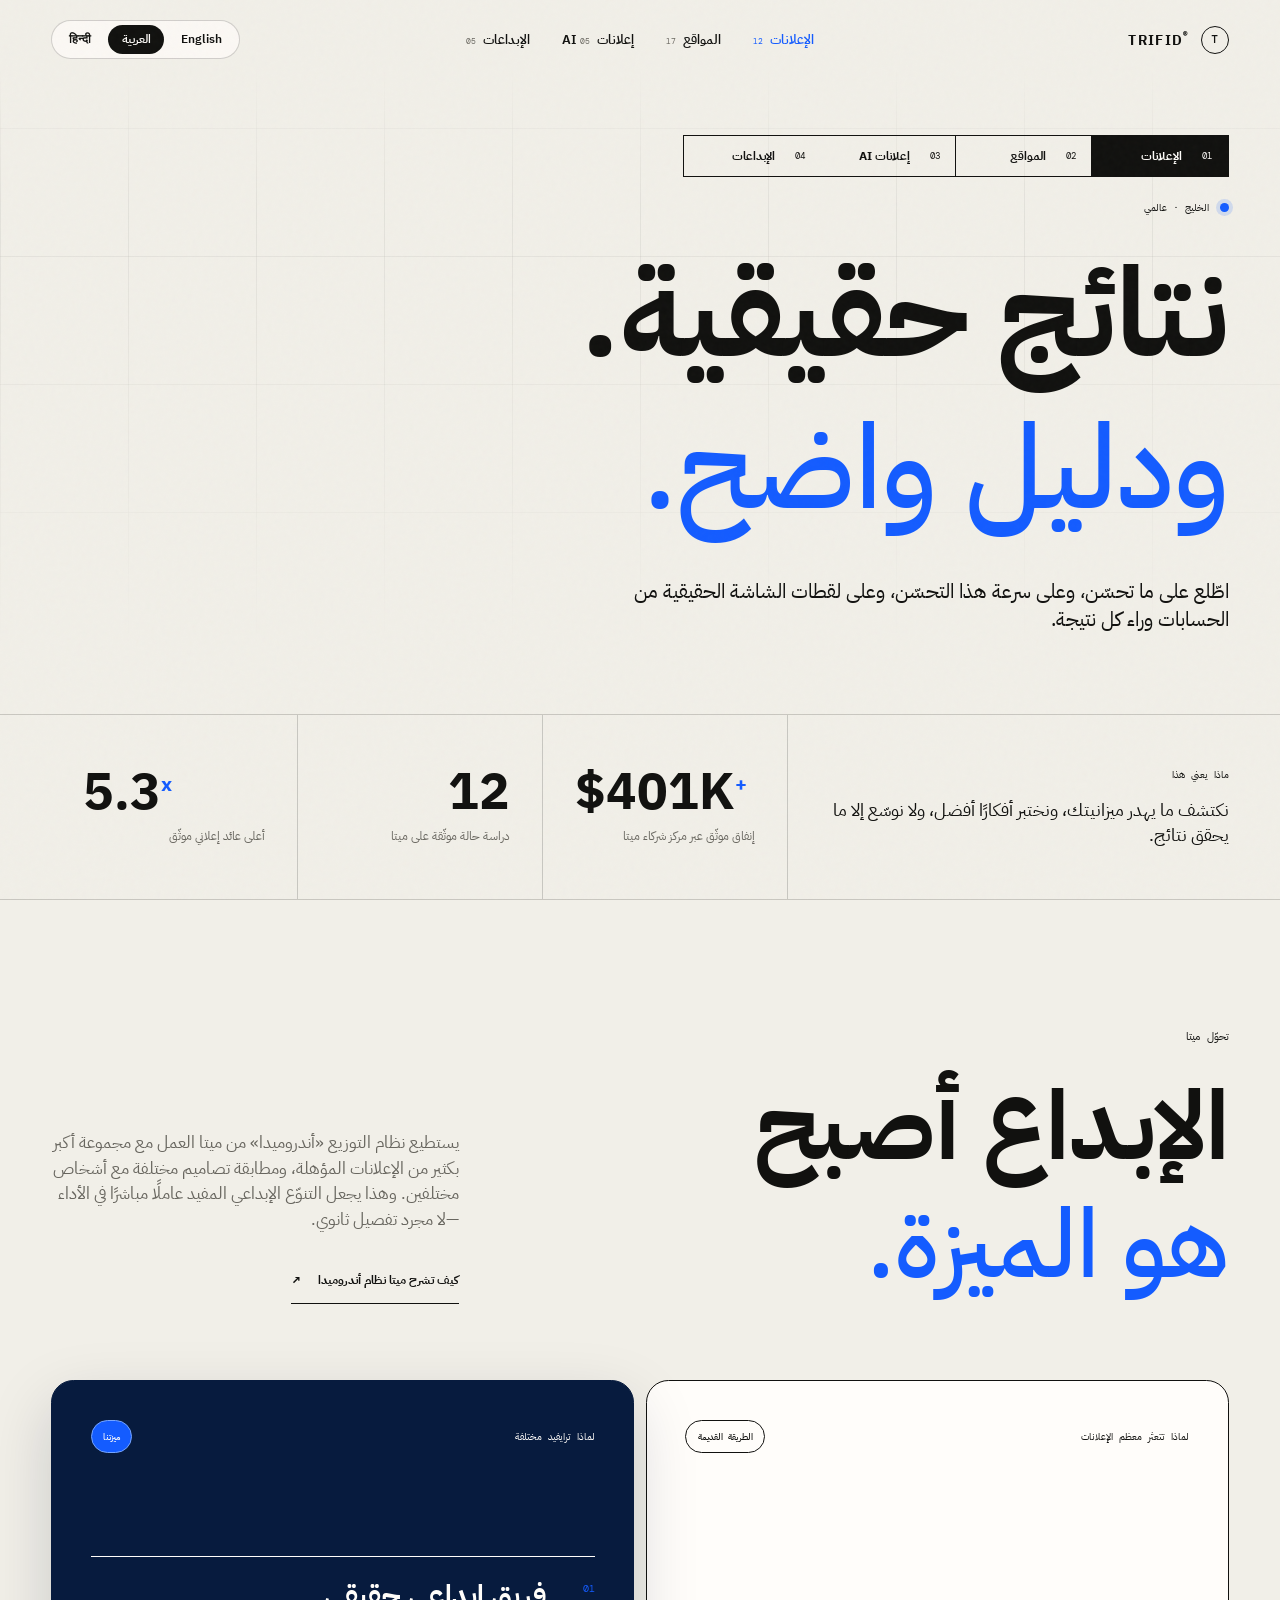
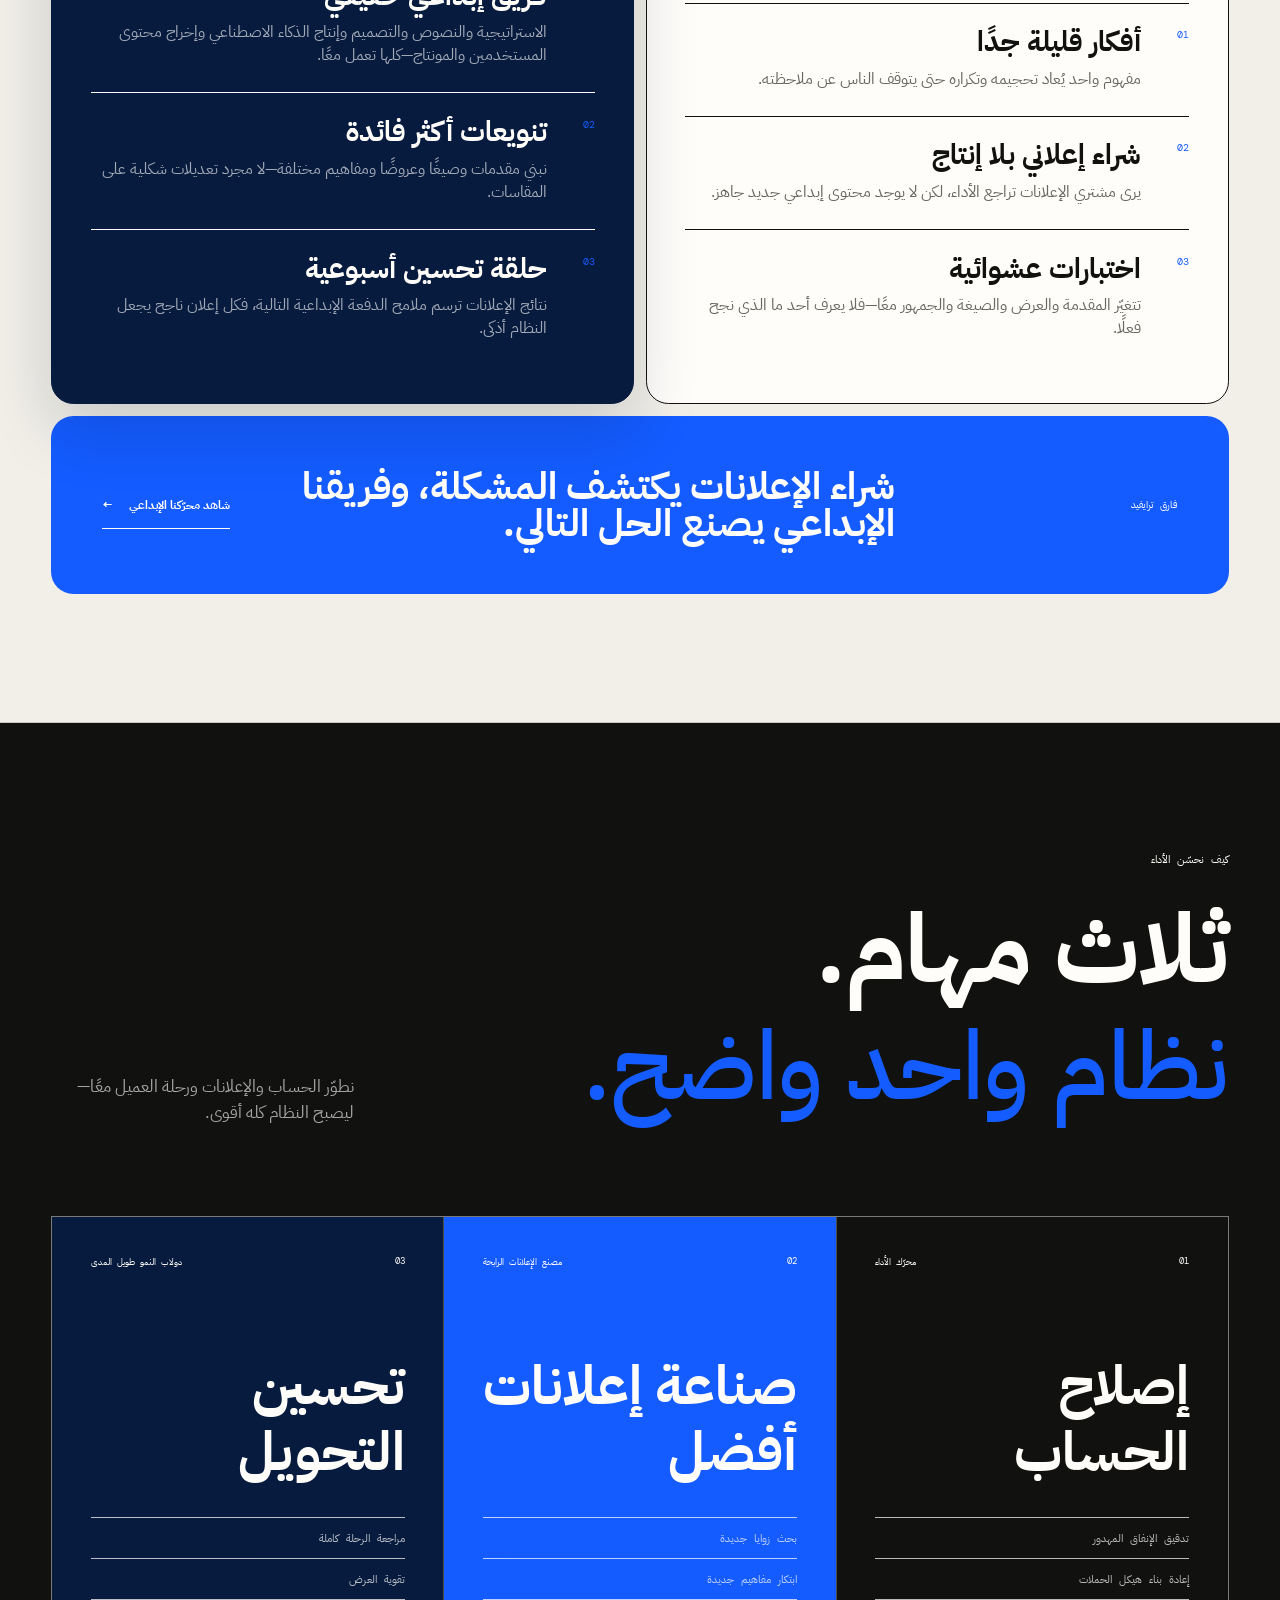
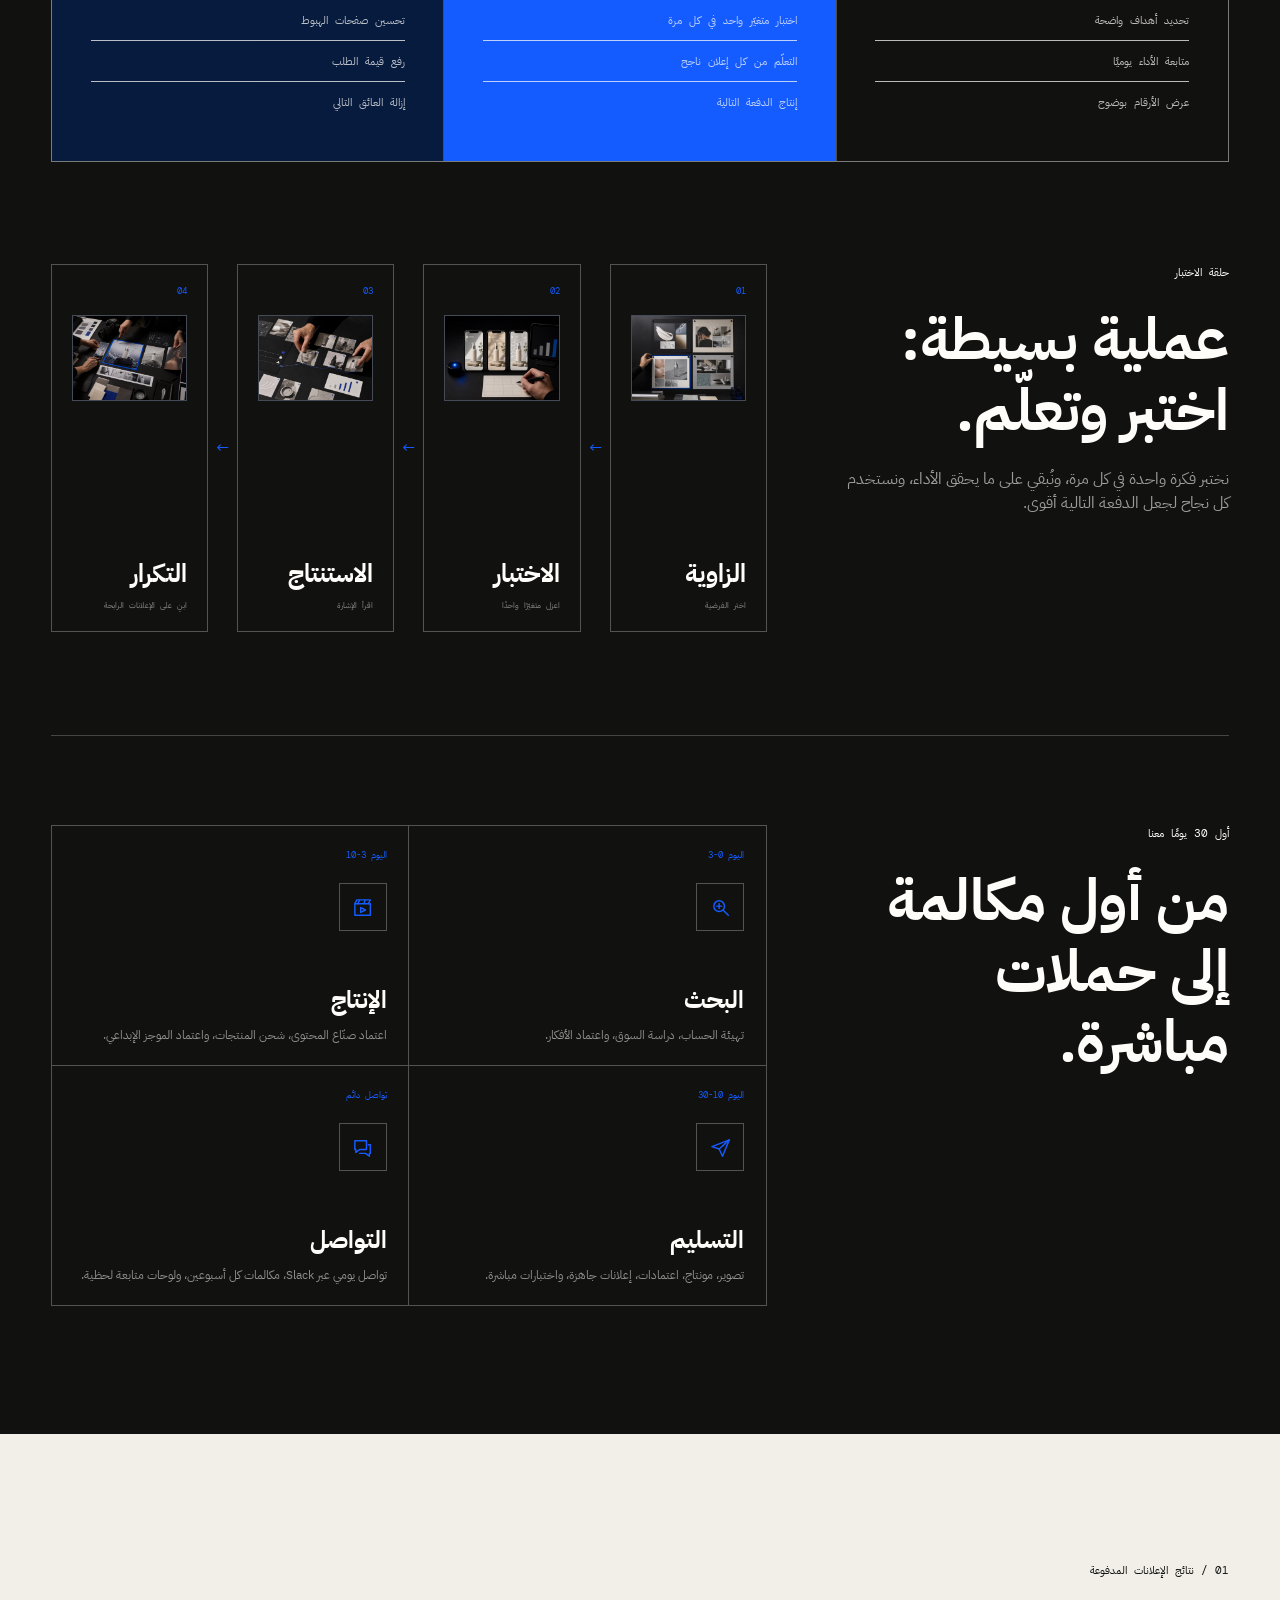
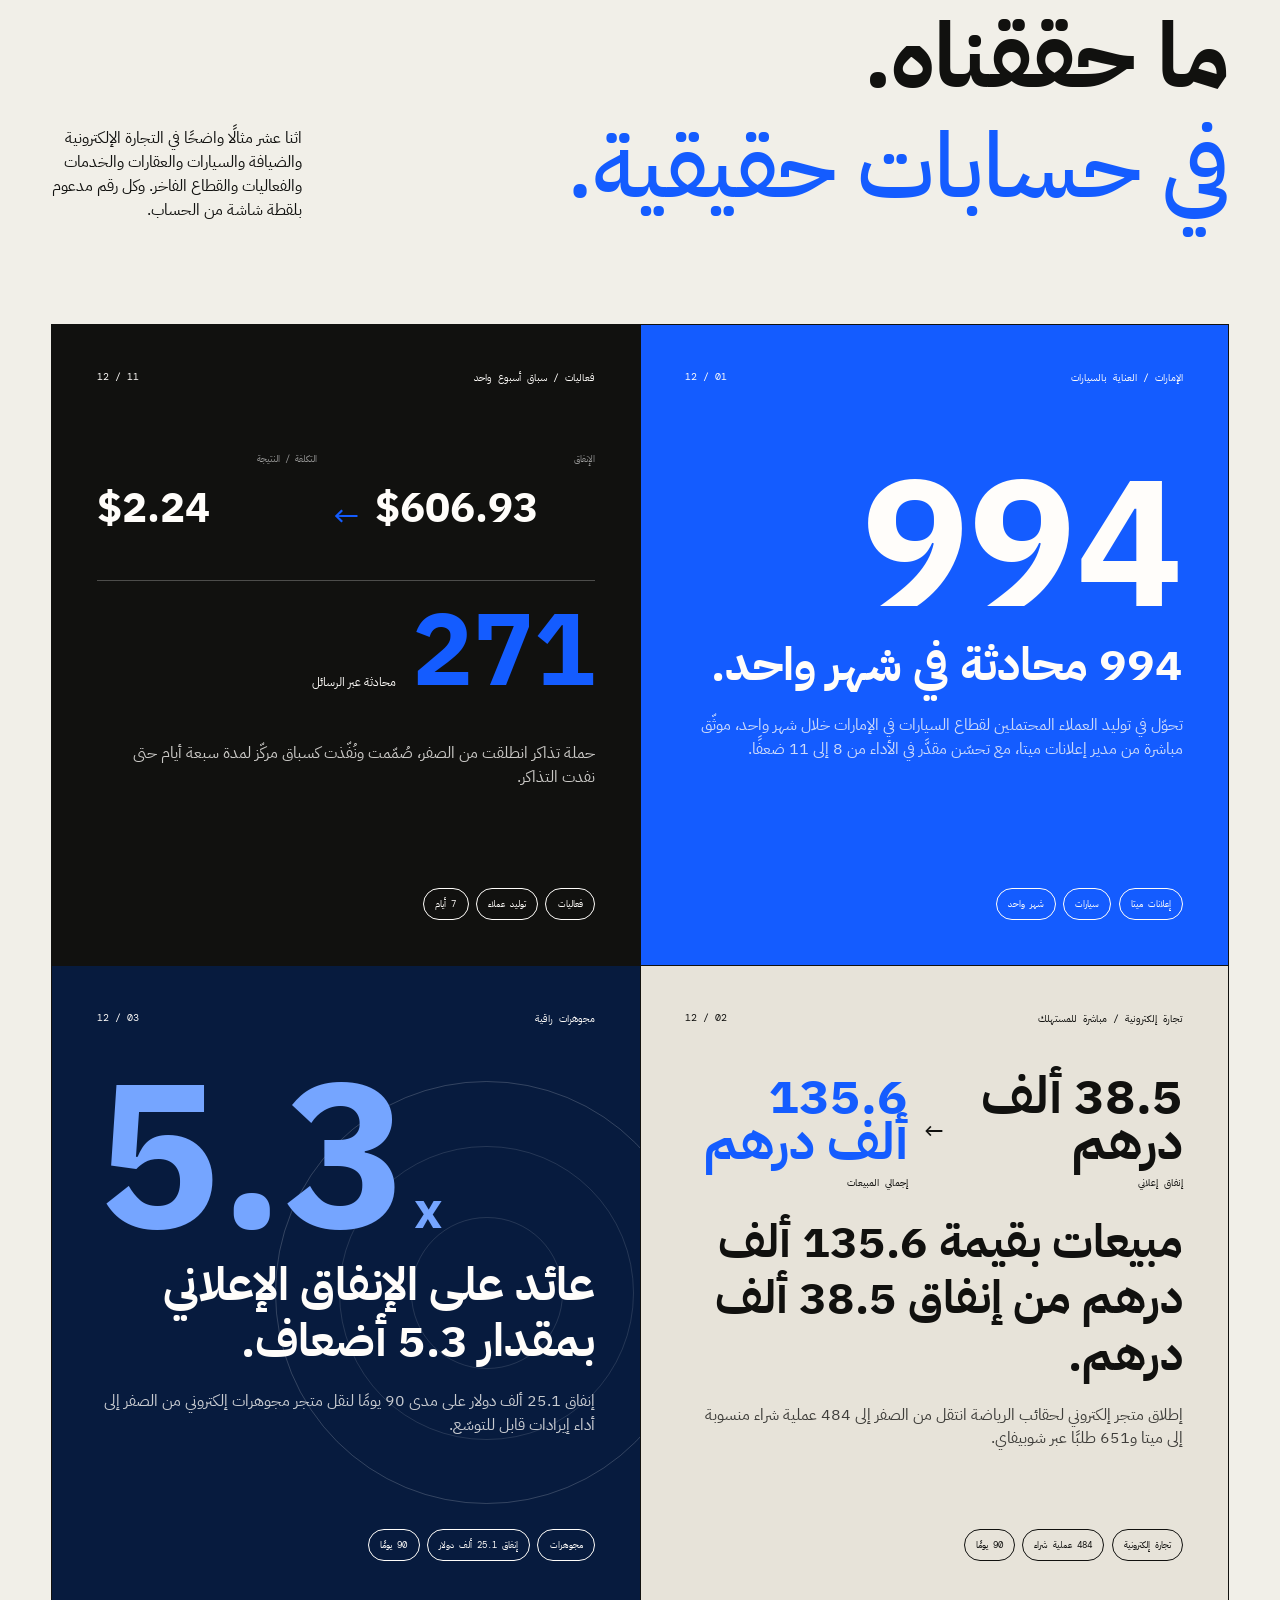
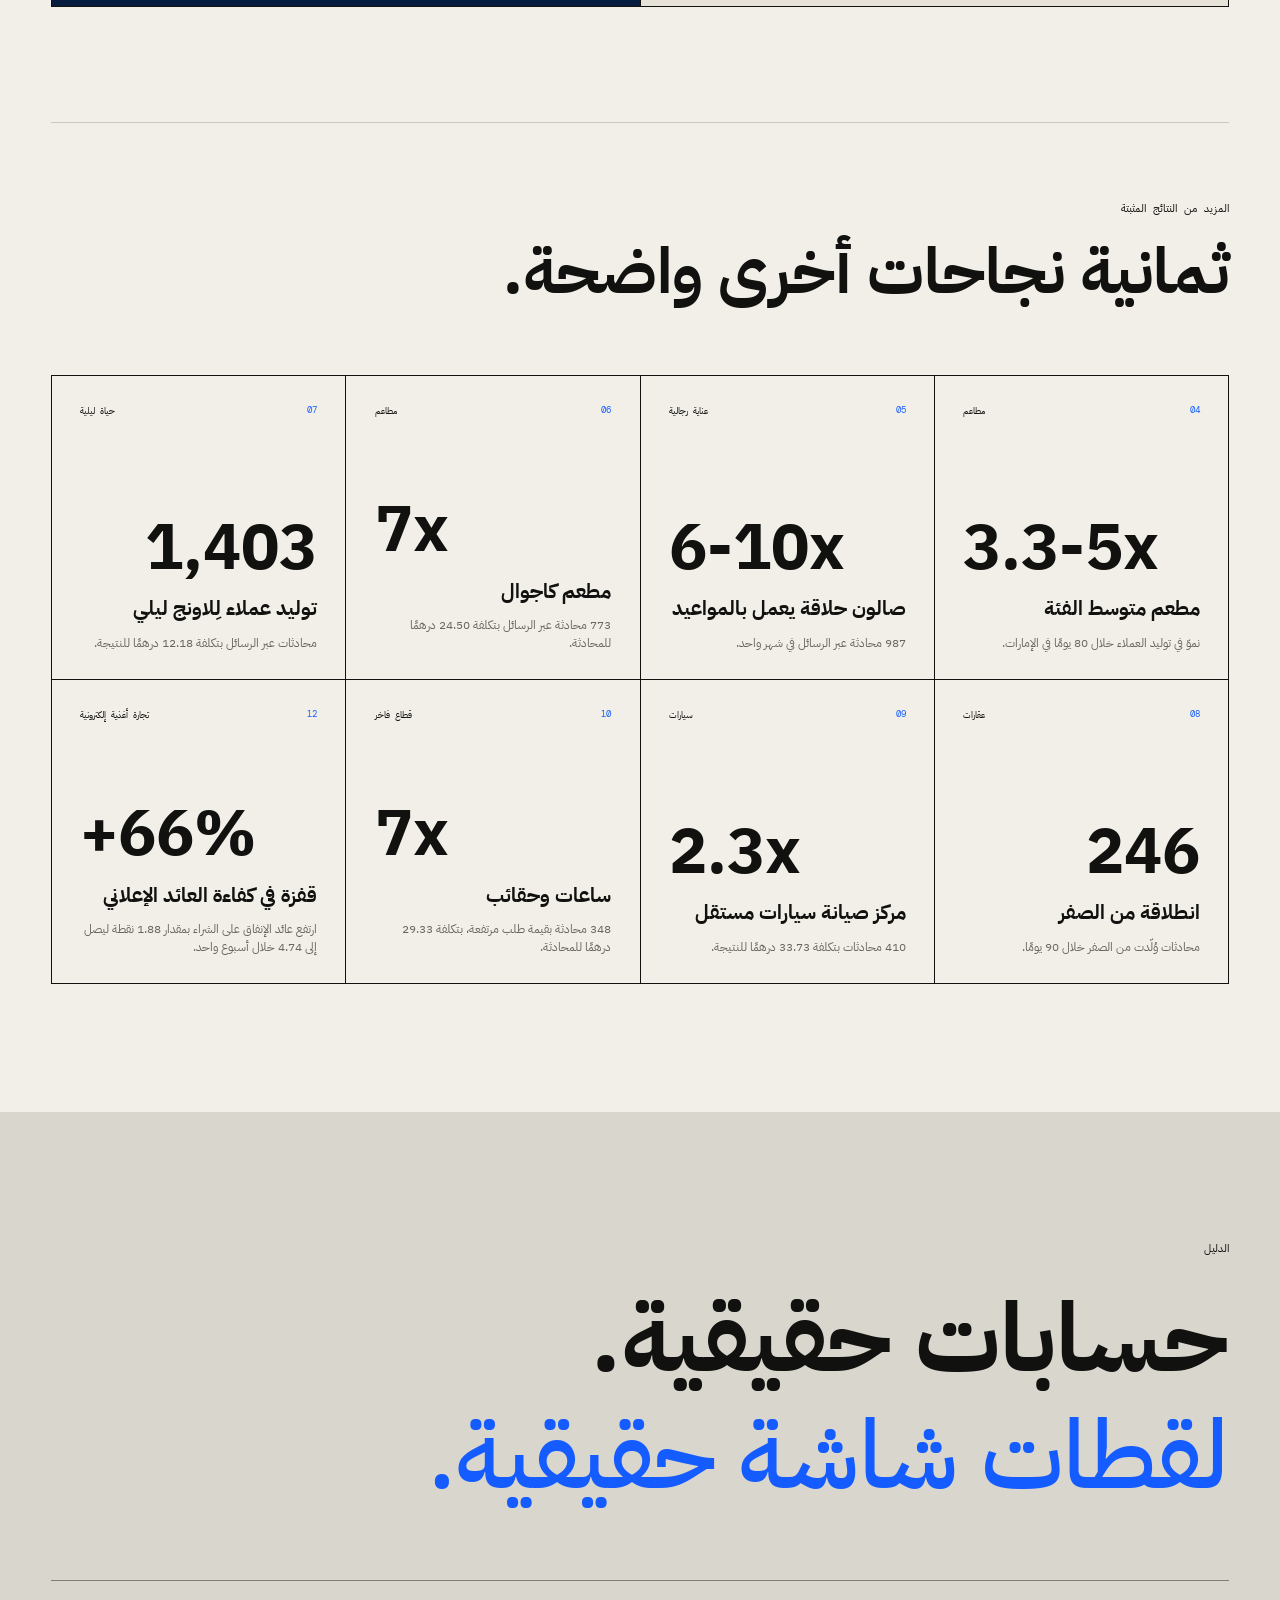
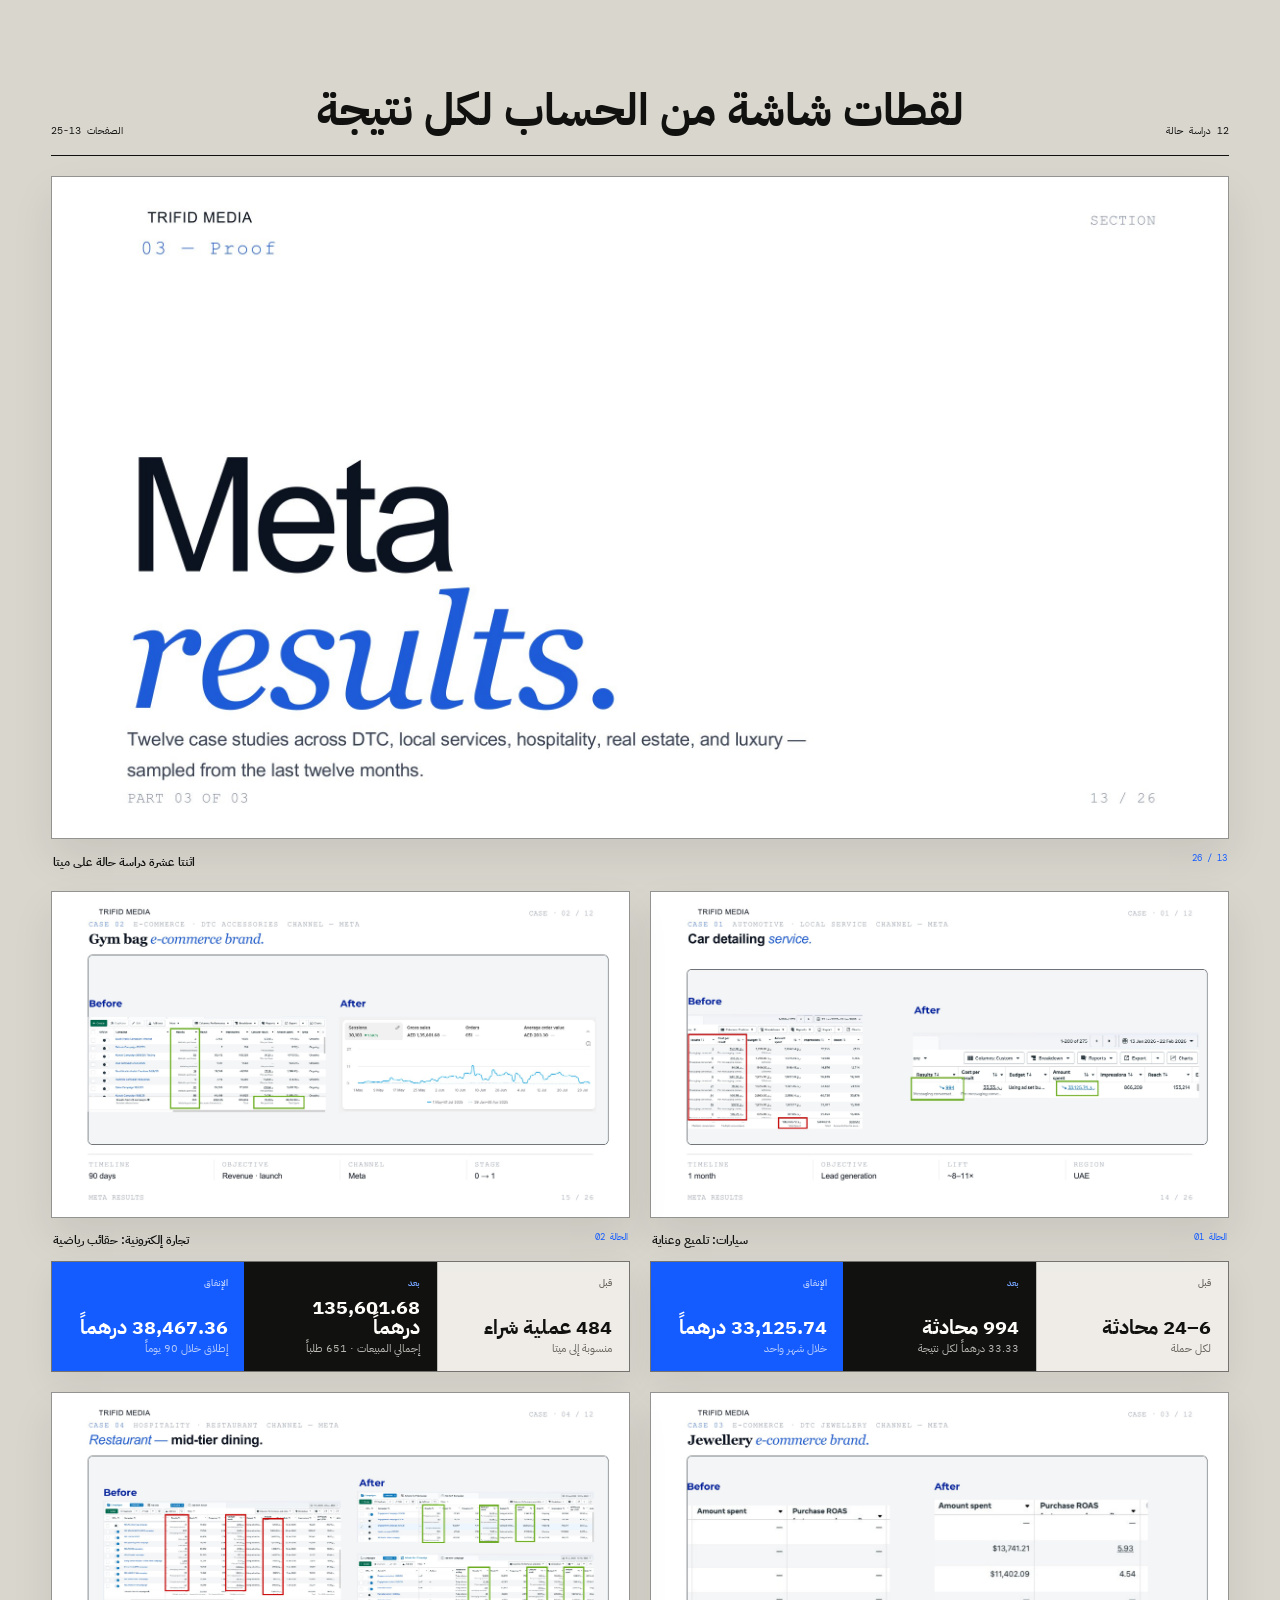
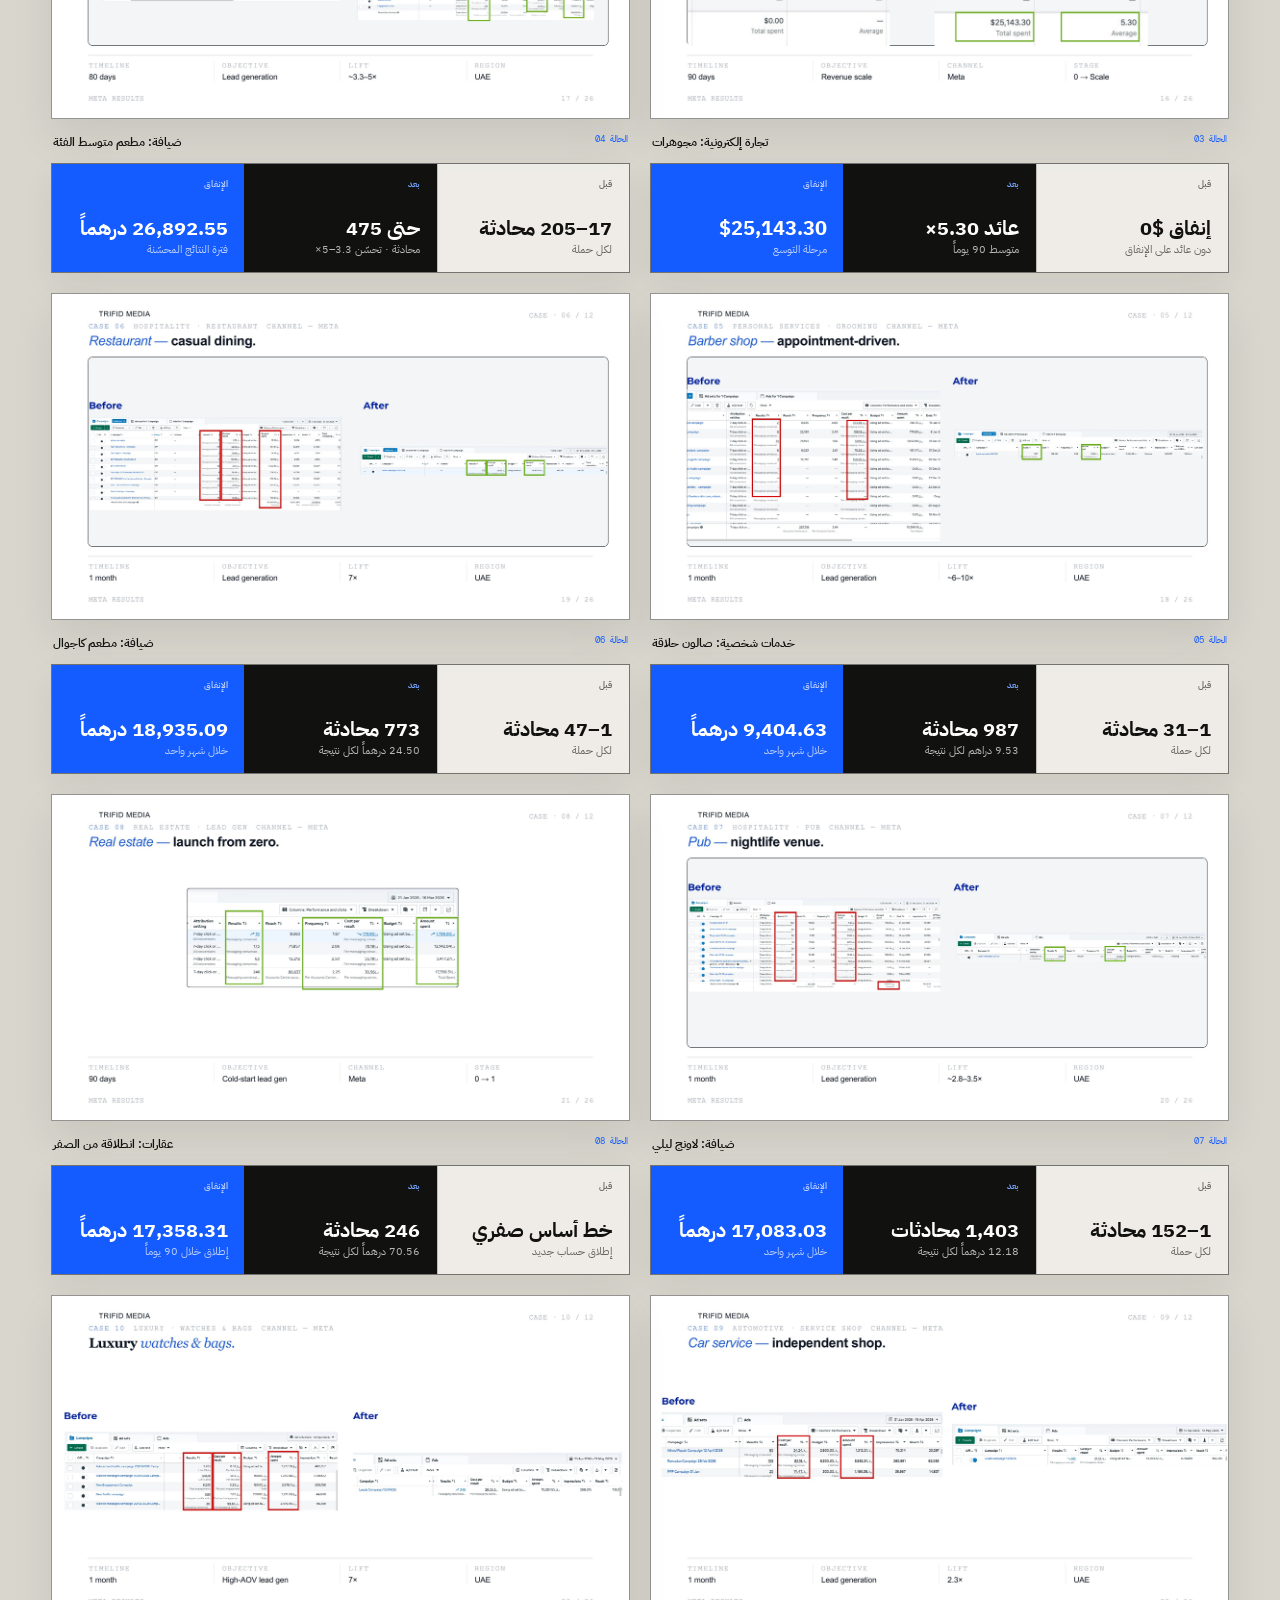
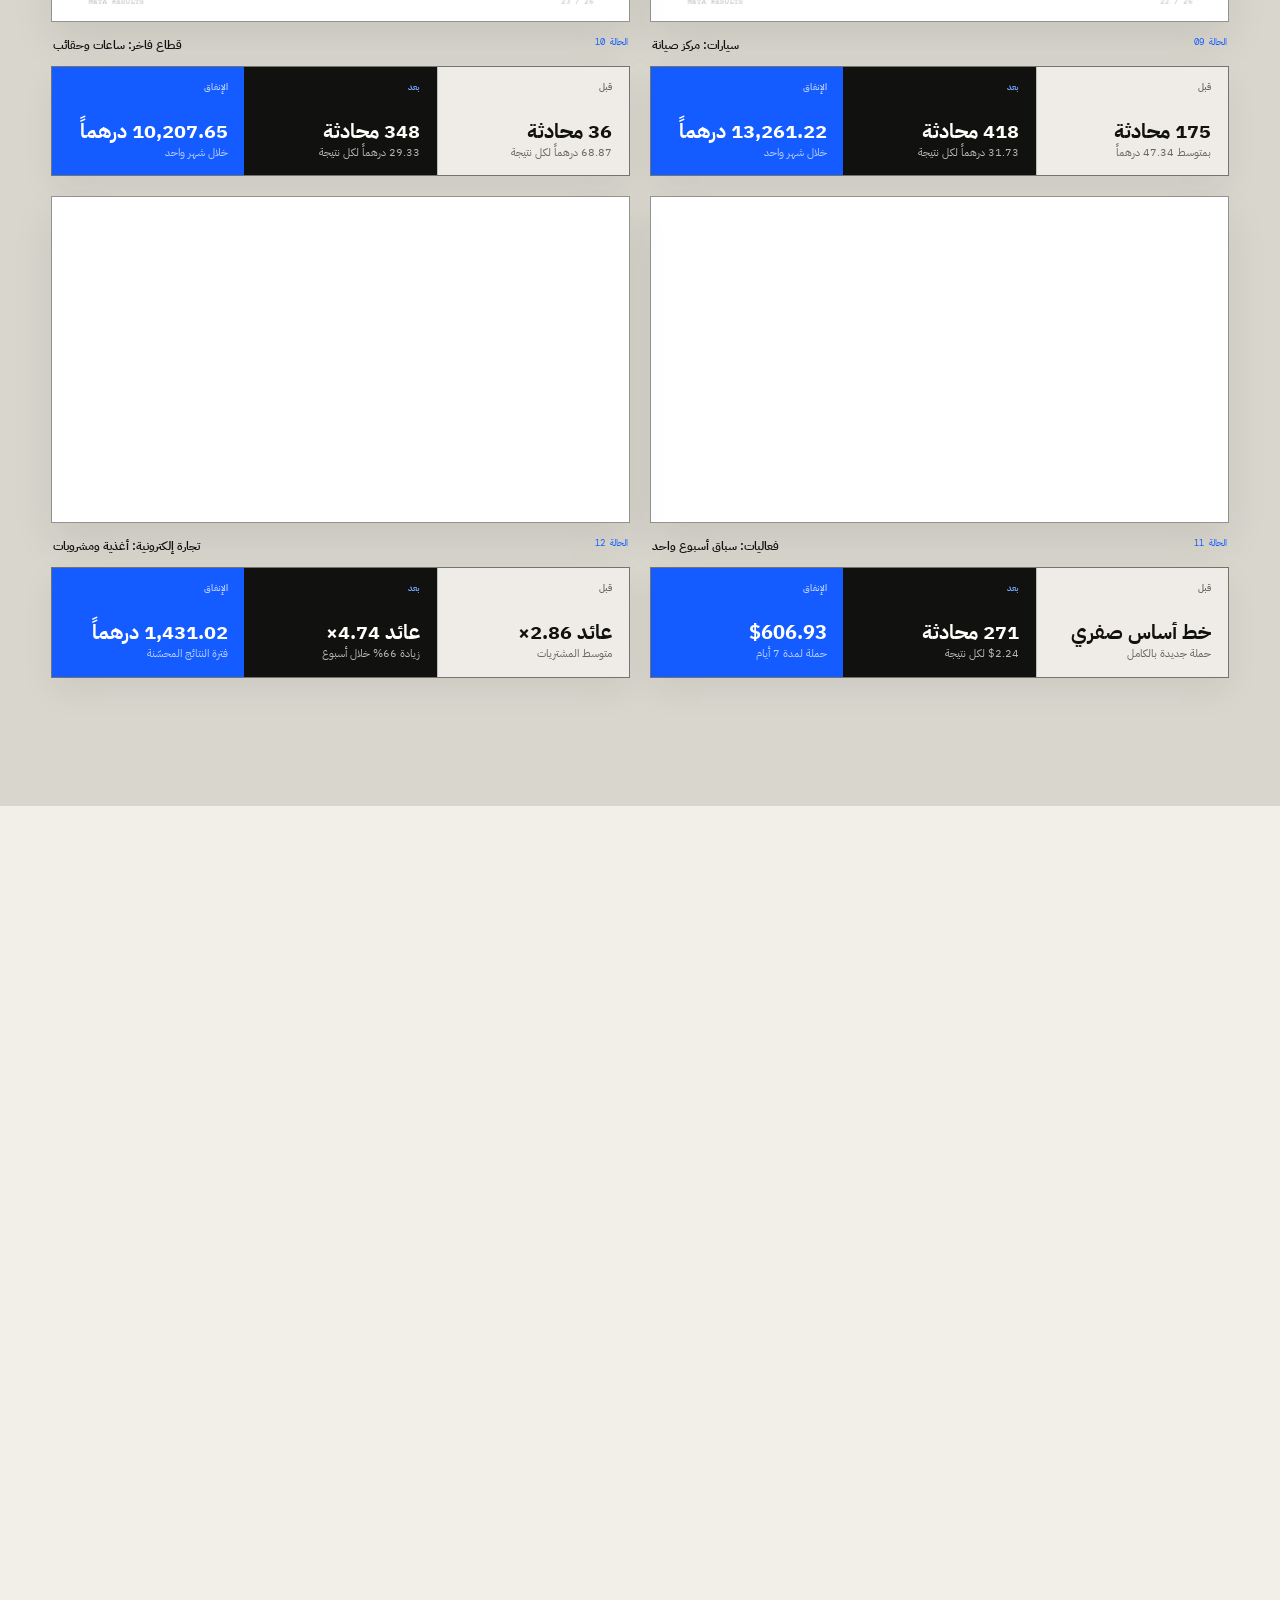
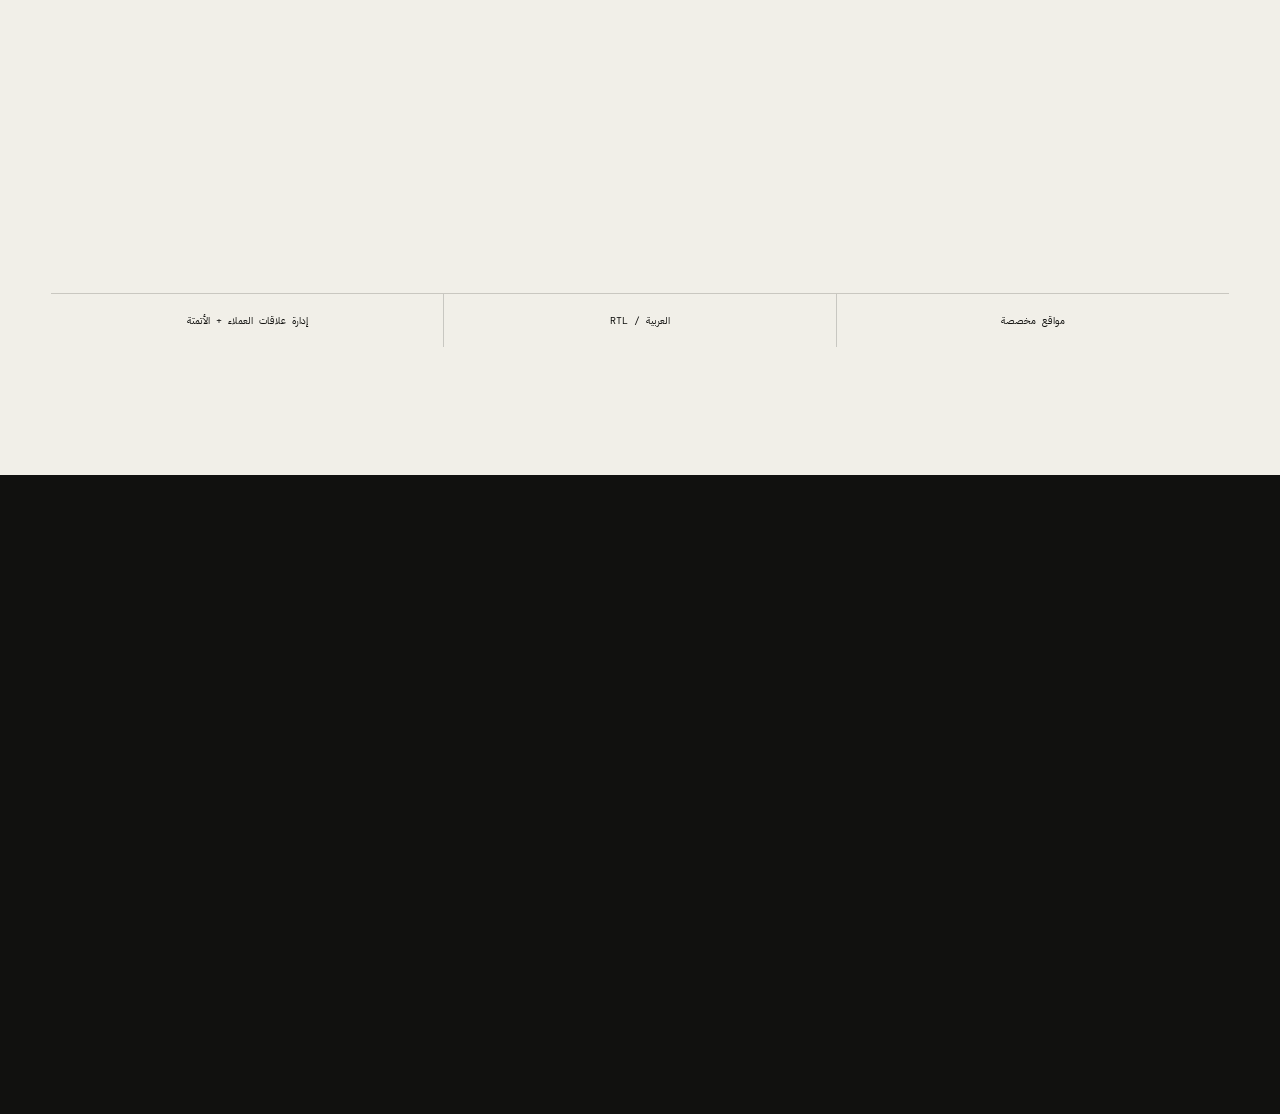
<file: index-ar.html>
<!doctype html>
<html lang="ar" dir="rtl">
  <head>
    <meta charset="UTF-8" />
    <meta name="viewport" content="width=device-width, initial-scale=1, viewport-fit=cover" />
    <meta name="theme-color" content="#07142f" />
    <meta name="apple-mobile-web-app-capable" content="yes" />
    <meta name="apple-mobile-web-app-status-bar-style" content="black-translucent" />
    <meta
      name="description"
      content="دراسات حالة مختارة في الإعلانات المدفوعة والمواقع الإلكترونية من ترايفيد ميديا، استوديو أداء ورقمي يركّز على دول الخليج."
    />
    <title>دراسات حالة الإعلانات — ترايفيد ميديا</title>
    <link rel="alternate" hreflang="en" href="https://trifid-case-studies.vercel.app/index.html" />
    <link rel="alternate" hreflang="ar" href="https://trifid-case-studies.vercel.app/index-ar.html" />
    <link rel="alternate" hreflang="hi" href="https://trifid-case-studies.vercel.app/index-hi.html" />
    <link rel="icon" href="favicon.svg" type="image/svg+xml" />
    <script>document.documentElement.classList.add("js");</script>
    <link rel="preconnect" href="https://fonts.googleapis.com" />
    <link rel="preconnect" href="https://fonts.gstatic.com" crossorigin />
    <link
      href="https://fonts.googleapis.com/css2?family=DM+Mono:wght@300;400;500&amp;family=IBM+Plex+Sans+Arabic:wght@400;500;600;700&amp;family=Inter+Tight:ital,wght@0,400;0,500;0,600;0,700;0,800;1,500&amp;display=swap"
      rel="stylesheet"
    />
    <link rel="stylesheet" href="styles.css" />
    <script src="script.js" defer></script>
  </head>
  <body>
    <a class="skip-link" href="#main">تخطَّ إلى المحتوى</a>

    <header class="site-header" data-header>
      <a class="brand" href="#top" aria-label="الصفحة الرئيسية لترايفيد ميديا">
        <span class="brand-mark" aria-hidden="true">T</span>
        <span dir="ltr">TRIFID<sup>®</sup></span>
      </a>

      <nav class="desktop-nav" aria-label="التنقل الرئيسي">
        <a href="index-ar.html" class="active">الإعلانات <small>12</small></a>
        <a href="websites-ar.html">المواقع <small>17</small></a>
        <a href="ai-ads-ar.html">إعلانات AI <small>05</small></a>
        <a href="creatives-ar.html">الإبداعات <small>05</small></a>
      </nav>

      <div class="lang-switch-group" role="group" aria-label="اللغة">
        <a class="lang-switch" href="index.html" lang="en" hreflang="en" dir="ltr" aria-label="View this site in English">English</a>
        <a class="lang-switch active" href="index-ar.html" lang="ar" hreflang="ar" aria-current="true">العربية</a>
        <a class="lang-switch" href="index-hi.html" lang="hi" hreflang="hi" dir="ltr" aria-label="यह साइट हिन्दी में देखें">हिन्दी</a>
      </div>
    </header>

    <main id="main">
      <section class="hero hero--minimal" id="top">
        <div class="hero-grid" aria-hidden="true"></div>
        <div class="hero-copy">
          <div class="collection-tabs reveal" aria-label="مجموعات دراسات الحالة">
            <a class="active" href="index-ar.html"><span>01</span> الإعلانات</a>
            <a href="websites-ar.html"><span>02</span> المواقع</a>
            <a href="ai-ads-ar.html"><span>03</span> إعلانات AI</a>
            <a href="creatives-ar.html"><span>04</span> الإبداعات</a>
          </div>
          <div class="eyebrow reveal"><span></span> الخليج · عالمي</div>
          <h1 class="reveal reveal-delay-1">
            نتائج حقيقية.<br />
            <em>ودليل واضح.</em>
          </h1>
          <p class="hero-lede reveal reveal-delay-2">
            اطّلع على ما تحسّن، وعلى سرعة هذا التحسّن، وعلى لقطات الشاشة الحقيقية من الحسابات وراء كل نتيجة.
          </p>
        </div>

      </section>

      <section class="proof-strip" aria-label="نقاط إثبات ترايفيد">
        <div class="proof-strip__intro">
          <span class="mono">ماذا يعني هذا</span>
          <p>نكتشف ما يهدر ميزانيتك، ونختبر أفكارًا أفضل، ولا نوسّع إلا ما يحقق نتائج.</p>
        </div>
        <div class="proof-metric">
          <strong dir="ltr">$401K<sup>+</sup></strong>
          <span>إنفاق موثّق عبر مركز شركاء ميتا</span>
        </div>
        <div class="proof-metric">
          <strong>12</strong>
          <span>دراسة حالة موثّقة على ميتا</span>
        </div>
        <div class="proof-metric">
          <strong dir="ltr">5.3<sup>x</sup></strong>
          <span>أعلى عائد إعلاني موثّق</span>
        </div>
      </section>

      <section class="creative-edge-section" id="why-trifid">
        <div class="creative-edge__intro reveal">
          <div>
            <span class="section-index">تحوّل ميتا</span>
            <h2>الإبداع أصبح<br /><em>هو الميزة.</em></h2>
          </div>
          <div class="creative-edge__context">
            <p>
              يستطيع نظام التوزيع «أندروميدا» من ميتا العمل مع مجموعة أكبر بكثير من الإعلانات المؤهلة، ومطابقة تصاميم مختلفة مع أشخاص مختلفين. وهذا يجعل التنوّع الإبداعي المفيد عاملًا مباشرًا في الأداء—لا مجرد تفصيل ثانوي.
            </p>
            <a href="https://engineering.fb.com/2024/12/02/production-engineering/meta-andromeda-advantage-automation-next-gen-personalized-ads-retrieval-engine/" target="_blank" rel="noreferrer">
              كيف تشرح ميتا نظام أندروميدا <span aria-hidden="true">↗</span>
            </a>
          </div>
        </div>

        <div class="creative-edge__compare">
          <article class="creative-edge-card creative-edge-card--problem reveal">
            <div class="creative-edge-card__head">
              <span>لماذا تتعثر معظم الإعلانات</span>
              <strong>الطريقة القديمة</strong>
            </div>
            <ol>
              <li>
                <span>01</span>
                <div><strong>أفكار قليلة جدًا</strong><p>مفهوم واحد يُعاد تحجيمه وتكراره حتى يتوقف الناس عن ملاحظته.</p></div>
              </li>
              <li>
                <span>02</span>
                <div><strong>شراء إعلاني بلا إنتاج</strong><p>يرى مشتري الإعلانات تراجع الأداء، لكن لا يوجد محتوى إبداعي جديد جاهز.</p></div>
              </li>
              <li>
                <span>03</span>
                <div><strong>اختبارات عشوائية</strong><p>تتغيّر المقدمة والعرض والصيغة والجمهور معًا—فلا يعرف أحد ما الذي نجح فعلًا.</p></div>
              </li>
            </ol>
          </article>

          <article class="creative-edge-card creative-edge-card--answer reveal reveal-delay-1">
            <div class="creative-edge-card__head">
              <span>لماذا ترايفيد مختلفة</span>
              <strong>ميزتنا</strong>
            </div>
            <ol>
              <li>
                <span>01</span>
                <div><strong>فريق إبداعي حقيقي</strong><p>الاستراتيجية والنصوص والتصميم وإنتاج الذكاء الاصطناعي وإخراج محتوى المستخدمين والمونتاج—كلها تعمل معًا.</p></div>
              </li>
              <li>
                <span>02</span>
                <div><strong>تنويعات أكثر فائدة</strong><p>نبني مقدمات وصيغًا وعروضًا ومفاهيم مختلفة—لا مجرد تعديلات شكلية على المقاسات.</p></div>
              </li>
              <li>
                <span>03</span>
                <div><strong>حلقة تحسين أسبوعية</strong><p>نتائج الإعلانات ترسم ملامح الدفعة الإبداعية التالية، فكل إعلان ناجح يجعل النظام أذكى.</p></div>
              </li>
            </ol>
          </article>
        </div>

        <div class="creative-edge__statement reveal">
          <span>فارق ترايفيد</span>
          <strong>شراء الإعلانات يكتشف المشكلة، وفريقنا الإبداعي يصنع الحل التالي.</strong>
          <a href="ai-ads-ar.html">شاهد محرّكنا الإبداعي <span aria-hidden="true">←</span></a>
        </div>
      </section>

      <section class="program-section" id="program">
        <div class="program-heading reveal">
          <div>
            <span class="section-index">كيف نحسّن الأداء</span>
            <h2>ثلاث مهام.<br /><em>نظام واحد واضح.</em></h2>
          </div>
          <p>نطوّر الحساب والإعلانات ورحلة العميل معًا—ليصبح النظام كله أقوى.</p>
        </div>

        <div class="program-grid">
          <article class="program-card reveal">
            <div class="program-card__top"><span>01</span><span>محرّك الأداء</span></div>
            <h3>إصلاح الحساب</h3>
            <ul>
              <li>تدقيق الإنفاق المهدور</li>
              <li>إعادة بناء هيكل الحملات</li>
              <li>تحديد أهداف واضحة</li>
              <li>متابعة الأداء يوميًا</li>
              <li>عرض الأرقام بوضوح</li>
            </ul>
          </article>

          <article class="program-card program-card--accent reveal reveal-delay-1">
            <div class="program-card__top"><span>02</span><span>مصنع الإعلانات الرابحة</span></div>
            <h3>صناعة إعلانات أفضل</h3>
            <ul>
              <li>بحث زوايا جديدة</li>
              <li>ابتكار مفاهيم جديدة</li>
              <li>اختبار متغيّر واحد في كل مرة</li>
              <li>التعلّم من كل إعلان ناجح</li>
              <li>إنتاج الدفعة التالية</li>
            </ul>
          </article>

          <article class="program-card program-card--dark reveal reveal-delay-2">
            <div class="program-card__top"><span>03</span><span>دولاب النمو طويل المدى</span></div>
            <h3>تحسين التحويل</h3>
            <ul>
              <li>مراجعة الرحلة كاملة</li>
              <li>تقوية العرض</li>
              <li>تحسين صفحات الهبوط</li>
              <li>رفع قيمة الطلب</li>
              <li>إزالة العائق التالي</li>
            </ul>
          </article>
        </div>

        <div class="program-system reveal">
          <div class="program-system__intro">
            <span class="section-index">حلقة الاختبار</span>
            <h3>عملية بسيطة: اختبر وتعلّم.</h3>
            <p>نختبر فكرة واحدة في كل مرة، ونُبقي على ما يحقق الأداء، ونستخدم كل نجاح لجعل الدفعة التالية أقوى.</p>
          </div>
          <div class="test-loop" aria-label="حلقة الاختبار التكرارية لدى ترايفيد">
            <div class="test-loop__step">
              <span>01</span>
              <div class="test-loop-media"><img src="assets/ai/angle.jpg" alt="استراتيجي إبداعي يختار زاوية إعلانية واحدة من بين أربعة مفاهيم للحملة" loading="lazy" decoding="async" /></div>
              <strong>الزاوية</strong><small>اختر الفرضية</small>
            </div>
            <i>←</i>
            <div class="test-loop__step">
              <span>02</span>
              <div class="test-loop-media"><img src="assets/ai/test.jpg" alt="اختبار إعلاني منضبط بثلاث نسخ إبداعية معروضة على الهاتف" loading="lazy" decoding="async" /></div>
              <strong>الاختبار</strong><small>اعزل متغيّرًا واحدًا</small>
            </div>
            <i>←</i>
            <div class="test-loop__step">
              <span>03</span>
              <div class="test-loop-media"><img src="assets/ai/formation.jpg" alt="محلل أداء يربط الأنماط المشتركة بين المفاهيم الإبداعية الرابحة" loading="lazy" decoding="async" /></div>
              <strong>الاستنتاج</strong><small>اقرأ الإشارة</small>
            </div>
            <i>←</i>
            <div class="test-loop__step">
              <span>04</span>
              <div class="test-loop-media"><img src="assets/ai/iteration.jpg" alt="فريق إبداعي يحوّل حملة عناية بالبشرة ناجحة إلى دفعة إنتاج جديدة" loading="lazy" decoding="async" /></div>
              <strong>التكرار</strong><small>ابنِ على الإعلانات الرابحة</small>
            </div>
          </div>
        </div>

        <div class="operations-grid reveal">
          <div class="operations-copy">
            <span class="section-index">أول 30 يومًا معنا</span>
            <h3>من أول مكالمة إلى حملات مباشرة.</h3>
          </div>
          <div class="operations-timeline">
            <article>
              <span>اليوم 0-3</span>
              <div class="operation-icon" aria-hidden="true"><svg viewBox="0 0 24 24"><circle cx="10.5" cy="10.5" r="5.5"></circle><path d="m15 15 5 5"></path><path d="M8 10.5h5M10.5 8v5"></path></svg></div>
              <strong>البحث</strong><p>تهيئة الحساب، دراسة السوق، واعتماد الأفكار.</p>
            </article>
            <article>
              <span>اليوم 3-10</span>
              <div class="operation-icon" aria-hidden="true"><svg viewBox="0 0 24 24"><path d="M4 8h16v12H4z"></path><path d="m4 8 2-4h14l-2 4M9 4 7 8M15 4l-2 4"></path><path d="m10 12 5 2.5-5 2.5z"></path></svg></div>
              <strong>الإنتاج</strong><p>اعتماد صنّاع المحتوى، شحن المنتجات، واعتماد الموجز الإبداعي.</p>
            </article>
            <article>
              <span>اليوم 10-30</span>
              <div class="operation-icon" aria-hidden="true"><svg viewBox="0 0 24 24"><path d="m3 11 18-7-7 17-3.5-7.5z"></path><path d="M10.5 13.5 21 4"></path></svg></div>
              <strong>التسليم</strong><p>تصوير، مونتاج، اعتمادات، إعلانات جاهزة، واختبارات مباشرة.</p>
            </article>
            <article>
              <span>تواصل دائم</span>
              <div class="operation-icon" aria-hidden="true"><svg viewBox="0 0 24 24"><path d="M4 5h12v9H9l-4 3v-3H4z"></path><path d="M9 18h6l4 3v-3h1V9h-2"></path></svg></div>
              <strong>التواصل</strong><p>تواصل يومي عبر Slack، مكالمات كل أسبوعين، ولوحات متابعة لحظية.</p>
            </article>
          </div>
        </div>
      </section>

      <section class="section ads-section" id="ads">
        <div class="section-heading reveal">
          <div>
            <span class="section-index">01 / نتائج الإعلانات المدفوعة</span>
            <h2>ما حققناه.<br /><em>في حسابات حقيقية.</em></h2>
          </div>
          <p>
            اثنا عشر مثالًا واضحًا في التجارة الإلكترونية والضيافة والسيارات والعقارات والخدمات والفعاليات والقطاع الفاخر. وكل رقم مدعوم بلقطة شاشة من الحساب.
          </p>
        </div>

        <div class="ads-grid">
          <article class="ad-case ad-case--blue reveal">
            <div class="case-head"><span>الإمارات / العناية بالسيارات</span><span>01 / 12</span></div>
            <div class="ad-main-number">994</div>
            <h3>994 محادثة في شهر واحد.</h3>
            <p>تحوّل في توليد العملاء المحتملين لقطاع السيارات في الإمارات خلال شهر واحد، موثّق مباشرة من مدير إعلانات ميتا، مع تحسّن مقدَّر في الأداء من 8 إلى 11 ضعفًا.</p>
            <div class="case-tags"><span>إعلانات ميتا</span><span>سيارات</span><span>شهر واحد</span></div>
          </article>

          <article class="ad-case ad-case--ink reveal reveal-delay-1">
            <div class="case-head"><span>فعاليات / سباق أسبوع واحد</span><span>11 / 12</span></div>
            <div class="spend-shift">
              <div><span>الإنفاق</span><strong dir="ltr">$606.93</strong></div>
              <div class="shift-arrow" aria-hidden="true">←</div>
              <div><span>التكلفة / النتيجة</span><strong dir="ltr">$2.24</strong></div>
            </div>
            <div class="lead-lift"><strong>271</strong><span>محادثة عبر الرسائل</span></div>
            <p>حملة تذاكر انطلقت من الصفر، صُمّمت ونُفّذت كسباق مركّز لمدة سبعة أيام حتى نفدت التذاكر.</p>
            <div class="case-tags"><span>فعاليات</span><span>توليد عملاء</span><span>7 أيام</span></div>
          </article>

          <article class="ad-case ad-case--paper reveal">
            <div class="case-head"><span>تجارة إلكترونية / مباشرة للمستهلك</span><span>02 / 12</span></div>
            <div class="commerce-equation">
              <div><strong>38.5 ألف درهم</strong><span>إنفاق إعلاني</span></div>
              <span class="equation-mark">←</span>
              <div><strong>135.6 ألف درهم</strong><span>إجمالي المبيعات</span></div>
            </div>
            <h3>مبيعات بقيمة 135.6 ألف درهم من إنفاق 38.5 ألف درهم.</h3>
            <p>إطلاق متجر إلكتروني لحقائب الرياضة انتقل من الصفر إلى 484 عملية شراء منسوبة إلى ميتا و651 طلبًا عبر شوبيفاي.</p>
            <div class="case-tags"><span>تجارة إلكترونية</span><span>484 عملية شراء</span><span>90 يومًا</span></div>
          </article>

          <article class="ad-case ad-case--wine reveal reveal-delay-1">
            <div class="case-head"><span>مجوهرات راقية</span><span>03 / 12</span></div>
            <div class="roas-orbit" aria-hidden="true"><span></span><span></span></div>
            <div class="roas-number" dir="ltr">5.3<small>x</small></div>
            <h3>عائد على الإنفاق الإعلاني بمقدار 5.3 أضعاف.</h3>
            <p>إنفاق 25.1 ألف دولار على مدى 90 يومًا لنقل متجر مجوهرات إلكتروني من الصفر إلى أداء إيرادات قابل للتوسّع.</p>
            <div class="case-tags"><span>مجوهرات</span><span>إنفاق 25.1 ألف دولار</span><span>90 يومًا</span></div>
          </article>
        </div>

        <div class="case-library reveal">
          <div class="case-library__head">
            <div>
              <span class="section-index">المزيد من النتائج المثبتة</span>
              <h3>ثمانية نجاحات أخرى واضحة.</h3>
            </div>
          </div>

          <div class="documented-grid">
            <article class="documented-case">
              <div><span>04</span><span>مطاعم</span></div>
              <strong dir="ltr">3.3-5x</strong>
              <h4>مطعم متوسط الفئة</h4>
              <p>نموّ في توليد العملاء خلال 80 يومًا في الإمارات.</p>
            </article>
            <article class="documented-case">
              <div><span>05</span><span>عناية رجالية</span></div>
              <strong dir="ltr">6-10x</strong>
              <h4>صالون حلاقة يعمل بالمواعيد</h4>
              <p>987 محادثة عبر الرسائل في شهر واحد.</p>
            </article>
            <article class="documented-case">
              <div><span>06</span><span>مطاعم</span></div>
              <strong dir="ltr">7x</strong>
              <h4>مطعم كاجوال</h4>
              <p>773 محادثة عبر الرسائل بتكلفة 24.50 درهمًا للمحادثة.</p>
            </article>
            <article class="documented-case">
              <div><span>07</span><span>حياة ليلية</span></div>
              <strong>1,403</strong>
              <h4>توليد عملاء لِلاونج ليلي</h4>
              <p>محادثات عبر الرسائل بتكلفة 12.18 درهمًا للنتيجة.</p>
            </article>
            <article class="documented-case">
              <div><span>08</span><span>عقارات</span></div>
              <strong>246</strong>
              <h4>انطلاقة من الصفر</h4>
              <p>محادثات وُلّدت من الصفر خلال 90 يومًا.</p>
            </article>
            <article class="documented-case">
              <div><span>09</span><span>سيارات</span></div>
              <strong dir="ltr">2.3x</strong>
              <h4>مركز صيانة سيارات مستقل</h4>
              <p>410 محادثات بتكلفة 33.73 درهمًا للنتيجة.</p>
            </article>
            <article class="documented-case">
              <div><span>10</span><span>قطاع فاخر</span></div>
              <strong dir="ltr">7x</strong>
              <h4>ساعات وحقائب</h4>
              <p>348 محادثة بقيمة طلب مرتفعة، بتكلفة 29.33 درهمًا للمحادثة.</p>
            </article>
            <article class="documented-case">
              <div><span>12</span><span>تجارة أغذية إلكترونية</span></div>
              <strong dir="ltr">+66%</strong>
              <h4>قفزة في كفاءة العائد الإعلاني</h4>
              <p>ارتفع عائد الإنفاق على الشراء بمقدار 1.88 نقطة ليصل إلى 4.74 خلال أسبوع واحد.</p>
            </article>
          </div>
        </div>
      </section>

      <section class="full-deck-section" id="full-deck">
        <div class="full-deck-heading reveal">
          <div>
            <span class="section-index">الدليل</span>
            <h2>حسابات حقيقية.<br /><em>لقطات شاشة حقيقية.</em></h2>
          </div>
        </div>

        <div class="deck-group" id="deck-results">
          <div class="deck-group__head"><span>12 دراسة حالة</span><h3>لقطات شاشة من الحساب لكل نتيجة</h3><span>الصفحات 13-25</span></div>
          <div class="deck-gallery deck-gallery--results">
            <figure class="deck-page deck-page--wide">
              <a href="assets/deck/page-13.jpg" target="_blank" rel="noopener"><img src="assets/deck/page-13.jpg" alt="الصفحة 13: مقدمة فصل نتائج ميتا" loading="lazy" decoding="async" /></a>
              <figcaption><span>13 / 26</span><strong>اثنتا عشرة دراسة حالة على ميتا</strong></figcaption>
            </figure>
            <figure class="deck-page">
              <a href="assets/deck/page-14.jpg" target="_blank" rel="noopener"><img src="assets/deck/page-14.jpg" alt="الصفحة 14: لقطات شاشة قبل وبعد لحساب إعلانات ميتا لخدمة تلميع السيارات" loading="lazy" decoding="async" /></a>
              <figcaption><span>الحالة 01</span><strong>سيارات: تلميع وعناية</strong></figcaption>
              <div class="deck-case-bio" aria-label="ملخص قبل وبعد لخدمة تلميع السيارات">
                <div class="deck-case-bio__item deck-case-bio__item--before"><span>قبل</span><strong>6–24 محادثة</strong><small>لكل حملة</small></div>
                <div class="deck-case-bio__item deck-case-bio__item--after"><span>بعد</span><strong>994 محادثة</strong><small>33.33 درهماً لكل نتيجة</small></div>
                <div class="deck-case-bio__item deck-case-bio__item--spend"><span>الإنفاق</span><strong>33,125.74 درهماً</strong><small>خلال شهر واحد</small></div>
              </div>
            </figure>
            <figure class="deck-page">
              <a href="assets/deck/page-15.jpg" target="_blank" rel="noopener"><img src="assets/deck/page-15.jpg" alt="الصفحة 15: لقطات شاشة من حسابي إعلانات ميتا وشوبيفاي لمتجر حقائب رياضية" loading="lazy" decoding="async" /></a>
              <figcaption><span>الحالة 02</span><strong>تجارة إلكترونية: حقائب رياضية</strong></figcaption>
              <div class="deck-case-bio" aria-label="ملخص قبل وبعد لمتجر الحقائب الرياضية">
                <div class="deck-case-bio__item deck-case-bio__item--before"><span>قبل</span><strong>484 عملية شراء</strong><small>منسوبة إلى ميتا</small></div>
                <div class="deck-case-bio__item deck-case-bio__item--after"><span>بعد</span><strong>135,601.68 درهماً</strong><small>إجمالي المبيعات · 651 طلباً</small></div>
                <div class="deck-case-bio__item deck-case-bio__item--spend"><span>الإنفاق</span><strong>38,467.36 درهماً</strong><small>إطلاق خلال 90 يوماً</small></div>
              </div>
            </figure>
            <figure class="deck-page">
              <a href="assets/deck/page-16.jpg" target="_blank" rel="noopener"><img src="assets/deck/page-16.jpg" alt="الصفحة 16: لقطات شاشة لعائد الإنفاق الإعلاني على ميتا لمتجر مجوهرات إلكتروني" loading="lazy" decoding="async" /></a>
              <figcaption><span>الحالة 03</span><strong>تجارة إلكترونية: مجوهرات</strong></figcaption>
              <div class="deck-case-bio" aria-label="ملخص قبل وبعد لمتجر المجوهرات">
                <div class="deck-case-bio__item deck-case-bio__item--before"><span>قبل</span><strong>إنفاق $0</strong><small>دون عائد على الإنفاق</small></div>
                <div class="deck-case-bio__item deck-case-bio__item--after"><span>بعد</span><strong>عائد 5.30×</strong><small>متوسط 90 يوماً</small></div>
                <div class="deck-case-bio__item deck-case-bio__item--spend"><span>الإنفاق</span><strong>$25,143.30</strong><small>مرحلة التوسع</small></div>
              </div>
            </figure>
            <figure class="deck-page">
              <a href="assets/deck/page-17.jpg" target="_blank" rel="noopener"><img src="assets/deck/page-17.jpg" alt="الصفحة 17: لقطات شاشة قبل وبعد لحساب إعلانات ميتا لمطعم متوسط الفئة" loading="lazy" decoding="async" /></a>
              <figcaption><span>الحالة 04</span><strong>ضيافة: مطعم متوسط الفئة</strong></figcaption>
              <div class="deck-case-bio" aria-label="ملخص قبل وبعد لمطعم متوسط الفئة">
                <div class="deck-case-bio__item deck-case-bio__item--before"><span>قبل</span><strong>17–205 محادثة</strong><small>لكل حملة</small></div>
                <div class="deck-case-bio__item deck-case-bio__item--after"><span>بعد</span><strong>حتى 475</strong><small>محادثة · تحسّن 3.3–5×</small></div>
                <div class="deck-case-bio__item deck-case-bio__item--spend"><span>الإنفاق</span><strong>26,892.55 درهماً</strong><small>فترة النتائج المحسّنة</small></div>
              </div>
            </figure>
            <figure class="deck-page">
              <a href="assets/deck/page-18.jpg" target="_blank" rel="noopener"><img src="assets/deck/page-18.jpg" alt="الصفحة 18: لقطات شاشة قبل وبعد لحساب إعلانات ميتا لصالون حلاقة" loading="lazy" decoding="async" /></a>
              <figcaption><span>الحالة 05</span><strong>خدمات شخصية: صالون حلاقة</strong></figcaption>
              <div class="deck-case-bio" aria-label="ملخص قبل وبعد لصالون الحلاقة">
                <div class="deck-case-bio__item deck-case-bio__item--before"><span>قبل</span><strong>1–31 محادثة</strong><small>لكل حملة</small></div>
                <div class="deck-case-bio__item deck-case-bio__item--after"><span>بعد</span><strong>987 محادثة</strong><small>9.53 دراهم لكل نتيجة</small></div>
                <div class="deck-case-bio__item deck-case-bio__item--spend"><span>الإنفاق</span><strong>9,404.63 درهماً</strong><small>خلال شهر واحد</small></div>
              </div>
            </figure>
            <figure class="deck-page">
              <a href="assets/deck/page-19.jpg" target="_blank" rel="noopener"><img src="assets/deck/page-19.jpg" alt="الصفحة 19: لقطات شاشة قبل وبعد لحساب إعلانات ميتا لمطعم كاجوال" loading="lazy" decoding="async" /></a>
              <figcaption><span>الحالة 06</span><strong>ضيافة: مطعم كاجوال</strong></figcaption>
              <div class="deck-case-bio" aria-label="ملخص قبل وبعد لمطعم كاجوال">
                <div class="deck-case-bio__item deck-case-bio__item--before"><span>قبل</span><strong>1–47 محادثة</strong><small>لكل حملة</small></div>
                <div class="deck-case-bio__item deck-case-bio__item--after"><span>بعد</span><strong>773 محادثة</strong><small>24.50 درهماً لكل نتيجة</small></div>
                <div class="deck-case-bio__item deck-case-bio__item--spend"><span>الإنفاق</span><strong>18,935.09 درهماً</strong><small>خلال شهر واحد</small></div>
              </div>
            </figure>
            <figure class="deck-page">
              <a href="assets/deck/page-20.jpg" target="_blank" rel="noopener"><img src="assets/deck/page-20.jpg" alt="الصفحة 20: لقطات شاشة قبل وبعد لحساب إعلانات ميتا لِلاونج ليلي" loading="lazy" decoding="async" /></a>
              <figcaption><span>الحالة 07</span><strong>ضيافة: لاونج ليلي</strong></figcaption>
              <div class="deck-case-bio" aria-label="ملخص قبل وبعد للاونج الليلي">
                <div class="deck-case-bio__item deck-case-bio__item--before"><span>قبل</span><strong>1–152 محادثة</strong><small>لكل حملة</small></div>
                <div class="deck-case-bio__item deck-case-bio__item--after"><span>بعد</span><strong>1,403 محادثات</strong><small>12.18 درهماً لكل نتيجة</small></div>
                <div class="deck-case-bio__item deck-case-bio__item--spend"><span>الإنفاق</span><strong>17,083.03 درهماً</strong><small>خلال شهر واحد</small></div>
              </div>
            </figure>
            <figure class="deck-page">
              <a href="assets/deck/page-21.jpg" target="_blank" rel="noopener"><img src="assets/deck/page-21.jpg" alt="الصفحة 21: لقطة شاشة لحساب توليد عملاء عقاري على ميتا" loading="lazy" decoding="async" /></a>
              <figcaption><span>الحالة 08</span><strong>عقارات: انطلاقة من الصفر</strong></figcaption>
              <div class="deck-case-bio" aria-label="ملخص قبل وبعد لإطلاق الحساب العقاري">
                <div class="deck-case-bio__item deck-case-bio__item--before"><span>قبل</span><strong>خط أساس صفري</strong><small>إطلاق حساب جديد</small></div>
                <div class="deck-case-bio__item deck-case-bio__item--after"><span>بعد</span><strong>246 محادثة</strong><small>70.56 درهماً لكل نتيجة</small></div>
                <div class="deck-case-bio__item deck-case-bio__item--spend"><span>الإنفاق</span><strong>17,358.31 درهماً</strong><small>إطلاق خلال 90 يوماً</small></div>
              </div>
            </figure>
            <figure class="deck-page">
              <a href="assets/deck/page-22.jpg" target="_blank" rel="noopener"><img src="assets/deck/page-22.jpg" alt="الصفحة 22: لقطات شاشة قبل وبعد لحساب إعلانات ميتا لمركز صيانة سيارات مستقل" loading="lazy" decoding="async" /></a>
              <figcaption><span>الحالة 09</span><strong>سيارات: مركز صيانة</strong></figcaption>
              <div class="deck-case-bio" aria-label="ملخص قبل وبعد لمركز صيانة السيارات">
                <div class="deck-case-bio__item deck-case-bio__item--before"><span>قبل</span><strong>175 محادثة</strong><small>بمتوسط 47.34 درهماً</small></div>
                <div class="deck-case-bio__item deck-case-bio__item--after"><span>بعد</span><strong>418 محادثة</strong><small>31.73 درهماً لكل نتيجة</small></div>
                <div class="deck-case-bio__item deck-case-bio__item--spend"><span>الإنفاق</span><strong>13,261.22 درهماً</strong><small>خلال شهر واحد</small></div>
              </div>
            </figure>
            <figure class="deck-page">
              <a href="assets/deck/page-23.jpg" target="_blank" rel="noopener"><img src="assets/deck/page-23.jpg" alt="الصفحة 23: لقطات شاشة قبل وبعد لحساب إعلانات ميتا لمتجر ساعات وحقائب فاخرة" loading="lazy" decoding="async" /></a>
              <figcaption><span>الحالة 10</span><strong>قطاع فاخر: ساعات وحقائب</strong></figcaption>
              <div class="deck-case-bio" aria-label="ملخص قبل وبعد لمتجر الساعات والحقائب">
                <div class="deck-case-bio__item deck-case-bio__item--before"><span>قبل</span><strong>36 محادثة</strong><small>68.87 درهماً لكل نتيجة</small></div>
                <div class="deck-case-bio__item deck-case-bio__item--after"><span>بعد</span><strong>348 محادثة</strong><small>29.33 درهماً لكل نتيجة</small></div>
                <div class="deck-case-bio__item deck-case-bio__item--spend"><span>الإنفاق</span><strong>10,207.65 درهماً</strong><small>خلال شهر واحد</small></div>
              </div>
            </figure>
            <figure class="deck-page">
              <a href="assets/deck/page-24.jpg" target="_blank" rel="noopener"><img src="assets/deck/page-24.jpg" alt="الصفحة 24: لقطة شاشة لحساب إعلانات ميتا لحملة تذاكر فعاليات" loading="lazy" decoding="async" /></a>
              <figcaption><span>الحالة 11</span><strong>فعاليات: سباق أسبوع واحد</strong></figcaption>
              <div class="deck-case-bio" aria-label="ملخص قبل وبعد لحملة الفعاليات">
                <div class="deck-case-bio__item deck-case-bio__item--before"><span>قبل</span><strong>خط أساس صفري</strong><small>حملة جديدة بالكامل</small></div>
                <div class="deck-case-bio__item deck-case-bio__item--after"><span>بعد</span><strong>271 محادثة</strong><small>$2.24 لكل نتيجة</small></div>
                <div class="deck-case-bio__item deck-case-bio__item--spend"><span>الإنفاق</span><strong>$606.93</strong><small>حملة لمدة 7 أيام</small></div>
              </div>
            </figure>
            <figure class="deck-page">
              <a href="assets/deck/page-25.jpg" target="_blank" rel="noopener"><img src="assets/deck/page-25.jpg" alt="الصفحة 25: لقطات شاشة قبل وبعد لعائد الإنفاق الإعلاني لمتجر أغذية إلكتروني" loading="lazy" decoding="async" /></a>
              <figcaption><span>الحالة 12</span><strong>تجارة إلكترونية: أغذية ومشروبات</strong></figcaption>
              <div class="deck-case-bio" aria-label="ملخص قبل وبعد لمتجر الأغذية الإلكتروني">
                <div class="deck-case-bio__item deck-case-bio__item--before"><span>قبل</span><strong>عائد 2.86×</strong><small>متوسط المشتريات</small></div>
                <div class="deck-case-bio__item deck-case-bio__item--after"><span>بعد</span><strong>عائد 4.74×</strong><small>زيادة 66% خلال أسبوع</small></div>
                <div class="deck-case-bio__item deck-case-bio__item--spend"><span>الإنفاق</span><strong>1,431.02 درهماً</strong><small>فترة النتائج المحسّنة</small></div>
              </div>
            </figure>
          </div>
        </div>

      </section>

      <section class="approach-section" id="approach">
        <div class="approach-title reveal">
          <span class="section-index">03 / النظام</span>
          <h2>نظام نموّ واحد.<br /><em>ورافعتان مترابطتان.</em></h2>
        </div>

        <div class="approach-diagram reveal">
          <div class="approach-card">
            <span class="approach-step">01</span>
            <div class="approach-media">
              <img src="assets/ai/find-signal.jpg" alt="مسوّق أداء يقارن بين المفاهيم الإبداعية وإشارات الحملات" loading="lazy" decoding="async" />
              <span>الإشارة / اختبار الإبداع</span>
            </div>
            <h3>التقط الإشارة</h3>
            <p>بحث العروض، وكثافة الإنتاج الإبداعي، وهيكلة الحملات، واختبارات منضبطة.</p>
          </div>
          <div class="approach-join" aria-hidden="true"><span>الانتباه</span><i>←</i></div>
          <div class="approach-card">
            <span class="approach-step">02</span>
            <div class="approach-media">
              <img src="assets/ai/hold-click.jpg" alt="تجربة منتج فاخرة متجاوبة معروضة على الحاسوب المحمول والجهاز اللوحي والهاتف" loading="lazy" decoding="async" />
              <span>التجربة / التحويل</span>
            </div>
            <h3>احتفظ بالنقرة</h3>
            <p>مواقع سريعة تعكس هوية العلامة، بمسارات واضحة للاستفسار أو الحجز أو الشراء.</p>
          </div>
          <div class="approach-join" aria-hidden="true"><span>النية</span><i>←</i></div>
          <div class="approach-card">
            <span class="approach-step">03</span>
            <div class="approach-media">
              <img src="assets/ai/fix-leak.jpg" alt="استراتيجي نموّ يصلح خللًا في رحلة العميل" loading="lazy" decoding="async" />
              <span>القمع / التشخيص</span>
            </div>
            <h3>أصلح التسريب</h3>
            <p>اقرأ القمع التسويقي كاملًا، وشخّص العائق الحقيقي، وحسّن نقطة الاختناق التالية.</p>
          </div>
        </div>

        <div class="capability-row" aria-label="القدرات">
          <span>مواقع مخصصة</span><span>العربية / RTL</span><span>إدارة علاقات العملاء + الأتمتة</span>
        </div>
      </section>

      <section class="contact-section" id="contact">
        <div class="contact-copy reveal">
          <span class="eyebrow eyebrow--light"><span></span> جاهزون متى كنت جاهزًا</span>
          <h2>أحضر لنا<br /><em>التسريب.</em></h2>
        </div>
        <div class="contact-side reveal reveal-delay-1">
          <p>سواء كانت المشكلة في الزيارات أو التحويل أو نقطة الالتقاء بينهما—سنجد العائق ونبني الحل حوله.</p>
        </div>
      </section>
    </main>

  </body>
</html>
</file>
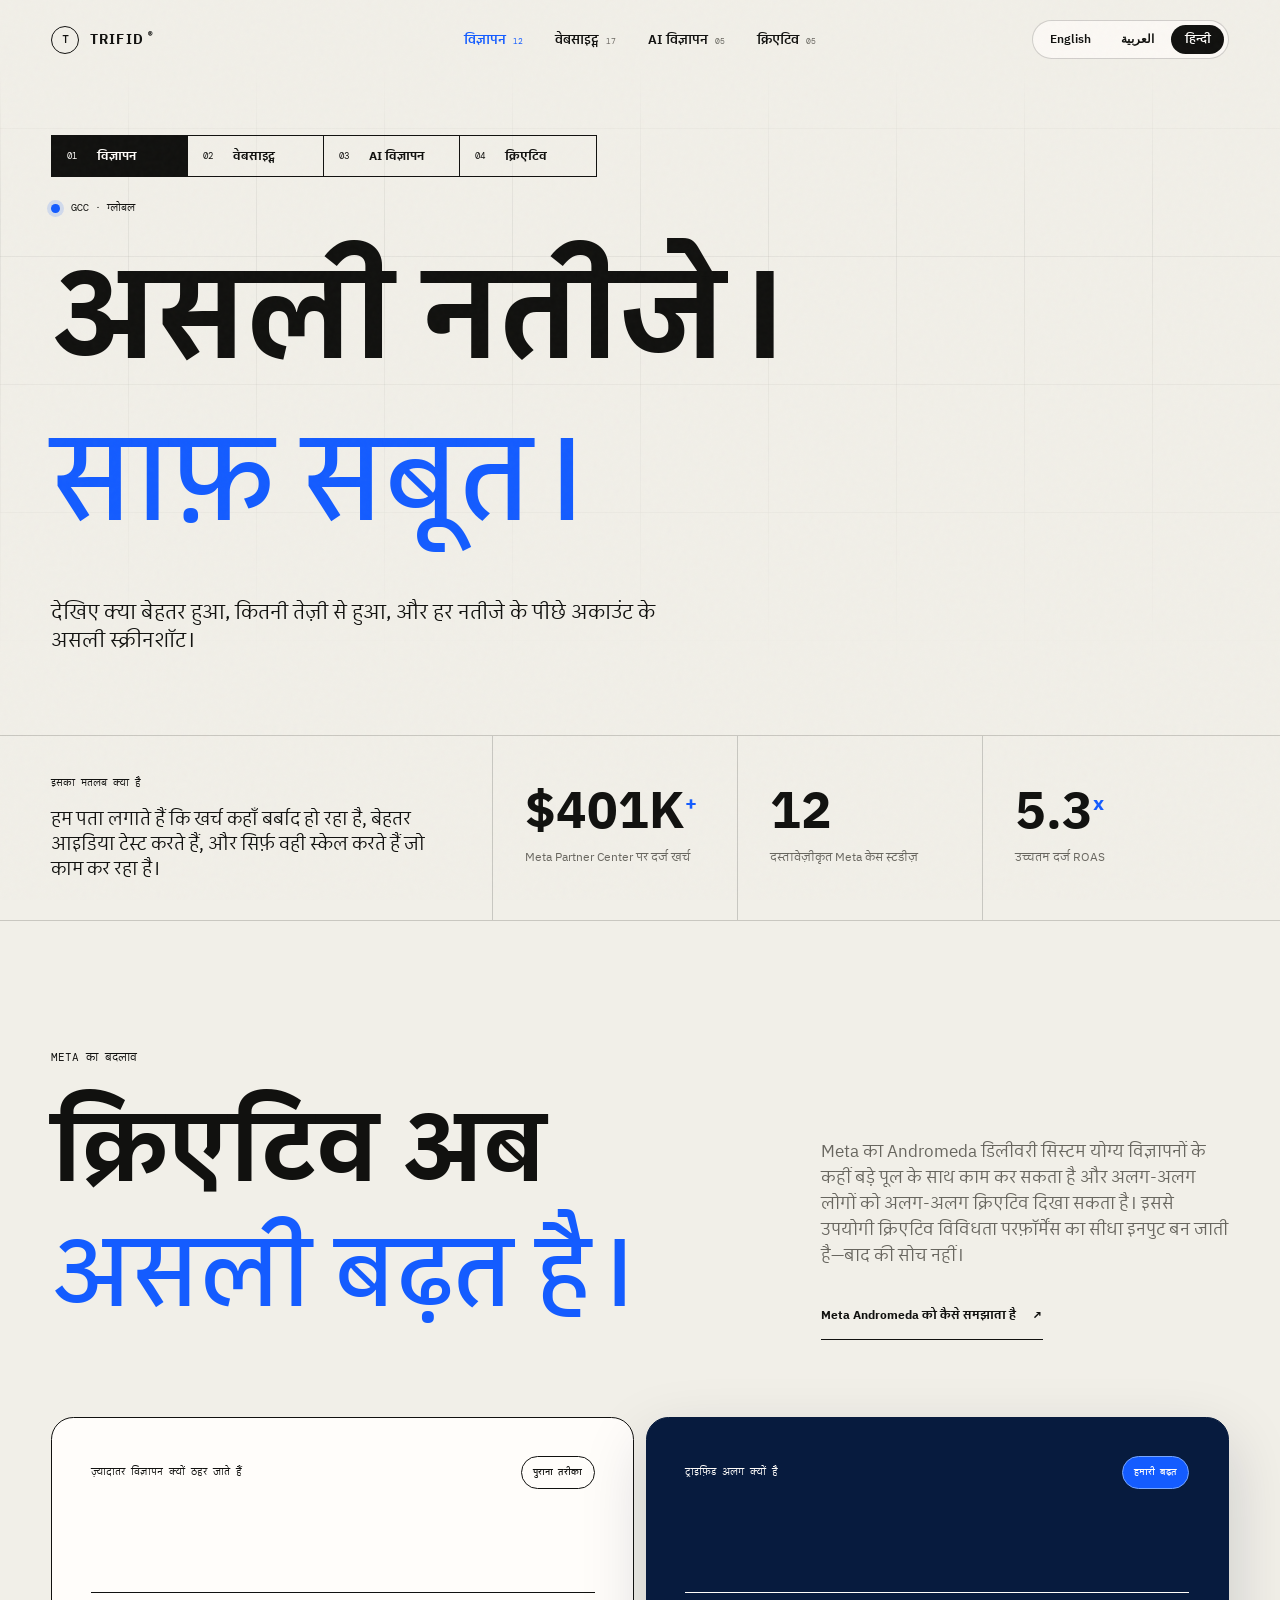
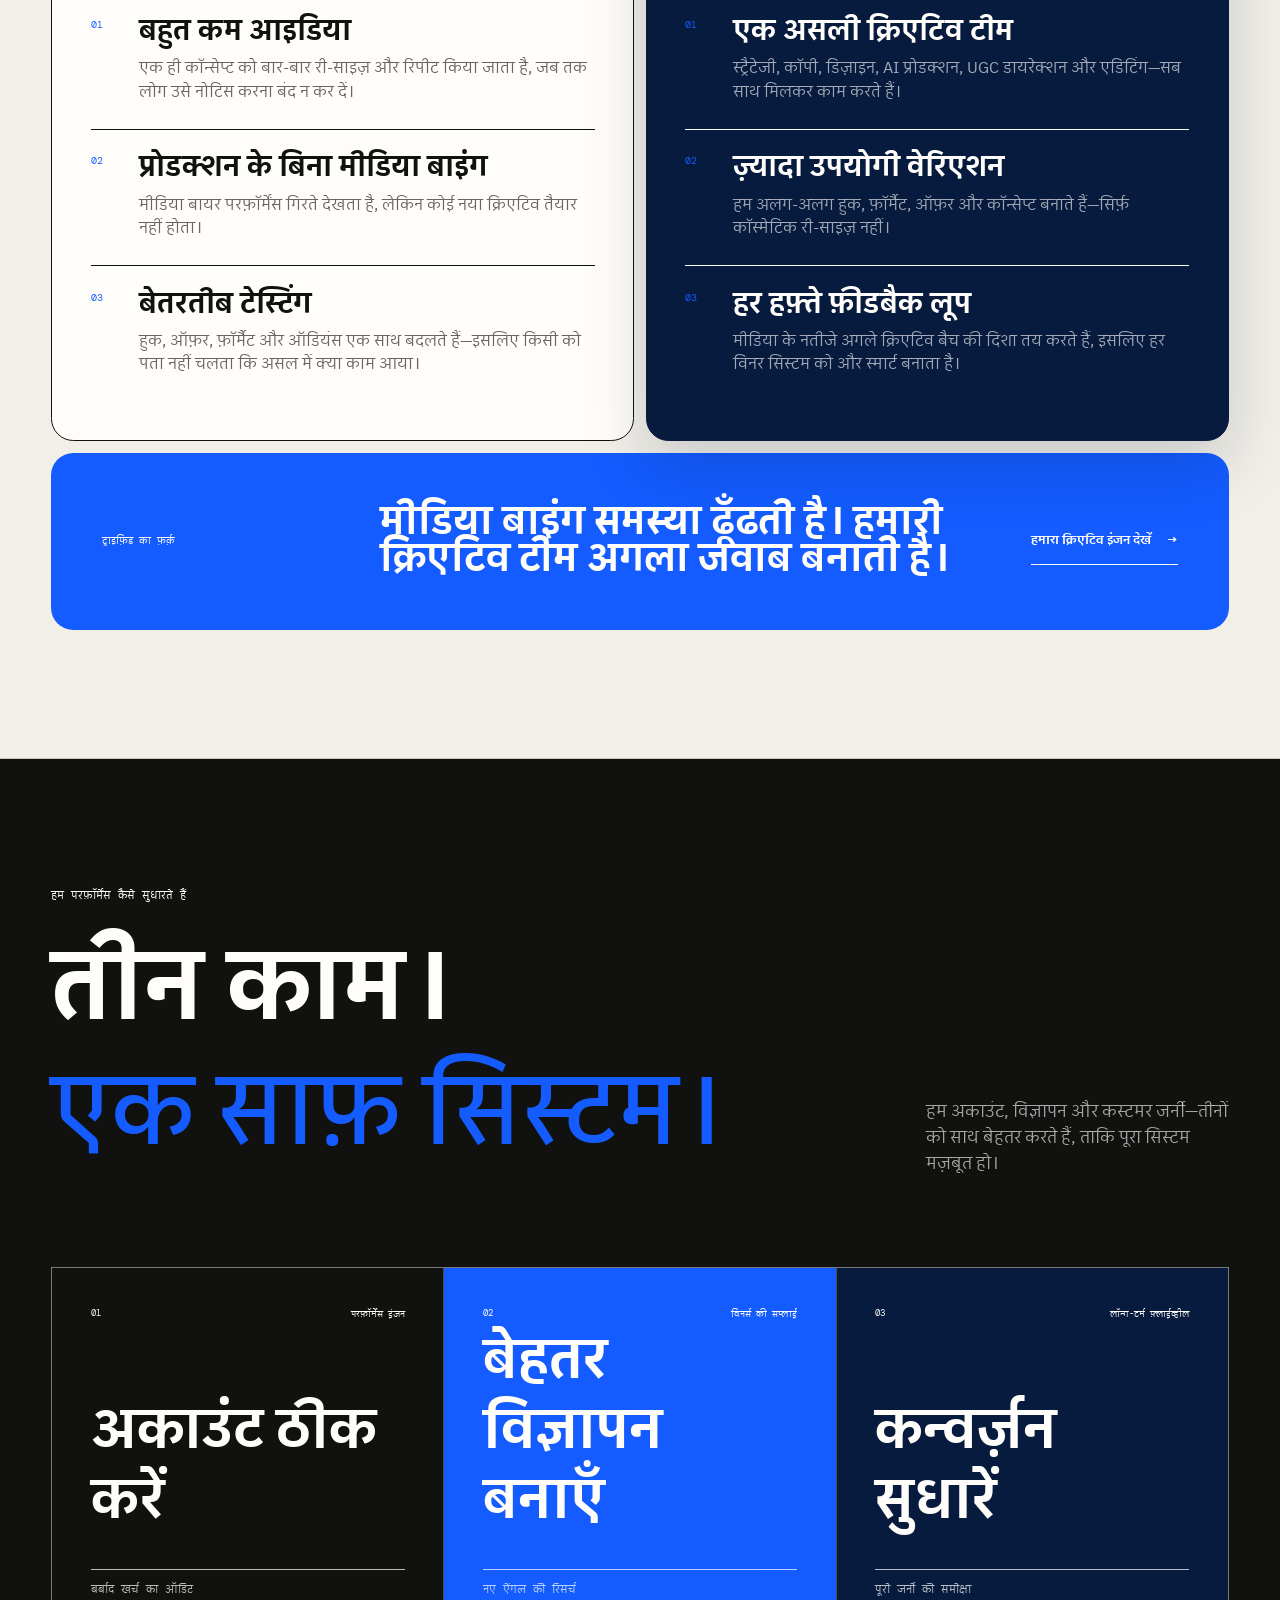
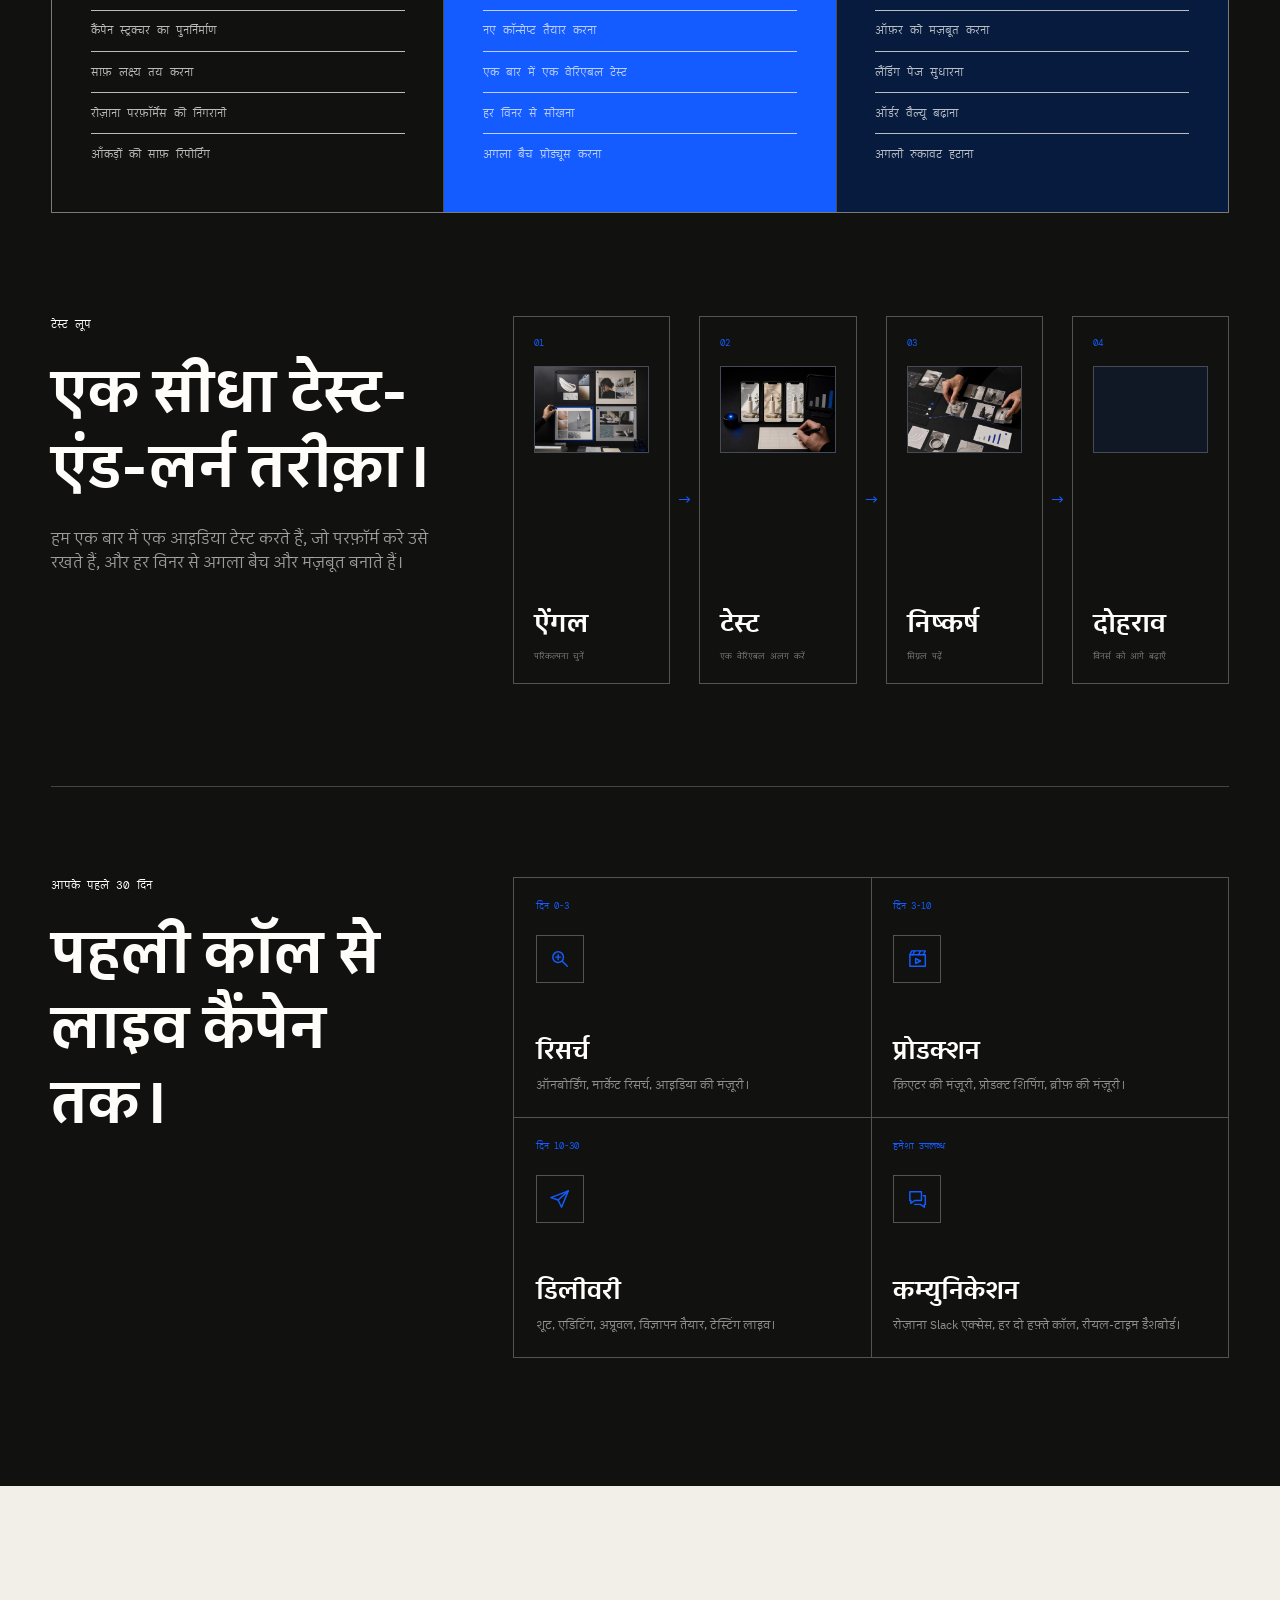
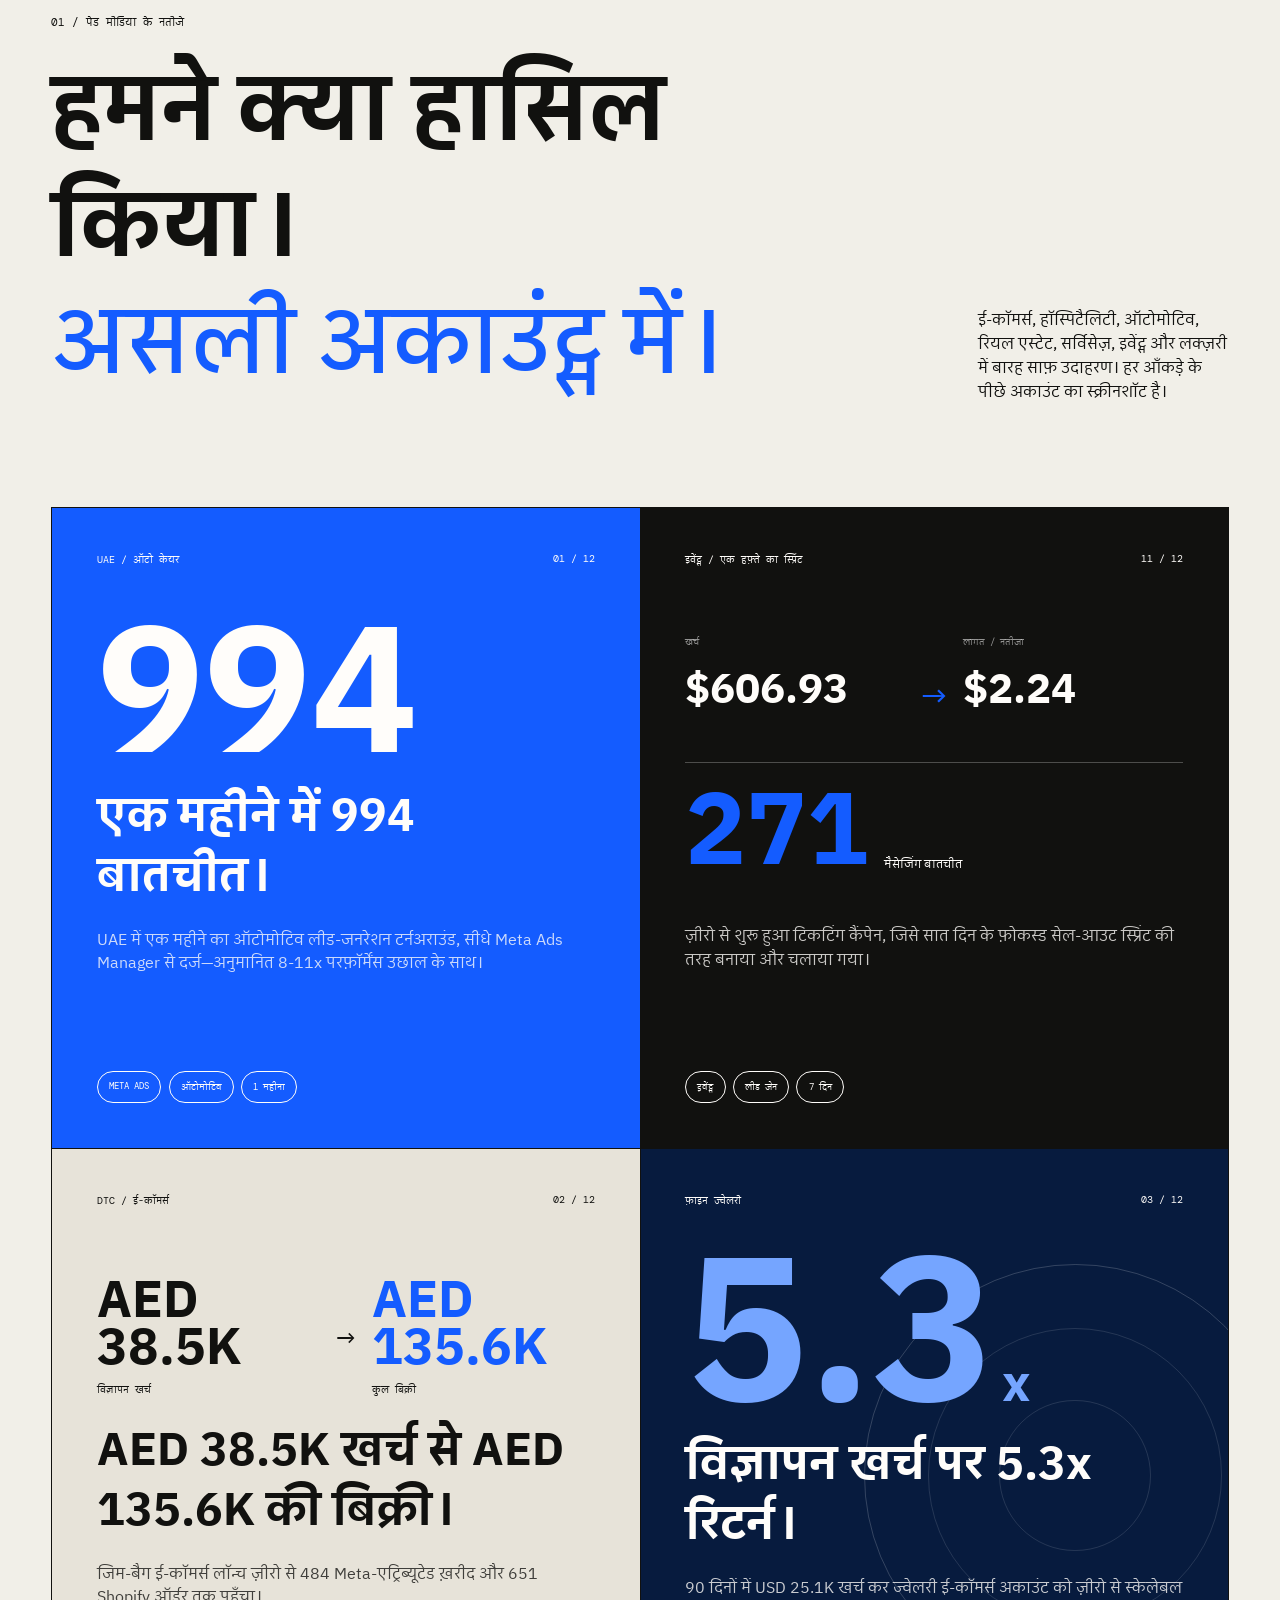
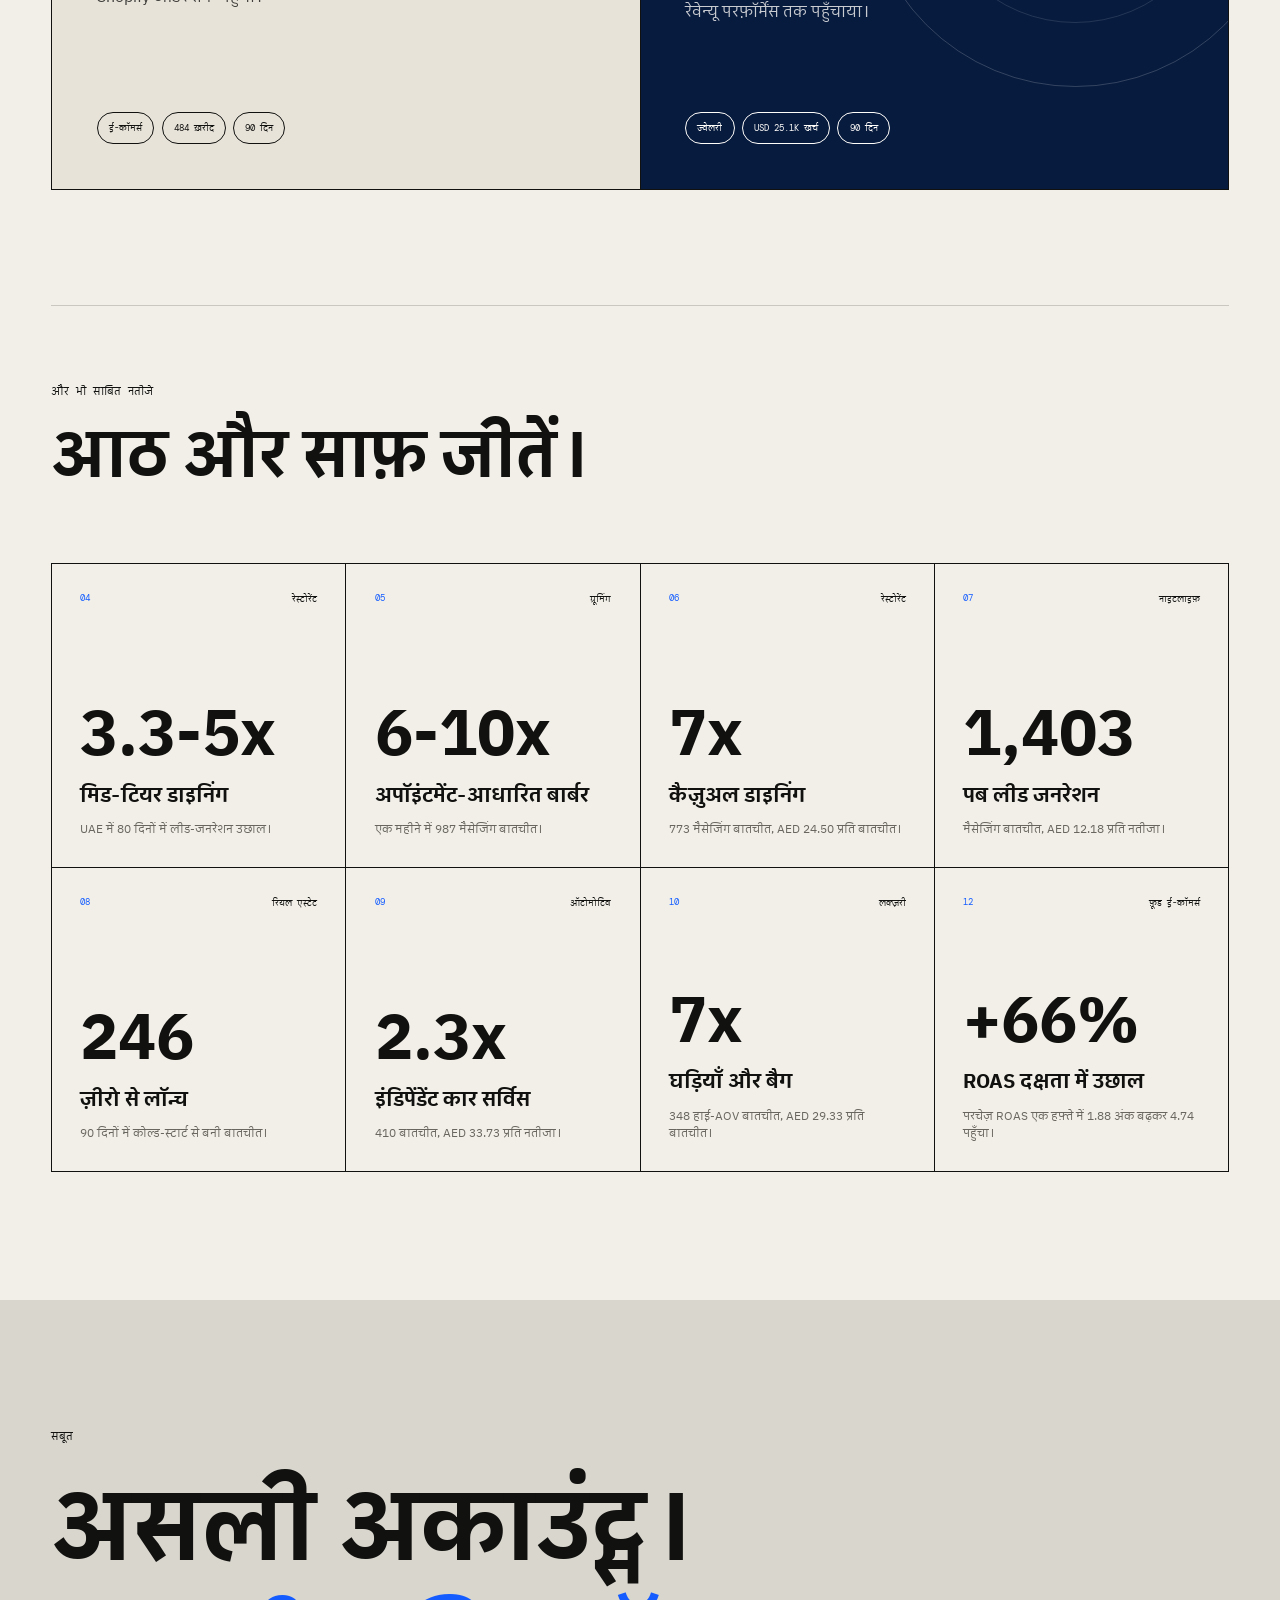
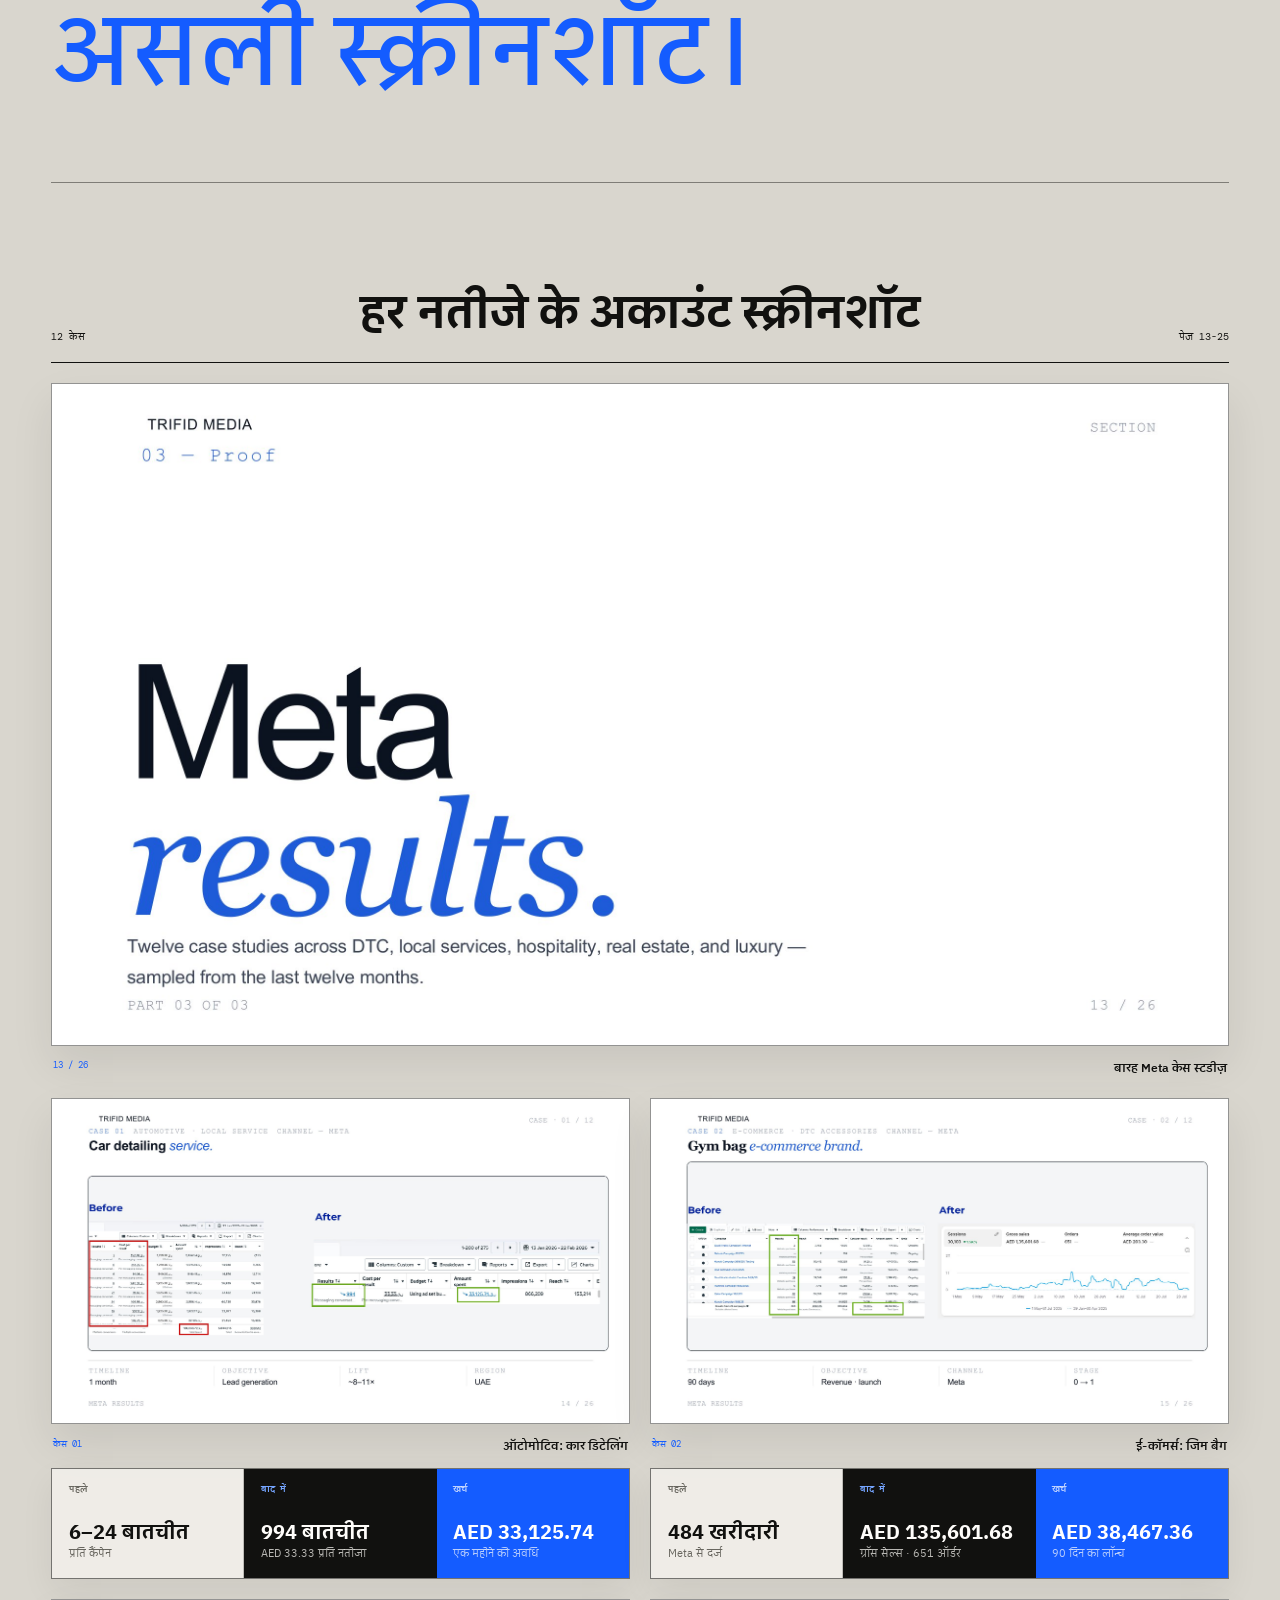
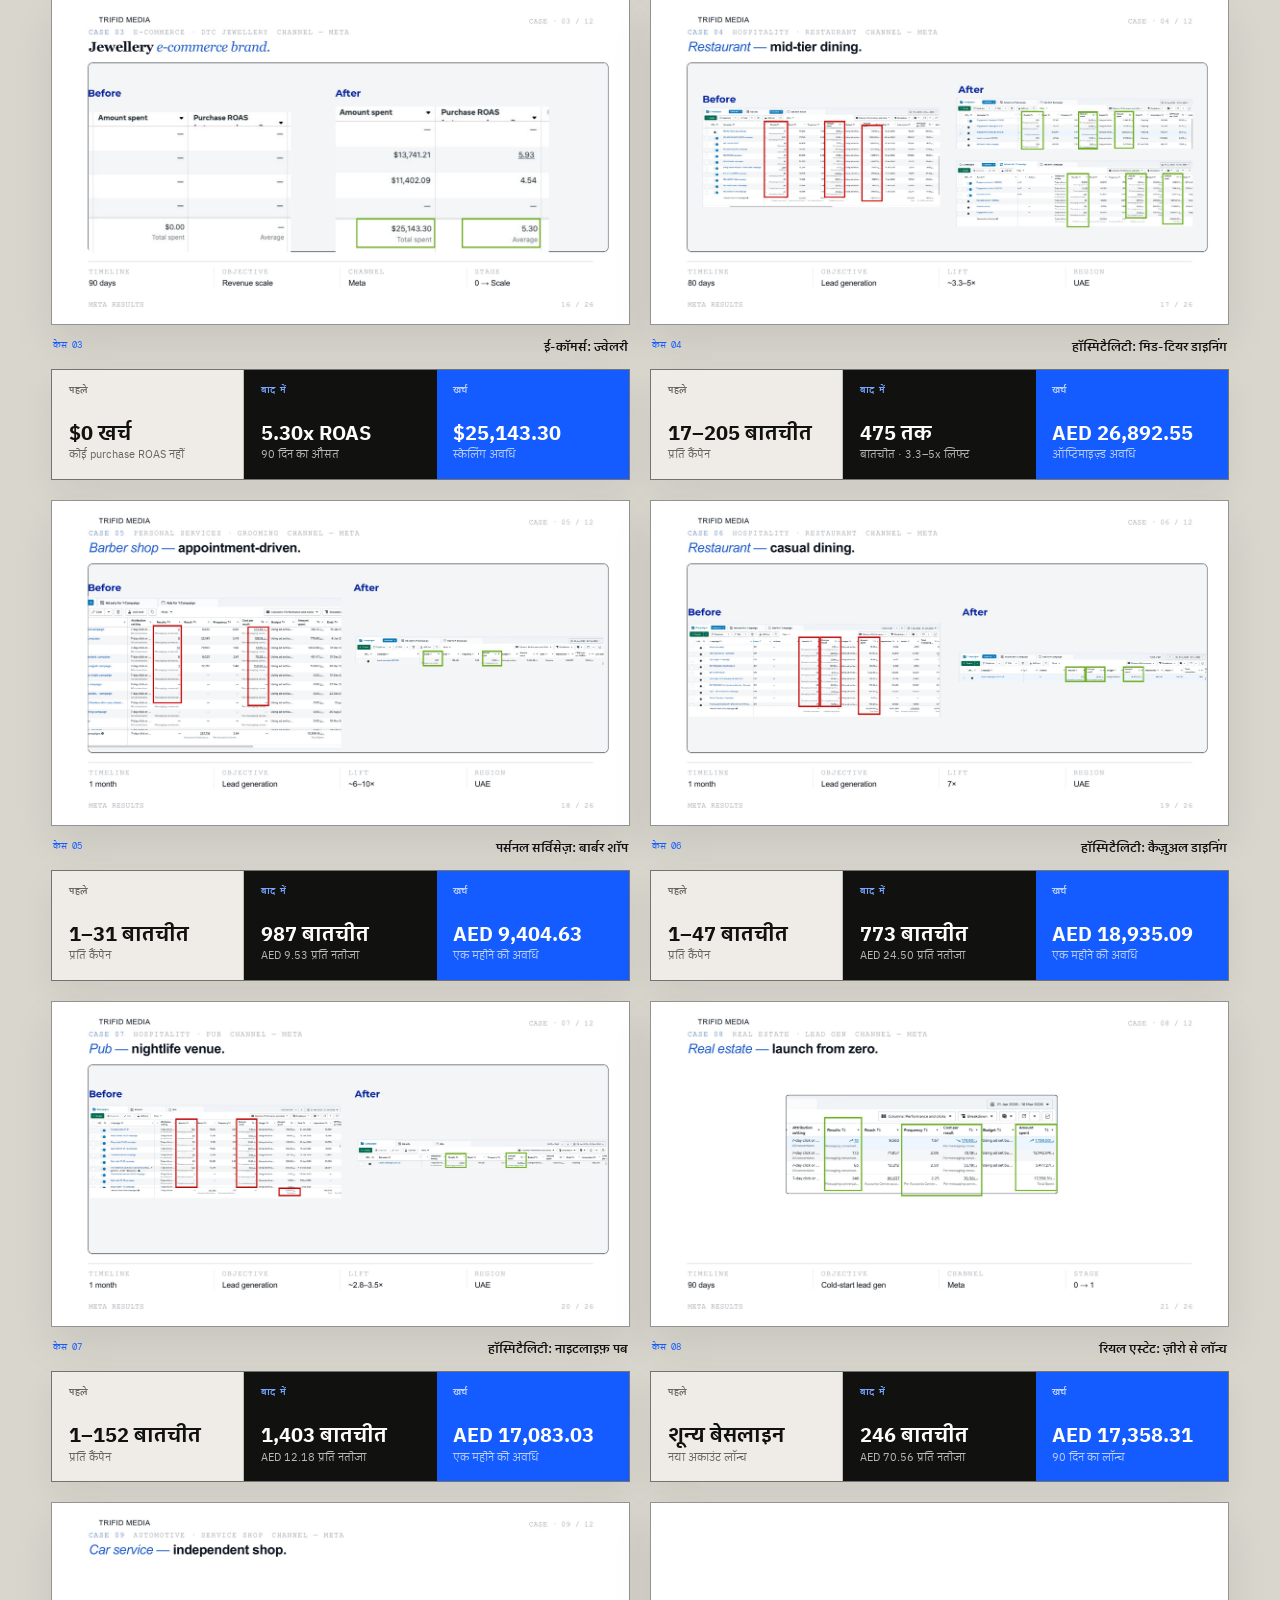
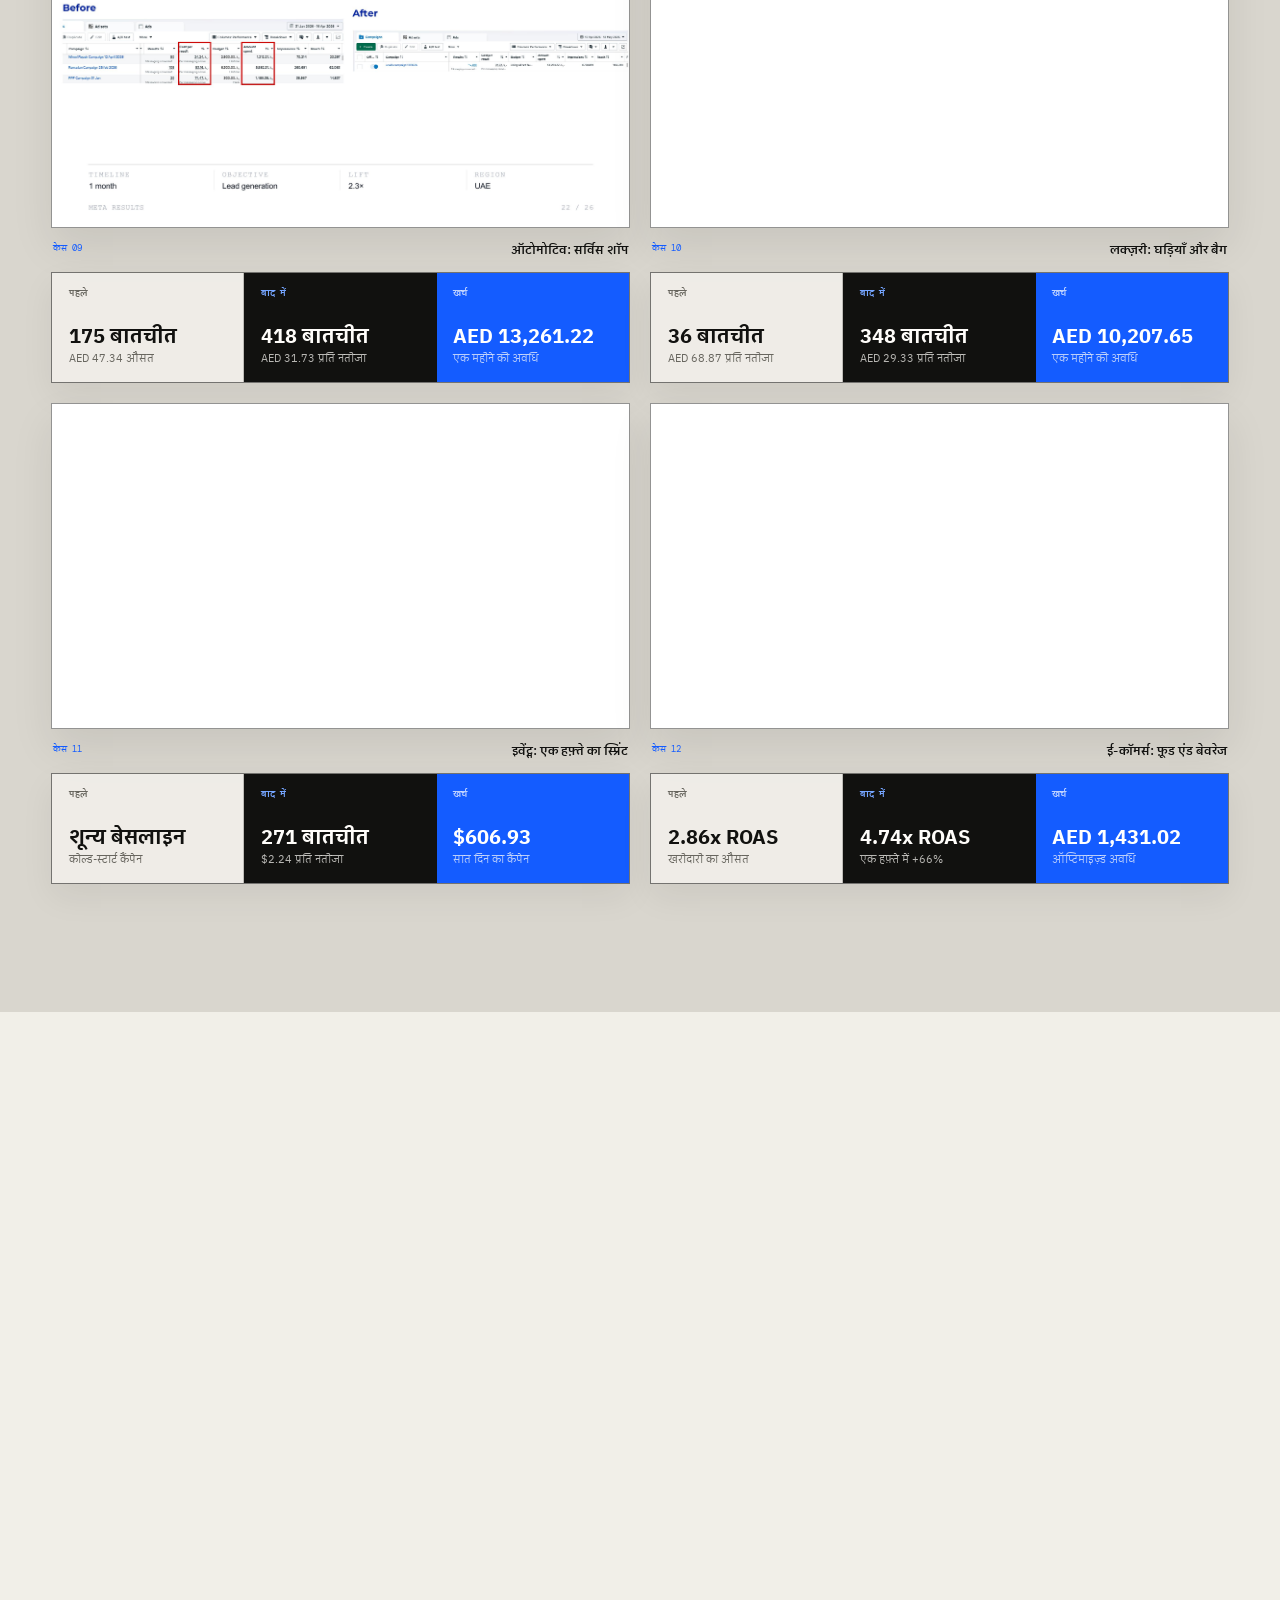
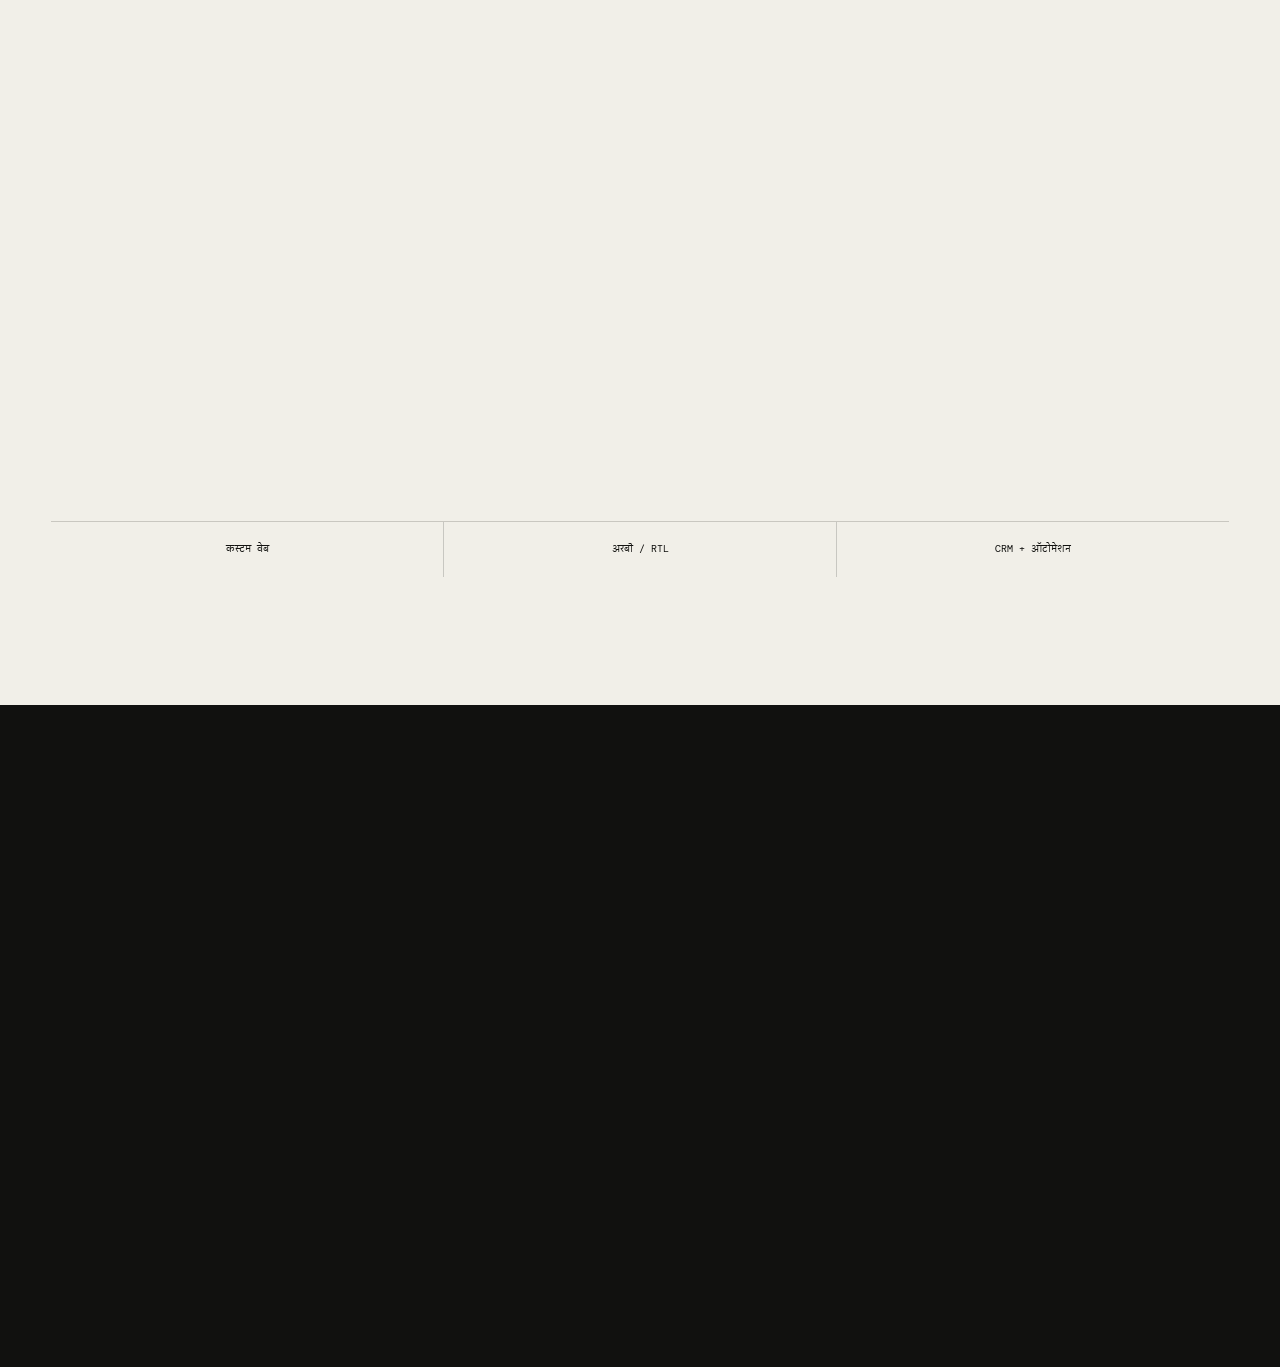
<file: index-hi.html>
<!doctype html>
<html lang="hi">
  <head>
    <meta charset="UTF-8" />
    <meta name="viewport" content="width=device-width, initial-scale=1, viewport-fit=cover" />
    <meta name="theme-color" content="#07142f" />
    <meta name="apple-mobile-web-app-capable" content="yes" />
    <meta name="apple-mobile-web-app-status-bar-style" content="black-translucent" />
    <meta
      name="description"
      content="ट्राइफ़िड मीडिया की चुनी हुई पेड मीडिया और वेबसाइट केस स्टडीज़ — GCC पर केंद्रित एक परफ़ॉर्मेंस और डिजिटल स्टूडियो।"
    />
    <title>विज्ञापन केस स्टडीज़ — ट्राइफ़िड मीडिया</title>
    <link rel="alternate" hreflang="en" href="https://trifid-case-studies.vercel.app/index.html" />
    <link rel="alternate" hreflang="ar" href="https://trifid-case-studies.vercel.app/index-ar.html" />
    <link rel="alternate" hreflang="hi" href="https://trifid-case-studies.vercel.app/index-hi.html" />
    <link rel="icon" href="favicon.svg" type="image/svg+xml" />
    <script>document.documentElement.classList.add("js");</script>
    <link rel="preconnect" href="https://fonts.googleapis.com" />
    <link rel="preconnect" href="https://fonts.gstatic.com" crossorigin />
    <link
      href="https://fonts.googleapis.com/css2?family=DM+Mono:wght@300;400;500&amp;family=IBM+Plex+Sans+Devanagari:wght@400;500;600;700&amp;family=Inter+Tight:ital,wght@0,400;0,500;0,600;0,700;0,800;1,500&amp;display=swap"
      rel="stylesheet"
    />
    <link rel="stylesheet" href="styles.css" />
    <script src="script.js" defer></script>
  </head>
  <body>
    <a class="skip-link" href="#main">मुख्य सामग्री पर जाएँ</a>

    <header class="site-header" data-header>
      <a class="brand" href="#top" aria-label="ट्राइफ़िड मीडिया होम">
        <span class="brand-mark" aria-hidden="true">T</span>
        <span>TRIFID<sup>®</sup></span>
      </a>

      <nav class="desktop-nav" aria-label="मुख्य नेविगेशन">
        <a href="index-hi.html" class="active">विज्ञापन <small>12</small></a>
        <a href="websites-hi.html">वेबसाइट्स <small>17</small></a>
        <a href="ai-ads-hi.html">AI विज्ञापन <small>05</small></a>
        <a href="creatives-hi.html">क्रिएटिव <small>05</small></a>
      </nav>

      <div class="lang-switch-group" role="group" aria-label="भाषा">
        <a class="lang-switch" href="index.html" lang="en" hreflang="en" aria-label="View this site in English">English</a>
        <a class="lang-switch" href="index-ar.html" lang="ar" hreflang="ar" aria-label="عرض الموقع باللغة العربية">العربية</a>
        <a class="lang-switch active" href="index-hi.html" lang="hi" hreflang="hi" aria-current="true">हिन्दी</a>
      </div>
    </header>

    <main id="main">
      <section class="hero hero--minimal" id="top">
        <div class="hero-grid" aria-hidden="true"></div>
        <div class="hero-copy">
          <div class="collection-tabs reveal" aria-label="केस स्टडी संग्रह">
            <a class="active" href="index-hi.html"><span>01</span> विज्ञापन</a>
            <a href="websites-hi.html"><span>02</span> वेबसाइट्स</a>
            <a href="ai-ads-hi.html"><span>03</span> AI विज्ञापन</a>
            <a href="creatives-hi.html"><span>04</span> क्रिएटिव</a>
          </div>
          <div class="eyebrow reveal"><span></span> GCC · ग्लोबल</div>
          <h1 class="reveal reveal-delay-1">
            असली नतीजे।<br />
            <em>साफ़ सबूत।</em>
          </h1>
          <p class="hero-lede reveal reveal-delay-2">
            देखिए क्या बेहतर हुआ, कितनी तेज़ी से हुआ, और हर नतीजे के पीछे अकाउंट के असली स्क्रीनशॉट।
          </p>
        </div>

      </section>

      <section class="proof-strip" aria-label="ट्राइफ़िड के प्रूफ़ पॉइंट">
        <div class="proof-strip__intro">
          <span class="mono">इसका मतलब क्या है</span>
          <p>हम पता लगाते हैं कि खर्च कहाँ बर्बाद हो रहा है, बेहतर आइडिया टेस्ट करते हैं, और सिर्फ़ वही स्केल करते हैं जो काम कर रहा है।</p>
        </div>
        <div class="proof-metric">
          <strong>$401K<sup>+</sup></strong>
          <span>Meta Partner Center पर दर्ज खर्च</span>
        </div>
        <div class="proof-metric">
          <strong>12</strong>
          <span>दस्तावेज़ीकृत Meta केस स्टडीज़</span>
        </div>
        <div class="proof-metric">
          <strong>5.3<sup>x</sup></strong>
          <span>उच्चतम दर्ज ROAS</span>
        </div>
      </section>

      <section class="creative-edge-section" id="why-trifid">
        <div class="creative-edge__intro reveal">
          <div>
            <span class="section-index">META का बदलाव</span>
            <h2>क्रिएटिव अब<br /><em>असली बढ़त है।</em></h2>
          </div>
          <div class="creative-edge__context">
            <p>
              Meta का Andromeda डिलीवरी सिस्टम योग्य विज्ञापनों के कहीं बड़े पूल के साथ काम कर सकता है और अलग-अलग लोगों को अलग-अलग क्रिएटिव दिखा सकता है। इससे उपयोगी क्रिएटिव विविधता परफ़ॉर्मेंस का सीधा इनपुट बन जाती है—बाद की सोच नहीं।
            </p>
            <a href="https://engineering.fb.com/2024/12/02/production-engineering/meta-andromeda-advantage-automation-next-gen-personalized-ads-retrieval-engine/" target="_blank" rel="noreferrer">
              Meta Andromeda को कैसे समझाता है <span aria-hidden="true">↗</span>
            </a>
          </div>
        </div>

        <div class="creative-edge__compare">
          <article class="creative-edge-card creative-edge-card--problem reveal">
            <div class="creative-edge-card__head">
              <span>ज़्यादातर विज्ञापन क्यों ठहर जाते हैं</span>
              <strong>पुराना तरीका</strong>
            </div>
            <ol>
              <li>
                <span>01</span>
                <div><strong>बहुत कम आइडिया</strong><p>एक ही कॉन्सेप्ट को बार-बार री-साइज़ और रिपीट किया जाता है, जब तक लोग उसे नोटिस करना बंद न कर दें।</p></div>
              </li>
              <li>
                <span>02</span>
                <div><strong>प्रोडक्शन के बिना मीडिया बाइंग</strong><p>मीडिया बायर परफ़ॉर्मेंस गिरते देखता है, लेकिन कोई नया क्रिएटिव तैयार नहीं होता।</p></div>
              </li>
              <li>
                <span>03</span>
                <div><strong>बेतरतीब टेस्टिंग</strong><p>हुक, ऑफ़र, फ़ॉर्मैट और ऑडियंस एक साथ बदलते हैं—इसलिए किसी को पता नहीं चलता कि असल में क्या काम आया।</p></div>
              </li>
            </ol>
          </article>

          <article class="creative-edge-card creative-edge-card--answer reveal reveal-delay-1">
            <div class="creative-edge-card__head">
              <span>ट्राइफ़िड अलग क्यों है</span>
              <strong>हमारी बढ़त</strong>
            </div>
            <ol>
              <li>
                <span>01</span>
                <div><strong>एक असली क्रिएटिव टीम</strong><p>स्ट्रैटेजी, कॉपी, डिज़ाइन, AI प्रोडक्शन, UGC डायरेक्शन और एडिटिंग—सब साथ मिलकर काम करते हैं।</p></div>
              </li>
              <li>
                <span>02</span>
                <div><strong>ज़्यादा उपयोगी वेरिएशन</strong><p>हम अलग-अलग हुक, फ़ॉर्मैट, ऑफ़र और कॉन्सेप्ट बनाते हैं—सिर्फ़ कॉस्मेटिक री-साइज़ नहीं।</p></div>
              </li>
              <li>
                <span>03</span>
                <div><strong>हर हफ़्ते फ़ीडबैक लूप</strong><p>मीडिया के नतीजे अगले क्रिएटिव बैच की दिशा तय करते हैं, इसलिए हर विनर सिस्टम को और स्मार्ट बनाता है।</p></div>
              </li>
            </ol>
          </article>
        </div>

        <div class="creative-edge__statement reveal">
          <span>ट्राइफ़िड का फ़र्क़</span>
          <strong>मीडिया बाइंग समस्या ढूँढती है। हमारी क्रिएटिव टीम अगला जवाब बनाती है।</strong>
          <a href="ai-ads-hi.html">हमारा क्रिएटिव इंजन देखें <span aria-hidden="true">→</span></a>
        </div>
      </section>

      <section class="program-section" id="program">
        <div class="program-heading reveal">
          <div>
            <span class="section-index">हम परफ़ॉर्मेंस कैसे सुधारते हैं</span>
            <h2>तीन काम।<br /><em>एक साफ़ सिस्टम।</em></h2>
          </div>
          <p>हम अकाउंट, विज्ञापन और कस्टमर जर्नी—तीनों को साथ बेहतर करते हैं, ताकि पूरा सिस्टम मज़बूत हो।</p>
        </div>

        <div class="program-grid">
          <article class="program-card reveal">
            <div class="program-card__top"><span>01</span><span>परफ़ॉर्मेंस इंजन</span></div>
            <h3>अकाउंट ठीक करें</h3>
            <ul>
              <li>बर्बाद खर्च का ऑडिट</li>
              <li>कैंपेन स्ट्रक्चर का पुनर्निर्माण</li>
              <li>साफ़ लक्ष्य तय करना</li>
              <li>रोज़ाना परफ़ॉर्मेंस की निगरानी</li>
              <li>आँकड़ों की साफ़ रिपोर्टिंग</li>
            </ul>
          </article>

          <article class="program-card program-card--accent reveal reveal-delay-1">
            <div class="program-card__top"><span>02</span><span>विनर्स की सप्लाई</span></div>
            <h3>बेहतर विज्ञापन बनाएँ</h3>
            <ul>
              <li>नए ऐंगल की रिसर्च</li>
              <li>नए कॉन्सेप्ट तैयार करना</li>
              <li>एक बार में एक वेरिएबल टेस्ट</li>
              <li>हर विनर से सीखना</li>
              <li>अगला बैच प्रोड्यूस करना</li>
            </ul>
          </article>

          <article class="program-card program-card--dark reveal reveal-delay-2">
            <div class="program-card__top"><span>03</span><span>लॉन्ग-टर्म फ़्लाईव्हील</span></div>
            <h3>कन्वर्ज़न सुधारें</h3>
            <ul>
              <li>पूरी जर्नी की समीक्षा</li>
              <li>ऑफ़र को मज़बूत करना</li>
              <li>लैंडिंग पेज सुधारना</li>
              <li>ऑर्डर वैल्यू बढ़ाना</li>
              <li>अगली रुकावट हटाना</li>
            </ul>
          </article>
        </div>

        <div class="program-system reveal">
          <div class="program-system__intro">
            <span class="section-index">टेस्ट लूप</span>
            <h3>एक सीधा टेस्ट-एंड-लर्न तरीक़ा।</h3>
            <p>हम एक बार में एक आइडिया टेस्ट करते हैं, जो परफ़ॉर्म करे उसे रखते हैं, और हर विनर से अगला बैच और मज़बूत बनाते हैं।</p>
          </div>
          <div class="test-loop" aria-label="ट्राइफ़िड का दोहराव वाला स्प्लिट-टेस्टिंग लूप">
            <div class="test-loop__step">
              <span>01</span>
              <div class="test-loop-media"><img src="assets/ai/angle.jpg" alt="क्रिएटिव स्ट्रैटेजिस्ट चार कैंपेन कॉन्सेप्ट में से एक विज्ञापन ऐंगल चुनते हुए" loading="lazy" decoding="async" /></div>
              <strong>ऐंगल</strong><small>परिकल्पना चुनें</small>
            </div>
            <i>→</i>
            <div class="test-loop__step">
              <span>02</span>
              <div class="test-loop-media"><img src="assets/ai/test.jpg" alt="फ़ोन पर तीन क्रिएटिव वेरिएशन के साथ नियंत्रित विज्ञापन टेस्ट" loading="lazy" decoding="async" /></div>
              <strong>टेस्ट</strong><small>एक वेरिएबल अलग करें</small>
            </div>
            <i>→</i>
            <div class="test-loop__step">
              <span>03</span>
              <div class="test-loop-media"><img src="assets/ai/formation.jpg" alt="परफ़ॉर्मेंस एनालिस्ट जीतने वाले क्रिएटिव कॉन्सेप्ट के साझा पैटर्न जोड़ते हुए" loading="lazy" decoding="async" /></div>
              <strong>निष्कर्ष</strong><small>सिग्नल पढ़ें</small>
            </div>
            <i>→</i>
            <div class="test-loop__step">
              <span>04</span>
              <div class="test-loop-media"><img src="assets/ai/iteration.jpg" alt="क्रिएटिव टीम जीतने वाले स्किनकेयर कैंपेन को नए प्रोडक्शन बैच में बदलते हुए" loading="lazy" decoding="async" /></div>
              <strong>दोहराव</strong><small>विनर्स को आगे बढ़ाएँ</small>
            </div>
          </div>
        </div>

        <div class="operations-grid reveal">
          <div class="operations-copy">
            <span class="section-index">आपके पहले 30 दिन</span>
            <h3>पहली कॉल से लाइव कैंपेन तक।</h3>
          </div>
          <div class="operations-timeline">
            <article>
              <span>दिन 0-3</span>
              <div class="operation-icon" aria-hidden="true"><svg viewBox="0 0 24 24"><circle cx="10.5" cy="10.5" r="5.5"></circle><path d="m15 15 5 5"></path><path d="M8 10.5h5M10.5 8v5"></path></svg></div>
              <strong>रिसर्च</strong><p>ऑनबोर्डिंग, मार्केट रिसर्च, आइडिया की मंज़ूरी।</p>
            </article>
            <article>
              <span>दिन 3-10</span>
              <div class="operation-icon" aria-hidden="true"><svg viewBox="0 0 24 24"><path d="M4 8h16v12H4z"></path><path d="m4 8 2-4h14l-2 4M9 4 7 8M15 4l-2 4"></path><path d="m10 12 5 2.5-5 2.5z"></path></svg></div>
              <strong>प्रोडक्शन</strong><p>क्रिएटर की मंज़ूरी, प्रोडक्ट शिपिंग, ब्रीफ़ की मंज़ूरी।</p>
            </article>
            <article>
              <span>दिन 10-30</span>
              <div class="operation-icon" aria-hidden="true"><svg viewBox="0 0 24 24"><path d="m3 11 18-7-7 17-3.5-7.5z"></path><path d="M10.5 13.5 21 4"></path></svg></div>
              <strong>डिलीवरी</strong><p>शूट, एडिटिंग, अप्रूवल, विज्ञापन तैयार, टेस्टिंग लाइव।</p>
            </article>
            <article>
              <span>हमेशा उपलब्ध</span>
              <div class="operation-icon" aria-hidden="true"><svg viewBox="0 0 24 24"><path d="M4 5h12v9H9l-4 3v-3H4z"></path><path d="M9 18h6l4 3v-3h1V9h-2"></path></svg></div>
              <strong>कम्युनिकेशन</strong><p>रोज़ाना Slack एक्सेस, हर दो हफ़्ते कॉल, रीयल-टाइम डैशबोर्ड।</p>
            </article>
          </div>
        </div>
      </section>

      <section class="section ads-section" id="ads">
        <div class="section-heading reveal">
          <div>
            <span class="section-index">01 / पेड मीडिया के नतीजे</span>
            <h2>हमने क्या हासिल किया।<br /><em>असली अकाउंट्स में।</em></h2>
          </div>
          <p>
            ई-कॉमर्स, हॉस्पिटैलिटी, ऑटोमोटिव, रियल एस्टेट, सर्विसेज़, इवेंट्स और लक्ज़री में बारह साफ़ उदाहरण। हर आँकड़े के पीछे अकाउंट का स्क्रीनशॉट है।
          </p>
        </div>

        <div class="ads-grid">
          <article class="ad-case ad-case--blue reveal">
            <div class="case-head"><span>UAE / ऑटो केयर</span><span>01 / 12</span></div>
            <div class="ad-main-number">994</div>
            <h3>एक महीने में 994 बातचीत।</h3>
            <p>UAE में एक महीने का ऑटोमोटिव लीड-जनरेशन टर्नअराउंड, सीधे Meta Ads Manager से दर्ज—अनुमानित 8-11x परफ़ॉर्मेंस उछाल के साथ।</p>
            <div class="case-tags"><span>Meta Ads</span><span>ऑटोमोटिव</span><span>1 महीना</span></div>
          </article>

          <article class="ad-case ad-case--ink reveal reveal-delay-1">
            <div class="case-head"><span>इवेंट्स / एक हफ़्ते का स्प्रिंट</span><span>11 / 12</span></div>
            <div class="spend-shift">
              <div><span>खर्च</span><strong>$606.93</strong></div>
              <div class="shift-arrow" aria-hidden="true">→</div>
              <div><span>लागत / नतीजा</span><strong>$2.24</strong></div>
            </div>
            <div class="lead-lift"><strong>271</strong><span>मैसेजिंग बातचीत</span></div>
            <p>ज़ीरो से शुरू हुआ टिकटिंग कैंपेन, जिसे सात दिन के फ़ोकस्ड सेल-आउट स्प्रिंट की तरह बनाया और चलाया गया।</p>
            <div class="case-tags"><span>इवेंट्स</span><span>लीड जेन</span><span>7 दिन</span></div>
          </article>

          <article class="ad-case ad-case--paper reveal">
            <div class="case-head"><span>DTC / ई-कॉमर्स</span><span>02 / 12</span></div>
            <div class="commerce-equation">
              <div><strong>AED 38.5K</strong><span>विज्ञापन खर्च</span></div>
              <span class="equation-mark">→</span>
              <div><strong>AED 135.6K</strong><span>कुल बिक्री</span></div>
            </div>
            <h3>AED 38.5K खर्च से AED 135.6K की बिक्री।</h3>
            <p>जिम-बैग ई-कॉमर्स लॉन्च ज़ीरो से 484 Meta-एट्रिब्यूटेड ख़रीद और 651 Shopify ऑर्डर तक पहुँचा।</p>
            <div class="case-tags"><span>ई-कॉमर्स</span><span>484 ख़रीद</span><span>90 दिन</span></div>
          </article>

          <article class="ad-case ad-case--wine reveal reveal-delay-1">
            <div class="case-head"><span>फ़ाइन ज्वेलरी</span><span>03 / 12</span></div>
            <div class="roas-orbit" aria-hidden="true"><span></span><span></span></div>
            <div class="roas-number">5.3<small>x</small></div>
            <h3>विज्ञापन खर्च पर 5.3x रिटर्न।</h3>
            <p>90 दिनों में USD 25.1K खर्च कर ज्वेलरी ई-कॉमर्स अकाउंट को ज़ीरो से स्केलेबल रेवेन्यू परफ़ॉर्मेंस तक पहुँचाया।</p>
            <div class="case-tags"><span>ज्वेलरी</span><span>USD 25.1K खर्च</span><span>90 दिन</span></div>
          </article>
        </div>

        <div class="case-library reveal">
          <div class="case-library__head">
            <div>
              <span class="section-index">और भी साबित नतीजे</span>
              <h3>आठ और साफ़ जीतें।</h3>
            </div>
          </div>

          <div class="documented-grid">
            <article class="documented-case">
              <div><span>04</span><span>रेस्टोरेंट</span></div>
              <strong>3.3-5x</strong>
              <h4>मिड-टियर डाइनिंग</h4>
              <p>UAE में 80 दिनों में लीड-जनरेशन उछाल।</p>
            </article>
            <article class="documented-case">
              <div><span>05</span><span>ग्रूमिंग</span></div>
              <strong>6-10x</strong>
              <h4>अपॉइंटमेंट-आधारित बार्बर</h4>
              <p>एक महीने में 987 मैसेजिंग बातचीत।</p>
            </article>
            <article class="documented-case">
              <div><span>06</span><span>रेस्टोरेंट</span></div>
              <strong>7x</strong>
              <h4>कैज़ुअल डाइनिंग</h4>
              <p>773 मैसेजिंग बातचीत, AED 24.50 प्रति बातचीत।</p>
            </article>
            <article class="documented-case">
              <div><span>07</span><span>नाइटलाइफ़</span></div>
              <strong>1,403</strong>
              <h4>पब लीड जनरेशन</h4>
              <p>मैसेजिंग बातचीत, AED 12.18 प्रति नतीजा।</p>
            </article>
            <article class="documented-case">
              <div><span>08</span><span>रियल एस्टेट</span></div>
              <strong>246</strong>
              <h4>ज़ीरो से लॉन्च</h4>
              <p>90 दिनों में कोल्ड-स्टार्ट से बनी बातचीत।</p>
            </article>
            <article class="documented-case">
              <div><span>09</span><span>ऑटोमोटिव</span></div>
              <strong>2.3x</strong>
              <h4>इंडिपेंडेंट कार सर्विस</h4>
              <p>410 बातचीत, AED 33.73 प्रति नतीजा।</p>
            </article>
            <article class="documented-case">
              <div><span>10</span><span>लक्ज़री</span></div>
              <strong>7x</strong>
              <h4>घड़ियाँ और बैग</h4>
              <p>348 हाई-AOV बातचीत, AED 29.33 प्रति बातचीत।</p>
            </article>
            <article class="documented-case">
              <div><span>12</span><span>फ़ूड ई-कॉमर्स</span></div>
              <strong>+66%</strong>
              <h4>ROAS दक्षता में उछाल</h4>
              <p>परचेज़ ROAS एक हफ़्ते में 1.88 अंक बढ़कर 4.74 पहुँचा।</p>
            </article>
          </div>
        </div>
      </section>

      <section class="full-deck-section" id="full-deck">
        <div class="full-deck-heading reveal">
          <div>
            <span class="section-index">सबूत</span>
            <h2>असली अकाउंट्स।<br /><em>असली स्क्रीनशॉट।</em></h2>
          </div>
        </div>

        <div class="deck-group" id="deck-results">
          <div class="deck-group__head"><span>12 केस</span><h3>हर नतीजे के अकाउंट स्क्रीनशॉट</h3><span>पेज 13-25</span></div>
          <div class="deck-gallery deck-gallery--results">
            <figure class="deck-page deck-page--wide">
              <a href="assets/deck/page-13.jpg" target="_blank" rel="noopener"><img src="assets/deck/page-13.jpg" alt="पेज 13: Meta नतीजों के अध्याय की भूमिका" loading="lazy" decoding="async" /></a>
              <figcaption><span>13 / 26</span><strong>बारह Meta केस स्टडीज़</strong></figcaption>
            </figure>
            <figure class="deck-page">
              <a href="assets/deck/page-14.jpg" target="_blank" rel="noopener"><img src="assets/deck/page-14.jpg" alt="पेज 14: कार डिटेलिंग के Meta Ads अकाउंट के पहले-बाद के स्क्रीनशॉट" loading="lazy" decoding="async" /></a>
              <figcaption><span>केस 01</span><strong>ऑटोमोटिव: कार डिटेलिंग</strong></figcaption>
              <div class="deck-case-bio" aria-label="कार डिटेलिंग के पहले और बाद का सारांश">
                <div class="deck-case-bio__item deck-case-bio__item--before"><span>पहले</span><strong>6–24 बातचीत</strong><small>प्रति कैंपेन</small></div>
                <div class="deck-case-bio__item deck-case-bio__item--after"><span>बाद में</span><strong>994 बातचीत</strong><small>AED 33.33 प्रति नतीजा</small></div>
                <div class="deck-case-bio__item deck-case-bio__item--spend"><span>खर्च</span><strong>AED 33,125.74</strong><small>एक महीने की अवधि</small></div>
              </div>
            </figure>
            <figure class="deck-page">
              <a href="assets/deck/page-15.jpg" target="_blank" rel="noopener"><img src="assets/deck/page-15.jpg" alt="पेज 15: जिम बैग ई-कॉमर्स के Meta Ads और Shopify अकाउंट के स्क्रीनशॉट" loading="lazy" decoding="async" /></a>
              <figcaption><span>केस 02</span><strong>ई-कॉमर्स: जिम बैग</strong></figcaption>
              <div class="deck-case-bio" aria-label="जिम बैग ई-कॉमर्स के पहले और बाद का सारांश">
                <div class="deck-case-bio__item deck-case-bio__item--before"><span>पहले</span><strong>484 खरीदारी</strong><small>Meta से दर्ज</small></div>
                <div class="deck-case-bio__item deck-case-bio__item--after"><span>बाद में</span><strong>AED 135,601.68</strong><small>ग्रॉस सेल्स · 651 ऑर्डर</small></div>
                <div class="deck-case-bio__item deck-case-bio__item--spend"><span>खर्च</span><strong>AED 38,467.36</strong><small>90 दिन का लॉन्च</small></div>
              </div>
            </figure>
            <figure class="deck-page">
              <a href="assets/deck/page-16.jpg" target="_blank" rel="noopener"><img src="assets/deck/page-16.jpg" alt="पेज 16: ज्वेलरी ई-कॉमर्स के Meta Ads ROAS स्क्रीनशॉट" loading="lazy" decoding="async" /></a>
              <figcaption><span>केस 03</span><strong>ई-कॉमर्स: ज्वेलरी</strong></figcaption>
              <div class="deck-case-bio" aria-label="ज्वेलरी ई-कॉमर्स के पहले और बाद का सारांश">
                <div class="deck-case-bio__item deck-case-bio__item--before"><span>पहले</span><strong>$0 खर्च</strong><small>कोई purchase ROAS नहीं</small></div>
                <div class="deck-case-bio__item deck-case-bio__item--after"><span>बाद में</span><strong>5.30x ROAS</strong><small>90 दिन का औसत</small></div>
                <div class="deck-case-bio__item deck-case-bio__item--spend"><span>खर्च</span><strong>$25,143.30</strong><small>स्केलिंग अवधि</small></div>
              </div>
            </figure>
            <figure class="deck-page">
              <a href="assets/deck/page-17.jpg" target="_blank" rel="noopener"><img src="assets/deck/page-17.jpg" alt="पेज 17: मिड-टियर रेस्टोरेंट के Meta Ads अकाउंट के पहले-बाद के स्क्रीनशॉट" loading="lazy" decoding="async" /></a>
              <figcaption><span>केस 04</span><strong>हॉस्पिटैलिटी: मिड-टियर डाइनिंग</strong></figcaption>
              <div class="deck-case-bio" aria-label="मिड-टियर रेस्टोरेंट के पहले और बाद का सारांश">
                <div class="deck-case-bio__item deck-case-bio__item--before"><span>पहले</span><strong>17–205 बातचीत</strong><small>प्रति कैंपेन</small></div>
                <div class="deck-case-bio__item deck-case-bio__item--after"><span>बाद में</span><strong>475 तक</strong><small>बातचीत · 3.3–5x लिफ्ट</small></div>
                <div class="deck-case-bio__item deck-case-bio__item--spend"><span>खर्च</span><strong>AED 26,892.55</strong><small>ऑप्टिमाइज़्ड अवधि</small></div>
              </div>
            </figure>
            <figure class="deck-page">
              <a href="assets/deck/page-18.jpg" target="_blank" rel="noopener"><img src="assets/deck/page-18.jpg" alt="पेज 18: बार्बर शॉप के Meta Ads अकाउंट के पहले-बाद के स्क्रीनशॉट" loading="lazy" decoding="async" /></a>
              <figcaption><span>केस 05</span><strong>पर्सनल सर्विसेज़: बार्बर शॉप</strong></figcaption>
              <div class="deck-case-bio" aria-label="बार्बर शॉप के पहले और बाद का सारांश">
                <div class="deck-case-bio__item deck-case-bio__item--before"><span>पहले</span><strong>1–31 बातचीत</strong><small>प्रति कैंपेन</small></div>
                <div class="deck-case-bio__item deck-case-bio__item--after"><span>बाद में</span><strong>987 बातचीत</strong><small>AED 9.53 प्रति नतीजा</small></div>
                <div class="deck-case-bio__item deck-case-bio__item--spend"><span>खर्च</span><strong>AED 9,404.63</strong><small>एक महीने की अवधि</small></div>
              </div>
            </figure>
            <figure class="deck-page">
              <a href="assets/deck/page-19.jpg" target="_blank" rel="noopener"><img src="assets/deck/page-19.jpg" alt="पेज 19: कैज़ुअल डाइनिंग के Meta Ads अकाउंट के पहले-बाद के स्क्रीनशॉट" loading="lazy" decoding="async" /></a>
              <figcaption><span>केस 06</span><strong>हॉस्पिटैलिटी: कैज़ुअल डाइनिंग</strong></figcaption>
              <div class="deck-case-bio" aria-label="कैज़ुअल डाइनिंग के पहले और बाद का सारांश">
                <div class="deck-case-bio__item deck-case-bio__item--before"><span>पहले</span><strong>1–47 बातचीत</strong><small>प्रति कैंपेन</small></div>
                <div class="deck-case-bio__item deck-case-bio__item--after"><span>बाद में</span><strong>773 बातचीत</strong><small>AED 24.50 प्रति नतीजा</small></div>
                <div class="deck-case-bio__item deck-case-bio__item--spend"><span>खर्च</span><strong>AED 18,935.09</strong><small>एक महीने की अवधि</small></div>
              </div>
            </figure>
            <figure class="deck-page">
              <a href="assets/deck/page-20.jpg" target="_blank" rel="noopener"><img src="assets/deck/page-20.jpg" alt="पेज 20: नाइटलाइफ़ पब के Meta Ads अकाउंट के पहले-बाद के स्क्रीनशॉट" loading="lazy" decoding="async" /></a>
              <figcaption><span>केस 07</span><strong>हॉस्पिटैलिटी: नाइटलाइफ़ पब</strong></figcaption>
              <div class="deck-case-bio" aria-label="नाइटलाइफ़ पब के पहले और बाद का सारांश">
                <div class="deck-case-bio__item deck-case-bio__item--before"><span>पहले</span><strong>1–152 बातचीत</strong><small>प्रति कैंपेन</small></div>
                <div class="deck-case-bio__item deck-case-bio__item--after"><span>बाद में</span><strong>1,403 बातचीत</strong><small>AED 12.18 प्रति नतीजा</small></div>
                <div class="deck-case-bio__item deck-case-bio__item--spend"><span>खर्च</span><strong>AED 17,083.03</strong><small>एक महीने की अवधि</small></div>
              </div>
            </figure>
            <figure class="deck-page">
              <a href="assets/deck/page-21.jpg" target="_blank" rel="noopener"><img src="assets/deck/page-21.jpg" alt="पेज 21: रियल एस्टेट Meta लीड-जनरेशन अकाउंट का स्क्रीनशॉट" loading="lazy" decoding="async" /></a>
              <figcaption><span>केस 08</span><strong>रियल एस्टेट: ज़ीरो से लॉन्च</strong></figcaption>
              <div class="deck-case-bio" aria-label="रियल एस्टेट लॉन्च के पहले और बाद का सारांश">
                <div class="deck-case-bio__item deck-case-bio__item--before"><span>पहले</span><strong>शून्य बेसलाइन</strong><small>नया अकाउंट लॉन्च</small></div>
                <div class="deck-case-bio__item deck-case-bio__item--after"><span>बाद में</span><strong>246 बातचीत</strong><small>AED 70.56 प्रति नतीजा</small></div>
                <div class="deck-case-bio__item deck-case-bio__item--spend"><span>खर्च</span><strong>AED 17,358.31</strong><small>90 दिन का लॉन्च</small></div>
              </div>
            </figure>
            <figure class="deck-page">
              <a href="assets/deck/page-22.jpg" target="_blank" rel="noopener"><img src="assets/deck/page-22.jpg" alt="पेज 22: इंडिपेंडेंट कार सर्विस के Meta Ads अकाउंट के पहले-बाद के स्क्रीनशॉट" loading="lazy" decoding="async" /></a>
              <figcaption><span>केस 09</span><strong>ऑटोमोटिव: सर्विस शॉप</strong></figcaption>
              <div class="deck-case-bio" aria-label="कार सर्विस के पहले और बाद का सारांश">
                <div class="deck-case-bio__item deck-case-bio__item--before"><span>पहले</span><strong>175 बातचीत</strong><small>AED 47.34 औसत</small></div>
                <div class="deck-case-bio__item deck-case-bio__item--after"><span>बाद में</span><strong>418 बातचीत</strong><small>AED 31.73 प्रति नतीजा</small></div>
                <div class="deck-case-bio__item deck-case-bio__item--spend"><span>खर्च</span><strong>AED 13,261.22</strong><small>एक महीने की अवधि</small></div>
              </div>
            </figure>
            <figure class="deck-page">
              <a href="assets/deck/page-23.jpg" target="_blank" rel="noopener"><img src="assets/deck/page-23.jpg" alt="पेज 23: लक्ज़री घड़ियों और बैग के Meta Ads अकाउंट के पहले-बाद के स्क्रीनशॉट" loading="lazy" decoding="async" /></a>
              <figcaption><span>केस 10</span><strong>लक्ज़री: घड़ियाँ और बैग</strong></figcaption>
              <div class="deck-case-bio" aria-label="लक्ज़री घड़ियों और बैग के पहले और बाद का सारांश">
                <div class="deck-case-bio__item deck-case-bio__item--before"><span>पहले</span><strong>36 बातचीत</strong><small>AED 68.87 प्रति नतीजा</small></div>
                <div class="deck-case-bio__item deck-case-bio__item--after"><span>बाद में</span><strong>348 बातचीत</strong><small>AED 29.33 प्रति नतीजा</small></div>
                <div class="deck-case-bio__item deck-case-bio__item--spend"><span>खर्च</span><strong>AED 10,207.65</strong><small>एक महीने की अवधि</small></div>
              </div>
            </figure>
            <figure class="deck-page">
              <a href="assets/deck/page-24.jpg" target="_blank" rel="noopener"><img src="assets/deck/page-24.jpg" alt="पेज 24: इवेंट टिकटिंग के Meta Ads अकाउंट का स्क्रीनशॉट" loading="lazy" decoding="async" /></a>
              <figcaption><span>केस 11</span><strong>इवेंट्स: एक हफ़्ते का स्प्रिंट</strong></figcaption>
              <div class="deck-case-bio" aria-label="इवेंट कैंपेन के पहले और बाद का सारांश">
                <div class="deck-case-bio__item deck-case-bio__item--before"><span>पहले</span><strong>शून्य बेसलाइन</strong><small>कोल्ड-स्टार्ट कैंपेन</small></div>
                <div class="deck-case-bio__item deck-case-bio__item--after"><span>बाद में</span><strong>271 बातचीत</strong><small>$2.24 प्रति नतीजा</small></div>
                <div class="deck-case-bio__item deck-case-bio__item--spend"><span>खर्च</span><strong>$606.93</strong><small>सात दिन का कैंपेन</small></div>
              </div>
            </figure>
            <figure class="deck-page">
              <a href="assets/deck/page-25.jpg" target="_blank" rel="noopener"><img src="assets/deck/page-25.jpg" alt="पेज 25: फ़ूड ई-कॉमर्स के Meta Ads ROAS के पहले-बाद के स्क्रीनशॉट" loading="lazy" decoding="async" /></a>
              <figcaption><span>केस 12</span><strong>ई-कॉमर्स: फ़ूड एंड बेवरेज</strong></figcaption>
              <div class="deck-case-bio" aria-label="फ़ूड ई-कॉमर्स के पहले और बाद का सारांश">
                <div class="deck-case-bio__item deck-case-bio__item--before"><span>पहले</span><strong>2.86x ROAS</strong><small>खरीदारी का औसत</small></div>
                <div class="deck-case-bio__item deck-case-bio__item--after"><span>बाद में</span><strong>4.74x ROAS</strong><small>एक हफ़्ते में +66%</small></div>
                <div class="deck-case-bio__item deck-case-bio__item--spend"><span>खर्च</span><strong>AED 1,431.02</strong><small>ऑप्टिमाइज़्ड अवधि</small></div>
              </div>
            </figure>
          </div>
        </div>

      </section>

      <section class="approach-section" id="approach">
        <div class="approach-title reveal">
          <span class="section-index">03 / सिस्टम</span>
          <h2>एक ग्रोथ सिस्टम।<br /><em>दो जुड़े हुए लीवर।</em></h2>
        </div>

        <div class="approach-diagram reveal">
          <div class="approach-card">
            <span class="approach-step">01</span>
            <div class="approach-media">
              <img src="assets/ai/find-signal.jpg" alt="परफ़ॉर्मेंस मार्केटर क्रिएटिव कॉन्सेप्ट और कैंपेन सिग्नल की तुलना करते हुए" loading="lazy" decoding="async" />
              <span>सिग्नल / क्रिएटिव टेस्टिंग</span>
            </div>
            <h3>सिग्नल पकड़ें</h3>
            <p>ऑफ़र रिसर्च, क्रिएटिव वॉल्यूम, कैंपेन स्ट्रक्चर और अनुशासित टेस्टिंग।</p>
          </div>
          <div class="approach-join" aria-hidden="true"><span>ध्यान</span><i>→</i></div>
          <div class="approach-card">
            <span class="approach-step">02</span>
            <div class="approach-media">
              <img src="assets/ai/hold-click.jpg" alt="लैपटॉप, टैबलेट और फ़ोन पर दिखता रिस्पॉन्सिव प्रीमियम प्रोडक्ट अनुभव" loading="lazy" decoding="async" />
              <span>एक्सपीरियंस / कन्वर्ज़न</span>
            </div>
            <h3>क्लिक को थामे रखें</h3>
            <p>तेज़, ब्रांड-विशिष्ट वेबसाइटें—पूछताछ, बुकिंग या ख़रीद के साफ़ रास्तों के साथ।</p>
          </div>
          <div class="approach-join" aria-hidden="true"><span>इरादा</span><i>→</i></div>
          <div class="approach-card">
            <span class="approach-step">03</span>
            <div class="approach-media">
              <img src="assets/ai/fix-leak.jpg" alt="ग्रोथ स्ट्रैटेजिस्ट कस्टमर जर्नी की टूटी कड़ी ठीक करते हुए" loading="lazy" decoding="async" />
              <span>फ़नल / निदान</span>
            </div>
            <h3>लीक ठीक करें</h3>
            <p>पूरा फ़नल पढ़ें, असली रुकावट पहचानें, और अगली अड़चन को बेहतर करें।</p>
          </div>
        </div>

        <div class="capability-row" aria-label="क्षमताएँ">
          <span>कस्टम वेब</span><span>अरबी / RTL</span><span>CRM + ऑटोमेशन</span>
        </div>
      </section>

      <section class="contact-section" id="contact">
        <div class="contact-copy reveal">
          <span class="eyebrow eyebrow--light"><span></span> जब आप तैयार हों</span>
          <h2>हमें बताइए<br /><em>लीक कहाँ है।</em></h2>
        </div>
        <div class="contact-side reveal reveal-delay-1">
          <p>समस्या ट्रैफ़िक की हो, कन्वर्ज़न की, या दोनों के बीच के हैंडऑफ़ की—हम रुकावट ढूँढेंगे और उसके इर्द-गिर्द समाधान बनाएँगे।</p>
        </div>
      </section>
    </main>

  </body>
</html>
</file>
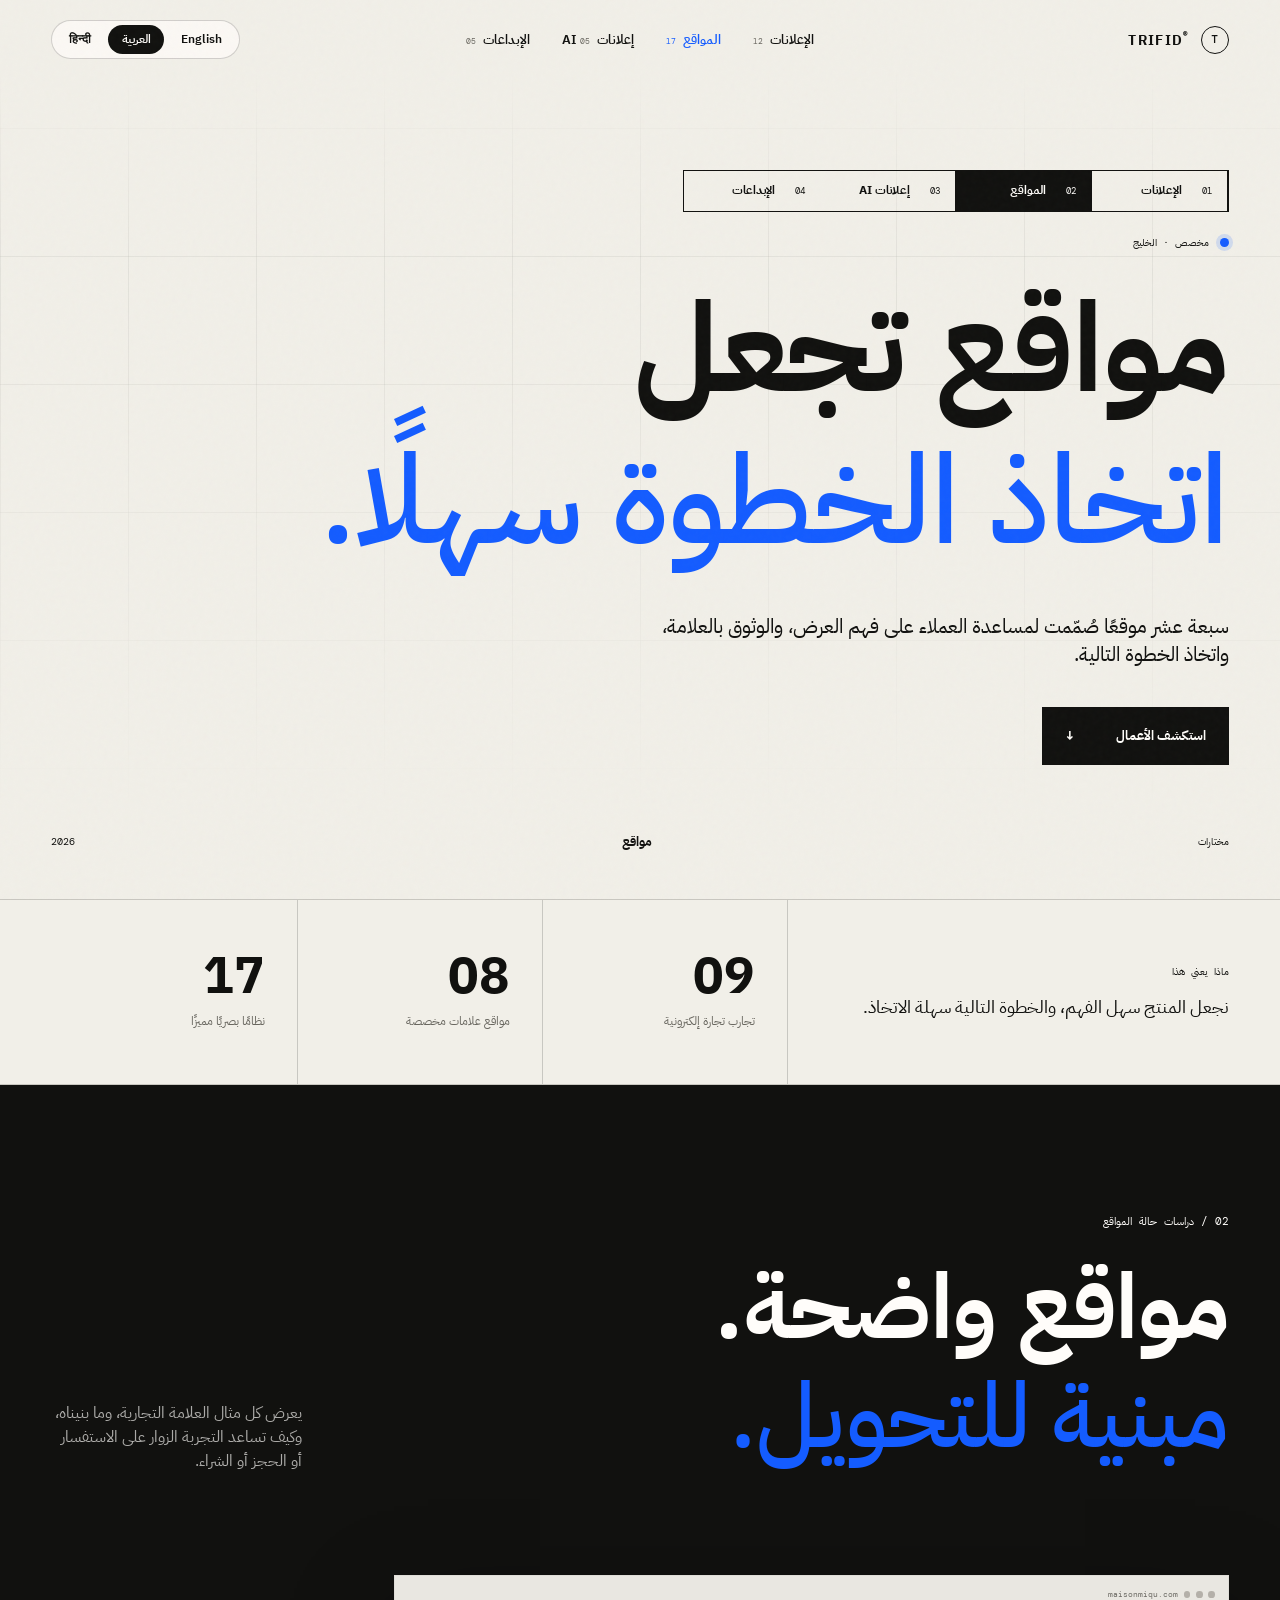
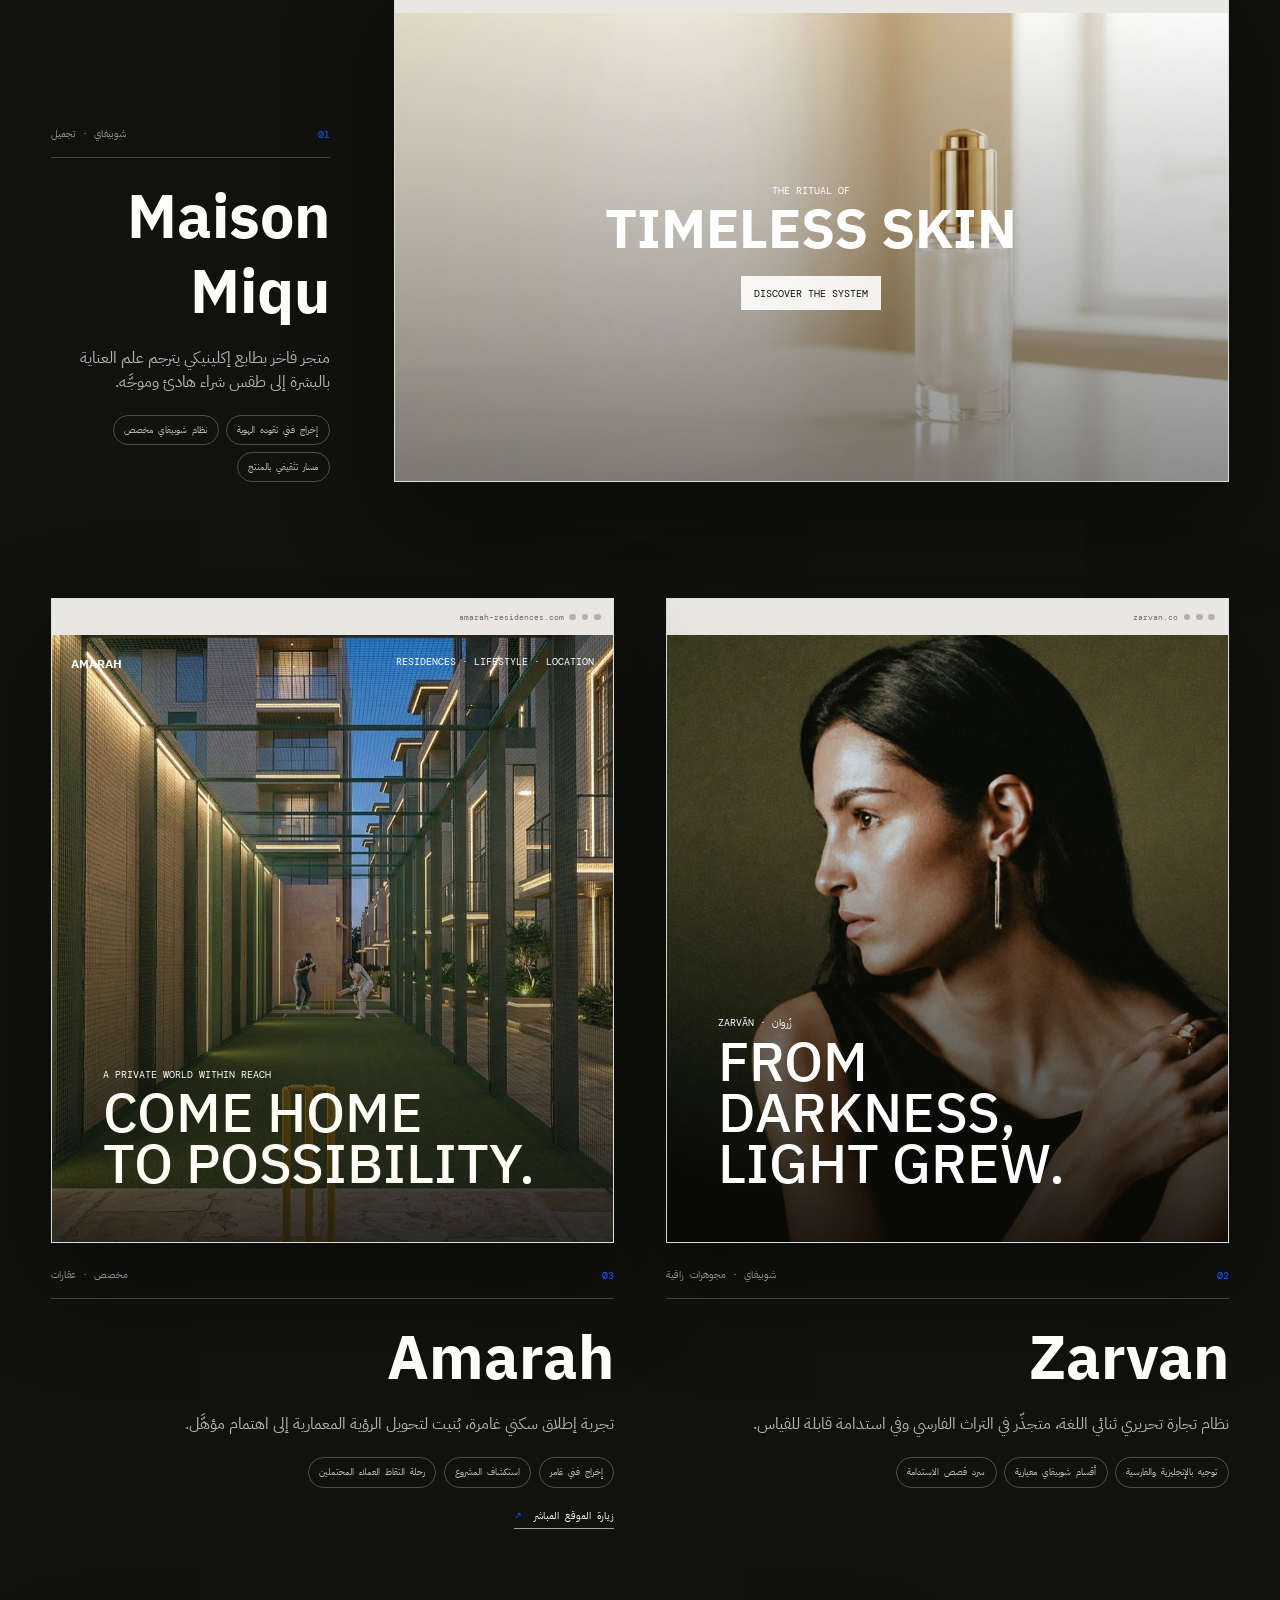
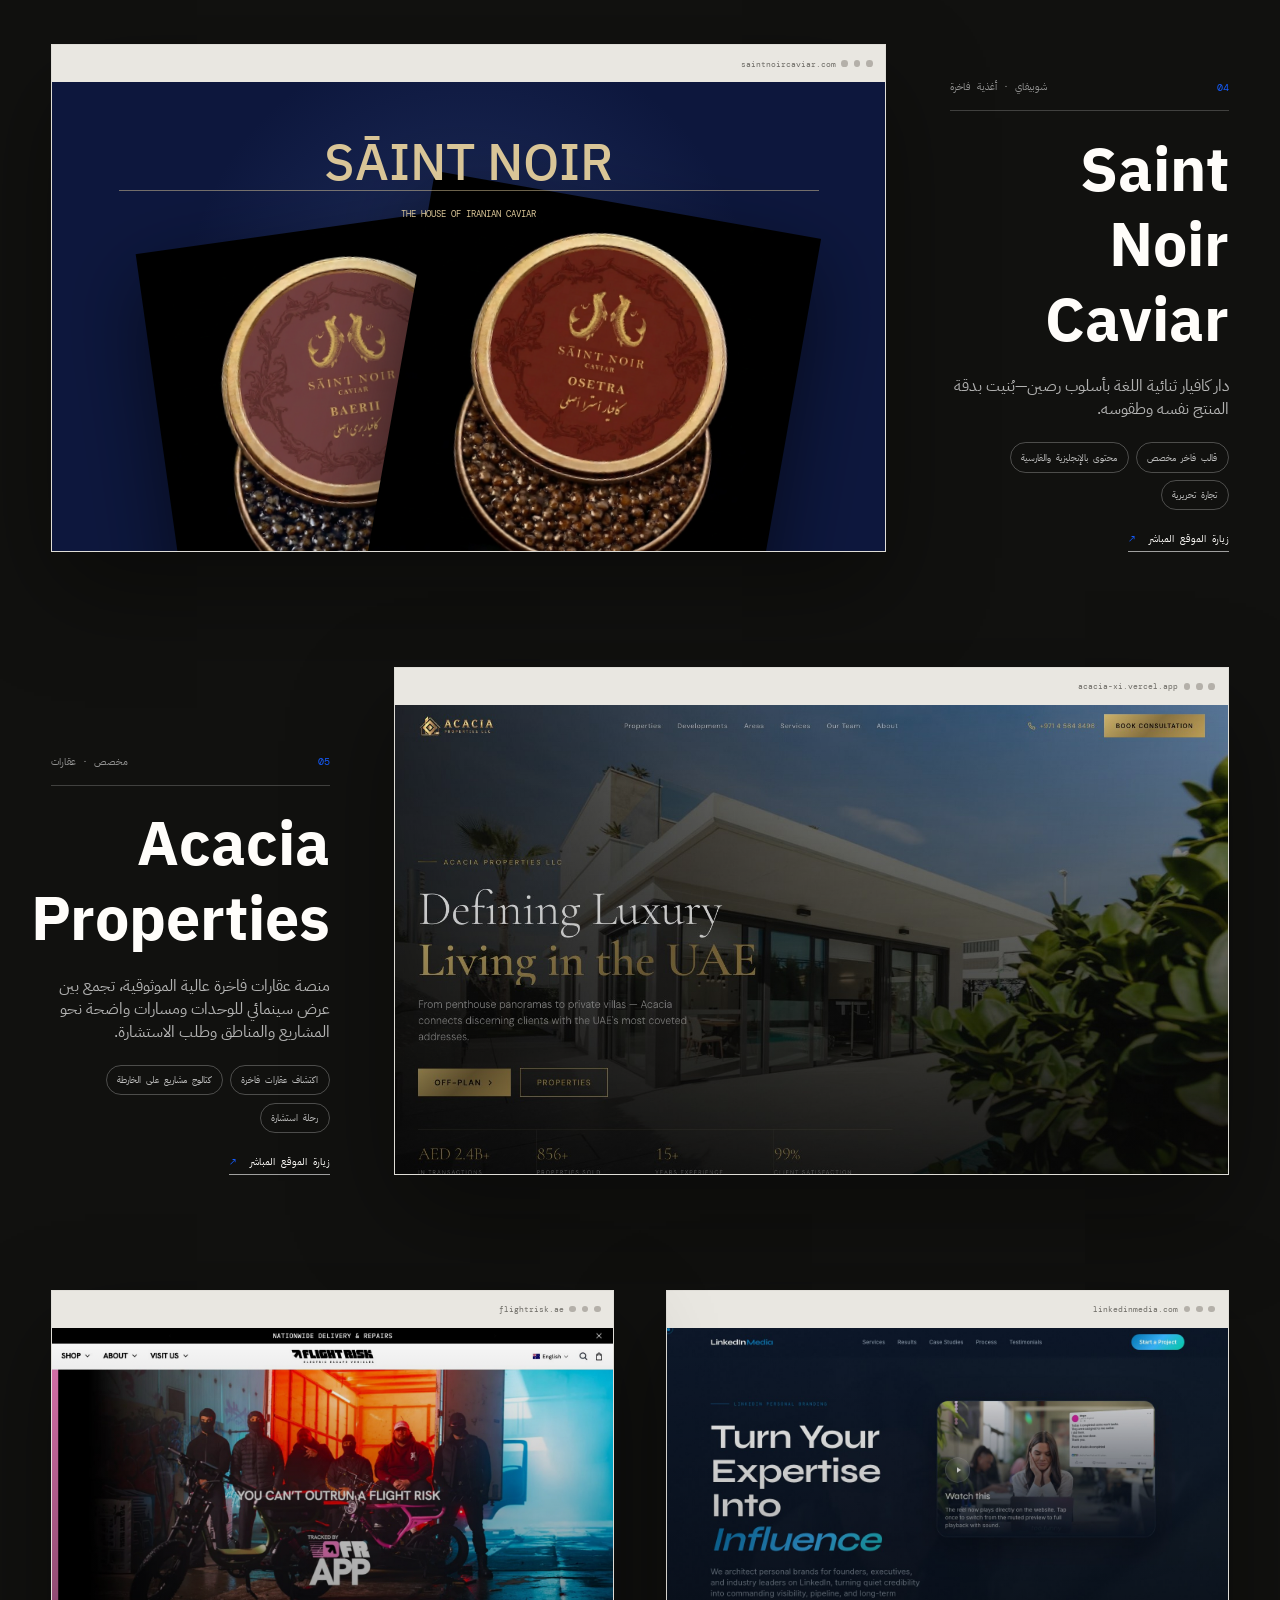
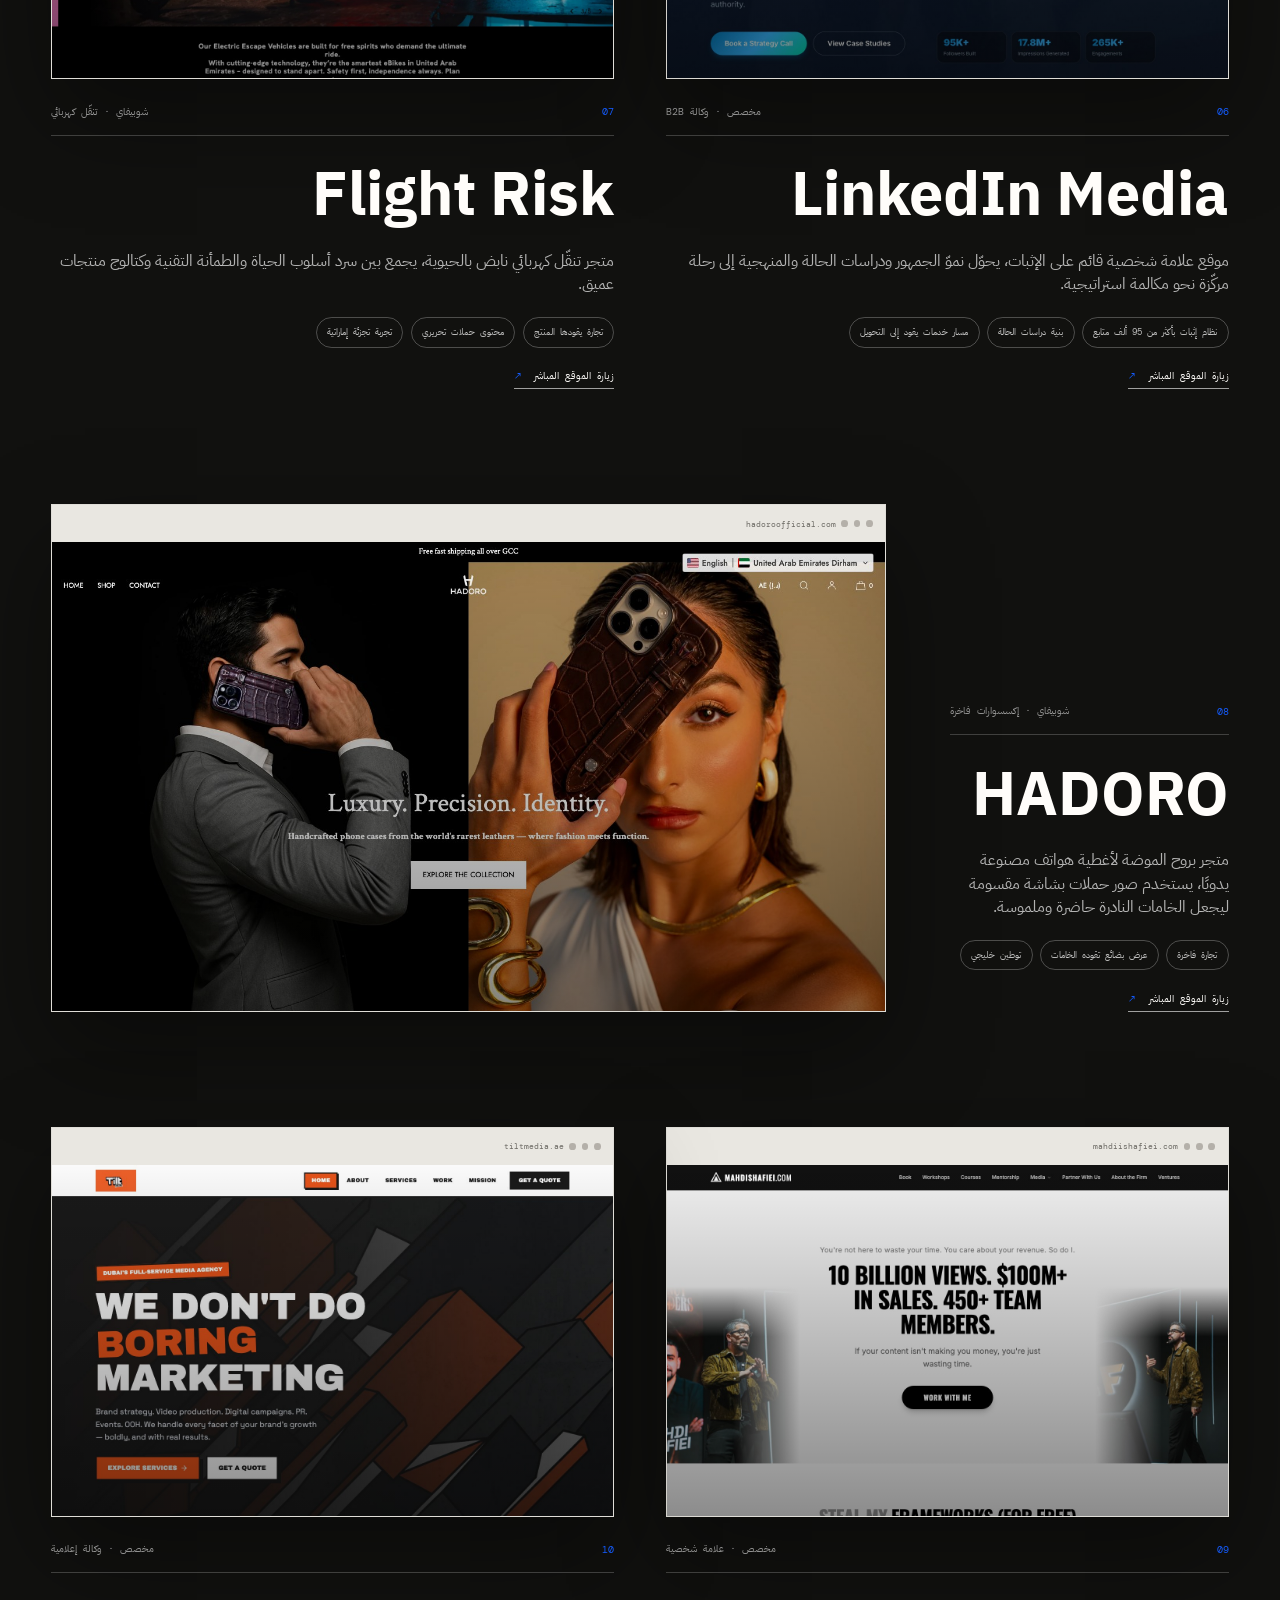
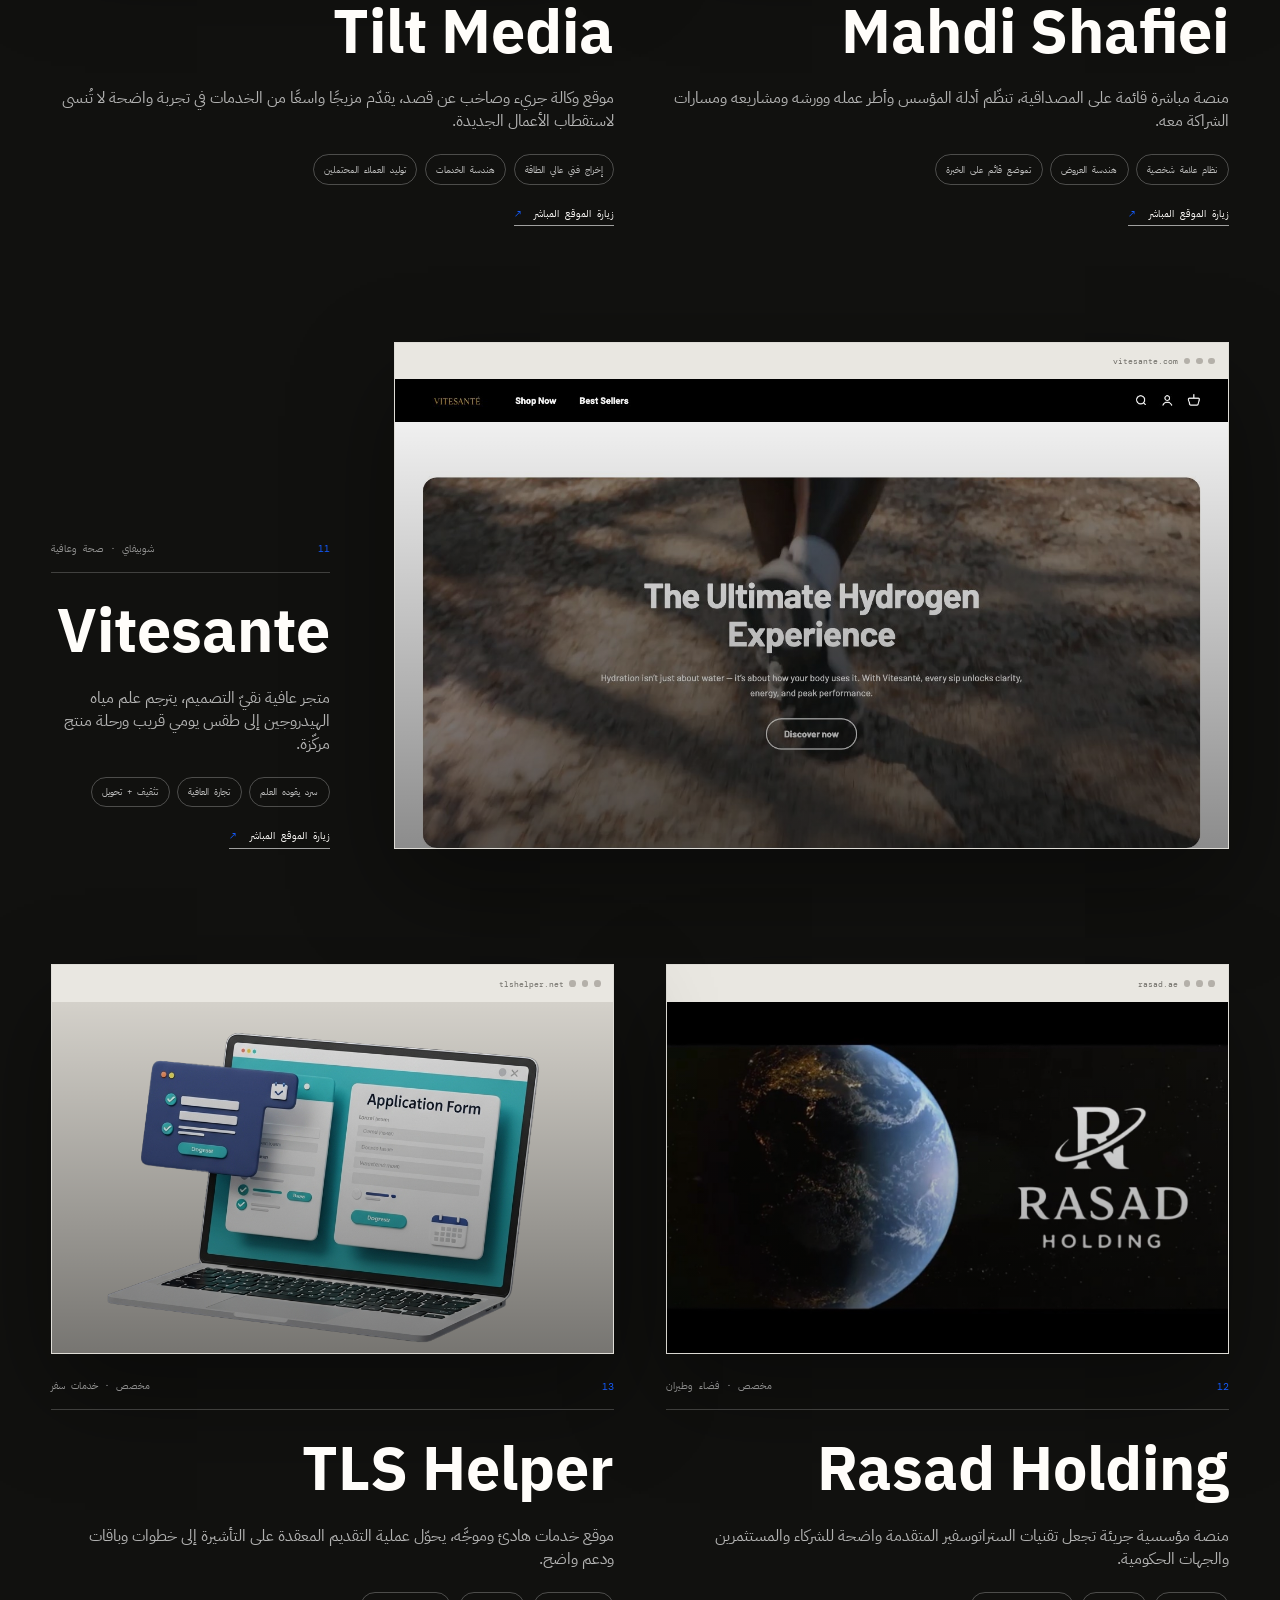
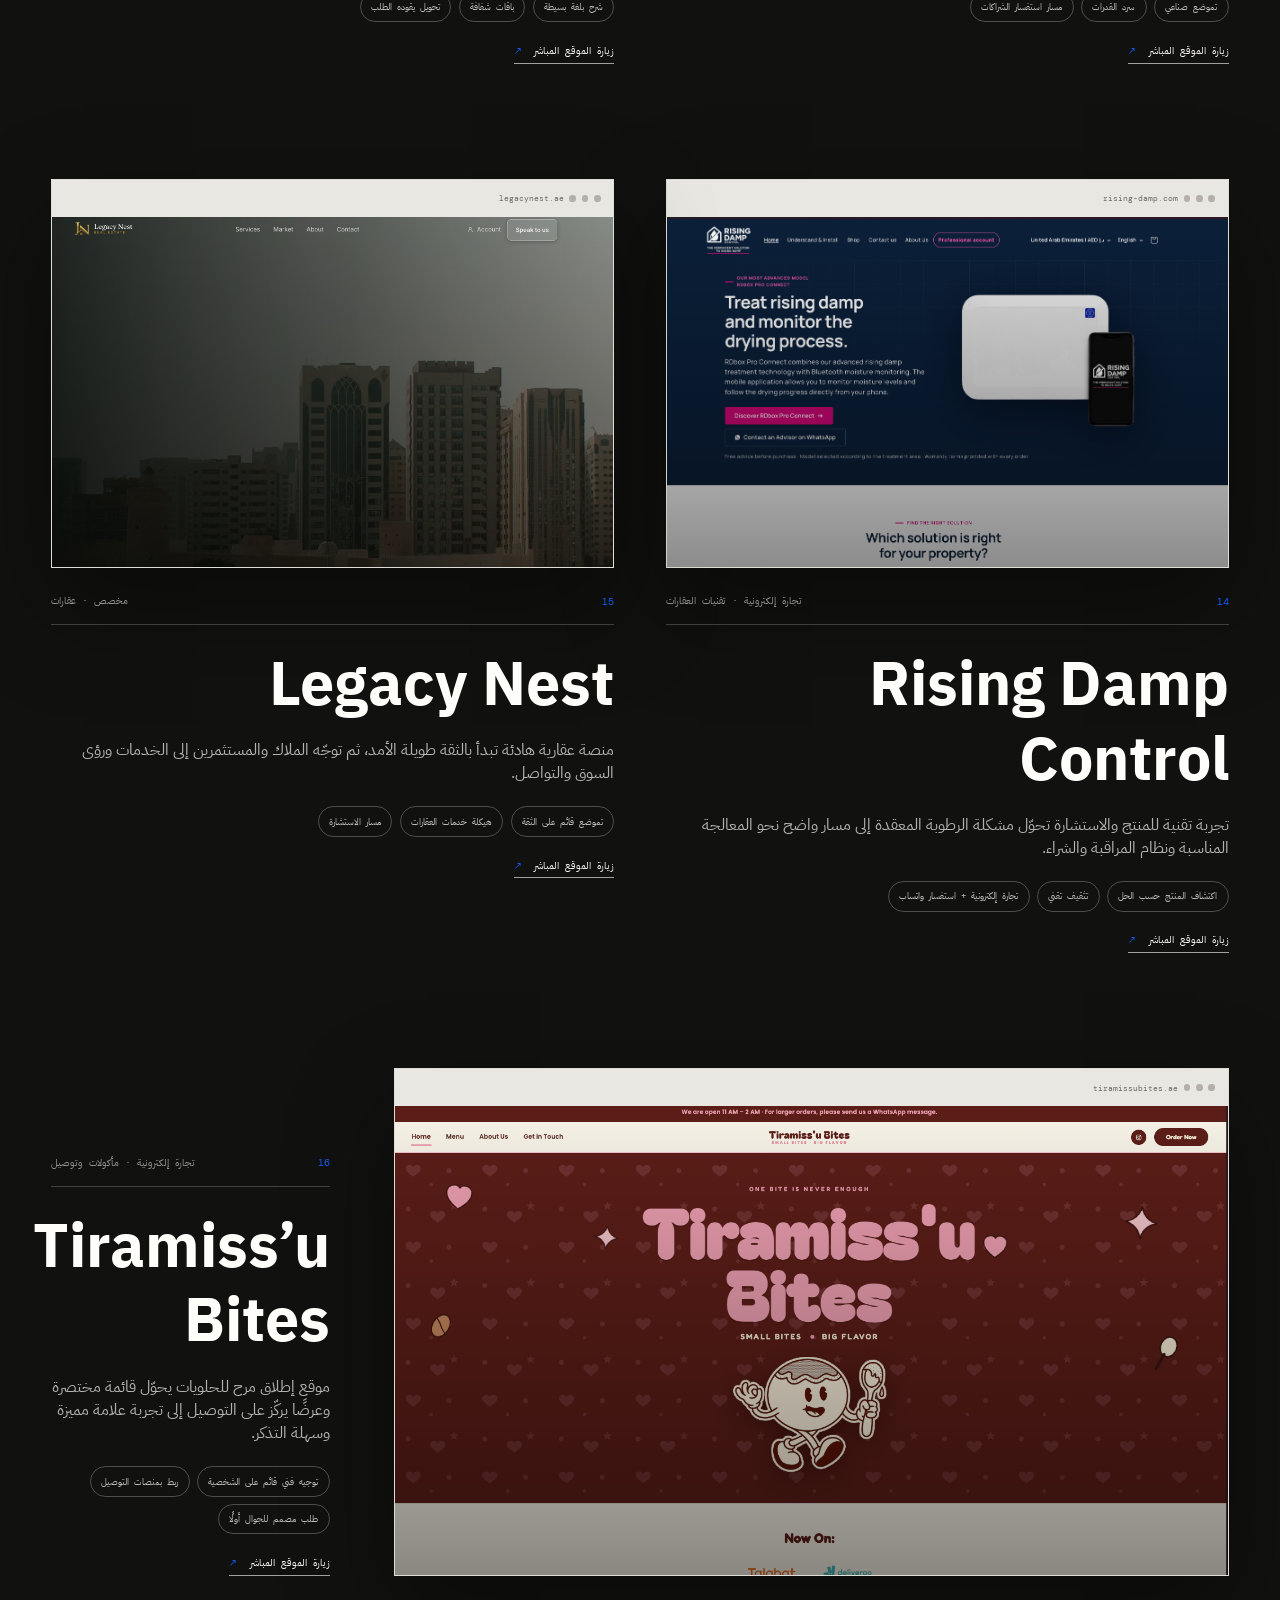
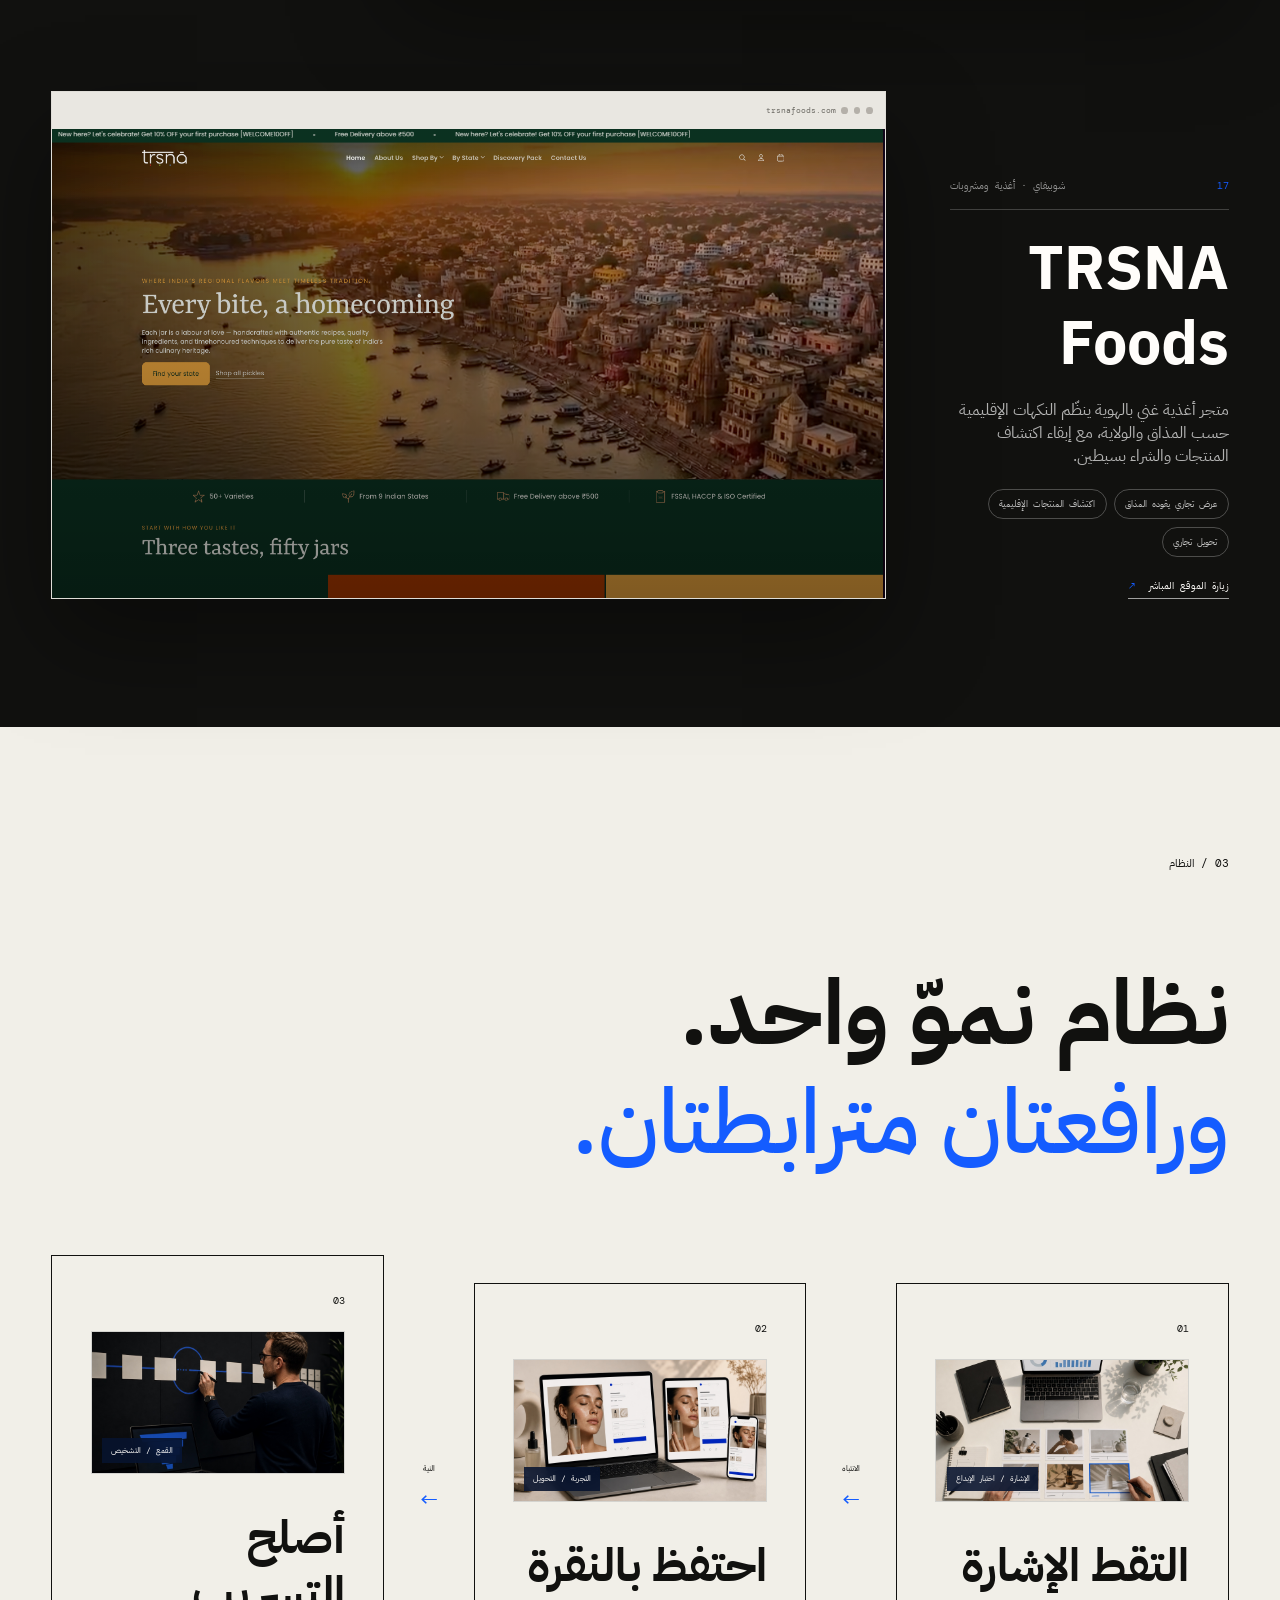
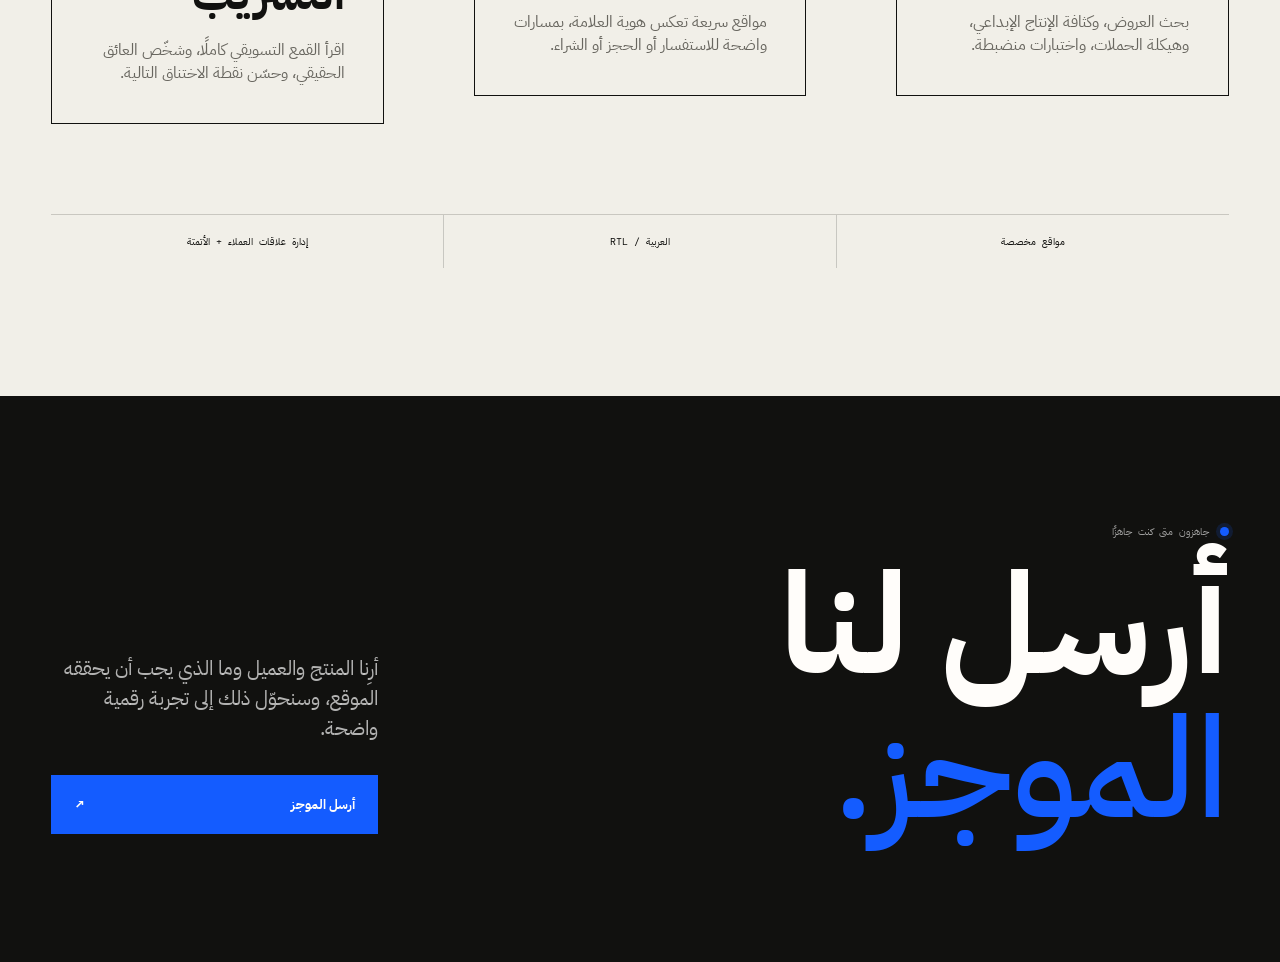
<file: websites-ar.html>
<!doctype html>
<html lang="ar" dir="rtl">
  <head>
    <meta charset="UTF-8" />
    <meta name="viewport" content="width=device-width, initial-scale=1, viewport-fit=cover" />
    <meta name="theme-color" content="#07142f" />
    <meta name="apple-mobile-web-app-capable" content="yes" />
    <meta name="apple-mobile-web-app-status-bar-style" content="black-translucent" />
    <meta
      name="description"
      content="سبع عشرة دراسة حالة لمواقع مخصصة من ترايفيد ميديا، تشمل التجارة والأغذية والعقارات وتقنيات العقارات والتنقّل والعافية والسفر والفضاء والعلامات الشخصية وخدمات الشركات."
    />
    <title>دراسات حالة المواقع — ترايفيد ميديا</title>
    <link rel="alternate" hreflang="en" href="https://trifid-case-studies.vercel.app/websites.html" />
    <link rel="alternate" hreflang="ar" href="https://trifid-case-studies.vercel.app/websites-ar.html" />
    <link rel="alternate" hreflang="hi" href="https://trifid-case-studies.vercel.app/websites-hi.html" />
    <link rel="icon" href="favicon.svg" type="image/svg+xml" />
    <script>document.documentElement.classList.add("js");</script>
    <link rel="preconnect" href="https://fonts.googleapis.com" />
    <link rel="preconnect" href="https://fonts.gstatic.com" crossorigin />
    <link
      href="https://fonts.googleapis.com/css2?family=DM+Mono:wght@300;400;500&amp;family=IBM+Plex+Sans+Arabic:wght@400;500;600;700&amp;family=Inter+Tight:ital,wght@0,400;0,500;0,600;0,700;0,800;1,500&amp;display=swap"
      rel="stylesheet"
    />
    <link rel="stylesheet" href="styles.css" />
    <script src="script.js" defer></script>
  </head>
  <body class="website-page">
    <a class="skip-link" href="#main">تخطَّ إلى المحتوى</a>

    <header class="site-header" data-header>
      <a class="brand" href="index-ar.html" aria-label="الصفحة الرئيسية لترايفيد ميديا">
        <span class="brand-mark" aria-hidden="true">T</span>
        <span dir="ltr">TRIFID<sup>®</sup></span>
      </a>

      <nav class="desktop-nav" aria-label="التنقل الرئيسي">
        <a href="index-ar.html">الإعلانات <small>12</small></a>
        <a href="websites-ar.html" class="active">المواقع <small>17</small></a>
        <a href="ai-ads-ar.html">إعلانات AI <small>05</small></a>
        <a href="creatives-ar.html">الإبداعات <small>05</small></a>
      </nav>

      <div class="lang-switch-group" role="group" aria-label="اللغة">
        <a class="lang-switch" href="websites.html" lang="en" hreflang="en" dir="ltr" aria-label="View this site in English">English</a>
        <a class="lang-switch active" href="websites-ar.html" lang="ar" hreflang="ar" aria-current="true">العربية</a>
        <a class="lang-switch" href="websites-hi.html" lang="hi" hreflang="hi" dir="ltr" aria-label="यह साइट हिन्दी में देखें">हिन्दी</a>
      </div>
    </header>

    <main id="main">
      <section class="hero website-hero website-hero--minimal" id="top">
        <div class="hero-grid" aria-hidden="true"></div>
        <div class="hero-copy">
          <div class="collection-tabs reveal" aria-label="مجموعات دراسات الحالة">
            <a href="index-ar.html"><span>01</span> الإعلانات</a>
            <a class="active" href="websites-ar.html"><span>02</span> المواقع</a>
            <a href="ai-ads-ar.html"><span>03</span> إعلانات AI</a>
            <a href="creatives-ar.html"><span>04</span> الإبداعات</a>
          </div>
          <div class="eyebrow reveal"><span></span> مخصص · الخليج</div>
          <h1 class="reveal reveal-delay-1">
            مواقع تجعل<br />
            <em>اتخاذ الخطوة سهلًا.</em>
          </h1>
          <p class="hero-lede reveal reveal-delay-2">
            سبعة عشر موقعًا صُمّمت لمساعدة العملاء على فهم العرض، والوثوق بالعلامة، واتخاذ الخطوة التالية.
          </p>
          <div class="hero-actions reveal reveal-delay-3">
            <a class="button button-dark" href="#websites">استكشف الأعمال <span>↓</span></a>
          </div>
        </div>

        <div class="hero-stamp" aria-hidden="true">
          <span>مختارات</span>
          <strong>مواقع</strong>
          <span>2026</span>
        </div>
      </section>

      <section class="proof-strip" aria-label="نقاط إثبات محفظة المواقع">
        <div class="proof-strip__intro">
          <span class="mono">ماذا يعني هذا</span>
          <p>نجعل المنتج سهل الفهم، والخطوة التالية سهلة الاتخاذ.</p>
        </div>
        <div class="proof-metric">
          <strong>09</strong>
          <span>تجارب تجارة إلكترونية</span>
        </div>
        <div class="proof-metric">
          <strong>08</strong>
          <span>مواقع علامات مخصصة</span>
        </div>
        <div class="proof-metric">
          <strong>17</strong>
          <span>نظامًا بصريًا مميزًا</span>
        </div>
      </section>

      <section class="section websites-section" id="websites">
        <div class="section-heading section-heading--light reveal">
          <div>
            <span class="section-index">02 / دراسات حالة المواقع</span>
            <h2>مواقع واضحة.<br /><em>مبنية للتحويل.</em></h2>
          </div>
          <p>
            يعرض كل مثال العلامة التجارية، وما بنيناه، وكيف تساعد التجربة الزوار على الاستفسار أو الحجز أو الشراء.
          </p>
        </div>

        <div class="site-cases">
          <article class="site-case site-case--wide reveal">
            <div class="browser-frame">
              <div class="browser-bar"><i></i><i></i><i></i><span dir="ltr">maisonmiqu.com</span></div>
              <div class="site-preview maison-preview">
                <img src="assets/maison-miqu.jpg" alt="تصميم موقع ميزون ميكو للعناية الفاخرة بالبشرة" />
                <div class="preview-overlay preview-overlay--center" dir="ltr">
                  <span>THE RITUAL OF</span>
                  <strong>TIMELESS SKIN</strong>
                  <span class="preview-button">DISCOVER THE SYSTEM</span>
                </div>
              </div>
            </div>
            <div class="site-copy">
              <div><span class="case-number">01</span><span class="case-type">شوبيفاي · تجميل</span></div>
              <h3>Maison Miqu</h3>
              <p>متجر فاخر بطابع إكلينيكي يترجم علم العناية بالبشرة إلى طقس شراء هادئ وموجَّه.</p>
              <ul><li>إخراج فني تقوده الهوية</li><li>نظام شوبيفاي مخصص</li><li>مسار تثقيفي بالمنتج</li></ul>
            </div>
          </article>

          <article class="site-case reveal">
            <div class="browser-frame browser-frame--portrait">
              <div class="browser-bar"><i></i><i></i><i></i><span dir="ltr">zarvan.co</span></div>
              <div class="site-preview zarvan-preview">
                <img src="assets/zarvan.jpg" alt="تصميم موقع زَروان للمجوهرات الراقية المستدامة" />
                <div class="preview-overlay preview-overlay--bottom" dir="ltr">
                  <span>ZARVĀN · زَروان</span>
                  <strong>FROM DARKNESS,<br />LIGHT GREW.</strong>
                </div>
              </div>
            </div>
            <div class="site-copy">
              <div><span class="case-number">02</span><span class="case-type">شوبيفاي · مجوهرات راقية</span></div>
              <h3>Zarvan</h3>
              <p>نظام تجارة تحريري ثنائي اللغة، متجذّر في التراث الفارسي وفي استدامة قابلة للقياس.</p>
              <ul><li>توجيه بالإنجليزية والفارسية</li><li>أقسام شوبيفاي معيارية</li><li>سرد قصص الاستدامة</li></ul>
            </div>
          </article>

          <article class="site-case reveal reveal-delay-1">
            <div class="browser-frame browser-frame--portrait">
              <div class="browser-bar"><i></i><i></i><i></i><span dir="ltr">amarah-residences.com</span></div>
              <div class="site-preview amarah-preview">
                <img src="assets/amarah.jpg" alt="تصميم موقع أماره للمساكن الفاخرة" />
                <div class="amarah-nav" dir="ltr"><span>AMARAH</span><span>RESIDENCES · LIFESTYLE · LOCATION</span></div>
                <div class="preview-overlay preview-overlay--bottom preview-overlay--light" dir="ltr">
                  <span>A PRIVATE WORLD WITHIN REACH</span>
                  <strong>COME HOME<br />TO POSSIBILITY.</strong>
                </div>
              </div>
            </div>
            <div class="site-copy">
              <div><span class="case-number">03</span><span class="case-type">مخصص · عقارات</span></div>
              <h3>Amarah</h3>
              <p>تجربة إطلاق سكني غامرة، بُنيت لتحويل الرؤية المعمارية إلى اهتمام مؤهَّل.</p>
              <ul><li>إخراج فني غامر</li><li>استكشاف المشروع</li><li>رحلة التقاط العملاء المحتملين</li></ul>
              <a class="case-live-link" href="https://amarah-tau.vercel.app/" target="_blank" rel="noreferrer">زيارة الموقع المباشر <span>↗</span></a>
            </div>
          </article>

          <article class="site-case site-case--wide site-case--reverse reveal">
            <div class="browser-frame">
              <div class="browser-bar"><i></i><i></i><i></i><span dir="ltr">saintnoircaviar.com</span></div>
              <div class="site-preview saint-preview" dir="ltr">
                <div class="saint-wordmark">SĀINT NOIR</div>
                <div class="saint-rule"></div>
                <p>THE HOUSE OF IRANIAN CAVIAR</p>
                <img class="tin tin-one" src="assets/saint-noir-baerii.png" alt="علبة كافيار بايري من سان نوار" />
                <img class="tin tin-two" src="assets/saint-noir-osetra.png" alt="علبة كافيار أوسيترا من سان نوار" />
              </div>
            </div>
            <div class="site-copy">
              <div><span class="case-number">04</span><span class="case-type">شوبيفاي · أغذية فاخرة</span></div>
              <h3>Saint Noir Caviar</h3>
              <p>دار كافيار ثنائية اللغة بأسلوب رصين—بُنيت بدقة المنتج نفسه وطقوسه.</p>
              <ul><li>قالب فاخر مخصص</li><li>محتوى بالإنجليزية والفارسية</li><li>تجارة تحريرية</li></ul>
              <a class="case-live-link" href="https://saintnoircaviar.com/" target="_blank" rel="noreferrer">زيارة الموقع المباشر <span>↗</span></a>
            </div>
          </article>

          <article class="site-case site-case--wide reveal">
            <a class="browser-frame portfolio-frame" href="https://acacia-xi.vercel.app/" target="_blank" rel="noreferrer" aria-label="زيارة موقع أكاسيا العقارية">
              <div class="browser-bar"><i></i><i></i><i></i><span dir="ltr">acacia-xi.vercel.app</span></div>
              <div class="site-preview portfolio-preview">
                <img src="assets/portfolio/acacia.jpg" loading="lazy" decoding="async" alt="الصفحة الرئيسية لموقع أكاسيا للعقارات الفاخرة" />
              </div>
            </a>
            <div class="site-copy">
              <div><span class="case-number">05</span><span class="case-type">مخصص · عقارات</span></div>
              <h3>Acacia Properties</h3>
              <p>منصة عقارات فاخرة عالية الموثوقية، تجمع بين عرض سينمائي للوحدات ومسارات واضحة نحو المشاريع والمناطق وطلب الاستشارة.</p>
              <ul><li>اكتشاف عقارات فاخرة</li><li>كتالوج مشاريع على الخارطة</li><li>رحلة استشارة</li></ul>
              <a class="case-live-link" href="https://acacia-xi.vercel.app/" target="_blank" rel="noreferrer">زيارة الموقع المباشر <span>↗</span></a>
            </div>
          </article>

          <article class="site-case reveal">
            <a class="browser-frame browser-frame--portrait portfolio-frame" href="https://www.linkedinmedia.com/" target="_blank" rel="noreferrer" aria-label="زيارة موقع لينكدإن ميديا">
              <div class="browser-bar"><i></i><i></i><i></i><span dir="ltr">linkedinmedia.com</span></div>
              <div class="site-preview portfolio-preview">
                <img src="assets/portfolio/linkedin-media.jpg" loading="lazy" decoding="async" alt="الصفحة الرئيسية لموقع وكالة لينكدإن ميديا للعلامات الشخصية" />
              </div>
            </a>
            <div class="site-copy">
              <div><span class="case-number">06</span><span class="case-type">مخصص · وكالة B2B</span></div>
              <h3>LinkedIn Media</h3>
              <p>موقع علامة شخصية قائم على الإثبات، يحوّل نموّ الجمهور ودراسات الحالة والمنهجية إلى رحلة مركّزة نحو مكالمة استراتيجية.</p>
              <ul><li>نظام إثبات بأكثر من 95 ألف متابع</li><li>بنية دراسات الحالة</li><li>مسار خدمات يقود إلى التحويل</li></ul>
              <a class="case-live-link" href="https://www.linkedinmedia.com/" target="_blank" rel="noreferrer">زيارة الموقع المباشر <span>↗</span></a>
            </div>
          </article>

          <article class="site-case reveal reveal-delay-1">
            <a class="browser-frame browser-frame--portrait portfolio-frame" href="https://flightrisk.ae/" target="_blank" rel="noreferrer" aria-label="زيارة موقع فلايت ريسك">
              <div class="browser-bar"><i></i><i></i><i></i><span dir="ltr">flightrisk.ae</span></div>
              <div class="site-preview portfolio-preview">
                <img src="assets/portfolio/flight-risk.jpg" loading="lazy" decoding="async" alt="الصفحة الرئيسية لمتجر فلايت ريسك للدراجات الكهربائية" />
              </div>
            </a>
            <div class="site-copy">
              <div><span class="case-number">07</span><span class="case-type">شوبيفاي · تنقّل كهربائي</span></div>
              <h3>Flight Risk</h3>
              <p>متجر تنقّل كهربائي نابض بالحيوية، يجمع بين سرد أسلوب الحياة والطمأنة التقنية وكتالوج منتجات عميق.</p>
              <ul><li>تجارة يقودها المنتج</li><li>محتوى حملات تحريري</li><li>تجربة تجزئة إماراتية</li></ul>
              <a class="case-live-link" href="https://flightrisk.ae/" target="_blank" rel="noreferrer">زيارة الموقع المباشر <span>↗</span></a>
            </div>
          </article>

          <article class="site-case site-case--wide site-case--reverse reveal">
            <a class="browser-frame portfolio-frame" href="https://hadoroofficial.com/" target="_blank" rel="noreferrer" aria-label="زيارة موقع هادورو">
              <div class="browser-bar"><i></i><i></i><i></i><span dir="ltr">hadoroofficial.com</span></div>
              <div class="site-preview portfolio-preview">
                <img src="assets/portfolio/hadoro.jpg" loading="lazy" decoding="async" alt="الصفحة الرئيسية لموقع هادورو للإكسسوارات الفاخرة المصنوعة يدويًا" />
              </div>
            </a>
            <div class="site-copy">
              <div><span class="case-number">08</span><span class="case-type">شوبيفاي · إكسسوارات فاخرة</span></div>
              <h3>HADORO</h3>
              <p>متجر بروح الموضة لأغطية هواتف مصنوعة يدويًا، يستخدم صور حملات بشاشة مقسومة ليجعل الخامات النادرة حاضرة وملموسة.</p>
              <ul><li>تجارة فاخرة</li><li>عرض بضائع تقوده الخامات</li><li>توطين خليجي</li></ul>
              <a class="case-live-link" href="https://hadoroofficial.com/" target="_blank" rel="noreferrer">زيارة الموقع المباشر <span>↗</span></a>
            </div>
          </article>

          <article class="site-case reveal">
            <a class="browser-frame browser-frame--portrait portfolio-frame" href="https://www.mahdiishafiei.com/" target="_blank" rel="noreferrer" aria-label="زيارة موقع مهدي شفيعي">
              <div class="browser-bar"><i></i><i></i><i></i><span dir="ltr">mahdiishafiei.com</span></div>
              <div class="site-preview portfolio-preview">
                <img src="assets/portfolio/mahdi-shafiei.jpg" loading="lazy" decoding="async" alt="الصفحة الرئيسية لموقع المؤسس والمتحدث مهدي شفيعي" />
              </div>
            </a>
            <div class="site-copy">
              <div><span class="case-number">09</span><span class="case-type">مخصص · علامة شخصية</span></div>
              <h3>Mahdi Shafiei</h3>
              <p>منصة مباشرة قائمة على المصداقية، تنظّم أدلة المؤسس وأطر عمله وورشه ومشاريعه ومسارات الشراكة معه.</p>
              <ul><li>نظام علامة شخصية</li><li>هندسة العروض</li><li>تموضع قائم على الخبرة</li></ul>
              <a class="case-live-link" href="https://www.mahdiishafiei.com/" target="_blank" rel="noreferrer">زيارة الموقع المباشر <span>↗</span></a>
            </div>
          </article>

          <article class="site-case reveal reveal-delay-1">
            <a class="browser-frame browser-frame--portrait portfolio-frame" href="https://www.tiltmedia.ae/" target="_blank" rel="noreferrer" aria-label="زيارة موقع تيلت ميديا">
              <div class="browser-bar"><i></i><i></i><i></i><span dir="ltr">tiltmedia.ae</span></div>
              <div class="site-preview portfolio-preview">
                <img src="assets/portfolio/tilt-media.jpg" loading="lazy" decoding="async" alt="الصفحة الرئيسية لموقع وكالة تيلت ميديا للتسويق الرقمي" />
              </div>
            </a>
            <div class="site-copy">
              <div><span class="case-number">10</span><span class="case-type">مخصص · وكالة إعلامية</span></div>
              <h3>Tilt Media</h3>
              <p>موقع وكالة جريء وصاخب عن قصد، يقدّم مزيجًا واسعًا من الخدمات في تجربة واضحة لا تُنسى لاستقطاب الأعمال الجديدة.</p>
              <ul><li>إخراج فني عالي الطاقة</li><li>هندسة الخدمات</li><li>توليد العملاء المحتملين</li></ul>
              <a class="case-live-link" href="https://www.tiltmedia.ae/" target="_blank" rel="noreferrer">زيارة الموقع المباشر <span>↗</span></a>
            </div>
          </article>

          <article class="site-case site-case--wide reveal">
            <a class="browser-frame portfolio-frame" href="https://www.vitesante.com/" target="_blank" rel="noreferrer" aria-label="زيارة موقع فيتسانتيه">
              <div class="browser-bar"><i></i><i></i><i></i><span dir="ltr">vitesante.com</span></div>
              <div class="site-preview portfolio-preview">
                <img src="assets/portfolio/vitesante.jpg" loading="lazy" decoding="async" alt="الصفحة الرئيسية لمتجر فيتسانتيه للعافية بمياه الهيدروجين" />
              </div>
            </a>
            <div class="site-copy">
              <div><span class="case-number">11</span><span class="case-type">شوبيفاي · صحة وعافية</span></div>
              <h3>Vitesante</h3>
              <p>متجر عافية نقيّ التصميم، يترجم علم مياه الهيدروجين إلى طقس يومي قريب ورحلة منتج مركّزة.</p>
              <ul><li>سرد يقوده العلم</li><li>تجارة العافية</li><li>تثقيف + تحويل</li></ul>
              <a class="case-live-link" href="https://www.vitesante.com/" target="_blank" rel="noreferrer">زيارة الموقع المباشر <span>↗</span></a>
            </div>
          </article>

          <article class="site-case reveal">
            <a class="browser-frame browser-frame--portrait portfolio-frame" href="https://rasad.ae/" target="_blank" rel="noreferrer" aria-label="زيارة موقع رصد القابضة">
              <div class="browser-bar"><i></i><i></i><i></i><span dir="ltr">rasad.ae</span></div>
              <div class="site-preview portfolio-preview rasad-preview">
                <img src="assets/portfolio/rasad-hero.jpg" loading="lazy" decoding="async" alt="علامة رصد القابضة إلى جانب كوكب الأرض من الفضاء" />
              </div>
            </a>
            <div class="site-copy">
              <div><span class="case-number">12</span><span class="case-type">مخصص · فضاء وطيران</span></div>
              <h3>Rasad Holding</h3>
              <p>منصة مؤسسية جريئة تجعل تقنيات الستراتوسفير المتقدمة واضحة للشركاء والمستثمرين والجهات الحكومية.</p>
              <ul><li>تموضع صناعي</li><li>سرد القدرات</li><li>مسار استفسار الشراكات</li></ul>
              <a class="case-live-link" href="https://rasad.ae/" target="_blank" rel="noreferrer">زيارة الموقع المباشر <span>↗</span></a>
            </div>
          </article>

          <article class="site-case reveal reveal-delay-1">
            <a class="browser-frame browser-frame--portrait portfolio-frame" href="https://tlshelper.net/" target="_blank" rel="noreferrer" aria-label="زيارة موقع TLS Helper">
              <div class="browser-bar"><i></i><i></i><i></i><span dir="ltr">tlshelper.net</span></div>
              <div class="site-preview portfolio-preview tls-helper-preview">
                <img src="assets/portfolio/tls-helper.png" loading="lazy" decoding="async" alt="تصميم موقع TLS Helper للمساعدة في طلبات التأشيرات" />
              </div>
            </a>
            <div class="site-copy">
              <div><span class="case-number">13</span><span class="case-type">مخصص · خدمات سفر</span></div>
              <h3>TLS Helper</h3>
              <p>موقع خدمات هادئ وموجَّه، يحوّل عملية التقديم المعقدة على التأشيرة إلى خطوات وباقات ودعم واضح.</p>
              <ul><li>شرح بلغة بسيطة</li><li>باقات شفافة</li><li>تحويل يقوده الطلب</li></ul>
              <a class="case-live-link" href="https://tlshelper.net/" target="_blank" rel="noreferrer">زيارة الموقع المباشر <span>↗</span></a>
            </div>
          </article>

          <article class="site-case reveal">
            <a class="browser-frame browser-frame--portrait portfolio-frame" href="https://rising-damp.com/" target="_blank" rel="noreferrer" aria-label="زيارة موقع Rising Damp Control">
              <div class="browser-bar"><i></i><i></i><i></i><span dir="ltr">rising-damp.com</span></div>
              <div class="site-preview portfolio-preview">
                <img src="assets/portfolio/rising-damp.png" loading="lazy" decoding="async" alt="الصفحة الرئيسية لموقع منتجات ومعالجة Rising Damp Control" />
              </div>
            </a>
            <div class="site-copy">
              <div><span class="case-number">14</span><span class="case-type">تجارة إلكترونية · تقنيات العقارات</span></div>
              <h3>Rising Damp Control</h3>
              <p>تجربة تقنية للمنتج والاستشارة تحوّل مشكلة الرطوبة المعقدة إلى مسار واضح نحو المعالجة المناسبة ونظام المراقبة والشراء.</p>
              <ul><li>اكتشاف المنتج حسب الحل</li><li>تثقيف تقني</li><li>تجارة إلكترونية + استفسار واتساب</li></ul>
              <a class="case-live-link" href="https://rising-damp.com/" target="_blank" rel="noreferrer">زيارة الموقع المباشر <span>↗</span></a>
            </div>
          </article>

          <article class="site-case reveal reveal-delay-1">
            <a class="browser-frame browser-frame--portrait portfolio-frame" href="https://legacynest.ae/" target="_blank" rel="noreferrer" aria-label="زيارة موقع Legacy Nest">
              <div class="browser-bar"><i></i><i></i><i></i><span dir="ltr">legacynest.ae</span></div>
              <div class="site-preview portfolio-preview">
                <img src="assets/portfolio/legacy-nest.png" loading="lazy" decoding="async" alt="الصفحة الرئيسية لموقع Legacy Nest العقاري في أبوظبي" />
              </div>
            </a>
            <div class="site-copy">
              <div><span class="case-number">15</span><span class="case-type">مخصص · عقارات</span></div>
              <h3>Legacy Nest</h3>
              <p>منصة عقارية هادئة تبدأ بالثقة طويلة الأمد، ثم توجّه الملاك والمستثمرين إلى الخدمات ورؤى السوق والتواصل.</p>
              <ul><li>تموضع قائم على الثقة</li><li>هيكلة خدمات العقارات</li><li>مسار الاستشارة</li></ul>
              <a class="case-live-link" href="https://legacynest.ae/" target="_blank" rel="noreferrer">زيارة الموقع المباشر <span>↗</span></a>
            </div>
          </article>

          <article class="site-case site-case--wide reveal">
            <a class="browser-frame portfolio-frame" href="https://tiramissubites.ae/" target="_blank" rel="noreferrer" aria-label="زيارة موقع Tiramiss’u Bites">
              <div class="browser-bar"><i></i><i></i><i></i><span dir="ltr">tiramissubites.ae</span></div>
              <div class="site-preview portfolio-preview">
                <img src="assets/portfolio/tiramissu-bites.png" loading="lazy" decoding="async" alt="الصفحة الرئيسية لموقع Tiramiss’u Bites للحلويات والتوصيل" />
              </div>
            </a>
            <div class="site-copy">
              <div><span class="case-number">16</span><span class="case-type">تجارة إلكترونية · مأكولات وتوصيل</span></div>
              <h3>Tiramiss’u Bites</h3>
              <p>موقع إطلاق مرح للحلويات يحوّل قائمة مختصرة وعرضًا يركّز على التوصيل إلى تجربة علامة مميزة وسهلة التذكر.</p>
              <ul><li>توجيه فني قائم على الشخصية</li><li>ربط بمنصات التوصيل</li><li>طلب مصمم للجوال أولًا</li></ul>
              <a class="case-live-link" href="https://tiramissubites.ae/" target="_blank" rel="noreferrer">زيارة الموقع المباشر <span>↗</span></a>
            </div>
          </article>

          <article class="site-case site-case--wide site-case--reverse reveal">
            <a class="browser-frame portfolio-frame" href="https://trsnafoods.com/" target="_blank" rel="noreferrer" aria-label="زيارة موقع TRSNA Foods">
              <div class="browser-bar"><i></i><i></i><i></i><span dir="ltr">trsnafoods.com</span></div>
              <div class="site-preview portfolio-preview">
                <img src="assets/portfolio/trsna-foods.png" loading="lazy" decoding="async" alt="الصفحة الرئيسية لمتجر TRSNA Foods للمخللات الهندية الإقليمية" />
              </div>
            </a>
            <div class="site-copy">
              <div><span class="case-number">17</span><span class="case-type">شوبيفاي · أغذية ومشروبات</span></div>
              <h3>TRSNA Foods</h3>
              <p>متجر أغذية غني بالهوية ينظّم النكهات الإقليمية حسب المذاق والولاية، مع إبقاء اكتشاف المنتجات والشراء بسيطين.</p>
              <ul><li>عرض تجاري يقوده المذاق</li><li>اكتشاف المنتجات الإقليمية</li><li>تحويل تجاري</li></ul>
              <a class="case-live-link" href="https://trsnafoods.com/" target="_blank" rel="noreferrer">زيارة الموقع المباشر <span>↗</span></a>
            </div>
          </article>
        </div>
      </section>

      <section class="approach-section" id="approach">
        <div class="approach-title reveal">
          <span class="section-index">03 / النظام</span>
          <h2>نظام نموّ واحد.<br /><em>ورافعتان مترابطتان.</em></h2>
        </div>

        <div class="approach-diagram reveal">
          <div class="approach-card">
            <span class="approach-step">01</span>
            <div class="approach-media">
              <img src="assets/ai/find-signal.jpg" alt="مسوّق أداء يقارن بين المفاهيم الإبداعية وإشارات الحملات" loading="lazy" decoding="async" />
              <span>الإشارة / اختبار الإبداع</span>
            </div>
            <h3>التقط الإشارة</h3>
            <p>بحث العروض، وكثافة الإنتاج الإبداعي، وهيكلة الحملات، واختبارات منضبطة.</p>
          </div>
          <div class="approach-join" aria-hidden="true"><span>الانتباه</span><i>←</i></div>
          <div class="approach-card">
            <span class="approach-step">02</span>
            <div class="approach-media">
              <img src="assets/ai/hold-click.jpg" alt="تجربة منتج فاخرة متجاوبة معروضة على الحاسوب المحمول والجهاز اللوحي والهاتف" loading="lazy" decoding="async" />
              <span>التجربة / التحويل</span>
            </div>
            <h3>احتفظ بالنقرة</h3>
            <p>مواقع سريعة تعكس هوية العلامة، بمسارات واضحة للاستفسار أو الحجز أو الشراء.</p>
          </div>
          <div class="approach-join" aria-hidden="true"><span>النية</span><i>←</i></div>
          <div class="approach-card">
            <span class="approach-step">03</span>
            <div class="approach-media">
              <img src="assets/ai/fix-leak.jpg" alt="استراتيجي نموّ يصلح خللًا في رحلة العميل" loading="lazy" decoding="async" />
              <span>القمع / التشخيص</span>
            </div>
            <h3>أصلح التسريب</h3>
            <p>اقرأ القمع التسويقي كاملًا، وشخّص العائق الحقيقي، وحسّن نقطة الاختناق التالية.</p>
          </div>
        </div>

        <div class="capability-row" aria-label="القدرات">
          <span>مواقع مخصصة</span><span>العربية / RTL</span><span>إدارة علاقات العملاء + الأتمتة</span>
        </div>
      </section>

      <section class="contact-section" id="contact">
        <div class="contact-copy reveal">
          <span class="eyebrow eyebrow--light"><span></span> جاهزون متى كنت جاهزًا</span>
          <h2>أرسل لنا<br /><em>الموجز.</em></h2>
        </div>
        <div class="contact-side reveal reveal-delay-1">
          <p>أرِنا المنتج والعميل وما الذي يجب أن يحققه الموقع، وسنحوّل ذلك إلى تجربة رقمية واضحة.</p>
          <a class="button button-accent" href="mailto:9090mohammad123@gmail.com?subject=%D9%85%D9%88%D8%AC%D8%B2%20%D9%85%D9%88%D9%82%D8%B9%20%D8%AC%D8%AF%D9%8A%D8%AF&body=%D9%85%D8%B1%D8%AD%D8%A8%D9%8B%D8%A7%20%D9%85%D8%AD%D9%85%D8%AF%D8%8C%0A%0A%D9%87%D8%B0%D8%A7%20%D9%87%D9%88%20%D8%A7%D9%84%D9%85%D9%88%D9%82%D8%B9%20%D8%A7%D9%84%D8%B0%D9%8A%20%D8%A3%D8%AD%D8%AA%D8%A7%D8%AC%D9%87%3A%0A%0A%D8%A7%D9%84%D9%87%D8%AF%D9%81%20%D8%A7%D9%84%D8%B1%D8%A6%D9%8A%D8%B3%D9%8A%20%D9%87%D9%88%3A%0A%0A%D8%B9%D9%85%D9%8A%D9%84%D9%8A%20%D8%A7%D9%84%D9%85%D8%B3%D8%AA%D9%87%D8%AF%D9%81%20%D9%87%D9%88%3A%0A">
            أرسل الموجز <span>↗</span>
          </a>
        </div>
      </section>
    </main>

  </body>
</html>
</file>
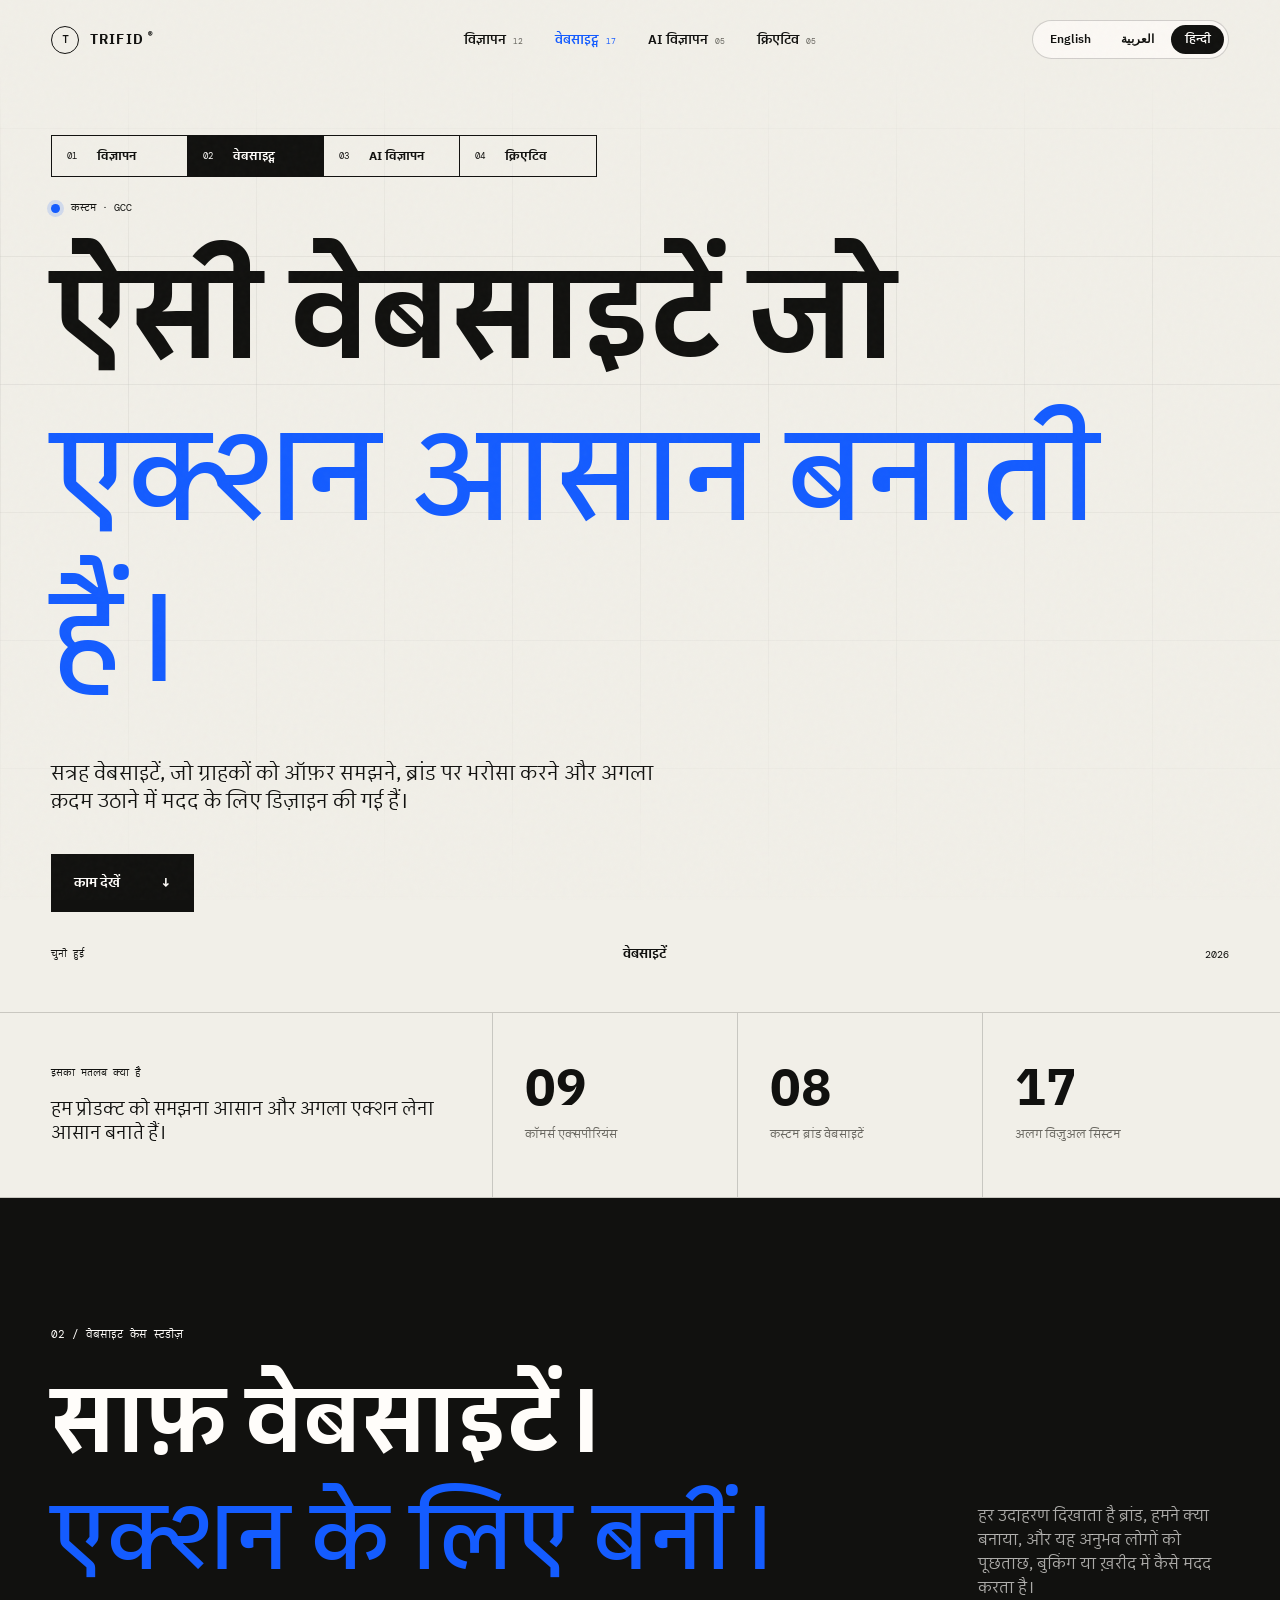
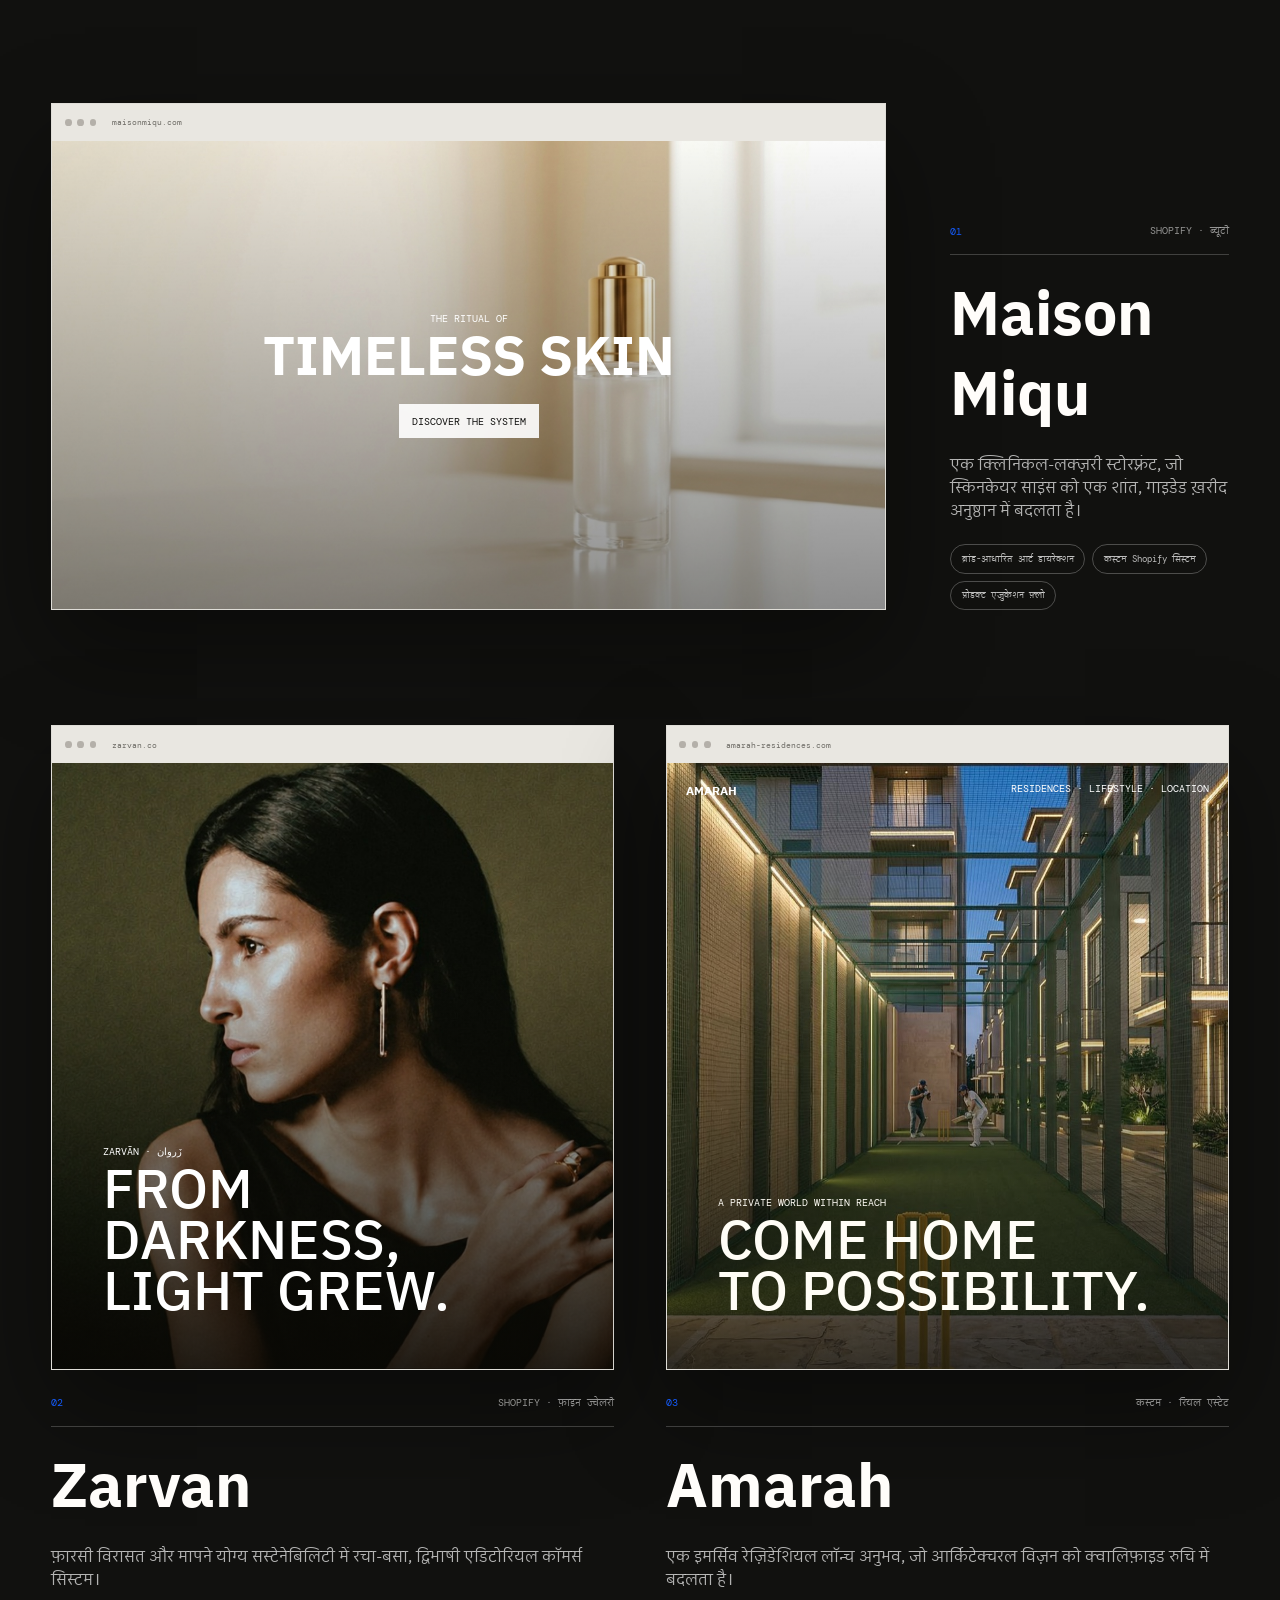
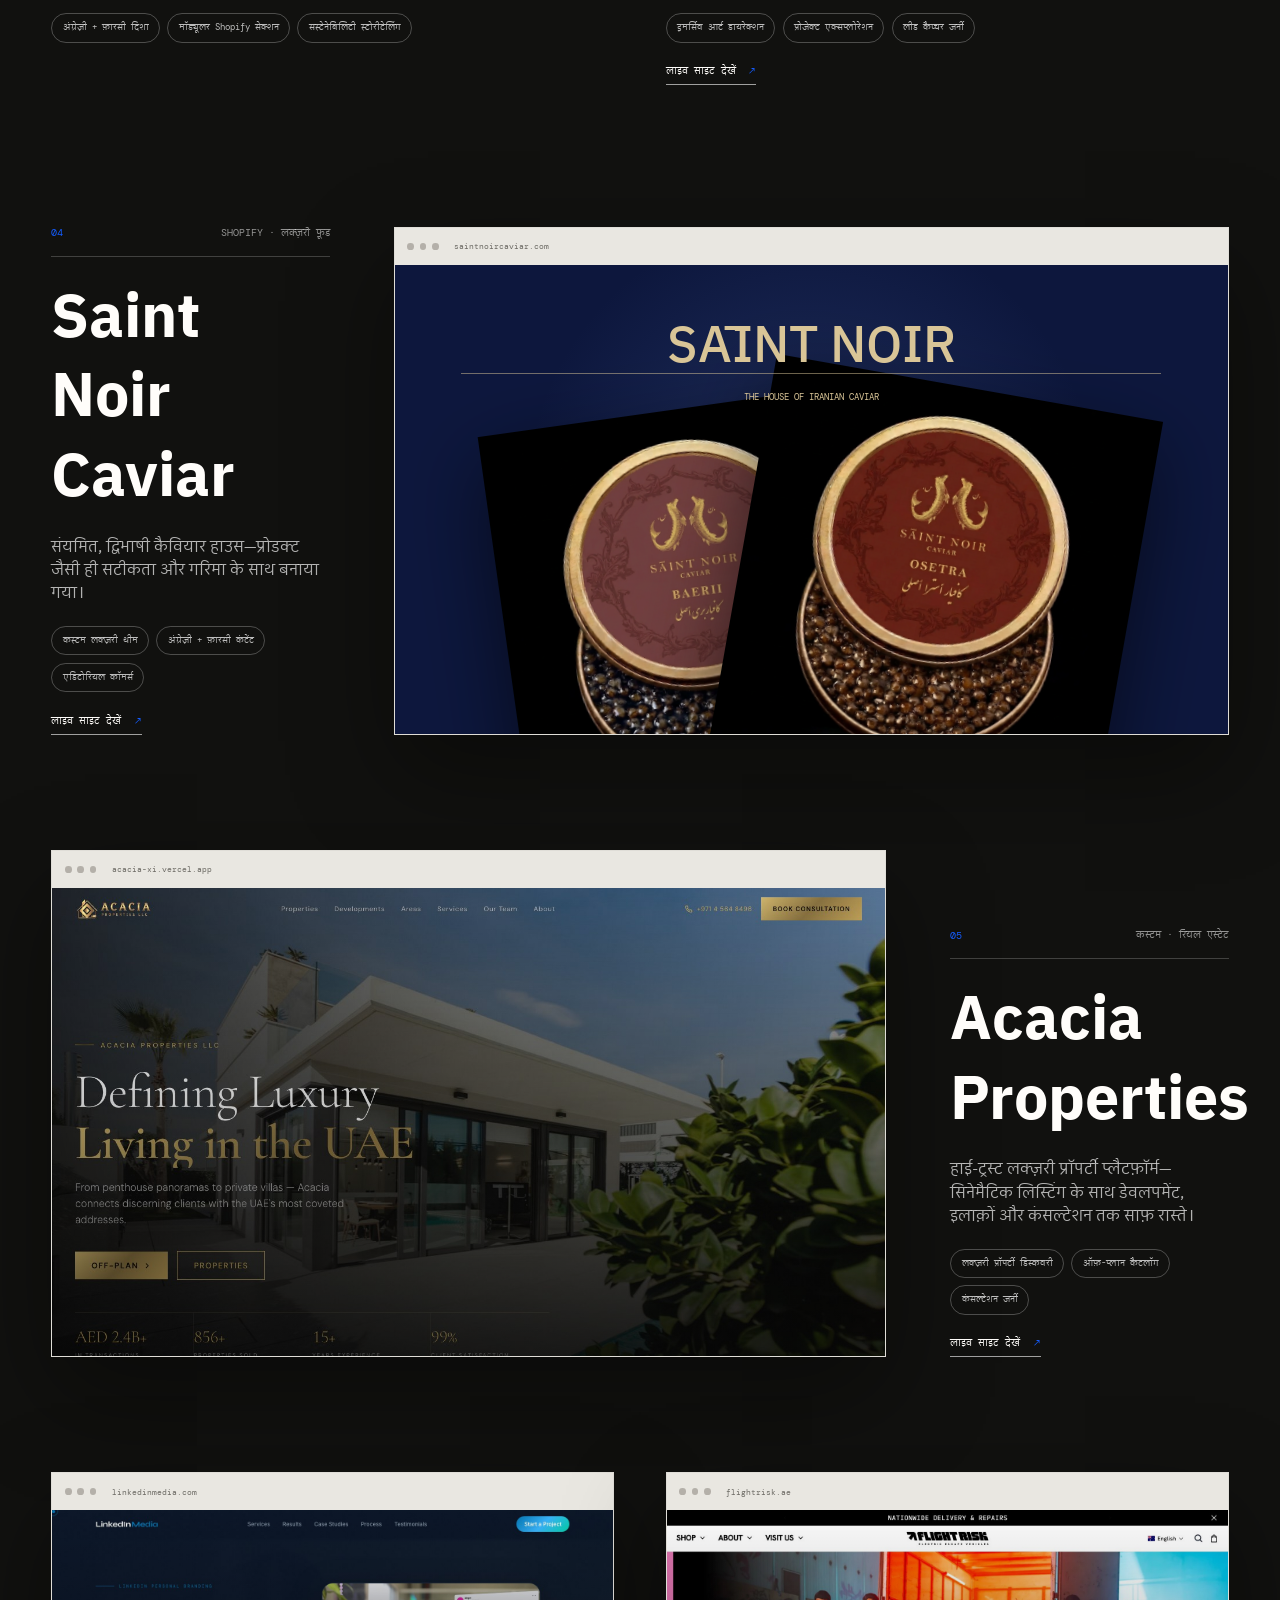
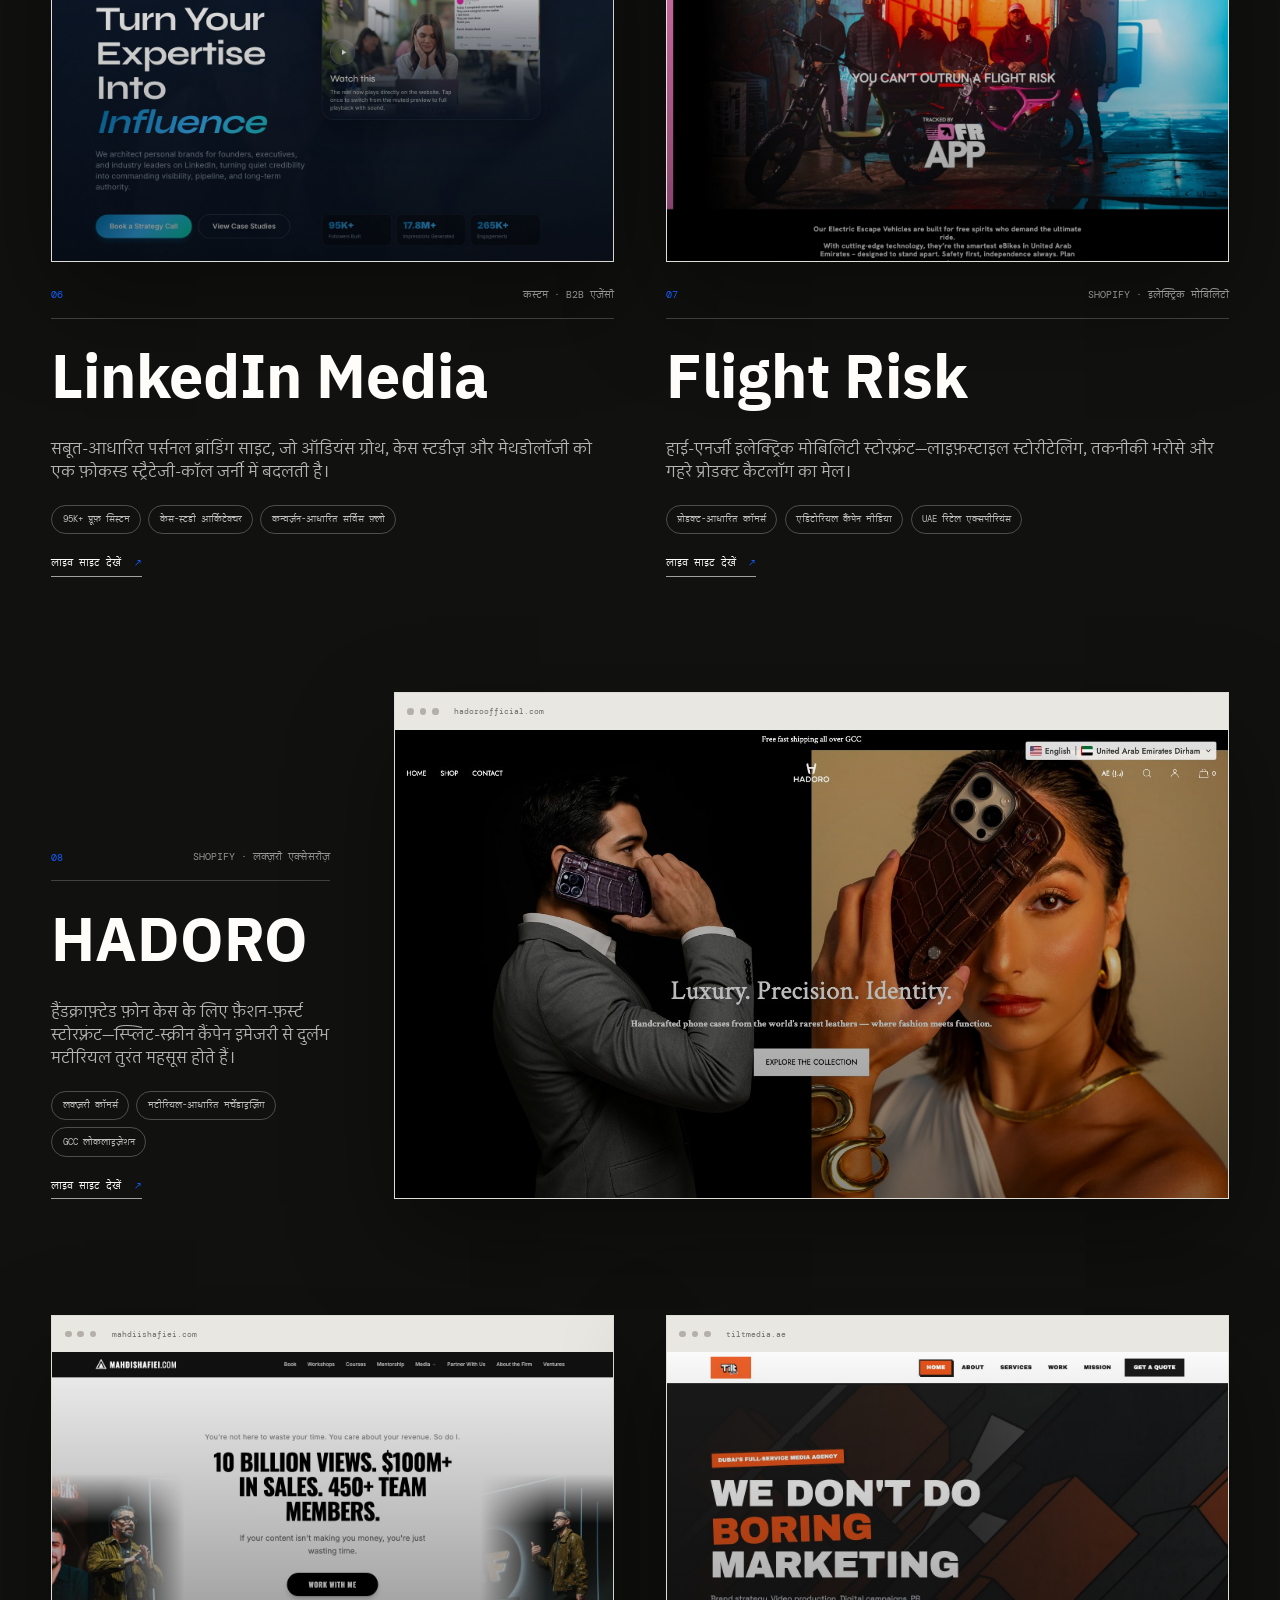
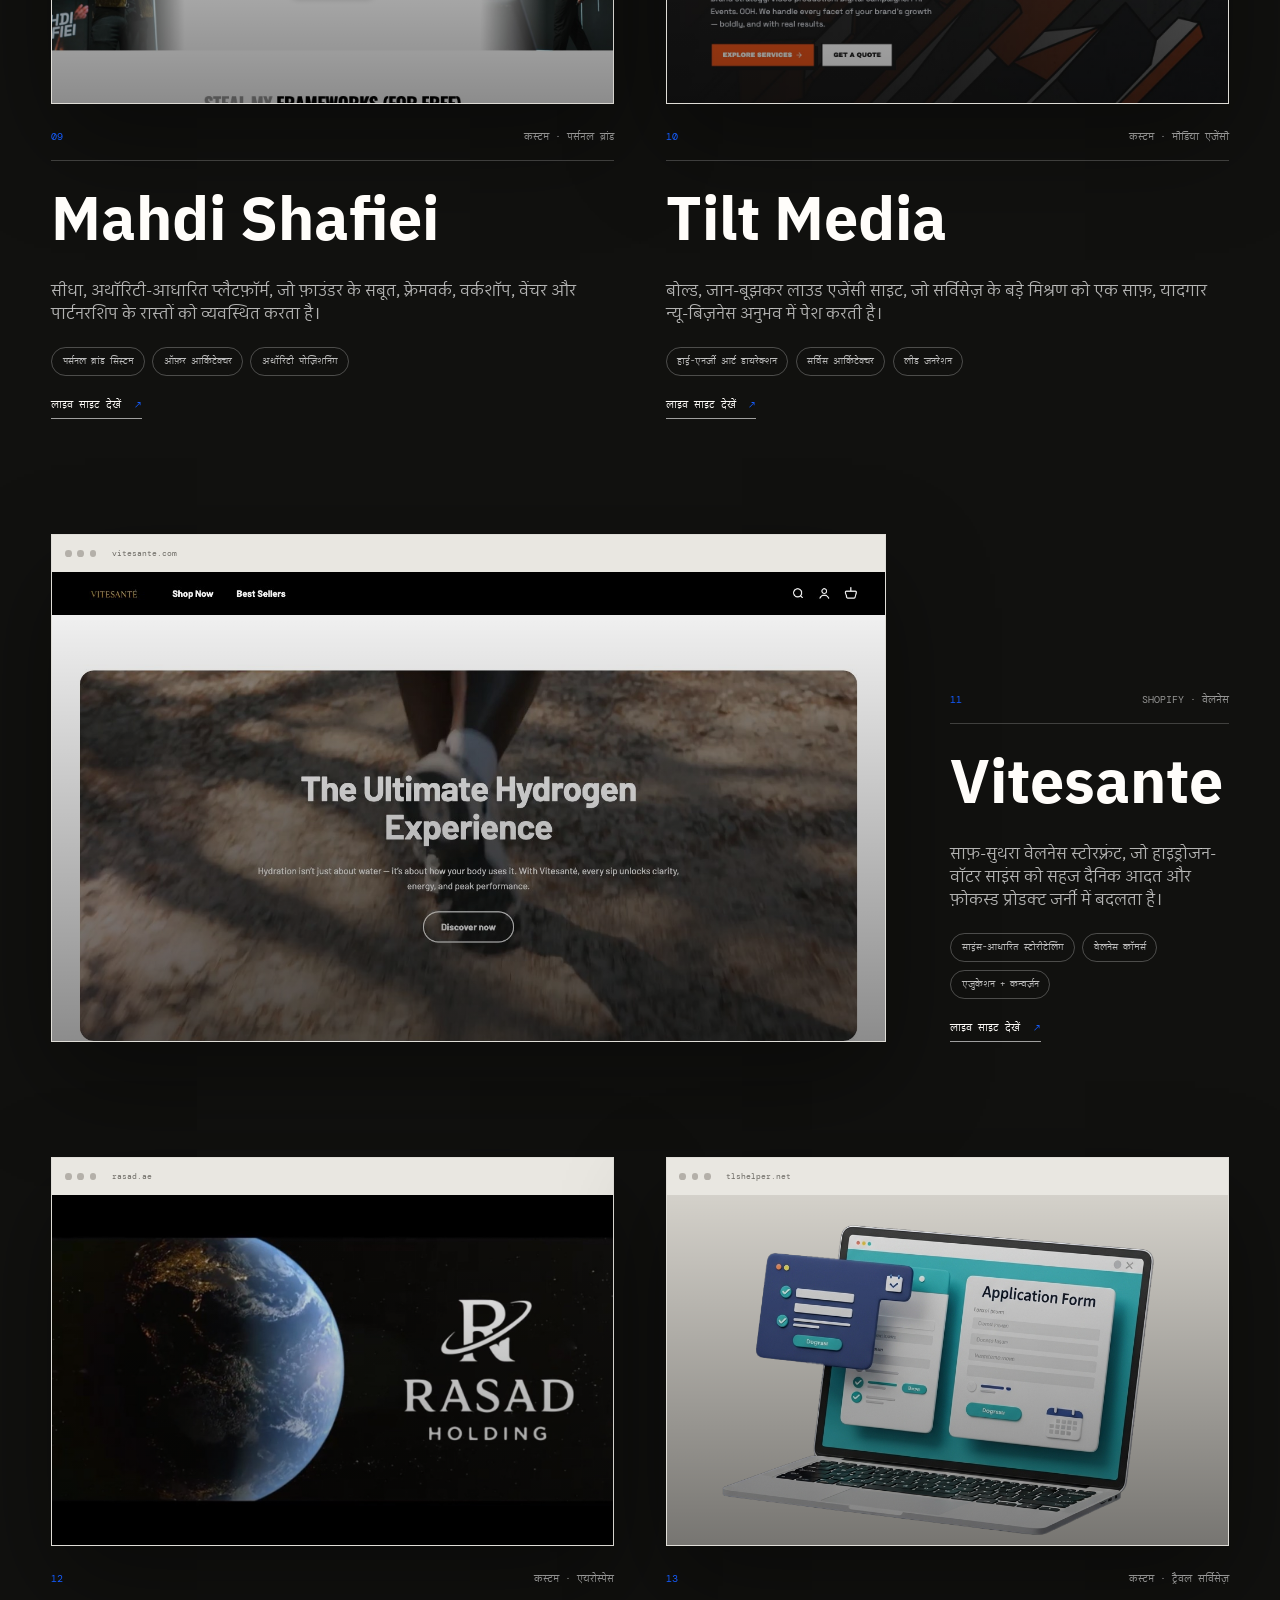
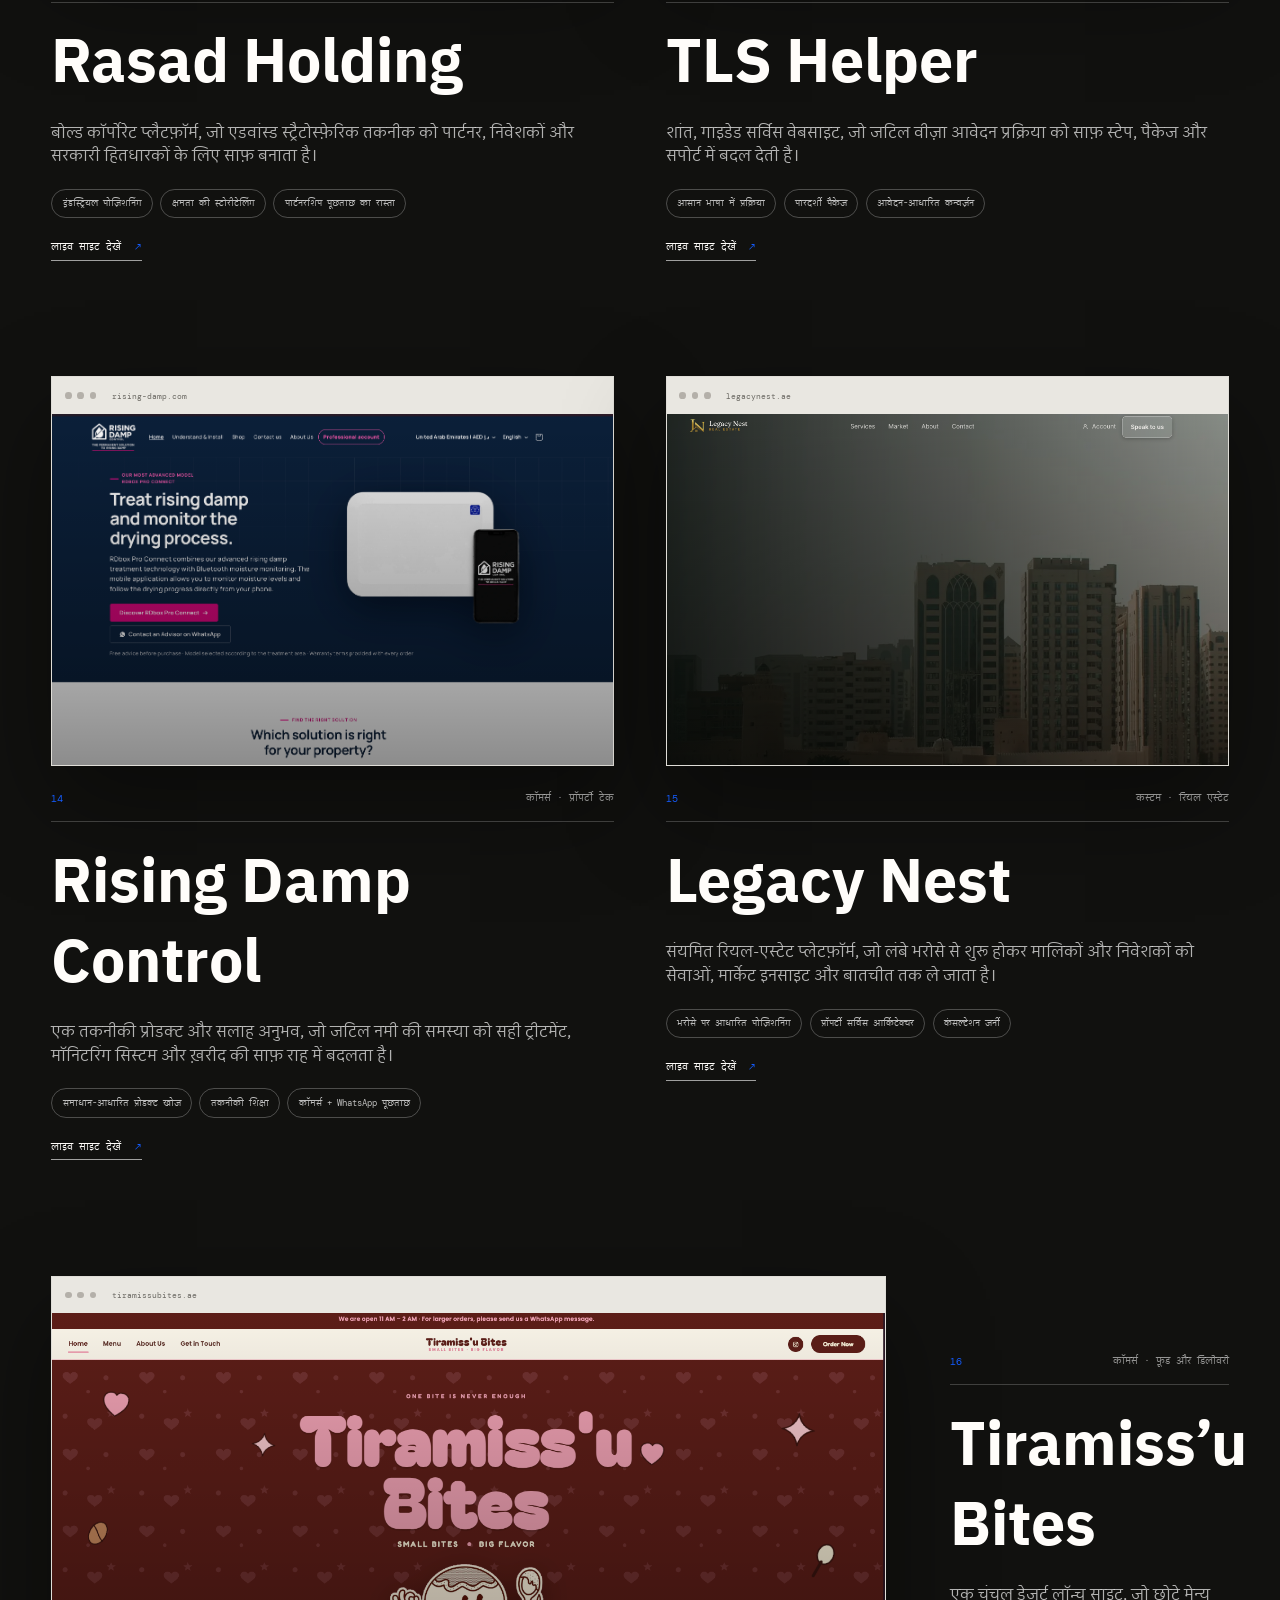
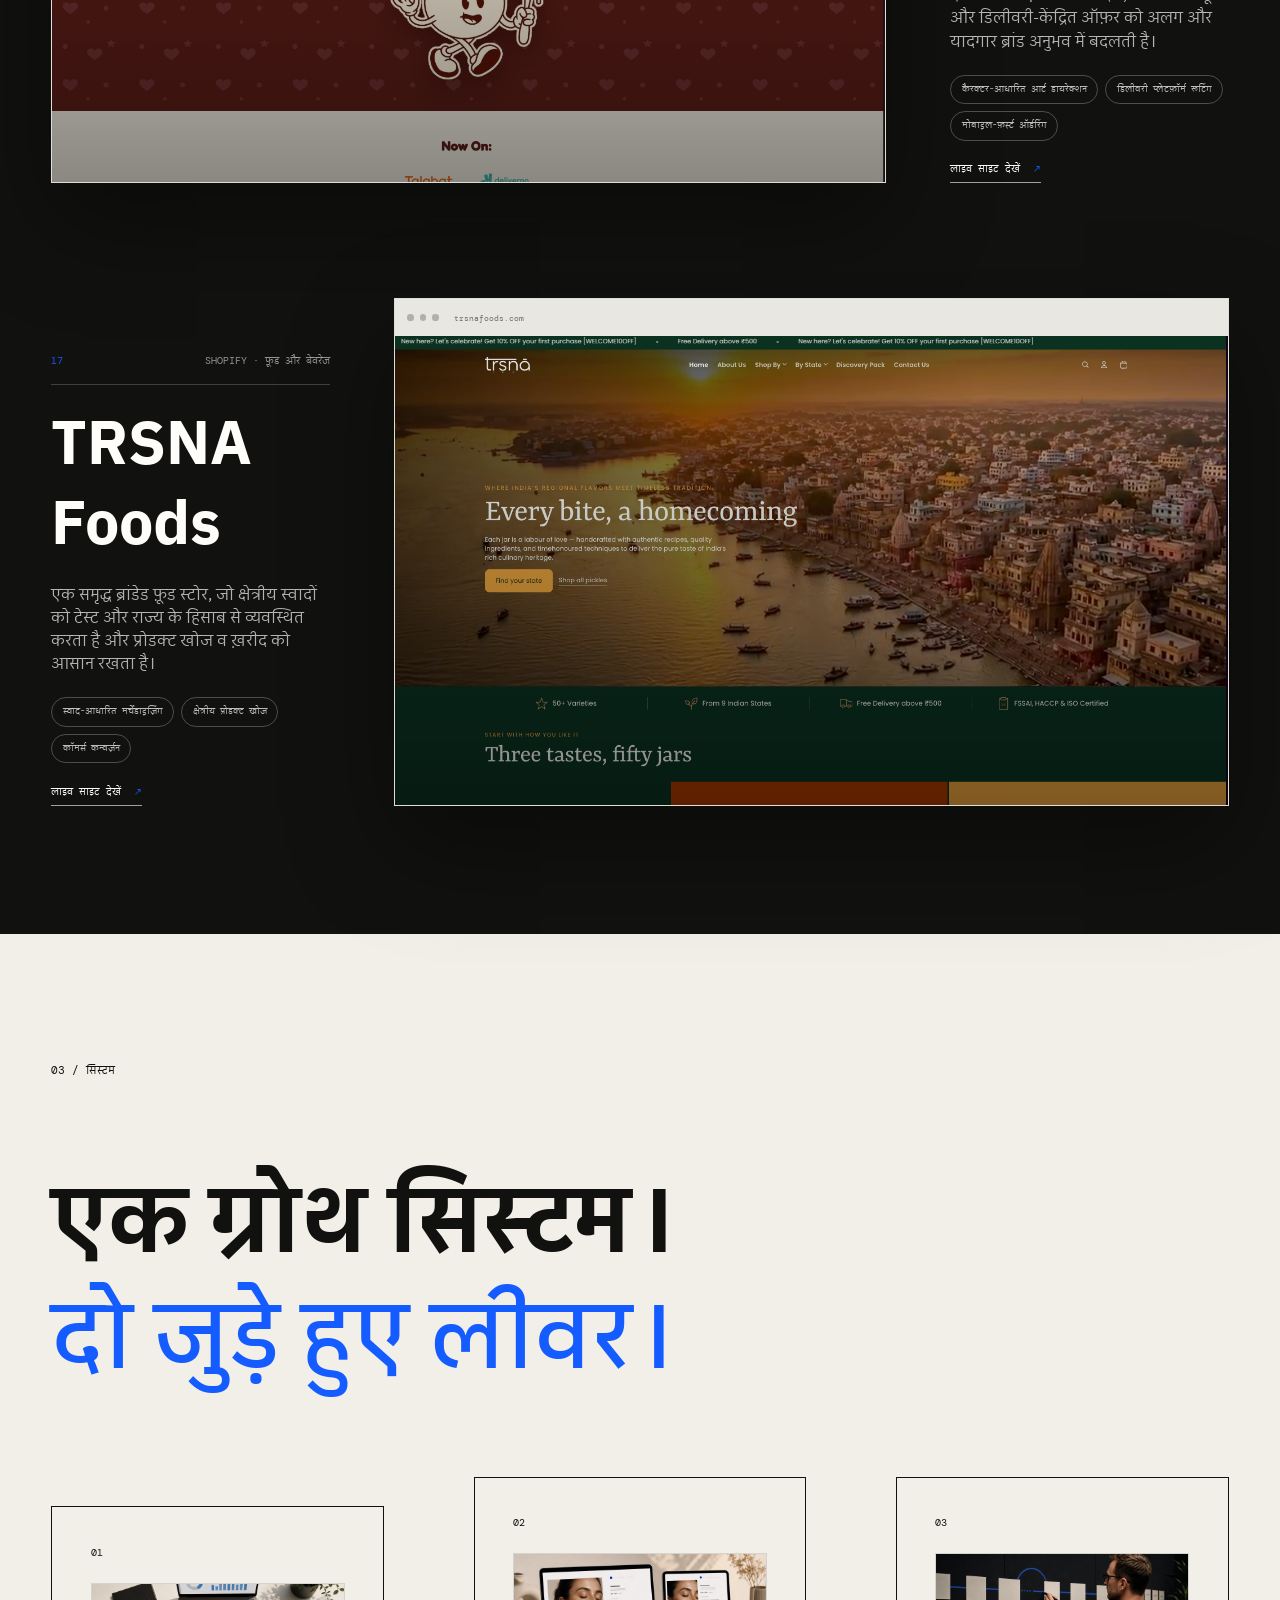
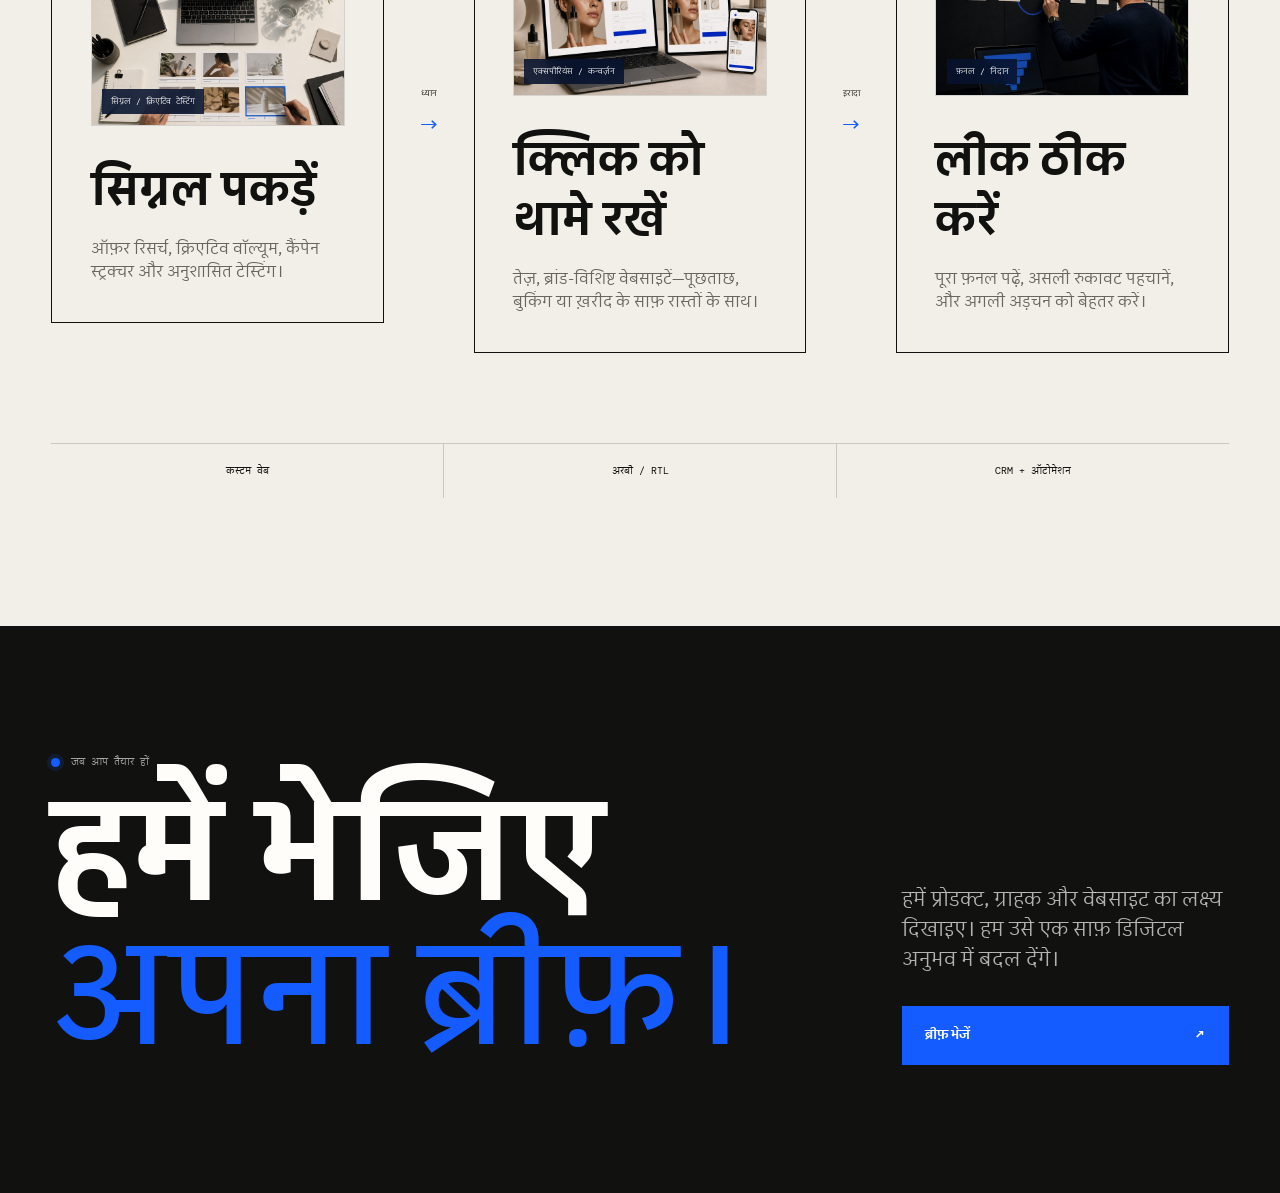
<file: websites-hi.html>
<!doctype html>
<html lang="hi">
  <head>
    <meta charset="UTF-8" />
    <meta name="viewport" content="width=device-width, initial-scale=1, viewport-fit=cover" />
    <meta name="theme-color" content="#07142f" />
    <meta name="apple-mobile-web-app-capable" content="yes" />
    <meta name="apple-mobile-web-app-status-bar-style" content="black-translucent" />
    <meta
      name="description"
      content="ट्राइफ़िड मीडिया की सत्रह कस्टम वेबसाइट केस स्टडीज़ — कॉमर्स, फ़ूड, रियल एस्टेट, प्रॉपर्टी टेक, मोबिलिटी, वेलनेस, ट्रैवल, एयरोस्पेस, पर्सनल ब्रांड और B2B सर्विसेज़।"
    />
    <title>वेबसाइट केस स्टडीज़ — ट्राइफ़िड मीडिया</title>
    <link rel="alternate" hreflang="en" href="https://trifid-case-studies.vercel.app/websites.html" />
    <link rel="alternate" hreflang="ar" href="https://trifid-case-studies.vercel.app/websites-ar.html" />
    <link rel="alternate" hreflang="hi" href="https://trifid-case-studies.vercel.app/websites-hi.html" />
    <link rel="icon" href="favicon.svg" type="image/svg+xml" />
    <script>document.documentElement.classList.add("js");</script>
    <link rel="preconnect" href="https://fonts.googleapis.com" />
    <link rel="preconnect" href="https://fonts.gstatic.com" crossorigin />
    <link
      href="https://fonts.googleapis.com/css2?family=DM+Mono:wght@300;400;500&amp;family=IBM+Plex+Sans+Devanagari:wght@400;500;600;700&amp;family=Inter+Tight:ital,wght@0,400;0,500;0,600;0,700;0,800;1,500&amp;display=swap"
      rel="stylesheet"
    />
    <link rel="stylesheet" href="styles.css" />
    <script src="script.js" defer></script>
  </head>
  <body class="website-page">
    <a class="skip-link" href="#main">मुख्य सामग्री पर जाएँ</a>

    <header class="site-header" data-header>
      <a class="brand" href="index-hi.html" aria-label="ट्राइफ़िड मीडिया होम">
        <span class="brand-mark" aria-hidden="true">T</span>
        <span>TRIFID<sup>®</sup></span>
      </a>

      <nav class="desktop-nav" aria-label="मुख्य नेविगेशन">
        <a href="index-hi.html">विज्ञापन <small>12</small></a>
        <a href="websites-hi.html" class="active">वेबसाइट्स <small>17</small></a>
        <a href="ai-ads-hi.html">AI विज्ञापन <small>05</small></a>
        <a href="creatives-hi.html">क्रिएटिव <small>05</small></a>
      </nav>

      <div class="lang-switch-group" role="group" aria-label="भाषा">
        <a class="lang-switch" href="websites.html" lang="en" hreflang="en" aria-label="View this site in English">English</a>
        <a class="lang-switch" href="websites-ar.html" lang="ar" hreflang="ar" aria-label="عرض الموقع باللغة العربية">العربية</a>
        <a class="lang-switch active" href="websites-hi.html" lang="hi" hreflang="hi" aria-current="true">हिन्दी</a>
      </div>
    </header>

    <main id="main">
      <section class="hero website-hero website-hero--minimal" id="top">
        <div class="hero-grid" aria-hidden="true"></div>
        <div class="hero-copy">
          <div class="collection-tabs reveal" aria-label="केस स्टडी संग्रह">
            <a href="index-hi.html"><span>01</span> विज्ञापन</a>
            <a class="active" href="websites-hi.html"><span>02</span> वेबसाइट्स</a>
            <a href="ai-ads-hi.html"><span>03</span> AI विज्ञापन</a>
            <a href="creatives-hi.html"><span>04</span> क्रिएटिव</a>
          </div>
          <div class="eyebrow reveal"><span></span> कस्टम · GCC</div>
          <h1 class="reveal reveal-delay-1">
            ऐसी वेबसाइटें जो<br />
            <em>एक्शन आसान बनाती हैं।</em>
          </h1>
          <p class="hero-lede reveal reveal-delay-2">
            सत्रह वेबसाइटें, जो ग्राहकों को ऑफ़र समझने, ब्रांड पर भरोसा करने और अगला क़दम उठाने में मदद के लिए डिज़ाइन की गई हैं।
          </p>
          <div class="hero-actions reveal reveal-delay-3">
            <a class="button button-dark" href="#websites">काम देखें <span>↓</span></a>
          </div>
        </div>

        <div class="hero-stamp" aria-hidden="true">
          <span>चुनी हुई</span>
          <strong>वेबसाइटें</strong>
          <span>2026</span>
        </div>
      </section>

      <section class="proof-strip" aria-label="वेबसाइट पोर्टफ़ोलियो के प्रूफ़ पॉइंट">
        <div class="proof-strip__intro">
          <span class="mono">इसका मतलब क्या है</span>
          <p>हम प्रोडक्ट को समझना आसान और अगला एक्शन लेना आसान बनाते हैं।</p>
        </div>
        <div class="proof-metric">
          <strong>09</strong>
          <span>कॉमर्स एक्सपीरियंस</span>
        </div>
        <div class="proof-metric">
          <strong>08</strong>
          <span>कस्टम ब्रांड वेबसाइटें</span>
        </div>
        <div class="proof-metric">
          <strong>17</strong>
          <span>अलग विज़ुअल सिस्टम</span>
        </div>
      </section>

      <section class="section websites-section" id="websites">
        <div class="section-heading section-heading--light reveal">
          <div>
            <span class="section-index">02 / वेबसाइट केस स्टडीज़</span>
            <h2>साफ़ वेबसाइटें।<br /><em>एक्शन के लिए बनीं।</em></h2>
          </div>
          <p>
            हर उदाहरण दिखाता है ब्रांड, हमने क्या बनाया, और यह अनुभव लोगों को पूछताछ, बुकिंग या ख़रीद में कैसे मदद करता है।
          </p>
        </div>

        <div class="site-cases">
          <article class="site-case site-case--wide reveal">
            <div class="browser-frame">
              <div class="browser-bar"><i></i><i></i><i></i><span>maisonmiqu.com</span></div>
              <div class="site-preview maison-preview">
                <img src="assets/maison-miqu.jpg" alt="Maison Miqu लक्ज़री स्किनकेयर वेबसाइट का आर्टवर्क" />
                <div class="preview-overlay preview-overlay--center">
                  <span>THE RITUAL OF</span>
                  <strong>TIMELESS SKIN</strong>
                  <span class="preview-button">DISCOVER THE SYSTEM</span>
                </div>
              </div>
            </div>
            <div class="site-copy">
              <div><span class="case-number">01</span><span class="case-type">SHOPIFY · ब्यूटी</span></div>
              <h3>Maison Miqu</h3>
              <p>एक क्लिनिकल-लक्ज़री स्टोरफ़्रंट, जो स्किनकेयर साइंस को एक शांत, गाइडेड ख़रीद अनुष्ठान में बदलता है।</p>
              <ul><li>ब्रांड-आधारित आर्ट डायरेक्शन</li><li>कस्टम Shopify सिस्टम</li><li>प्रोडक्ट एजुकेशन फ़्लो</li></ul>
            </div>
          </article>

          <article class="site-case reveal">
            <div class="browser-frame browser-frame--portrait">
              <div class="browser-bar"><i></i><i></i><i></i><span>zarvan.co</span></div>
              <div class="site-preview zarvan-preview">
                <img src="assets/zarvan.jpg" alt="Zarvan सस्टेनेबल फ़ाइन ज्वेलरी वेबसाइट का आर्टवर्क" />
                <div class="preview-overlay preview-overlay--bottom">
                  <span>ZARVĀN · زَروان</span>
                  <strong>FROM DARKNESS,<br />LIGHT GREW.</strong>
                </div>
              </div>
            </div>
            <div class="site-copy">
              <div><span class="case-number">02</span><span class="case-type">SHOPIFY · फ़ाइन ज्वेलरी</span></div>
              <h3>Zarvan</h3>
              <p>फ़ारसी विरासत और मापने योग्य सस्टेनेबिलिटी में रचा-बसा, द्विभाषी एडिटोरियल कॉमर्स सिस्टम।</p>
              <ul><li>अंग्रेज़ी + फ़ारसी दिशा</li><li>मॉड्यूलर Shopify सेक्शन</li><li>सस्टेनेबिलिटी स्टोरीटेलिंग</li></ul>
            </div>
          </article>

          <article class="site-case reveal reveal-delay-1">
            <div class="browser-frame browser-frame--portrait">
              <div class="browser-bar"><i></i><i></i><i></i><span>amarah-residences.com</span></div>
              <div class="site-preview amarah-preview">
                <img src="assets/amarah.jpg" alt="Amarah प्रीमियम रेज़िडेंस वेबसाइट का आर्टवर्क" />
                <div class="amarah-nav"><span>AMARAH</span><span>RESIDENCES · LIFESTYLE · LOCATION</span></div>
                <div class="preview-overlay preview-overlay--bottom preview-overlay--light">
                  <span>A PRIVATE WORLD WITHIN REACH</span>
                  <strong>COME HOME<br />TO POSSIBILITY.</strong>
                </div>
              </div>
            </div>
            <div class="site-copy">
              <div><span class="case-number">03</span><span class="case-type">कस्टम · रियल एस्टेट</span></div>
              <h3>Amarah</h3>
              <p>एक इमर्सिव रेज़िडेंशियल लॉन्च अनुभव, जो आर्किटेक्चरल विज़न को क्वालिफ़ाइड रुचि में बदलता है।</p>
              <ul><li>इमर्सिव आर्ट डायरेक्शन</li><li>प्रोजेक्ट एक्सप्लोरेशन</li><li>लीड कैप्चर जर्नी</li></ul>
              <a class="case-live-link" href="https://amarah-tau.vercel.app/" target="_blank" rel="noreferrer">लाइव साइट देखें <span>↗</span></a>
            </div>
          </article>

          <article class="site-case site-case--wide site-case--reverse reveal">
            <div class="browser-frame">
              <div class="browser-bar"><i></i><i></i><i></i><span>saintnoircaviar.com</span></div>
              <div class="site-preview saint-preview">
                <div class="saint-wordmark">SĀINT NOIR</div>
                <div class="saint-rule"></div>
                <p>THE HOUSE OF IRANIAN CAVIAR</p>
                <img class="tin tin-one" src="assets/saint-noir-baerii.png" alt="Saint Noir Baerii कैवियार टिन" />
                <img class="tin tin-two" src="assets/saint-noir-osetra.png" alt="Saint Noir Osetra कैवियार टिन" />
              </div>
            </div>
            <div class="site-copy">
              <div><span class="case-number">04</span><span class="case-type">SHOPIFY · लक्ज़री फ़ूड</span></div>
              <h3>Saint Noir Caviar</h3>
              <p>संयमित, द्विभाषी कैवियार हाउस—प्रोडक्ट जैसी ही सटीकता और गरिमा के साथ बनाया गया।</p>
              <ul><li>कस्टम लक्ज़री थीम</li><li>अंग्रेज़ी + फ़ारसी कंटेंट</li><li>एडिटोरियल कॉमर्स</li></ul>
              <a class="case-live-link" href="https://saintnoircaviar.com/" target="_blank" rel="noreferrer">लाइव साइट देखें <span>↗</span></a>
            </div>
          </article>

          <article class="site-case site-case--wide reveal">
            <a class="browser-frame portfolio-frame" href="https://acacia-xi.vercel.app/" target="_blank" rel="noreferrer" aria-label="Acacia Properties की वेबसाइट देखें">
              <div class="browser-bar"><i></i><i></i><i></i><span>acacia-xi.vercel.app</span></div>
              <div class="site-preview portfolio-preview">
                <img src="assets/portfolio/acacia.jpg" loading="lazy" decoding="async" alt="Acacia Properties लक्ज़री रियल एस्टेट वेबसाइट का होमपेज" />
              </div>
            </a>
            <div class="site-copy">
              <div><span class="case-number">05</span><span class="case-type">कस्टम · रियल एस्टेट</span></div>
              <h3>Acacia Properties</h3>
              <p>हाई-ट्रस्ट लक्ज़री प्रॉपर्टी प्लैटफ़ॉर्म—सिनेमैटिक लिस्टिंग के साथ डेवलपमेंट, इलाक़ों और कंसल्टेशन तक साफ़ रास्ते।</p>
              <ul><li>लक्ज़री प्रॉपर्टी डिस्कवरी</li><li>ऑफ़-प्लान कैटलॉग</li><li>कंसल्टेशन जर्नी</li></ul>
              <a class="case-live-link" href="https://acacia-xi.vercel.app/" target="_blank" rel="noreferrer">लाइव साइट देखें <span>↗</span></a>
            </div>
          </article>

          <article class="site-case reveal">
            <a class="browser-frame browser-frame--portrait portfolio-frame" href="https://www.linkedinmedia.com/" target="_blank" rel="noreferrer" aria-label="LinkedIn Media की वेबसाइट देखें">
              <div class="browser-bar"><i></i><i></i><i></i><span>linkedinmedia.com</span></div>
              <div class="site-preview portfolio-preview">
                <img src="assets/portfolio/linkedin-media.jpg" loading="lazy" decoding="async" alt="LinkedIn Media पर्सनल ब्रांडिंग एजेंसी वेबसाइट का होमपेज" />
              </div>
            </a>
            <div class="site-copy">
              <div><span class="case-number">06</span><span class="case-type">कस्टम · B2B एजेंसी</span></div>
              <h3>LinkedIn Media</h3>
              <p>सबूत-आधारित पर्सनल ब्रांडिंग साइट, जो ऑडियंस ग्रोथ, केस स्टडीज़ और मेथडोलॉजी को एक फ़ोकस्ड स्ट्रैटेजी-कॉल जर्नी में बदलती है।</p>
              <ul><li>95K+ प्रूफ़ सिस्टम</li><li>केस-स्टडी आर्किटेक्चर</li><li>कन्वर्ज़न-आधारित सर्विस फ़्लो</li></ul>
              <a class="case-live-link" href="https://www.linkedinmedia.com/" target="_blank" rel="noreferrer">लाइव साइट देखें <span>↗</span></a>
            </div>
          </article>

          <article class="site-case reveal reveal-delay-1">
            <a class="browser-frame browser-frame--portrait portfolio-frame" href="https://flightrisk.ae/" target="_blank" rel="noreferrer" aria-label="Flight Risk की वेबसाइट देखें">
              <div class="browser-bar"><i></i><i></i><i></i><span>flightrisk.ae</span></div>
              <div class="site-preview portfolio-preview">
                <img src="assets/portfolio/flight-risk.jpg" loading="lazy" decoding="async" alt="Flight Risk इलेक्ट्रिक बाइक कॉमर्स वेबसाइट का होमपेज" />
              </div>
            </a>
            <div class="site-copy">
              <div><span class="case-number">07</span><span class="case-type">SHOPIFY · इलेक्ट्रिक मोबिलिटी</span></div>
              <h3>Flight Risk</h3>
              <p>हाई-एनर्जी इलेक्ट्रिक मोबिलिटी स्टोरफ़्रंट—लाइफ़स्टाइल स्टोरीटेलिंग, तकनीकी भरोसे और गहरे प्रोडक्ट कैटलॉग का मेल।</p>
              <ul><li>प्रोडक्ट-आधारित कॉमर्स</li><li>एडिटोरियल कैंपेन मीडिया</li><li>UAE रिटेल एक्सपीरियंस</li></ul>
              <a class="case-live-link" href="https://flightrisk.ae/" target="_blank" rel="noreferrer">लाइव साइट देखें <span>↗</span></a>
            </div>
          </article>

          <article class="site-case site-case--wide site-case--reverse reveal">
            <a class="browser-frame portfolio-frame" href="https://hadoroofficial.com/" target="_blank" rel="noreferrer" aria-label="HADORO की वेबसाइट देखें">
              <div class="browser-bar"><i></i><i></i><i></i><span>hadoroofficial.com</span></div>
              <div class="site-preview portfolio-preview">
                <img src="assets/portfolio/hadoro.jpg" loading="lazy" decoding="async" alt="HADORO हैंडक्राफ़्टेड लक्ज़री एक्सेसरीज़ वेबसाइट का होमपेज" />
              </div>
            </a>
            <div class="site-copy">
              <div><span class="case-number">08</span><span class="case-type">SHOPIFY · लक्ज़री एक्सेसरीज़</span></div>
              <h3>HADORO</h3>
              <p>हैंडक्राफ़्टेड फ़ोन केस के लिए फ़ैशन-फ़र्स्ट स्टोरफ़्रंट—स्प्लिट-स्क्रीन कैंपेन इमेजरी से दुर्लभ मटीरियल तुरंत महसूस होते हैं।</p>
              <ul><li>लक्ज़री कॉमर्स</li><li>मटीरियल-आधारित मर्चेंडाइज़िंग</li><li>GCC लोकलाइज़ेशन</li></ul>
              <a class="case-live-link" href="https://hadoroofficial.com/" target="_blank" rel="noreferrer">लाइव साइट देखें <span>↗</span></a>
            </div>
          </article>

          <article class="site-case reveal">
            <a class="browser-frame browser-frame--portrait portfolio-frame" href="https://www.mahdiishafiei.com/" target="_blank" rel="noreferrer" aria-label="Mahdi Shafiei की वेबसाइट देखें">
              <div class="browser-bar"><i></i><i></i><i></i><span>mahdiishafiei.com</span></div>
              <div class="site-preview portfolio-preview">
                <img src="assets/portfolio/mahdi-shafiei.jpg" loading="lazy" decoding="async" alt="फ़ाउंडर और स्पीकर Mahdi Shafiei की वेबसाइट का होमपेज" />
              </div>
            </a>
            <div class="site-copy">
              <div><span class="case-number">09</span><span class="case-type">कस्टम · पर्सनल ब्रांड</span></div>
              <h3>Mahdi Shafiei</h3>
              <p>सीधा, अथॉरिटी-आधारित प्लैटफ़ॉर्म, जो फ़ाउंडर के सबूत, फ़्रेमवर्क, वर्कशॉप, वेंचर और पार्टनरशिप के रास्तों को व्यवस्थित करता है।</p>
              <ul><li>पर्सनल ब्रांड सिस्टम</li><li>ऑफ़र आर्किटेक्चर</li><li>अथॉरिटी पोज़िशनिंग</li></ul>
              <a class="case-live-link" href="https://www.mahdiishafiei.com/" target="_blank" rel="noreferrer">लाइव साइट देखें <span>↗</span></a>
            </div>
          </article>

          <article class="site-case reveal reveal-delay-1">
            <a class="browser-frame browser-frame--portrait portfolio-frame" href="https://www.tiltmedia.ae/" target="_blank" rel="noreferrer" aria-label="Tilt Media की वेबसाइट देखें">
              <div class="browser-bar"><i></i><i></i><i></i><span>tiltmedia.ae</span></div>
              <div class="site-preview portfolio-preview">
                <img src="assets/portfolio/tilt-media.jpg" loading="lazy" decoding="async" alt="Tilt Media डिजिटल मार्केटिंग एजेंसी वेबसाइट का होमपेज" />
              </div>
            </a>
            <div class="site-copy">
              <div><span class="case-number">10</span><span class="case-type">कस्टम · मीडिया एजेंसी</span></div>
              <h3>Tilt Media</h3>
              <p>बोल्ड, जान-बूझकर लाउड एजेंसी साइट, जो सर्विसेज़ के बड़े मिश्रण को एक साफ़, यादगार न्यू-बिज़नेस अनुभव में पेश करती है।</p>
              <ul><li>हाई-एनर्जी आर्ट डायरेक्शन</li><li>सर्विस आर्किटेक्चर</li><li>लीड जनरेशन</li></ul>
              <a class="case-live-link" href="https://www.tiltmedia.ae/" target="_blank" rel="noreferrer">लाइव साइट देखें <span>↗</span></a>
            </div>
          </article>

          <article class="site-case site-case--wide reveal">
            <a class="browser-frame portfolio-frame" href="https://www.vitesante.com/" target="_blank" rel="noreferrer" aria-label="Vitesante की वेबसाइट देखें">
              <div class="browser-bar"><i></i><i></i><i></i><span>vitesante.com</span></div>
              <div class="site-preview portfolio-preview">
                <img src="assets/portfolio/vitesante.jpg" loading="lazy" decoding="async" alt="Vitesante हाइड्रोजन वेलनेस कॉमर्स वेबसाइट का होमपेज" />
              </div>
            </a>
            <div class="site-copy">
              <div><span class="case-number">11</span><span class="case-type">SHOPIFY · वेलनेस</span></div>
              <h3>Vitesante</h3>
              <p>साफ़-सुथरा वेलनेस स्टोरफ़्रंट, जो हाइड्रोजन-वॉटर साइंस को सहज दैनिक आदत और फ़ोकस्ड प्रोडक्ट जर्नी में बदलता है।</p>
              <ul><li>साइंस-आधारित स्टोरीटेलिंग</li><li>वेलनेस कॉमर्स</li><li>एजुकेशन + कन्वर्ज़न</li></ul>
              <a class="case-live-link" href="https://www.vitesante.com/" target="_blank" rel="noreferrer">लाइव साइट देखें <span>↗</span></a>
            </div>
          </article>

          <article class="site-case reveal">
            <a class="browser-frame browser-frame--portrait portfolio-frame" href="https://rasad.ae/" target="_blank" rel="noreferrer" aria-label="Rasad Holding की वेबसाइट देखें">
              <div class="browser-bar"><i></i><i></i><i></i><span>rasad.ae</span></div>
              <div class="site-preview portfolio-preview rasad-preview">
                <img src="assets/portfolio/rasad-hero.jpg" loading="lazy" decoding="async" alt="अंतरिक्ष से दिखती पृथ्वी के साथ Rasad Holding का ब्रांड" />
              </div>
            </a>
            <div class="site-copy">
              <div><span class="case-number">12</span><span class="case-type">कस्टम · एयरोस्पेस</span></div>
              <h3>Rasad Holding</h3>
              <p>बोल्ड कॉर्पोरेट प्लैटफ़ॉर्म, जो एडवांस्ड स्ट्रैटोस्फ़ेरिक तकनीक को पार्टनर, निवेशकों और सरकारी हितधारकों के लिए साफ़ बनाता है।</p>
              <ul><li>इंडस्ट्रियल पोज़िशनिंग</li><li>क्षमता की स्टोरीटेलिंग</li><li>पार्टनरशिप पूछताछ का रास्ता</li></ul>
              <a class="case-live-link" href="https://rasad.ae/" target="_blank" rel="noreferrer">लाइव साइट देखें <span>↗</span></a>
            </div>
          </article>

          <article class="site-case reveal reveal-delay-1">
            <a class="browser-frame browser-frame--portrait portfolio-frame" href="https://tlshelper.net/" target="_blank" rel="noreferrer" aria-label="TLS Helper की वेबसाइट देखें">
              <div class="browser-bar"><i></i><i></i><i></i><span>tlshelper.net</span></div>
              <div class="site-preview portfolio-preview tls-helper-preview">
                <img src="assets/portfolio/tls-helper.png" loading="lazy" decoding="async" alt="TLS Helper वीज़ा आवेदन सहायता वेबसाइट का आर्टवर्क" />
              </div>
            </a>
            <div class="site-copy">
              <div><span class="case-number">13</span><span class="case-type">कस्टम · ट्रैवल सर्विसेज़</span></div>
              <h3>TLS Helper</h3>
              <p>शांत, गाइडेड सर्विस वेबसाइट, जो जटिल वीज़ा आवेदन प्रक्रिया को साफ़ स्टेप, पैकेज और सपोर्ट में बदल देती है।</p>
              <ul><li>आसान भाषा में प्रक्रिया</li><li>पारदर्शी पैकेज</li><li>आवेदन-आधारित कन्वर्ज़न</li></ul>
              <a class="case-live-link" href="https://tlshelper.net/" target="_blank" rel="noreferrer">लाइव साइट देखें <span>↗</span></a>
            </div>
          </article>

          <article class="site-case reveal">
            <a class="browser-frame browser-frame--portrait portfolio-frame" href="https://rising-damp.com/" target="_blank" rel="noreferrer" aria-label="Rising Damp Control की वेबसाइट देखें">
              <div class="browser-bar"><i></i><i></i><i></i><span>rising-damp.com</span></div>
              <div class="site-preview portfolio-preview">
                <img src="assets/portfolio/rising-damp.png" loading="lazy" decoding="async" alt="Rising Damp Control प्रोडक्ट और ट्रीटमेंट वेबसाइट का होमपेज" />
              </div>
            </a>
            <div class="site-copy">
              <div><span class="case-number">14</span><span class="case-type">कॉमर्स · प्रॉपर्टी टेक</span></div>
              <h3>Rising Damp Control</h3>
              <p>एक तकनीकी प्रोडक्ट और सलाह अनुभव, जो जटिल नमी की समस्या को सही ट्रीटमेंट, मॉनिटरिंग सिस्टम और ख़रीद की साफ़ राह में बदलता है।</p>
              <ul><li>समाधान-आधारित प्रोडक्ट खोज</li><li>तकनीकी शिक्षा</li><li>कॉमर्स + WhatsApp पूछताछ</li></ul>
              <a class="case-live-link" href="https://rising-damp.com/" target="_blank" rel="noreferrer">लाइव साइट देखें <span>↗</span></a>
            </div>
          </article>

          <article class="site-case reveal reveal-delay-1">
            <a class="browser-frame browser-frame--portrait portfolio-frame" href="https://legacynest.ae/" target="_blank" rel="noreferrer" aria-label="Legacy Nest की वेबसाइट देखें">
              <div class="browser-bar"><i></i><i></i><i></i><span>legacynest.ae</span></div>
              <div class="site-preview portfolio-preview">
                <img src="assets/portfolio/legacy-nest.png" loading="lazy" decoding="async" alt="Legacy Nest अबू धाबी रियल एस्टेट वेबसाइट का होमपेज" />
              </div>
            </a>
            <div class="site-copy">
              <div><span class="case-number">15</span><span class="case-type">कस्टम · रियल एस्टेट</span></div>
              <h3>Legacy Nest</h3>
              <p>संयमित रियल-एस्टेट प्लेटफ़ॉर्म, जो लंबे भरोसे से शुरू होकर मालिकों और निवेशकों को सेवाओं, मार्केट इनसाइट और बातचीत तक ले जाता है।</p>
              <ul><li>भरोसे पर आधारित पोज़िशनिंग</li><li>प्रॉपर्टी सर्विस आर्किटेक्चर</li><li>कंसल्टेशन जर्नी</li></ul>
              <a class="case-live-link" href="https://legacynest.ae/" target="_blank" rel="noreferrer">लाइव साइट देखें <span>↗</span></a>
            </div>
          </article>

          <article class="site-case site-case--wide reveal">
            <a class="browser-frame portfolio-frame" href="https://tiramissubites.ae/" target="_blank" rel="noreferrer" aria-label="Tiramiss’u Bites की वेबसाइट देखें">
              <div class="browser-bar"><i></i><i></i><i></i><span>tiramissubites.ae</span></div>
              <div class="site-preview portfolio-preview">
                <img src="assets/portfolio/tiramissu-bites.png" loading="lazy" decoding="async" alt="Tiramiss’u Bites डेज़र्ट डिलीवरी वेबसाइट का होमपेज" />
              </div>
            </a>
            <div class="site-copy">
              <div><span class="case-number">16</span><span class="case-type">कॉमर्स · फ़ूड और डिलीवरी</span></div>
              <h3>Tiramiss’u Bites</h3>
              <p>एक चंचल डेज़र्ट लॉन्च साइट, जो छोटे मेन्यू और डिलीवरी-केंद्रित ऑफ़र को अलग और यादगार ब्रांड अनुभव में बदलती है।</p>
              <ul><li>कैरक्टर-आधारित आर्ट डायरेक्शन</li><li>डिलीवरी प्लेटफ़ॉर्म रूटिंग</li><li>मोबाइल-फ़र्स्ट ऑर्डरिंग</li></ul>
              <a class="case-live-link" href="https://tiramissubites.ae/" target="_blank" rel="noreferrer">लाइव साइट देखें <span>↗</span></a>
            </div>
          </article>

          <article class="site-case site-case--wide site-case--reverse reveal">
            <a class="browser-frame portfolio-frame" href="https://trsnafoods.com/" target="_blank" rel="noreferrer" aria-label="TRSNA Foods की वेबसाइट देखें">
              <div class="browser-bar"><i></i><i></i><i></i><span>trsnafoods.com</span></div>
              <div class="site-preview portfolio-preview">
                <img src="assets/portfolio/trsna-foods.png" loading="lazy" decoding="async" alt="TRSNA Foods क्षेत्रीय भारतीय अचार कॉमर्स वेबसाइट का होमपेज" />
              </div>
            </a>
            <div class="site-copy">
              <div><span class="case-number">17</span><span class="case-type">SHOPIFY · फ़ूड और बेवरेज</span></div>
              <h3>TRSNA Foods</h3>
              <p>एक समृद्ध ब्रांडेड फ़ूड स्टोर, जो क्षेत्रीय स्वादों को टेस्ट और राज्य के हिसाब से व्यवस्थित करता है और प्रोडक्ट खोज व ख़रीद को आसान रखता है।</p>
              <ul><li>स्वाद-आधारित मर्चेंडाइज़िंग</li><li>क्षेत्रीय प्रोडक्ट खोज</li><li>कॉमर्स कन्वर्ज़न</li></ul>
              <a class="case-live-link" href="https://trsnafoods.com/" target="_blank" rel="noreferrer">लाइव साइट देखें <span>↗</span></a>
            </div>
          </article>
        </div>
      </section>

      <section class="approach-section" id="approach">
        <div class="approach-title reveal">
          <span class="section-index">03 / सिस्टम</span>
          <h2>एक ग्रोथ सिस्टम।<br /><em>दो जुड़े हुए लीवर।</em></h2>
        </div>

        <div class="approach-diagram reveal">
          <div class="approach-card">
            <span class="approach-step">01</span>
            <div class="approach-media">
              <img src="assets/ai/find-signal.jpg" alt="परफ़ॉर्मेंस मार्केटर क्रिएटिव कॉन्सेप्ट और कैंपेन सिग्नल की तुलना करते हुए" loading="lazy" decoding="async" />
              <span>सिग्नल / क्रिएटिव टेस्टिंग</span>
            </div>
            <h3>सिग्नल पकड़ें</h3>
            <p>ऑफ़र रिसर्च, क्रिएटिव वॉल्यूम, कैंपेन स्ट्रक्चर और अनुशासित टेस्टिंग।</p>
          </div>
          <div class="approach-join" aria-hidden="true"><span>ध्यान</span><i>→</i></div>
          <div class="approach-card">
            <span class="approach-step">02</span>
            <div class="approach-media">
              <img src="assets/ai/hold-click.jpg" alt="लैपटॉप, टैबलेट और फ़ोन पर दिखता रिस्पॉन्सिव प्रीमियम प्रोडक्ट अनुभव" loading="lazy" decoding="async" />
              <span>एक्सपीरियंस / कन्वर्ज़न</span>
            </div>
            <h3>क्लिक को थामे रखें</h3>
            <p>तेज़, ब्रांड-विशिष्ट वेबसाइटें—पूछताछ, बुकिंग या ख़रीद के साफ़ रास्तों के साथ।</p>
          </div>
          <div class="approach-join" aria-hidden="true"><span>इरादा</span><i>→</i></div>
          <div class="approach-card">
            <span class="approach-step">03</span>
            <div class="approach-media">
              <img src="assets/ai/fix-leak.jpg" alt="ग्रोथ स्ट्रैटेजिस्ट कस्टमर जर्नी की टूटी कड़ी ठीक करते हुए" loading="lazy" decoding="async" />
              <span>फ़नल / निदान</span>
            </div>
            <h3>लीक ठीक करें</h3>
            <p>पूरा फ़नल पढ़ें, असली रुकावट पहचानें, और अगली अड़चन को बेहतर करें।</p>
          </div>
        </div>

        <div class="capability-row" aria-label="क्षमताएँ">
          <span>कस्टम वेब</span><span>अरबी / RTL</span><span>CRM + ऑटोमेशन</span>
        </div>
      </section>

      <section class="contact-section" id="contact">
        <div class="contact-copy reveal">
          <span class="eyebrow eyebrow--light"><span></span> जब आप तैयार हों</span>
          <h2>हमें भेजिए<br /><em>अपना ब्रीफ़।</em></h2>
        </div>
        <div class="contact-side reveal reveal-delay-1">
          <p>हमें प्रोडक्ट, ग्राहक और वेबसाइट का लक्ष्य दिखाइए। हम उसे एक साफ़ डिजिटल अनुभव में बदल देंगे।</p>
          <a class="button button-accent" href="mailto:9090mohammad123@gmail.com?subject=%E0%A4%A8%E0%A4%88%20%E0%A4%B5%E0%A5%87%E0%A4%AC%E0%A4%B8%E0%A4%BE%E0%A4%87%E0%A4%9F%20%E0%A4%95%E0%A4%BE%20%E0%A4%AC%E0%A5%8D%E0%A4%B0%E0%A5%80%E0%A4%AB%E0%A4%BC&body=%E0%A4%A8%E0%A4%AE%E0%A4%B8%E0%A5%8D%E0%A4%A4%E0%A5%87%20%E0%A4%AE%E0%A5%8B%E0%A4%B9%E0%A4%AE%E0%A5%8D%E0%A4%AE%E0%A4%A6%2C%0A%0A%E0%A4%AE%E0%A5%81%E0%A4%9D%E0%A5%87%20%E0%A4%AF%E0%A4%B9%20%E0%A4%B5%E0%A5%87%E0%A4%AC%E0%A4%B8%E0%A4%BE%E0%A4%87%E0%A4%9F%20%E0%A4%9A%E0%A4%BE%E0%A4%B9%E0%A4%BF%E0%A4%8F%3A%0A%0A%E0%A4%AE%E0%A5%81%E0%A4%96%E0%A5%8D%E0%A4%AF%20%E0%A4%B2%E0%A4%95%E0%A5%8D%E0%A4%B7%E0%A5%8D%E0%A4%AF%20%E0%A4%B9%E0%A5%88%3A%0A%0A%E0%A4%AE%E0%A5%87%E0%A4%B0%E0%A4%BE%20%E0%A4%9F%E0%A4%BE%E0%A4%B0%E0%A5%8D%E0%A4%97%E0%A5%87%E0%A4%9F%20%E0%A4%97%E0%A5%8D%E0%A4%B0%E0%A4%BE%E0%A4%B9%E0%A4%95%20%E0%A4%B9%E0%A5%88%3A%0A">
            ब्रीफ़ भेजें <span>↗</span>
          </a>
        </div>
      </section>
    </main>

  </body>
</html>
</file>
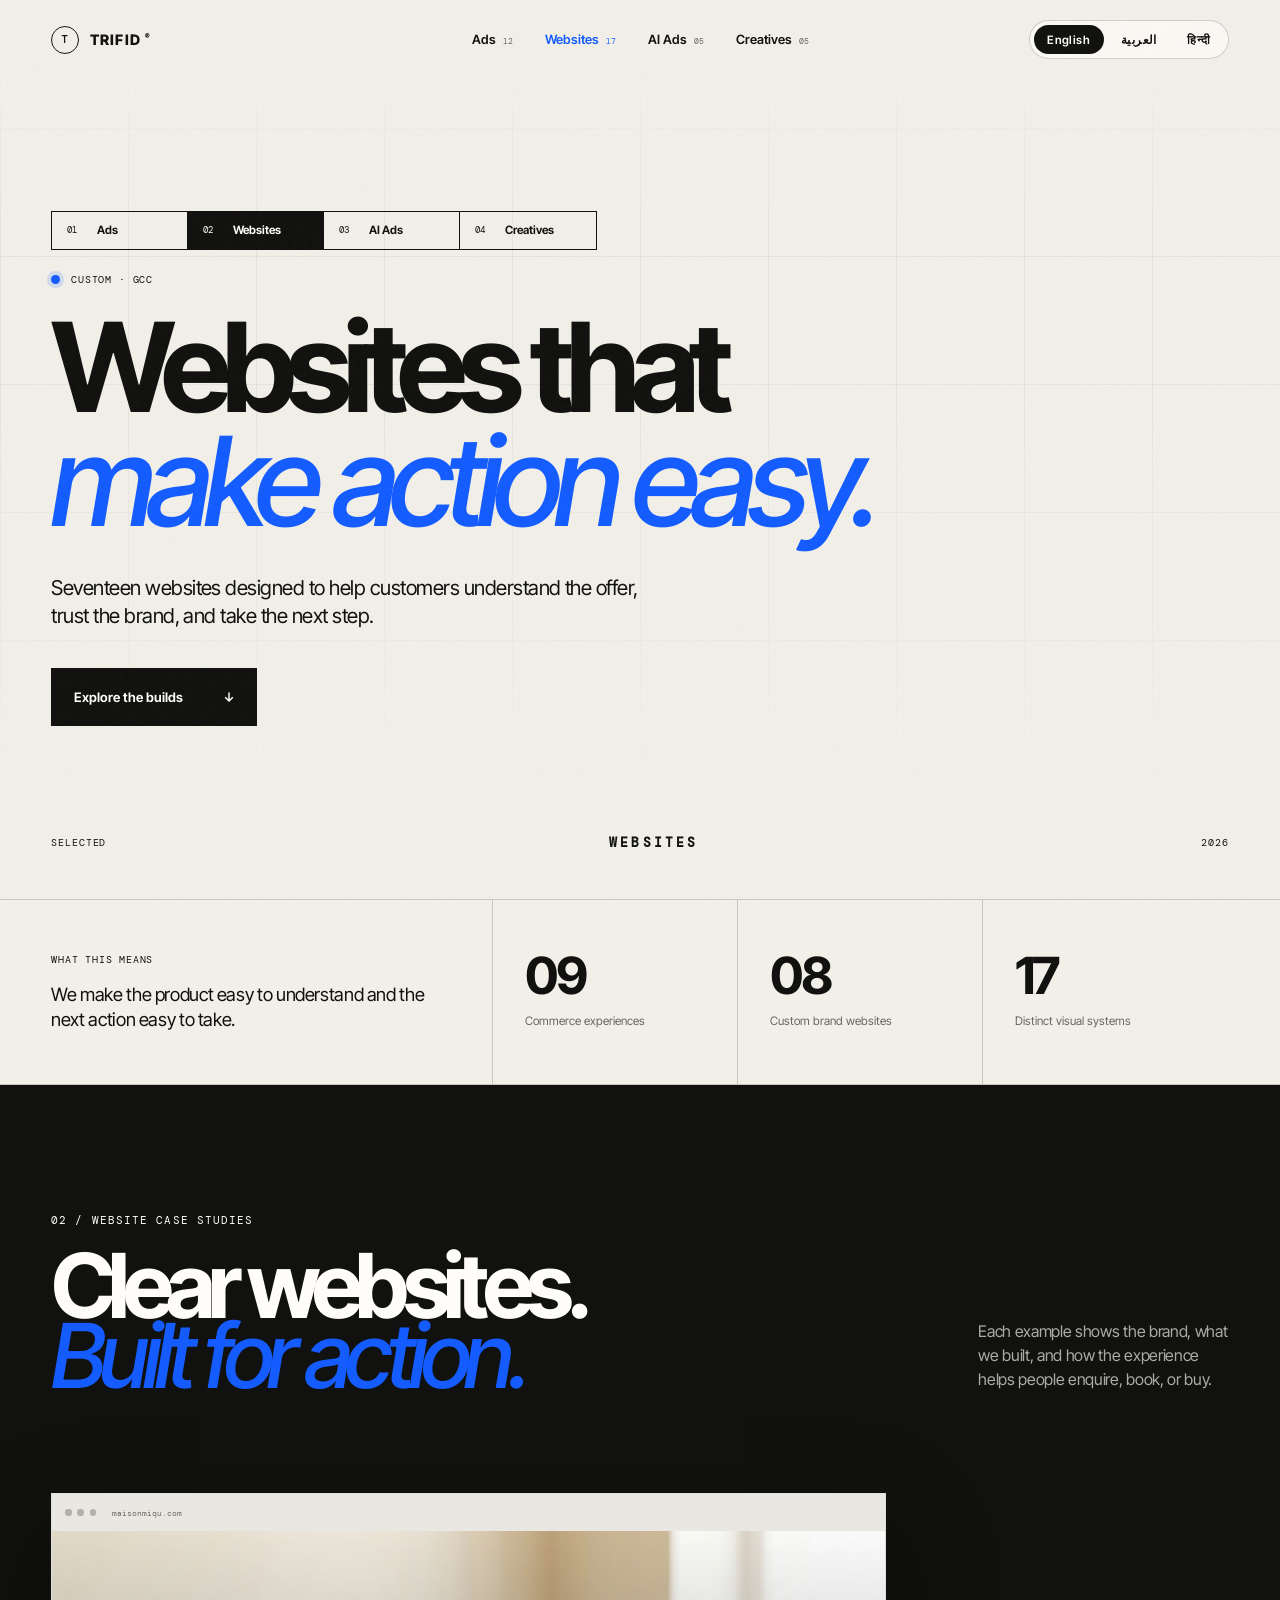
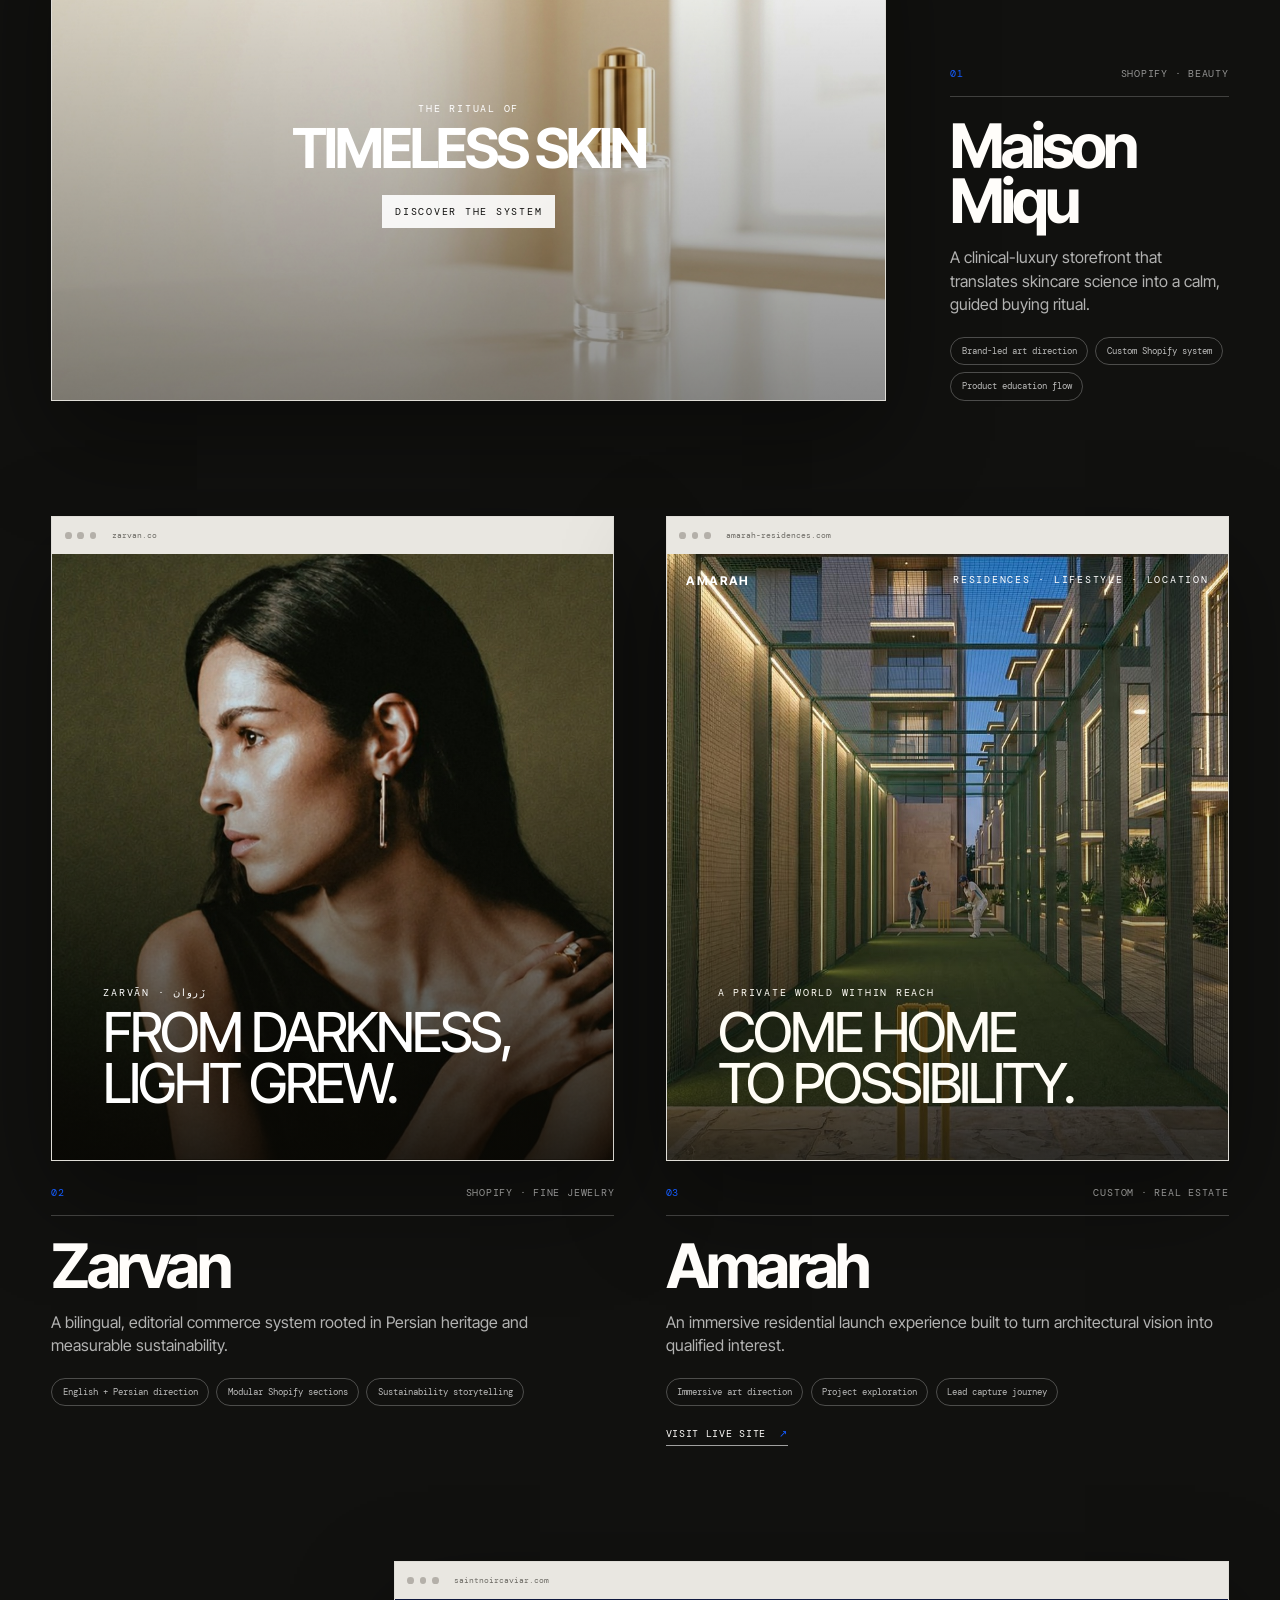
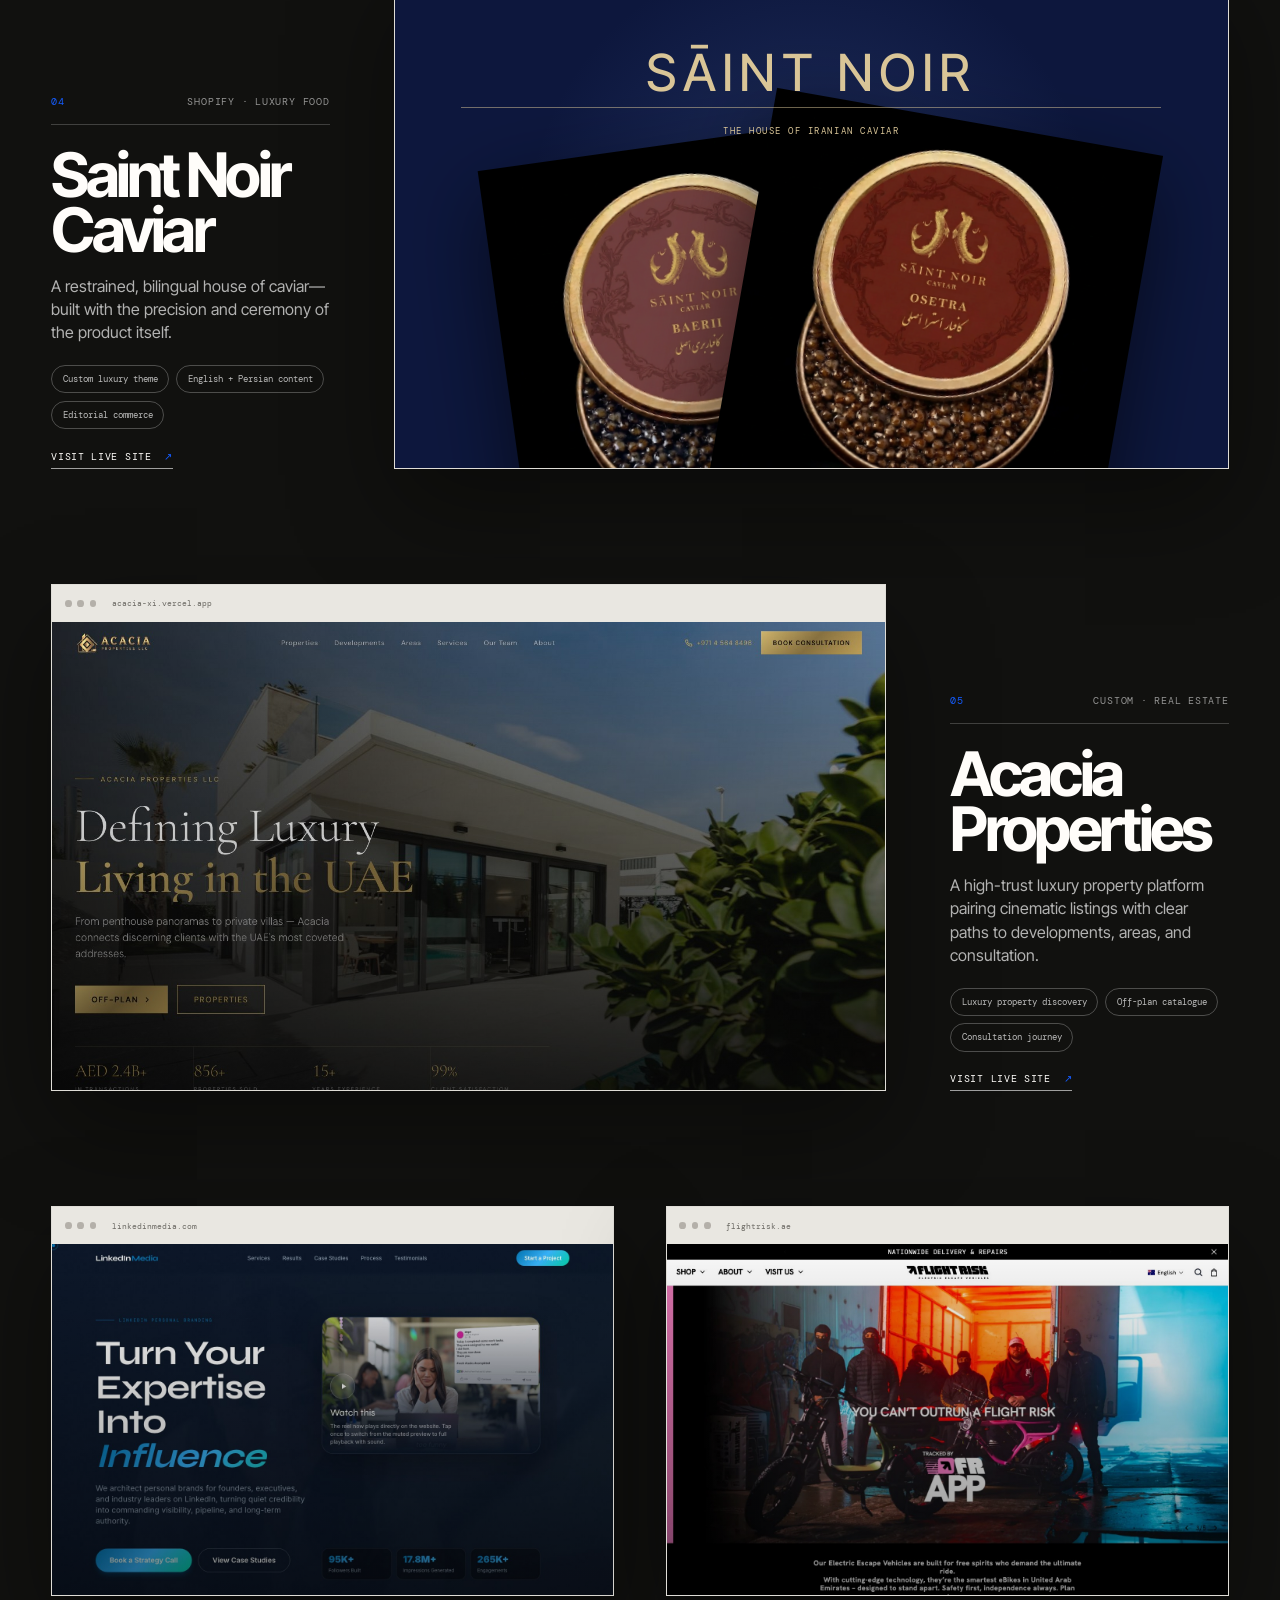
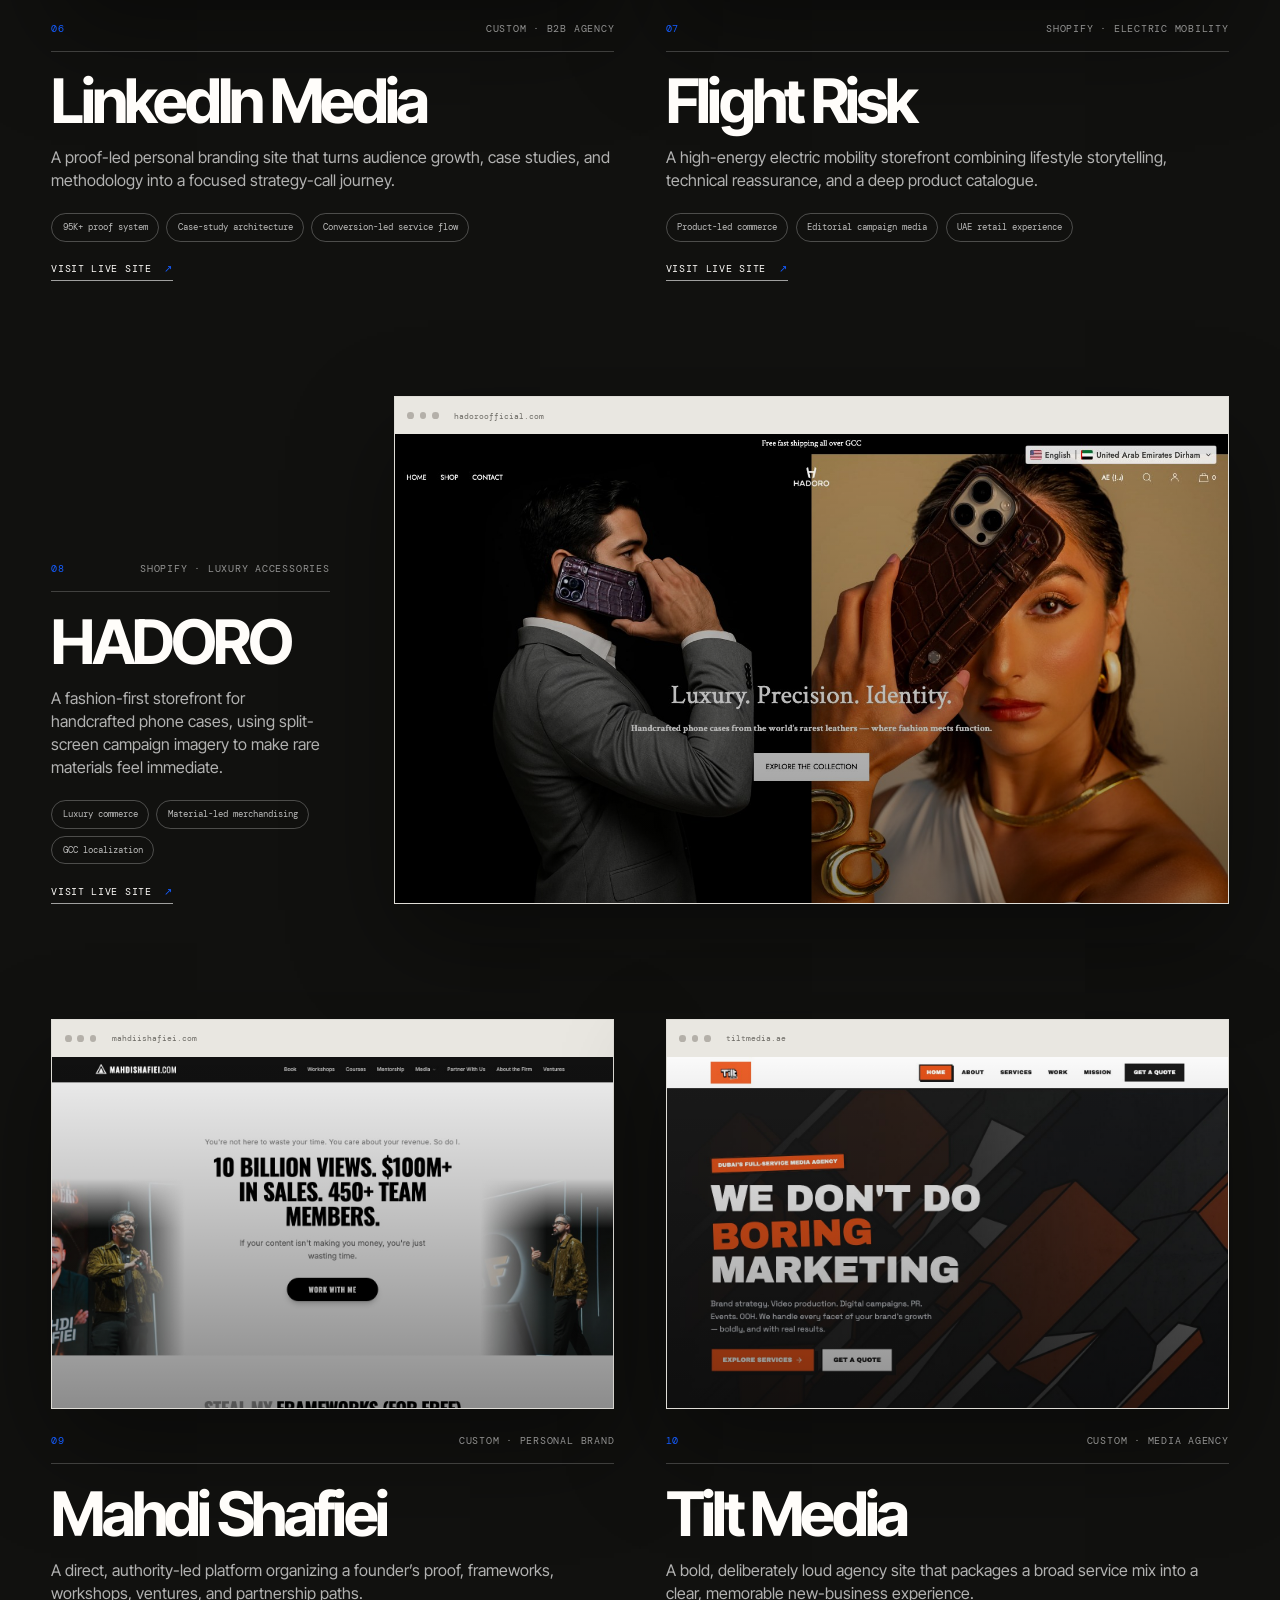
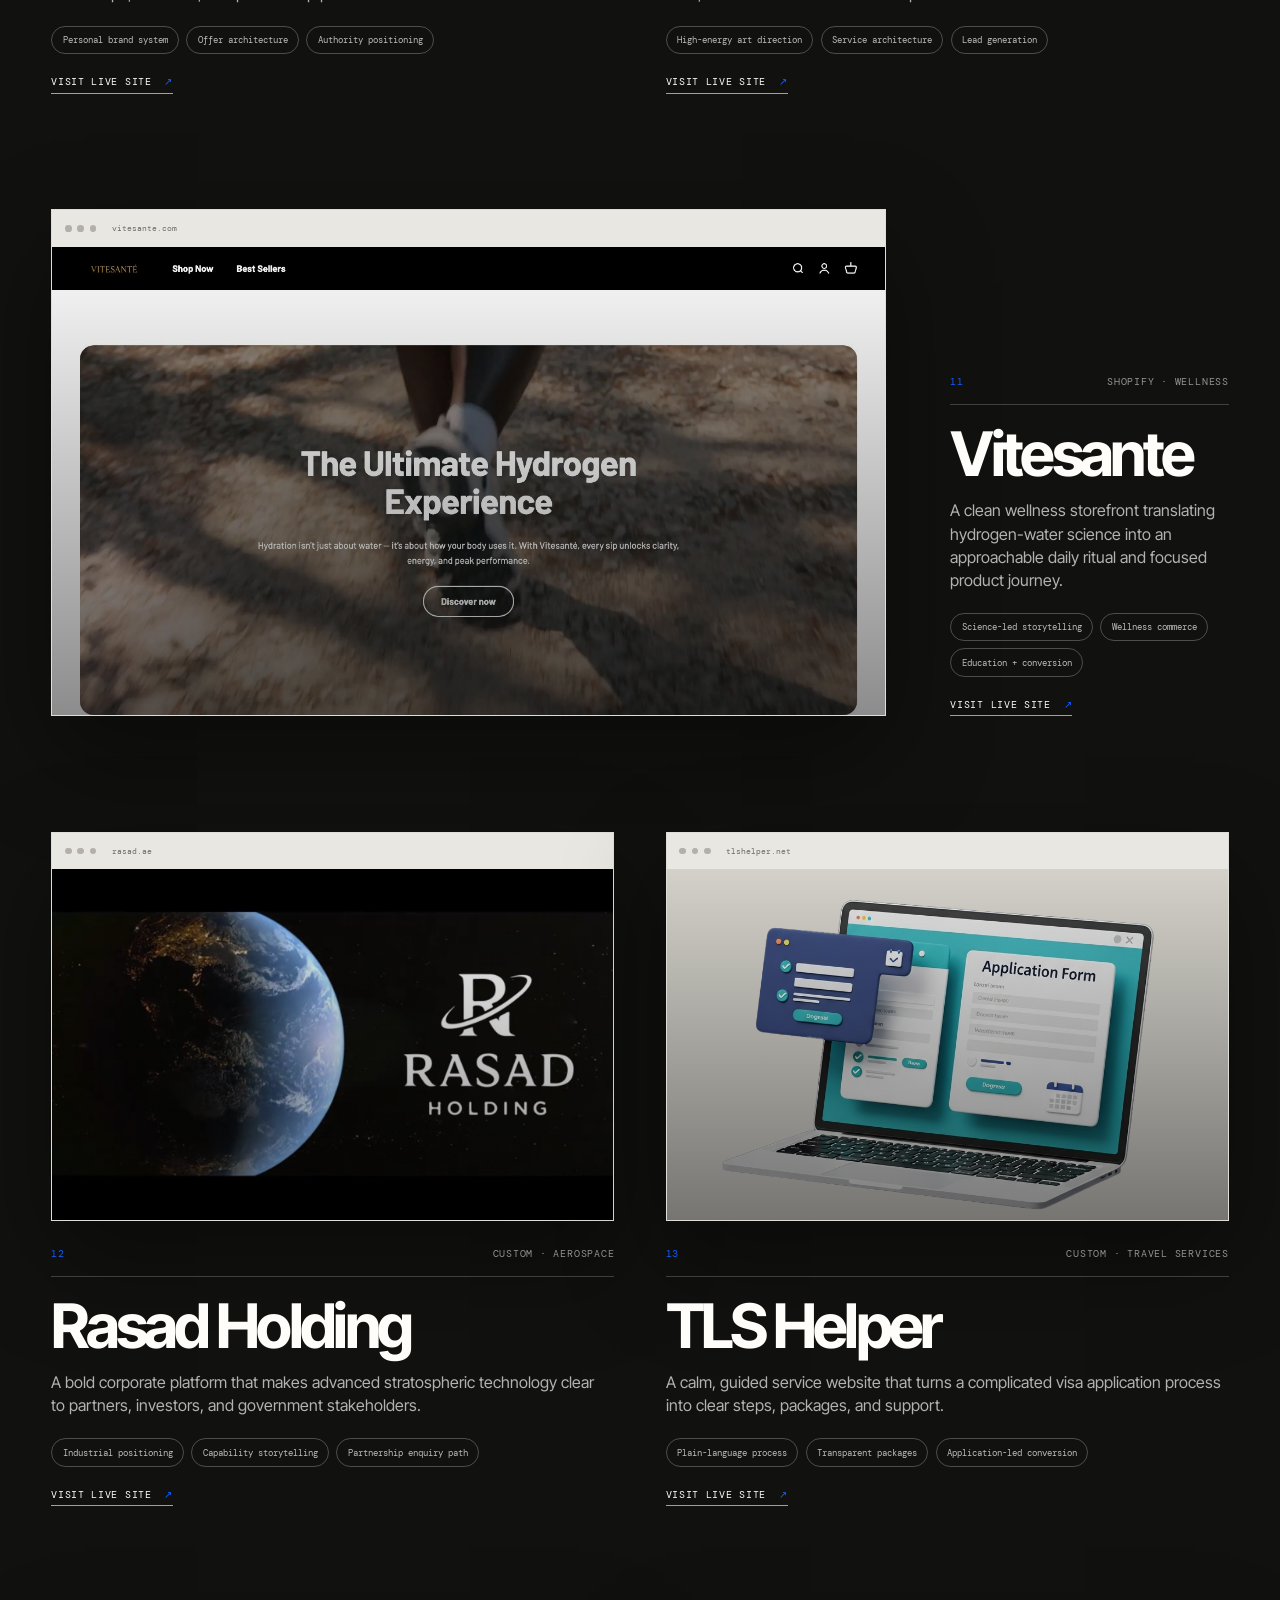
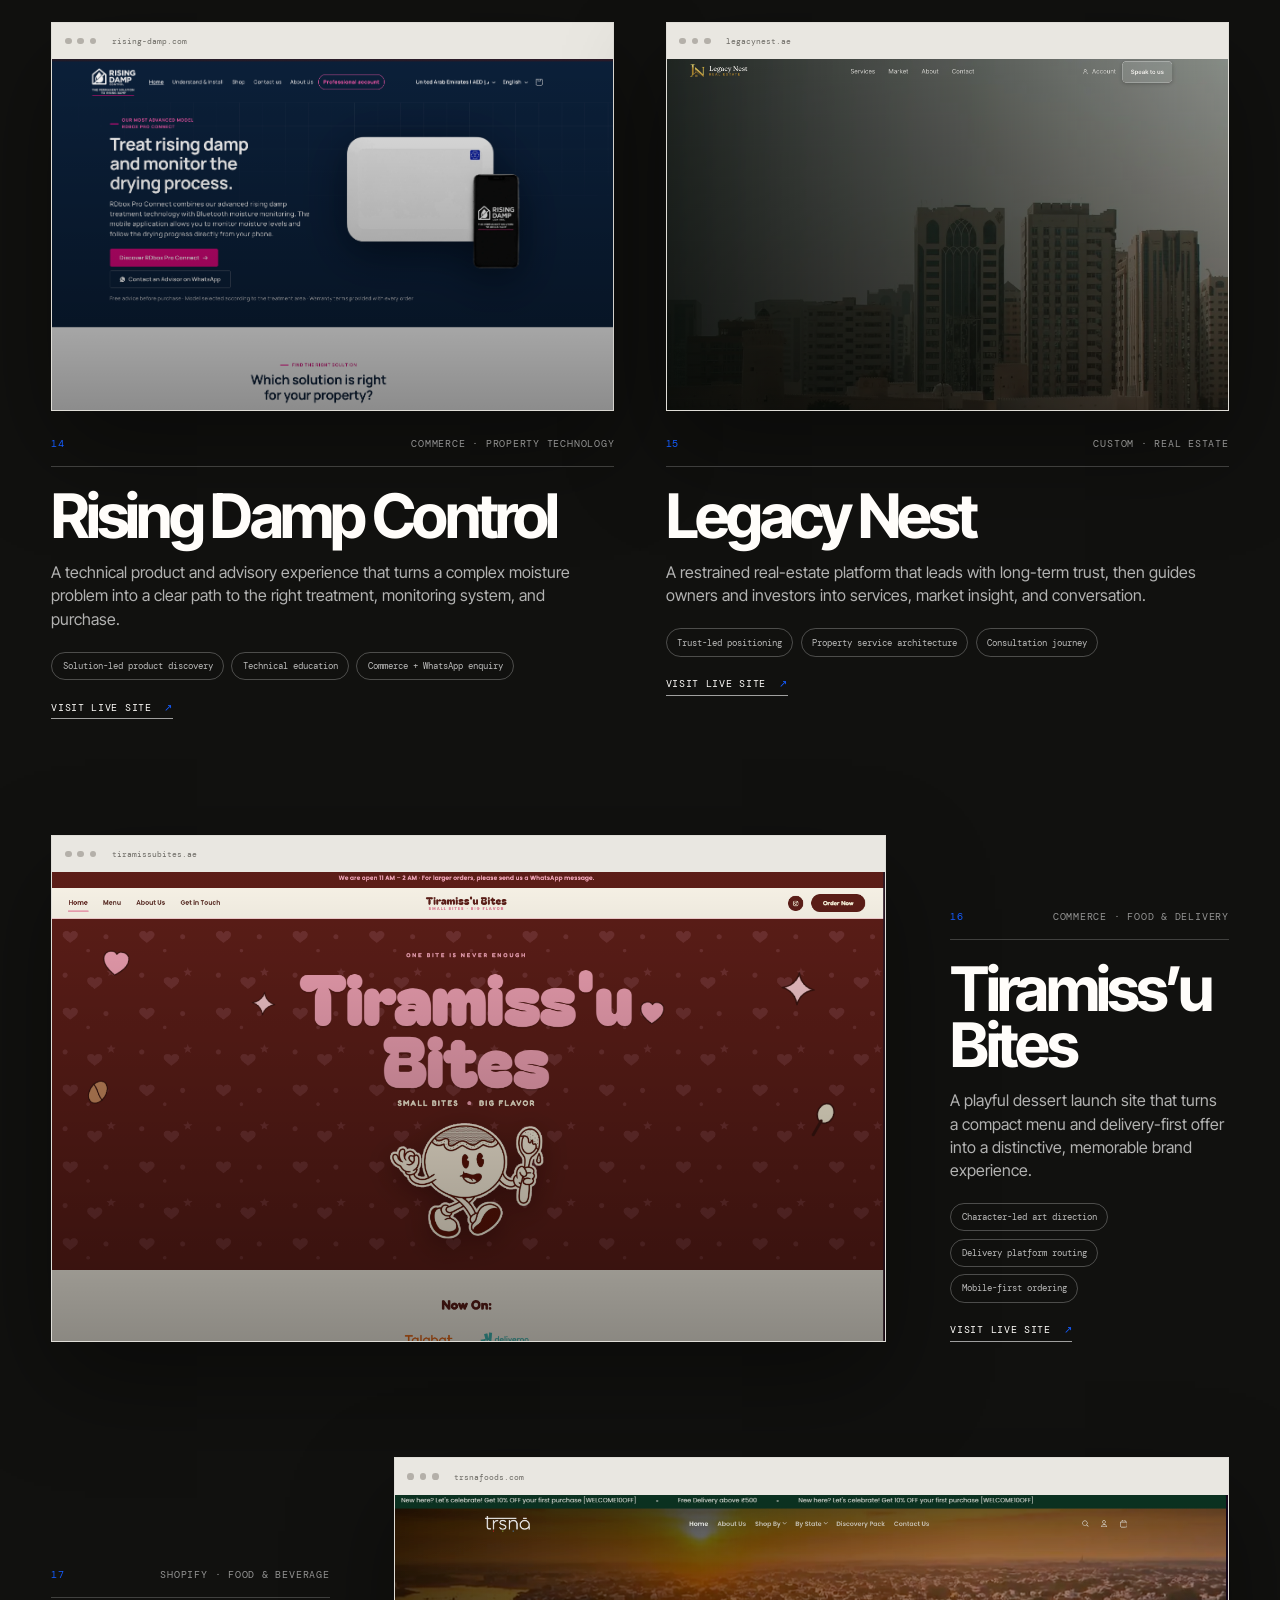
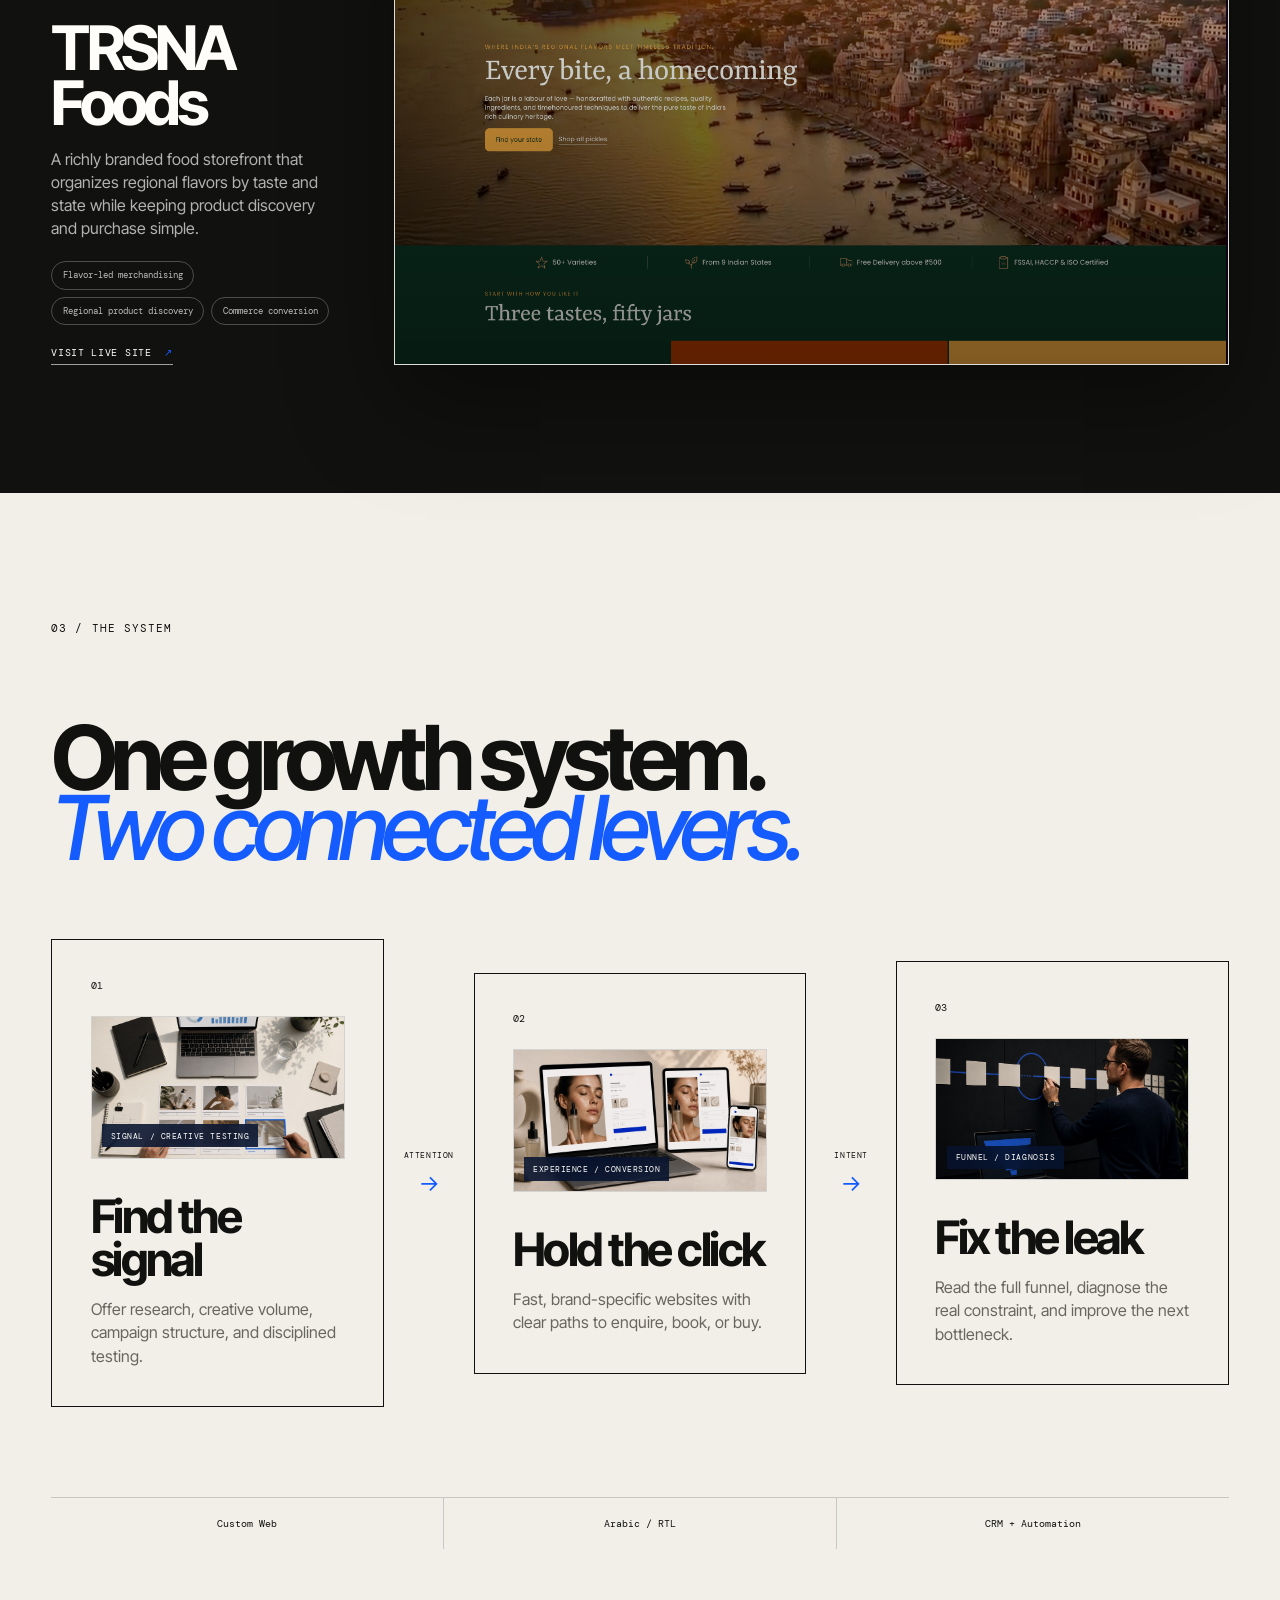
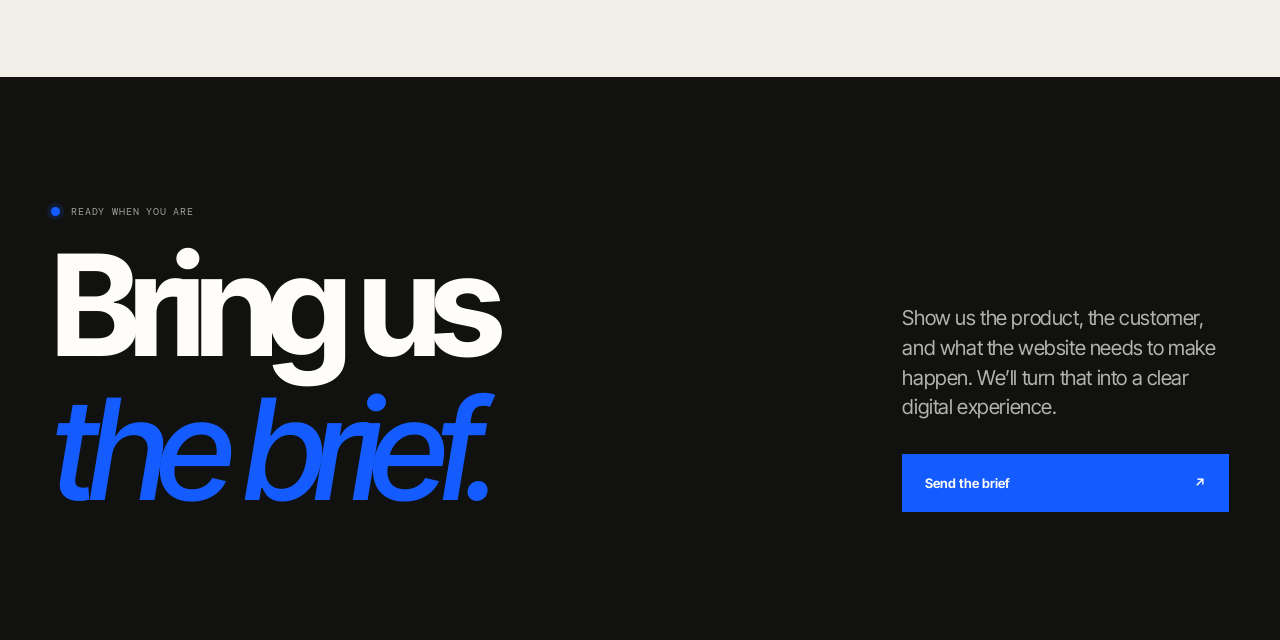
<file: websites.html>
<!doctype html>
<html lang="en">
  <head>
    <meta charset="UTF-8" />
    <meta name="viewport" content="width=device-width, initial-scale=1, viewport-fit=cover" />
    <meta name="theme-color" content="#07142f" />
    <meta name="apple-mobile-web-app-capable" content="yes" />
    <meta name="apple-mobile-web-app-status-bar-style" content="black-translucent" />
    <meta
      name="description"
      content="Seventeen custom website case studies from Trifid Media, spanning commerce, food, real estate, property technology, mobility, wellness, travel, aerospace, personal brands, and B2B services."
    />
    <title>Website Case Studies — Trifid Media</title>
    <link rel="alternate" hreflang="en" href="https://trifid-case-studies.vercel.app/websites.html" />
    <link rel="alternate" hreflang="ar" href="https://trifid-case-studies.vercel.app/websites-ar.html" />
    <link rel="alternate" hreflang="hi" href="https://trifid-case-studies.vercel.app/websites-hi.html" />
    <link rel="icon" href="favicon.svg" type="image/svg+xml" />
    <script>document.documentElement.classList.add("js");</script>
    <link rel="preconnect" href="https://fonts.googleapis.com" />
    <link rel="preconnect" href="https://fonts.gstatic.com" crossorigin />
    <link
      href="https://fonts.googleapis.com/css2?family=DM+Mono:wght@300;400;500&amp;family=Inter+Tight:ital,wght@0,400;0,500;0,600;0,700;0,800;1,500&amp;display=swap"
      rel="stylesheet"
    />
    <link rel="stylesheet" href="styles.css" />
    <script src="script.js" defer></script>
  </head>
  <body class="website-page">
    <a class="skip-link" href="#main">Skip to content</a>

    <header class="site-header" data-header>
      <a class="brand" href="index.html" aria-label="Trifid Media home">
        <span class="brand-mark" aria-hidden="true">T</span>
        <span>TRIFID<sup>®</sup></span>
      </a>

      <nav class="desktop-nav" aria-label="Main navigation">
        <a href="index.html">Ads <small>12</small></a>
        <a href="websites.html" class="active">Websites <small>17</small></a>
        <a href="ai-ads.html">AI Ads <small>05</small></a>
        <a href="creatives.html">Creatives <small>05</small></a>
      </nav>

      <div class="lang-switch-group" role="group" aria-label="Language">
        <a class="lang-switch active" href="websites.html" lang="en" hreflang="en" aria-current="true">English</a>
        <a class="lang-switch" href="websites-ar.html" lang="ar" hreflang="ar" aria-label="عرض الموقع باللغة العربية">العربية</a>
        <a class="lang-switch" href="websites-hi.html" lang="hi" hreflang="hi" aria-label="यह साइट हिन्दी में देखें">हिन्दी</a>
      </div>
    </header>

    <main id="main">
      <section class="hero website-hero website-hero--minimal" id="top">
        <div class="hero-grid" aria-hidden="true"></div>
        <div class="hero-copy">
          <div class="collection-tabs reveal" aria-label="Case study collections">
            <a href="index.html"><span>01</span> Ads</a>
            <a class="active" href="websites.html"><span>02</span> Websites</a>
            <a href="ai-ads.html"><span>03</span> AI Ads</a>
            <a href="creatives.html"><span>04</span> Creatives</a>
          </div>
          <div class="eyebrow reveal"><span></span> Custom · GCC</div>
          <h1 class="reveal reveal-delay-1">
            Websites that<br />
            <em>make action easy.</em>
          </h1>
          <p class="hero-lede reveal reveal-delay-2">
            Seventeen websites designed to help customers understand the offer, trust the brand, and take the next step.
          </p>
          <div class="hero-actions reveal reveal-delay-3">
            <a class="button button-dark" href="#websites">Explore the builds <span>↓</span></a>
          </div>
        </div>

        <div class="hero-stamp" aria-hidden="true">
          <span>SELECTED</span>
          <strong>WEBSITES</strong>
          <span>2026</span>
        </div>
      </section>

      <section class="proof-strip" aria-label="Website portfolio proof points">
        <div class="proof-strip__intro">
          <span class="mono">WHAT THIS MEANS</span>
          <p>We make the product easy to understand and the next action easy to take.</p>
        </div>
        <div class="proof-metric">
          <strong>09</strong>
          <span>Commerce experiences</span>
        </div>
        <div class="proof-metric">
          <strong>08</strong>
          <span>Custom brand websites</span>
        </div>
        <div class="proof-metric">
          <strong>17</strong>
          <span>Distinct visual systems</span>
        </div>
      </section>

      <section class="section websites-section" id="websites">
        <div class="section-heading section-heading--light reveal">
          <div>
            <span class="section-index">02 / WEBSITE CASE STUDIES</span>
            <h2>Clear websites.<br /><em>Built for action.</em></h2>
          </div>
          <p>
            Each example shows the brand, what we built, and how the experience helps people enquire, book, or buy.
          </p>
        </div>

        <div class="site-cases">
          <article class="site-case site-case--wide reveal">
            <div class="browser-frame">
              <div class="browser-bar"><i></i><i></i><i></i><span>maisonmiqu.com</span></div>
              <div class="site-preview maison-preview">
                <img src="assets/maison-miqu.jpg" alt="Maison Miqu luxury skincare website artwork" />
                <div class="preview-overlay preview-overlay--center">
                  <span>THE RITUAL OF</span>
                  <strong>TIMELESS SKIN</strong>
                  <span class="preview-button">DISCOVER THE SYSTEM</span>
                </div>
              </div>
            </div>
            <div class="site-copy">
              <div><span class="case-number">01</span><span class="case-type">SHOPIFY · BEAUTY</span></div>
              <h3>Maison Miqu</h3>
              <p>A clinical-luxury storefront that translates skincare science into a calm, guided buying ritual.</p>
              <ul><li>Brand-led art direction</li><li>Custom Shopify system</li><li>Product education flow</li></ul>
            </div>
          </article>

          <article class="site-case reveal">
            <div class="browser-frame browser-frame--portrait">
              <div class="browser-bar"><i></i><i></i><i></i><span>zarvan.co</span></div>
              <div class="site-preview zarvan-preview">
                <img src="assets/zarvan.jpg" alt="Zarvan sustainable fine jewelry website artwork" />
                <div class="preview-overlay preview-overlay--bottom">
                  <span>ZARVĀN · زَروان</span>
                  <strong>FROM DARKNESS,<br />LIGHT GREW.</strong>
                </div>
              </div>
            </div>
            <div class="site-copy">
              <div><span class="case-number">02</span><span class="case-type">SHOPIFY · FINE JEWELRY</span></div>
              <h3>Zarvan</h3>
              <p>A bilingual, editorial commerce system rooted in Persian heritage and measurable sustainability.</p>
              <ul><li>English + Persian direction</li><li>Modular Shopify sections</li><li>Sustainability storytelling</li></ul>
            </div>
          </article>

          <article class="site-case reveal reveal-delay-1">
            <div class="browser-frame browser-frame--portrait">
              <div class="browser-bar"><i></i><i></i><i></i><span>amarah-residences.com</span></div>
              <div class="site-preview amarah-preview">
                <img src="assets/amarah.jpg" alt="Amarah premium residences website artwork" />
                <div class="amarah-nav"><span>AMARAH</span><span>RESIDENCES · LIFESTYLE · LOCATION</span></div>
                <div class="preview-overlay preview-overlay--bottom preview-overlay--light">
                  <span>A PRIVATE WORLD WITHIN REACH</span>
                  <strong>COME HOME<br />TO POSSIBILITY.</strong>
                </div>
              </div>
            </div>
            <div class="site-copy">
              <div><span class="case-number">03</span><span class="case-type">CUSTOM · REAL ESTATE</span></div>
              <h3>Amarah</h3>
              <p>An immersive residential launch experience built to turn architectural vision into qualified interest.</p>
              <ul><li>Immersive art direction</li><li>Project exploration</li><li>Lead capture journey</li></ul>
              <a class="case-live-link" href="https://amarah-tau.vercel.app/" target="_blank" rel="noreferrer">Visit live site <span>↗</span></a>
            </div>
          </article>

          <article class="site-case site-case--wide site-case--reverse reveal">
            <div class="browser-frame">
              <div class="browser-bar"><i></i><i></i><i></i><span>saintnoircaviar.com</span></div>
              <div class="site-preview saint-preview">
                <div class="saint-wordmark">SĀINT NOIR</div>
                <div class="saint-rule"></div>
                <p>THE HOUSE OF IRANIAN CAVIAR</p>
                <img class="tin tin-one" src="assets/saint-noir-baerii.png" alt="Saint Noir Baerii caviar tin" />
                <img class="tin tin-two" src="assets/saint-noir-osetra.png" alt="Saint Noir Osetra caviar tin" />
              </div>
            </div>
            <div class="site-copy">
              <div><span class="case-number">04</span><span class="case-type">SHOPIFY · LUXURY FOOD</span></div>
              <h3>Saint Noir Caviar</h3>
              <p>A restrained, bilingual house of caviar—built with the precision and ceremony of the product itself.</p>
              <ul><li>Custom luxury theme</li><li>English + Persian content</li><li>Editorial commerce</li></ul>
              <a class="case-live-link" href="https://saintnoircaviar.com/" target="_blank" rel="noreferrer">Visit live site <span>↗</span></a>
            </div>
          </article>

          <article class="site-case site-case--wide reveal">
            <a class="browser-frame portfolio-frame" href="https://acacia-xi.vercel.app/" target="_blank" rel="noreferrer" aria-label="Visit the Acacia Properties website">
              <div class="browser-bar"><i></i><i></i><i></i><span>acacia-xi.vercel.app</span></div>
              <div class="site-preview portfolio-preview">
                <img src="assets/portfolio/acacia.jpg" loading="lazy" decoding="async" alt="Acacia Properties luxury real estate website homepage" />
              </div>
            </a>
            <div class="site-copy">
              <div><span class="case-number">05</span><span class="case-type">CUSTOM · REAL ESTATE</span></div>
              <h3>Acacia Properties</h3>
              <p>A high-trust luxury property platform pairing cinematic listings with clear paths to developments, areas, and consultation.</p>
              <ul><li>Luxury property discovery</li><li>Off-plan catalogue</li><li>Consultation journey</li></ul>
              <a class="case-live-link" href="https://acacia-xi.vercel.app/" target="_blank" rel="noreferrer">Visit live site <span>↗</span></a>
            </div>
          </article>

          <article class="site-case reveal">
            <a class="browser-frame browser-frame--portrait portfolio-frame" href="https://www.linkedinmedia.com/" target="_blank" rel="noreferrer" aria-label="Visit the LinkedIn Media website">
              <div class="browser-bar"><i></i><i></i><i></i><span>linkedinmedia.com</span></div>
              <div class="site-preview portfolio-preview">
                <img src="assets/portfolio/linkedin-media.jpg" loading="lazy" decoding="async" alt="LinkedIn Media personal branding agency website homepage" />
              </div>
            </a>
            <div class="site-copy">
              <div><span class="case-number">06</span><span class="case-type">CUSTOM · B2B AGENCY</span></div>
              <h3>LinkedIn Media</h3>
              <p>A proof-led personal branding site that turns audience growth, case studies, and methodology into a focused strategy-call journey.</p>
              <ul><li>95K+ proof system</li><li>Case-study architecture</li><li>Conversion-led service flow</li></ul>
              <a class="case-live-link" href="https://www.linkedinmedia.com/" target="_blank" rel="noreferrer">Visit live site <span>↗</span></a>
            </div>
          </article>

          <article class="site-case reveal reveal-delay-1">
            <a class="browser-frame browser-frame--portrait portfolio-frame" href="https://flightrisk.ae/" target="_blank" rel="noreferrer" aria-label="Visit the Flight Risk website">
              <div class="browser-bar"><i></i><i></i><i></i><span>flightrisk.ae</span></div>
              <div class="site-preview portfolio-preview">
                <img src="assets/portfolio/flight-risk.jpg" loading="lazy" decoding="async" alt="Flight Risk electric bike commerce website homepage" />
              </div>
            </a>
            <div class="site-copy">
              <div><span class="case-number">07</span><span class="case-type">SHOPIFY · ELECTRIC MOBILITY</span></div>
              <h3>Flight Risk</h3>
              <p>A high-energy electric mobility storefront combining lifestyle storytelling, technical reassurance, and a deep product catalogue.</p>
              <ul><li>Product-led commerce</li><li>Editorial campaign media</li><li>UAE retail experience</li></ul>
              <a class="case-live-link" href="https://flightrisk.ae/" target="_blank" rel="noreferrer">Visit live site <span>↗</span></a>
            </div>
          </article>

          <article class="site-case site-case--wide site-case--reverse reveal">
            <a class="browser-frame portfolio-frame" href="https://hadoroofficial.com/" target="_blank" rel="noreferrer" aria-label="Visit the HADORO website">
              <div class="browser-bar"><i></i><i></i><i></i><span>hadoroofficial.com</span></div>
              <div class="site-preview portfolio-preview">
                <img src="assets/portfolio/hadoro.jpg" loading="lazy" decoding="async" alt="HADORO handcrafted luxury accessories website homepage" />
              </div>
            </a>
            <div class="site-copy">
              <div><span class="case-number">08</span><span class="case-type">SHOPIFY · LUXURY ACCESSORIES</span></div>
              <h3>HADORO</h3>
              <p>A fashion-first storefront for handcrafted phone cases, using split-screen campaign imagery to make rare materials feel immediate.</p>
              <ul><li>Luxury commerce</li><li>Material-led merchandising</li><li>GCC localization</li></ul>
              <a class="case-live-link" href="https://hadoroofficial.com/" target="_blank" rel="noreferrer">Visit live site <span>↗</span></a>
            </div>
          </article>

          <article class="site-case reveal">
            <a class="browser-frame browser-frame--portrait portfolio-frame" href="https://www.mahdiishafiei.com/" target="_blank" rel="noreferrer" aria-label="Visit the Mahdi Shafiei website">
              <div class="browser-bar"><i></i><i></i><i></i><span>mahdiishafiei.com</span></div>
              <div class="site-preview portfolio-preview">
                <img src="assets/portfolio/mahdi-shafiei.jpg" loading="lazy" decoding="async" alt="Mahdi Shafiei founder and speaker website homepage" />
              </div>
            </a>
            <div class="site-copy">
              <div><span class="case-number">09</span><span class="case-type">CUSTOM · PERSONAL BRAND</span></div>
              <h3>Mahdi Shafiei</h3>
              <p>A direct, authority-led platform organizing a founder’s proof, frameworks, workshops, ventures, and partnership paths.</p>
              <ul><li>Personal brand system</li><li>Offer architecture</li><li>Authority positioning</li></ul>
              <a class="case-live-link" href="https://www.mahdiishafiei.com/" target="_blank" rel="noreferrer">Visit live site <span>↗</span></a>
            </div>
          </article>

          <article class="site-case reveal reveal-delay-1">
            <a class="browser-frame browser-frame--portrait portfolio-frame" href="https://www.tiltmedia.ae/" target="_blank" rel="noreferrer" aria-label="Visit the Tilt Media website">
              <div class="browser-bar"><i></i><i></i><i></i><span>tiltmedia.ae</span></div>
              <div class="site-preview portfolio-preview">
                <img src="assets/portfolio/tilt-media.jpg" loading="lazy" decoding="async" alt="Tilt Media digital marketing agency website homepage" />
              </div>
            </a>
            <div class="site-copy">
              <div><span class="case-number">10</span><span class="case-type">CUSTOM · MEDIA AGENCY</span></div>
              <h3>Tilt Media</h3>
              <p>A bold, deliberately loud agency site that packages a broad service mix into a clear, memorable new-business experience.</p>
              <ul><li>High-energy art direction</li><li>Service architecture</li><li>Lead generation</li></ul>
              <a class="case-live-link" href="https://www.tiltmedia.ae/" target="_blank" rel="noreferrer">Visit live site <span>↗</span></a>
            </div>
          </article>

          <article class="site-case site-case--wide reveal">
            <a class="browser-frame portfolio-frame" href="https://www.vitesante.com/" target="_blank" rel="noreferrer" aria-label="Visit the Vitesante website">
              <div class="browser-bar"><i></i><i></i><i></i><span>vitesante.com</span></div>
              <div class="site-preview portfolio-preview">
                <img src="assets/portfolio/vitesante.jpg" loading="lazy" decoding="async" alt="Vitesante hydrogen wellness commerce website homepage" />
              </div>
            </a>
            <div class="site-copy">
              <div><span class="case-number">11</span><span class="case-type">SHOPIFY · WELLNESS</span></div>
              <h3>Vitesante</h3>
              <p>A clean wellness storefront translating hydrogen-water science into an approachable daily ritual and focused product journey.</p>
              <ul><li>Science-led storytelling</li><li>Wellness commerce</li><li>Education + conversion</li></ul>
              <a class="case-live-link" href="https://www.vitesante.com/" target="_blank" rel="noreferrer">Visit live site <span>↗</span></a>
            </div>
          </article>

          <article class="site-case reveal">
            <a class="browser-frame browser-frame--portrait portfolio-frame" href="https://rasad.ae/" target="_blank" rel="noreferrer" aria-label="Visit the Rasad Holding website">
              <div class="browser-bar"><i></i><i></i><i></i><span>rasad.ae</span></div>
              <div class="site-preview portfolio-preview rasad-preview">
                <img src="assets/portfolio/rasad-hero.jpg" loading="lazy" decoding="async" alt="Rasad Holding brand shown beside Earth from space" />
              </div>
            </a>
            <div class="site-copy">
              <div><span class="case-number">12</span><span class="case-type">CUSTOM · AEROSPACE</span></div>
              <h3>Rasad Holding</h3>
              <p>A bold corporate platform that makes advanced stratospheric technology clear to partners, investors, and government stakeholders.</p>
              <ul><li>Industrial positioning</li><li>Capability storytelling</li><li>Partnership enquiry path</li></ul>
              <a class="case-live-link" href="https://rasad.ae/" target="_blank" rel="noreferrer">Visit live site <span>↗</span></a>
            </div>
          </article>

          <article class="site-case reveal reveal-delay-1">
            <a class="browser-frame browser-frame--portrait portfolio-frame" href="https://tlshelper.net/" target="_blank" rel="noreferrer" aria-label="Visit the TLS Helper website">
              <div class="browser-bar"><i></i><i></i><i></i><span>tlshelper.net</span></div>
              <div class="site-preview portfolio-preview tls-helper-preview">
                <img src="assets/portfolio/tls-helper.png" loading="lazy" decoding="async" alt="TLS Helper visa application assistance website artwork" />
              </div>
            </a>
            <div class="site-copy">
              <div><span class="case-number">13</span><span class="case-type">CUSTOM · TRAVEL SERVICES</span></div>
              <h3>TLS Helper</h3>
              <p>A calm, guided service website that turns a complicated visa application process into clear steps, packages, and support.</p>
              <ul><li>Plain-language process</li><li>Transparent packages</li><li>Application-led conversion</li></ul>
              <a class="case-live-link" href="https://tlshelper.net/" target="_blank" rel="noreferrer">Visit live site <span>↗</span></a>
            </div>
          </article>

          <article class="site-case reveal">
            <a class="browser-frame browser-frame--portrait portfolio-frame" href="https://rising-damp.com/" target="_blank" rel="noreferrer" aria-label="Visit the Rising Damp Control website">
              <div class="browser-bar"><i></i><i></i><i></i><span>rising-damp.com</span></div>
              <div class="site-preview portfolio-preview">
                <img src="assets/portfolio/rising-damp.png" loading="lazy" decoding="async" alt="Rising Damp Control product and treatment website homepage" />
              </div>
            </a>
            <div class="site-copy">
              <div><span class="case-number">14</span><span class="case-type">COMMERCE · PROPERTY TECHNOLOGY</span></div>
              <h3>Rising Damp Control</h3>
              <p>A technical product and advisory experience that turns a complex moisture problem into a clear path to the right treatment, monitoring system, and purchase.</p>
              <ul><li>Solution-led product discovery</li><li>Technical education</li><li>Commerce + WhatsApp enquiry</li></ul>
              <a class="case-live-link" href="https://rising-damp.com/" target="_blank" rel="noreferrer">Visit live site <span>↗</span></a>
            </div>
          </article>

          <article class="site-case reveal reveal-delay-1">
            <a class="browser-frame browser-frame--portrait portfolio-frame" href="https://legacynest.ae/" target="_blank" rel="noreferrer" aria-label="Visit the Legacy Nest website">
              <div class="browser-bar"><i></i><i></i><i></i><span>legacynest.ae</span></div>
              <div class="site-preview portfolio-preview">
                <img src="assets/portfolio/legacy-nest.png" loading="lazy" decoding="async" alt="Legacy Nest Abu Dhabi real estate website homepage" />
              </div>
            </a>
            <div class="site-copy">
              <div><span class="case-number">15</span><span class="case-type">CUSTOM · REAL ESTATE</span></div>
              <h3>Legacy Nest</h3>
              <p>A restrained real-estate platform that leads with long-term trust, then guides owners and investors into services, market insight, and conversation.</p>
              <ul><li>Trust-led positioning</li><li>Property service architecture</li><li>Consultation journey</li></ul>
              <a class="case-live-link" href="https://legacynest.ae/" target="_blank" rel="noreferrer">Visit live site <span>↗</span></a>
            </div>
          </article>

          <article class="site-case site-case--wide reveal">
            <a class="browser-frame portfolio-frame" href="https://tiramissubites.ae/" target="_blank" rel="noreferrer" aria-label="Visit the Tiramiss’u Bites website">
              <div class="browser-bar"><i></i><i></i><i></i><span>tiramissubites.ae</span></div>
              <div class="site-preview portfolio-preview">
                <img src="assets/portfolio/tiramissu-bites.png" loading="lazy" decoding="async" alt="Tiramiss’u Bites dessert delivery website homepage" />
              </div>
            </a>
            <div class="site-copy">
              <div><span class="case-number">16</span><span class="case-type">COMMERCE · FOOD &amp; DELIVERY</span></div>
              <h3>Tiramiss’u Bites</h3>
              <p>A playful dessert launch site that turns a compact menu and delivery-first offer into a distinctive, memorable brand experience.</p>
              <ul><li>Character-led art direction</li><li>Delivery platform routing</li><li>Mobile-first ordering</li></ul>
              <a class="case-live-link" href="https://tiramissubites.ae/" target="_blank" rel="noreferrer">Visit live site <span>↗</span></a>
            </div>
          </article>

          <article class="site-case site-case--wide site-case--reverse reveal">
            <a class="browser-frame portfolio-frame" href="https://trsnafoods.com/" target="_blank" rel="noreferrer" aria-label="Visit the TRSNA Foods website">
              <div class="browser-bar"><i></i><i></i><i></i><span>trsnafoods.com</span></div>
              <div class="site-preview portfolio-preview">
                <img src="assets/portfolio/trsna-foods.png" loading="lazy" decoding="async" alt="TRSNA Foods regional Indian pickle commerce website homepage" />
              </div>
            </a>
            <div class="site-copy">
              <div><span class="case-number">17</span><span class="case-type">SHOPIFY · FOOD &amp; BEVERAGE</span></div>
              <h3>TRSNA Foods</h3>
              <p>A richly branded food storefront that organizes regional flavors by taste and state while keeping product discovery and purchase simple.</p>
              <ul><li>Flavor-led merchandising</li><li>Regional product discovery</li><li>Commerce conversion</li></ul>
              <a class="case-live-link" href="https://trsnafoods.com/" target="_blank" rel="noreferrer">Visit live site <span>↗</span></a>
            </div>
          </article>
        </div>
      </section>

      <section class="approach-section" id="approach">
        <div class="approach-title reveal">
          <span class="section-index">03 / THE SYSTEM</span>
          <h2>One growth system.<br /><em>Two connected levers.</em></h2>
        </div>

        <div class="approach-diagram reveal">
          <div class="approach-card">
            <span class="approach-step">01</span>
            <div class="approach-media">
              <img src="assets/ai/find-signal.jpg" alt="Performance marketer comparing creative concepts and campaign signals" loading="lazy" decoding="async" />
              <span>SIGNAL / CREATIVE TESTING</span>
            </div>
            <h3>Find the signal</h3>
            <p>Offer research, creative volume, campaign structure, and disciplined testing.</p>
          </div>
          <div class="approach-join" aria-hidden="true"><span>ATTENTION</span><i>→</i></div>
          <div class="approach-card">
            <span class="approach-step">02</span>
            <div class="approach-media">
              <img src="assets/ai/hold-click.jpg" alt="Responsive premium product experience shown across laptop, tablet, and phone" loading="lazy" decoding="async" />
              <span>EXPERIENCE / CONVERSION</span>
            </div>
            <h3>Hold the click</h3>
            <p>Fast, brand-specific websites with clear paths to enquire, book, or buy.</p>
          </div>
          <div class="approach-join" aria-hidden="true"><span>INTENT</span><i>→</i></div>
          <div class="approach-card">
            <span class="approach-step">03</span>
            <div class="approach-media">
              <img src="assets/ai/fix-leak.jpg" alt="Growth strategist repairing a break in the customer journey" loading="lazy" decoding="async" />
              <span>FUNNEL / DIAGNOSIS</span>
            </div>
            <h3>Fix the leak</h3>
            <p>Read the full funnel, diagnose the real constraint, and improve the next bottleneck.</p>
          </div>
        </div>

        <div class="capability-row" aria-label="Capabilities">
          <span>Custom Web</span><span>Arabic / RTL</span><span>CRM + Automation</span>
        </div>
      </section>

      <section class="contact-section" id="contact">
        <div class="contact-copy reveal">
          <span class="eyebrow eyebrow--light"><span></span> READY WHEN YOU ARE</span>
          <h2>Bring us<br /><em>the brief.</em></h2>
        </div>
        <div class="contact-side reveal reveal-delay-1">
          <p>Show us the product, the customer, and what the website needs to make happen. We’ll turn that into a clear digital experience.</p>
          <a class="button button-accent" href="mailto:9090mohammad123@gmail.com?subject=New%20website%20brief&body=Hi%20Mohammad%2C%0A%0AHere%27s%20the%20website%20I%20need%3A%0A%0AThe%20main%20goal%20is%3A%0A%0AMy%20target%20customer%20is%3A%0A">
            Send the brief <span>↗</span>
          </a>
        </div>
      </section>
    </main>

  </body>
</html>
</file>
<file: styles.css>
:root {
  --paper: #f1efe8;
  --paper-2: #e7e3d9;
  --ink: #11110f;
  --muted: #68665f;
  --line: rgba(17, 17, 15, 0.18);
  --acid: #145cff;
  --acid-2: #75a5ff;
  --wine: #071b3e;
  --blue: #07142f;
  --white: #fffdfa;
  --font-display: "Inter Tight", "Arial Narrow", Arial, sans-serif;
  --font-mono: "DM Mono", ui-monospace, SFMono-Regular, Menlo, monospace;
  --page-pad: clamp(1.25rem, 4vw, 4.5rem);
  --max-width: 1600px;
  --ease: cubic-bezier(0.22, 1, 0.36, 1);
}

* {
  box-sizing: border-box;
}

html {
  scroll-behavior: smooth;
  scroll-padding-top: 6rem;
  -webkit-text-size-adjust: 100%;
}

body {
  margin: 0;
  background: var(--paper);
  color: var(--ink);
  font-family: var(--font-display);
  -webkit-font-smoothing: antialiased;
  overflow-x: hidden;
}

body::before {
  position: fixed;
  inset: 0;
  z-index: 99;
  pointer-events: none;
  opacity: 0.035;
  content: "";
  background-image: url("data:image/svg+xml,%3Csvg viewBox='0 0 180 180' xmlns='http://www.w3.org/2000/svg'%3E%3Cfilter id='n'%3E%3CfeTurbulence type='fractalNoise' baseFrequency='.95' numOctaves='3' stitchTiles='stitch'/%3E%3C/filter%3E%3Crect width='100%25' height='100%25' filter='url(%23n)' opacity='.7'/%3E%3C/svg%3E");
}

a {
  color: inherit;
  text-decoration: none;
}

button,
a {
  -webkit-tap-highlight-color: transparent;
  touch-action: manipulation;
}

button {
  font: inherit;
}

img {
  display: block;
  max-width: 100%;
}

.skip-link {
  position: fixed;
  left: 1rem;
  top: -5rem;
  z-index: 1000;
  background: var(--ink);
  color: white;
  padding: 0.8rem 1rem;
}

.skip-link:focus {
  top: 1rem;
}

.site-header {
  position: fixed;
  z-index: 50;
  top: 0;
  left: 0;
  width: 100%;
  height: 5rem;
  padding: 0 var(--page-pad);
  display: grid;
  grid-template-columns: 1fr auto 1fr;
  align-items: center;
  border-bottom: 1px solid transparent;
  transition: background 300ms ease, border-color 300ms ease, height 300ms ease;
}

.site-header.is-scrolled {
  height: 4.25rem;
  background: rgba(241, 239, 232, 0.9);
  border-color: var(--line);
  backdrop-filter: blur(16px);
}

.brand {
  justify-self: start;
  display: inline-flex;
  align-items: center;
  gap: 0.65rem;
  font-size: 0.9rem;
  font-weight: 800;
  letter-spacing: 0.09em;
}

.brand sup {
  margin-left: 0.2rem;
  font-family: var(--font-mono);
  font-size: 0.45rem;
  vertical-align: top;
}

.brand-mark {
  width: 1.75rem;
  aspect-ratio: 1;
  display: grid;
  place-items: center;
  border: 1px solid currentColor;
  border-radius: 50%;
  font-family: var(--font-mono);
  font-size: 0.72rem;
  font-weight: 500;
}

.desktop-nav {
  display: flex;
  gap: 2rem;
  font-size: 0.8rem;
  font-weight: 600;
}

.desktop-nav a {
  position: relative;
}

.desktop-nav a small {
  margin-left: 0.25rem;
  color: var(--muted);
  font-family: var(--font-mono);
  font-size: 0.52rem;
  font-weight: 400;
}

.desktop-nav a.active {
  color: var(--acid);
}

.desktop-nav a.active small {
  color: currentColor;
}

.desktop-nav a::after {
  content: "";
  position: absolute;
  bottom: -0.35rem;
  left: 0;
  width: 100%;
  height: 1px;
  background: currentColor;
  transform: scaleX(0);
  transform-origin: right;
  transition: transform 250ms var(--ease);
}

.desktop-nav a:hover::after,
.desktop-nav a:focus-visible::after {
  transform: scaleX(1);
  transform-origin: left;
}

.header-cta {
  justify-self: end;
  display: inline-flex;
  align-items: center;
  gap: 1.2rem;
  border-bottom: 1px solid currentColor;
  padding-bottom: 0.3rem;
  font-size: 0.8rem;
  font-weight: 600;
}

.header-cta span,
.text-link span {
  transition: transform 250ms var(--ease);
}

.header-cta:hover span,
.header-cta:focus-visible span,
.text-link:hover span,
.text-link:focus-visible span {
  transform: translate(0.2rem, -0.2rem);
}

.menu-button,
.mobile-menu,
.mobile-dock,
.mobile-header-title {
  display: none;
}

.hero {
  min-height: 100svh;
  padding: clamp(8rem, 15vh, 11rem) var(--page-pad) 3rem;
  display: grid;
  grid-template-columns: minmax(0, 1.35fr) minmax(320px, 0.65fr);
  grid-template-rows: 1fr auto;
  align-items: center;
  gap: 2rem 6vw;
  position: relative;
  overflow: hidden;
  border-bottom: 1px solid var(--line);
}

.hero--minimal {
  min-height: 72svh;
  grid-template-columns: minmax(0, 1fr);
  grid-template-rows: 1fr;
  padding-bottom: clamp(5rem, 9vh, 8rem);
}

.hero--minimal .hero-copy {
  max-width: 76rem;
}

.hero--minimal h1 {
  margin-top: 2rem;
  width: fit-content;
  line-height: .84;
  letter-spacing: -.08em;
}

.hero--minimal h1 em {
  display: inline-block;
  margin-top: .16em;
  padding-right: .08em;
  font-size: .94em;
  letter-spacing: -.07em;
}

.website-hero--minimal {
  grid-template-columns: minmax(0, 1fr);
}

.website-hero--minimal .hero-copy {
  max-width: 76rem;
}

.hero-grid {
  position: absolute;
  inset: 0;
  opacity: 0.35;
  pointer-events: none;
  background-image: linear-gradient(to right, var(--line) 1px, transparent 1px), linear-gradient(to bottom, var(--line) 1px, transparent 1px);
  background-size: 10vw 10vw;
  mask-image: linear-gradient(to bottom, transparent 4rem, black 30%, transparent 92%);
}

.hero-copy,
.hero-proof,
.hero-stamp {
  position: relative;
  z-index: 2;
}

.collection-tabs {
  width: fit-content;
  display: inline-flex;
  border: 1px solid var(--ink);
}

.collection-tabs a {
  min-width: 8.5rem;
  padding: 0.72rem 0.9rem;
  display: flex;
  align-items: center;
  gap: 1.3rem;
  border-right: 1px solid var(--ink);
  font-size: 0.72rem;
  font-weight: 650;
  transition: background 200ms ease, color 200ms ease;
}

.collection-tabs a:last-child {
  border-right: 0;
}

.collection-tabs a span {
  font-family: var(--font-mono);
  font-size: 0.55rem;
  font-weight: 400;
}

.collection-tabs a:hover,
.collection-tabs a:focus-visible,
.collection-tabs a.active {
  background: var(--ink);
  color: var(--white);
}

.collection-tabs + .eyebrow {
  margin-top: 1.45rem;
}

.eyebrow {
  display: flex;
  align-items: center;
  gap: 0.7rem;
  font-family: var(--font-mono);
  font-size: clamp(0.64rem, 0.8vw, 0.78rem);
  letter-spacing: 0.08em;
  text-transform: uppercase;
}

.eyebrow > span {
  display: block;
  width: 0.55rem;
  aspect-ratio: 1;
  border-radius: 50%;
  background: var(--acid);
  box-shadow: 0 0 0 0.25rem rgba(20, 92, 255, 0.15);
}

.hero h1,
.section-heading h2,
.approach-title h2,
.contact-copy h2 {
  margin: 1.5rem 0 0;
  font-size: clamp(4.7rem, 9.7vw, 10.5rem);
  line-height: 0.78;
  letter-spacing: -0.075em;
  font-weight: 700;
}

.hero h1 {
  line-height: .92;
}

.hero h1 em,
.section-heading h2 em,
.approach-title h2 em,
.contact-copy h2 em {
  color: var(--acid);
  font-weight: 500;
}

.hero-lede {
  max-width: 38rem;
  margin: 2.25rem 0 0;
  font-size: clamp(1.15rem, 1.6vw, 1.5rem);
  line-height: 1.35;
  letter-spacing: -0.025em;
}

.hero-actions {
  margin-top: 2.4rem;
  display: flex;
  align-items: center;
  gap: 2rem;
}

.button {
  min-height: 3.65rem;
  padding: 0 1.35rem;
  display: inline-flex;
  align-items: center;
  justify-content: center;
  gap: 2.5rem;
  border: 1px solid transparent;
  font-size: 0.82rem;
  font-weight: 650;
  transition: transform 250ms var(--ease), background 250ms ease, color 250ms ease;
}

.button:hover,
.button:focus-visible {
  transform: translateY(-0.2rem);
}

.button-dark {
  background: var(--ink);
  color: var(--white);
}

.button-dark:hover,
.button-dark:focus-visible {
  background: var(--acid);
}

.text-link {
  display: inline-flex;
  align-items: center;
  gap: 1rem;
  padding-bottom: 0.3rem;
  border-bottom: 1px solid currentColor;
  font-size: 0.82rem;
  font-weight: 650;
}

.hero-proof {
  justify-self: end;
  width: min(100%, 31rem);
  min-height: 31rem;
  padding: clamp(1.5rem, 3vw, 2.5rem);
  display: flex;
  flex-direction: column;
  background: var(--acid);
  color: var(--white);
  clip-path: polygon(0 0, 100% 0, 100% calc(100% - 2.3rem), calc(100% - 2.3rem) 100%, 0 100%);
  box-shadow: 2rem 2rem 0 rgba(17, 17, 15, 0.06);
}

.proof-topline,
.proof-note {
  display: flex;
  justify-content: space-between;
  font-family: var(--font-mono);
  font-size: 0.66rem;
  letter-spacing: 0.05em;
}

.proof-number {
  margin-top: auto;
  font-size: clamp(7rem, 11vw, 11rem);
  line-height: 0.8;
  letter-spacing: -0.085em;
  font-weight: 750;
}

.proof-label {
  margin-top: 0.4rem;
  font-size: clamp(1.35rem, 2vw, 1.85rem);
  font-weight: 650;
  letter-spacing: -0.04em;
}

.proof-chart {
  height: 4.5rem;
  margin: 1.5rem 0 1rem;
  display: flex;
  align-items: end;
  gap: 0.35rem;
  border-bottom: 1px solid currentColor;
}

.proof-chart span {
  flex: 1;
  height: var(--h);
  background: currentColor;
  transform-origin: bottom;
  animation: chart-in 900ms var(--ease) both;
}

.proof-chart span:nth-child(2n) { animation-delay: 80ms; }
.proof-chart span:nth-child(3n) { animation-delay: 160ms; }

.web-hero-proof {
  background: var(--ink);
  color: var(--white);
  box-shadow: 2rem 2rem 0 rgba(20, 92, 255, 0.13);
}

.web-hero-proof .proof-number {
  color: var(--acid);
}

.web-project-list {
  margin-top: 2.2rem;
  display: grid;
  grid-template-columns: 1fr 1fr;
  border-top: 1px solid rgba(255,255,255,.18);
  border-left: 1px solid rgba(255,255,255,.18);
}

.web-project-list span {
  min-height: 2.25rem;
  padding: 0.5rem 0.65rem;
  display: flex;
  align-items: center;
  gap: 0.55rem;
  border-right: 1px solid rgba(255,255,255,.18);
  border-bottom: 1px solid rgba(255,255,255,.18);
  font-family: var(--font-mono);
  font-size: 0.54rem;
}

.web-project-list i {
  width: 0.38rem;
  aspect-ratio: 1;
  border-radius: 50%;
  background: var(--acid);
}

.hero-stamp {
  grid-column: 1 / -1;
  align-self: end;
  display: flex;
  align-items: center;
  justify-content: space-between;
  font-family: var(--font-mono);
  font-size: 0.62rem;
  letter-spacing: 0.09em;
}

.hero-stamp strong {
  font-size: 0.8rem;
  letter-spacing: 0.25em;
}

.proof-strip {
  max-width: var(--max-width);
  margin: 0 auto;
  padding: 0 var(--page-pad);
  display: grid;
  grid-template-columns: 1.35fr repeat(3, 0.75fr);
  border-bottom: 1px solid var(--line);
}

.proof-strip > div {
  min-height: 11.5rem;
  padding: 2rem clamp(1rem, 2.5vw, 2.5rem);
  display: flex;
  flex-direction: column;
  justify-content: center;
  border-right: 1px solid var(--line);
}

.proof-strip > div:first-child { padding-left: 0; }
.proof-strip > div:last-child { border-right: 0; }

.mono {
  font-family: var(--font-mono);
  font-size: 0.63rem;
  letter-spacing: 0.08em;
}

.proof-strip__intro p {
  max-width: 31rem;
  margin: 1rem 0 0;
  font-size: 1.15rem;
  line-height: 1.35;
  letter-spacing: -0.02em;
}

.proof-metric strong {
  font-size: clamp(2.5rem, 4vw, 4.6rem);
  line-height: 0.85;
  letter-spacing: -0.06em;
}

.proof-metric sup {
  color: var(--acid);
  font-size: 0.4em;
}

.proof-metric span {
  margin-top: 1rem;
  color: var(--muted);
  font-size: 0.73rem;
  line-height: 1.35;
}

.creative-edge-section {
  padding: clamp(6rem, 10vw, 10rem) var(--page-pad);
  background: var(--paper);
  border-bottom: 1px solid var(--line);
}

.creative-edge__intro,
.creative-edge__compare,
.creative-edge__statement {
  width: 100%;
  max-width: var(--max-width);
  margin-inline: auto;
}

.creative-edge__intro {
  display: grid;
  grid-template-columns: 1.25fr .75fr;
  align-items: end;
  gap: 7vw;
}

.creative-edge__intro h2 {
  margin: .85rem 0 0;
  font-size: clamp(3.7rem, 7.5vw, 8.5rem);
  line-height: .8;
  letter-spacing: -.075em;
}

.creative-edge__intro h2 em {
  color: var(--acid);
  font-weight: 500;
}

.creative-edge__context p {
  margin: 0;
  color: var(--muted);
  font-size: clamp(1rem, 1.35vw, 1.25rem);
  line-height: 1.5;
}

.creative-edge__context a,
.creative-edge__statement a {
  width: fit-content;
  min-height: 3rem;
  margin-top: 1.4rem;
  display: inline-flex;
  align-items: center;
  gap: 1rem;
  border-bottom: 1px solid currentColor;
  font-size: .78rem;
  font-weight: 700;
}

.creative-edge__compare {
  margin-top: clamp(3rem, 6vw, 6rem);
  display: grid;
  grid-template-columns: repeat(2, minmax(0, 1fr));
  gap: .75rem;
}

.creative-edge-card {
  min-height: 39rem;
  padding: clamp(1.5rem, 3vw, 3rem);
  display: flex;
  flex-direction: column;
  border: 1px solid var(--ink);
  border-radius: 1.4rem;
}

.creative-edge-card--problem {
  background: var(--white);
}

.creative-edge-card--answer {
  background: var(--wine);
  color: var(--white);
  border-color: var(--wine);
  box-shadow: 0 1.5rem 4rem rgba(7, 20, 47, .17);
}

.creative-edge-card__head {
  display: flex;
  align-items: center;
  justify-content: space-between;
  gap: 1rem;
  font-family: var(--font-mono);
  font-size: .6rem;
  letter-spacing: .07em;
}

.creative-edge-card__head strong {
  padding: .55rem .7rem;
  border: 1px solid currentColor;
  border-radius: 999px;
  font-size: .55rem;
  font-weight: 500;
}

.creative-edge-card--answer .creative-edge-card__head strong {
  border-color: var(--acid-2);
  background: var(--acid);
}

.creative-edge-card ol {
  margin: auto 0 0;
  padding: 0;
  list-style: none;
}

.creative-edge-card li {
  padding: 1.55rem 0;
  display: grid;
  grid-template-columns: 2rem 1fr;
  gap: 1rem;
  border-top: 1px solid currentColor;
}

.creative-edge-card li > span {
  color: var(--acid);
  font-family: var(--font-mono);
  font-size: .6rem;
}

.creative-edge-card li strong {
  display: block;
  font-size: clamp(1.45rem, 2.2vw, 2.25rem);
  line-height: 1;
  letter-spacing: -.045em;
}

.creative-edge-card li p {
  max-width: 34rem;
  margin: .7rem 0 0;
  color: var(--muted);
  line-height: 1.45;
}

.creative-edge-card--answer li p {
  color: rgba(255, 255, 255, .62);
}

.creative-edge__statement {
  margin-top: .75rem;
  padding: clamp(1.75rem, 4vw, 4rem);
  display: grid;
  grid-template-columns: .38fr 1fr auto;
  align-items: center;
  gap: 3rem;
  border-radius: 1.4rem;
  background: var(--acid);
  color: var(--white);
}

.creative-edge__statement > span {
  font-family: var(--font-mono);
  font-size: .6rem;
  letter-spacing: .08em;
}

.creative-edge__statement > strong {
  max-width: 47rem;
  font-size: clamp(1.75rem, 3vw, 3.3rem);
  line-height: .98;
  letter-spacing: -.05em;
}

.creative-edge__statement a {
  margin-top: 0;
  white-space: nowrap;
}

.program-section {
  padding: clamp(6rem, 10vw, 10rem) var(--page-pad);
  background: var(--ink);
  color: var(--white);
}

.program-heading {
  max-width: var(--max-width);
  margin: 0 auto clamp(3.5rem, 7vw, 7rem);
  display: grid;
  grid-template-columns: 1.45fr 0.55fr;
  align-items: end;
  gap: 6vw;
}

.program-heading h2,
.full-deck-heading h2 {
  margin: 0;
  font-size: clamp(3.7rem, 7.5vw, 8.5rem);
  line-height: 0.8;
  letter-spacing: -0.075em;
}

.program-heading h2 em,
.full-deck-heading h2 em {
  color: var(--acid);
  font-weight: 500;
}

.program-heading > p {
  margin: 0;
  color: rgba(255,255,255,.62);
  font-size: clamp(1rem, 1.35vw, 1.25rem);
  line-height: 1.5;
}

.program-grid {
  max-width: var(--max-width);
  margin: 0 auto;
  display: grid;
  grid-template-columns: repeat(3, minmax(0, 1fr));
  gap: 1px;
  background: rgba(255,255,255,.25);
  border: 1px solid rgba(255,255,255,.25);
}

.program-card {
  min-height: 34rem;
  padding: clamp(1.5rem, 3vw, 3rem);
  display: flex;
  flex-direction: column;
  background: var(--ink);
}

.program-card--accent {
  background: var(--acid);
  color: var(--white);
}

.program-card--dark {
  background: var(--wine);
}

.program-card__top {
  display: flex;
  justify-content: space-between;
  font-family: var(--font-mono);
  font-size: .58rem;
  letter-spacing: .07em;
}

.program-card h3 {
  margin: auto 0 2rem;
  font-size: clamp(2.5rem, 4.2vw, 4.8rem);
  line-height: .86;
  letter-spacing: -.06em;
}

.program-card ul {
  margin: 0;
  padding: 0;
  list-style: none;
}

.program-card li {
  padding: .72rem 0;
  border-top: 1px solid currentColor;
  font-family: var(--font-mono);
  font-size: .68rem;
  opacity: .72;
}

.program-system,
.operations-grid {
  max-width: var(--max-width);
  margin: clamp(5rem, 8vw, 8rem) auto 0;
  display: grid;
  grid-template-columns: .7fr 1.3fr;
  gap: 6vw;
  align-items: start;
}

.program-system__intro h3,
.operations-copy h3 {
  margin: 0;
  font-size: clamp(2.5rem, 4.5vw, 5rem);
  line-height: .9;
  letter-spacing: -.06em;
}

.program-system__intro p {
  max-width: 34rem;
  margin: 1.3rem 0 0;
  color: rgba(255,255,255,.58);
  line-height: 1.5;
}

.test-loop {
  display: grid;
  grid-template-columns: 1fr auto 1fr auto 1fr auto 1fr;
  align-items: center;
}

.test-loop > div {
  min-height: 23rem;
  padding: 1.25rem;
  display: flex;
  flex-direction: column;
  border: 1px solid rgba(255,255,255,.28);
}

.test-loop > div > span {
  color: var(--acid);
  font-family: var(--font-mono);
  font-size: .58rem;
}

.test-loop-media {
  margin: 1.1rem 0 1.5rem;
  aspect-ratio: 4 / 3;
  overflow: hidden;
  background: #101826;
  border: 1px solid rgba(255,255,255,.22);
}

.test-loop-media img {
  width: 100%;
  height: 100%;
  object-fit: cover;
  transition: transform 700ms var(--ease), filter 350ms ease;
}

.test-loop > div:hover .test-loop-media img {
  transform: scale(1.04);
  filter: saturate(1.08);
}

.test-loop > div > strong {
  margin-top: auto;
  font-size: 1.55rem;
  letter-spacing: -.035em;
}

.test-loop > div > small {
  margin-top: .45rem;
  color: rgba(255,255,255,.5);
  font-family: var(--font-mono);
  font-size: .52rem;
}

.test-loop > i {
  padding: .5rem;
  color: var(--acid);
  font-style: normal;
}

.operations-grid {
  padding-top: clamp(4rem, 7vw, 7rem);
  border-top: 1px solid rgba(255,255,255,.22);
}

.operations-timeline {
  display: grid;
  grid-template-columns: repeat(2, minmax(0, 1fr));
  border-top: 1px solid rgba(255,255,255,.28);
  border-left: 1px solid rgba(255,255,255,.28);
}

.operations-timeline article {
  min-height: 15rem;
  padding: 1.35rem;
  display: flex;
  flex-direction: column;
  border-right: 1px solid rgba(255,255,255,.28);
  border-bottom: 1px solid rgba(255,255,255,.28);
}

.operations-timeline span {
  color: var(--acid);
  font-family: var(--font-mono);
  font-size: .58rem;
}

.operation-icon {
  width: 3rem;
  height: 3rem;
  margin: 1.35rem 0 1.8rem;
  display: grid;
  place-items: center;
  color: var(--acid);
  border: 1px solid rgba(255,255,255,.28);
  transition: background 250ms ease, color 250ms ease, border-color 250ms ease;
}

.operation-icon svg {
  width: 1.45rem;
  height: 1.45rem;
  fill: none;
  stroke: currentColor;
  stroke-width: 1.5;
  stroke-linecap: round;
  stroke-linejoin: round;
}

.operations-timeline article:hover .operation-icon {
  background: var(--acid);
  color: var(--white);
  border-color: var(--acid);
}

.operations-timeline strong {
  margin-top: auto;
  font-size: 1.5rem;
}

.operations-timeline p {
  margin: .55rem 0 0;
  color: rgba(255,255,255,.52);
  font-size: .75rem;
  line-height: 1.4;
}

.section {
  padding: clamp(6rem, 10vw, 10rem) var(--page-pad);
}

.section-heading,
.approach-title {
  max-width: var(--max-width);
  margin: 0 auto clamp(4rem, 8vw, 8rem);
  display: grid;
  grid-template-columns: 1.55fr 0.45fr;
  align-items: end;
  gap: 5vw;
}

.section-index {
  display: block;
  margin-bottom: 1.5rem;
  font-family: var(--font-mono);
  font-size: 0.68rem;
  letter-spacing: 0.1em;
}

.section-heading h2,
.approach-title h2 {
  margin: 0;
  font-size: clamp(3.4rem, 7vw, 8rem);
}

.section-heading > p {
  margin: 0;
  font-size: clamp(1rem, 1.25vw, 1.2rem);
  line-height: 1.5;
  letter-spacing: -0.02em;
}

.ads-grid {
  max-width: var(--max-width);
  margin: 0 auto;
  display: grid;
  grid-template-columns: repeat(2, minmax(0, 1fr));
  gap: 1px;
  background: var(--ink);
  border: 1px solid var(--ink);
}

.ad-case {
  position: relative;
  min-height: 40rem;
  padding: clamp(1.5rem, 3.5vw, 3.5rem);
  display: flex;
  flex-direction: column;
  overflow: hidden;
  transition: transform 350ms var(--ease);
}

.ad-case:hover {
  z-index: 2;
  transform: translateY(-0.4rem);
}

.ad-case--blue { background: var(--acid); color: var(--white); }
.ad-case--ink { background: var(--ink); color: var(--white); }
.ad-case--paper { background: var(--paper-2); }
.ad-case--wine { background: var(--wine); color: var(--white); }

.case-head {
  display: flex;
  justify-content: space-between;
  font-family: var(--font-mono);
  font-size: 0.64rem;
  letter-spacing: 0.08em;
}

.ad-main-number {
  margin-top: auto;
  font-size: clamp(7rem, 14vw, 14rem);
  line-height: 0.74;
  letter-spacing: -0.09em;
  font-weight: 750;
}

.ad-case h3 {
  max-width: 34rem;
  margin: 1.5rem 0 0;
  font-size: clamp(2rem, 3.6vw, 4rem);
  line-height: 0.95;
  letter-spacing: -0.055em;
}

.ad-case > p {
  max-width: 37rem;
  margin: 1.3rem 0 2rem;
  opacity: 0.78;
  font-size: 1rem;
  line-height: 1.48;
}

.case-tags {
  margin-top: auto;
  display: flex;
  flex-wrap: wrap;
  gap: 0.45rem;
}

.case-tags span {
  padding: 0.5rem 0.7rem;
  border: 1px solid currentColor;
  border-radius: 3rem;
  font-family: var(--font-mono);
  font-size: 0.58rem;
  letter-spacing: 0.04em;
  text-transform: uppercase;
}

.case-library {
  max-width: var(--max-width);
  margin: clamp(5rem, 9vw, 9rem) auto 0;
  padding-top: clamp(3rem, 6vw, 6rem);
  border-top: 1px solid var(--line);
}

.case-library__head {
  margin-bottom: clamp(3rem, 5vw, 5rem);
}

.case-library__head .section-index {
  margin-bottom: 1rem;
}

.case-library__head h3 {
  margin: 0;
  max-width: 15em;
  font-size: clamp(2.5rem, 5vw, 5.5rem);
  line-height: 1;
  letter-spacing: -0.06em;
}

.button-outline {
  flex: 0 0 auto;
  border-color: var(--ink);
  background: transparent;
}

.button-outline:hover,
.button-outline:focus-visible {
  background: var(--ink);
  color: var(--white);
}

.documented-grid {
  display: grid;
  grid-template-columns: repeat(4, minmax(0, 1fr));
  border-top: 1px solid var(--ink);
  border-left: 1px solid var(--ink);
}

.documented-case {
  min-height: 19rem;
  padding: clamp(1.25rem, 2.2vw, 2.2rem);
  display: flex;
  flex-direction: column;
  border-right: 1px solid var(--ink);
  border-bottom: 1px solid var(--ink);
  transition: background 250ms ease, color 250ms ease;
}

.documented-case:hover {
  background: var(--ink);
  color: var(--white);
}

.documented-case > div {
  display: flex;
  justify-content: space-between;
  font-family: var(--font-mono);
  font-size: 0.56rem;
  letter-spacing: 0.07em;
}

.documented-case > div span:first-child {
  color: var(--acid);
}

.documented-case > strong {
  margin-top: auto;
  font-size: clamp(3rem, 5vw, 5rem);
  line-height: 0.8;
  letter-spacing: -0.07em;
}

.documented-case h4 {
  margin: 1.2rem 0 0;
  font-size: 1.25rem;
  letter-spacing: -0.035em;
}

.documented-case p {
  margin: 0.65rem 0 0;
  color: var(--muted);
  font-size: 0.78rem;
  line-height: 1.4;
}

.documented-case:hover p {
  color: rgba(255,255,255,.6);
}

.full-deck-section {
  padding: clamp(6rem, 10vw, 10rem) var(--page-pad);
  background: #d9d6ce;
  color: var(--ink);
}

.full-deck-heading {
  max-width: var(--max-width);
  margin: 0 auto clamp(4.5rem, 8vw, 8rem);
  padding-bottom: clamp(3rem, 5vw, 5rem);
  display: grid;
  grid-template-columns: 1fr;
  align-items: stretch;
  gap: 6vw;
  border-bottom: 1px solid rgba(17,17,15,.45);
}

.full-deck-heading h2 {
  line-height: .88;
}

.full-deck-heading__side {
  padding-left: clamp(1.5rem, 3vw, 3rem);
  display: flex;
  align-items: flex-end;
  border-left: 1px solid rgba(17,17,15,.35);
}

.full-deck-heading__side p {
  margin: 0;
  max-width: 31rem;
  color: var(--muted);
  font-size: 1rem;
  line-height: 1.5;
}

.deck-jump {
  max-width: var(--max-width);
  margin: 0 auto;
  display: grid;
  grid-template-columns: repeat(2, minmax(0, 1fr));
  border-top: 1px solid var(--ink);
  border-left: 1px solid var(--ink);
}

.deck-jump a {
  padding: 1rem;
  display: flex;
  align-items: center;
  gap: .7rem;
  border-right: 1px solid var(--ink);
  border-bottom: 1px solid var(--ink);
  font-size: .7rem;
  font-weight: 650;
  transition: background 200ms ease, color 200ms ease;
}

.deck-jump a:hover,
.deck-jump a:focus-visible {
  background: var(--ink);
  color: var(--white);
}

.deck-jump span {
  font-family: var(--font-mono);
  font-size: .52rem;
}

.deck-group {
  max-width: var(--max-width);
  margin: clamp(5rem, 9vw, 9rem) auto 0;
  scroll-margin-top: 5.5rem;
}

#deck-results {
  margin-top: 0;
}

#deck-results .deck-group__head h3 {
  justify-self: center;
  text-align: center;
}

.deck-group__head {
  padding-bottom: 1.1rem;
  display: grid;
  grid-template-columns: .35fr 1fr .35fr;
  align-items: end;
  border-bottom: 1px solid var(--ink);
}

.deck-group__head span {
  font-family: var(--font-mono);
  font-size: .6rem;
  letter-spacing: .08em;
}

.deck-group__head span:last-child {
  justify-self: end;
}

.deck-group__head h3 {
  margin: 0;
  font-size: clamp(2rem, 3.5vw, 3.8rem);
  line-height: .95;
  letter-spacing: -.055em;
}

.deck-gallery {
  margin-top: 1.25rem;
  display: grid;
  grid-template-columns: repeat(2, minmax(0, 1fr));
  gap: 1.25rem;
}

.deck-page {
  margin: 0;
}

.deck-page--wide {
  grid-column: 1 / -1;
}

.deck-page > a {
  display: block;
  overflow: hidden;
  background: white;
  border: 1px solid rgba(17,17,15,.45);
  box-shadow: 0 1.2rem 2.5rem rgba(17,17,15,.08);
  transition: transform 350ms var(--ease), box-shadow 350ms var(--ease);
}

.deck-page > a:hover,
.deck-page > a:focus-visible {
  transform: translateY(-.35rem);
  box-shadow: 0 2rem 4rem rgba(17,17,15,.16);
}

.deck-page img {
  width: 100%;
  height: auto;
}

.deck-page figcaption {
  padding: .8rem .1rem 0;
  display: flex;
  justify-content: space-between;
  gap: 1rem;
}

.deck-page figcaption span {
  color: var(--acid);
  font-family: var(--font-mono);
  font-size: .58rem;
}

.deck-page figcaption strong {
  font-size: .78rem;
  font-weight: 600;
  text-align: right;
}

.deck-case-bio {
  margin-top: .75rem;
  display: grid;
  grid-template-columns: repeat(3, minmax(0, 1fr));
  overflow: hidden;
  border: 1px solid rgba(17, 17, 15, .55);
  background: rgba(255, 253, 250, .58);
  box-shadow: 0 .8rem 2rem rgba(17, 17, 15, .06);
}

.deck-case-bio__item {
  min-width: 0;
  min-height: 6.8rem;
  padding: .85rem clamp(.75rem, 1.3vw, 1.15rem) 1rem;
  display: flex;
  flex-direction: column;
  justify-content: flex-end;
  gap: .28rem;
  border-inline-end: 1px solid rgba(17, 17, 15, .22);
}

.deck-case-bio__item:last-child {
  border-inline-end: 0;
}

.deck-case-bio__item span {
  margin-bottom: auto;
  color: var(--muted);
  font-family: var(--font-mono);
  font-size: .55rem;
  font-weight: 600;
  letter-spacing: .1em;
  text-transform: uppercase;
}

.deck-case-bio__item strong {
  font-size: clamp(1.05rem, 1.55vw, 1.45rem);
  font-variant-numeric: tabular-nums;
  font-weight: 750;
  letter-spacing: -.035em;
  line-height: 1;
}

.deck-case-bio__item small {
  color: var(--muted);
  font-size: .67rem;
  line-height: 1.25;
}

.deck-case-bio__item--after {
  background: var(--ink);
  color: var(--white);
}

.deck-case-bio__item--after span {
  color: var(--acid-2);
}

.deck-case-bio__item--after small,
.deck-case-bio__item--spend small {
  color: rgba(255, 253, 250, .7);
}

.deck-case-bio__item--spend {
  background: var(--acid);
  color: white;
}

.deck-case-bio__item--spend span {
  color: rgba(255, 255, 255, .72);
}

.spend-shift {
  margin-top: auto;
  display: grid;
  grid-template-columns: 1fr auto 1fr;
  align-items: end;
  gap: 1rem;
  padding-bottom: 2.5rem;
  border-bottom: 1px solid rgba(255, 255, 255, 0.25);
}

.spend-shift div:not(.shift-arrow) {
  display: flex;
  flex-direction: column;
  gap: 0.6rem;
}

.spend-shift span {
  color: rgba(255, 255, 255, 0.55);
  font-family: var(--font-mono);
  font-size: 0.57rem;
}

.spend-shift strong {
  font-size: clamp(1.8rem, 3.3vw, 3.8rem);
  letter-spacing: -0.055em;
}

.shift-arrow {
  color: var(--acid);
  font-size: 2rem;
}

.lead-lift {
  margin: 2rem 0;
  display: flex;
  align-items: end;
  gap: 1rem;
}

.lead-lift strong {
  color: var(--acid);
  font-size: clamp(4rem, 8vw, 8.5rem);
  line-height: 0.75;
  letter-spacing: -0.08em;
}

.lead-lift span {
  max-width: 7rem;
  font-size: 0.75rem;
  line-height: 1.2;
}

.commerce-equation {
  margin-top: auto;
  display: grid;
  grid-template-columns: 1fr auto 1fr;
  align-items: center;
  gap: 1rem;
}

.commerce-equation div {
  display: flex;
  flex-direction: column;
  gap: 0.65rem;
}

.commerce-equation strong {
  font-size: clamp(2.2rem, 4vw, 4.5rem);
  line-height: 0.9;
  letter-spacing: -0.065em;
}

.commerce-equation div:last-child strong { color: var(--acid); }
.commerce-equation div span { font-family: var(--font-mono); font-size: 0.65rem; }
.equation-mark { font-family: var(--font-mono); font-size: 1.5rem; }

.roas-number {
  position: relative;
  z-index: 2;
  margin-top: auto;
  color: var(--acid-2);
  font-size: clamp(8rem, 16vw, 16rem);
  line-height: 0.72;
  letter-spacing: -0.09em;
  font-weight: 750;
}

.roas-number small {
  display: inline-block;
  margin-left: .14em;
  font-size: 0.25em;
  letter-spacing: 0;
}

.roas-orbit {
  position: absolute;
  top: 18%;
  right: -10%;
  width: 72%;
  aspect-ratio: 1;
  border: 1px solid rgba(255,255,255,.18);
  border-radius: 50%;
}

.roas-orbit::before,
.roas-orbit::after {
  content: "";
  position: absolute;
  inset: 15%;
  border: 1px solid rgba(255,255,255,.12);
  border-radius: 50%;
}

.roas-orbit::after { inset: 32%; }

.roas-orbit span {
  position: absolute;
  width: 0.6rem;
  aspect-ratio: 1;
  border-radius: 50%;
  background: var(--acid);
}

.roas-orbit span:first-child { top: 9%; left: 22%; }
.roas-orbit span:last-child { right: 1%; bottom: 42%; }

.websites-section {
  background: var(--ink);
  color: var(--white);
}

.section-heading--light > p { color: rgba(255, 253, 250, 0.65); }

.site-cases {
  max-width: var(--max-width);
  margin: 0 auto;
  display: grid;
  grid-template-columns: repeat(2, minmax(0, 1fr));
  gap: clamp(4rem, 9vw, 9rem) clamp(1.5rem, 4vw, 4rem);
}

.site-case--wide {
  grid-column: 1 / -1;
  display: grid;
  grid-template-columns: minmax(0, 1.5fr) minmax(16rem, 0.5fr);
  align-items: end;
  gap: clamp(2rem, 5vw, 5rem);
}

.site-case--reverse {
  grid-template-columns: minmax(16rem, 0.5fr) minmax(0, 1.5fr);
}

.site-case--reverse .browser-frame { order: 2; }

.browser-frame {
  background: #d8d5ce;
  border: 1px solid rgba(255,255,255,.18);
  box-shadow: 0 2.5rem 6rem rgba(0,0,0,.38);
  overflow: hidden;
  transition: transform 500ms var(--ease), box-shadow 500ms var(--ease);
}

.site-case:hover .browser-frame {
  transform: translateY(-0.6rem);
  box-shadow: 0 3.5rem 8rem rgba(0,0,0,.48);
}

.browser-bar {
  height: 2.3rem;
  padding: 0 0.8rem;
  display: flex;
  align-items: center;
  gap: 0.35rem;
  background: #e9e7e1;
  color: #6b6963;
  font-family: var(--font-mono);
  font-size: 0.5rem;
}

.browser-bar i {
  width: 0.42rem;
  aspect-ratio: 1;
  border-radius: 50%;
  background: #b4b0a9;
}

.browser-bar span {
  margin-left: 0.6rem;
}

.site-preview {
  position: relative;
  aspect-ratio: 16 / 9;
  overflow: hidden;
}

.browser-frame--portrait .site-preview {
  aspect-ratio: 1 / 1.08;
}

.site-preview > img:not(.tin) {
  width: 100%;
  height: 100%;
  object-fit: cover;
  transition: transform 900ms var(--ease);
}

.site-case:hover .site-preview > img:not(.tin) { transform: scale(1.035); }

.portfolio-frame {
  display: block;
  color: inherit;
  cursor: pointer;
}

.portfolio-preview > img {
  object-position: top center;
}

.rasad-preview > img {
  object-position: center;
}

.tls-helper-preview > img {
  object-position: center;
}

.browser-frame--portrait .portfolio-preview {
  aspect-ratio: 16 / 10;
}

.portfolio-preview::after {
  background: linear-gradient(to bottom, transparent 68%, rgba(0,0,0,.16));
}

.site-preview::after {
  content: "";
  position: absolute;
  inset: 0;
  background: linear-gradient(to bottom, rgba(0,0,0,.02), rgba(0,0,0,.45));
}

.preview-overlay {
  position: absolute;
  z-index: 3;
  inset: 0;
  padding: clamp(1.5rem, 4vw, 4rem);
  display: flex;
  flex-direction: column;
  color: white;
}

.preview-overlay--center {
  align-items: center;
  justify-content: center;
  text-align: center;
}

.preview-overlay span,
.amarah-nav {
  font-family: var(--font-mono);
  font-size: clamp(0.45rem, 0.8vw, 0.7rem);
  letter-spacing: 0.17em;
}

.preview-overlay strong {
  margin-top: 0.5rem;
  font-size: clamp(1.6rem, 4.3vw, 4.7rem);
  line-height: 0.92;
  letter-spacing: -0.055em;
}

.preview-button {
  margin-top: 1.3rem;
  padding: 0.65rem 0.8rem;
  background: rgba(255,255,255,.9);
  color: var(--ink);
  font-family: var(--font-mono);
  font-size: 0.48rem;
  letter-spacing: 0.08em;
}

.zarvan-preview::after { background: linear-gradient(to top, rgba(9,8,4,.85), rgba(9,8,4,.02) 70%); }
.preview-overlay--bottom { justify-content: flex-end; }
.preview-overlay--bottom strong { font-weight: 450; }

.amarah-preview::after { background: linear-gradient(to top, rgba(13,17,14,.74), transparent 65%); }
.amarah-nav {
  position: absolute;
  z-index: 4;
  top: 0;
  left: 0;
  right: 0;
  padding: 1.2rem;
  display: flex;
  justify-content: space-between;
  color: white;
}
.amarah-nav span:first-child { font-weight: 700; font-family: var(--font-display); font-size: .75rem; }
.preview-overlay--light { color: #fffdf6; }

.saint-preview {
  background: #0d173d;
  color: #d9c597;
  display: grid;
  place-items: center;
}

.saint-preview::after {
  background: radial-gradient(circle at 50% 50%, rgba(80, 109, 181, 0.28), transparent 60%);
}

.saint-wordmark {
  position: absolute;
  z-index: 3;
  top: 9%;
  font-size: clamp(1.7rem, 4vw, 4.5rem);
  font-weight: 450;
  letter-spacing: 0.12em;
}

.saint-rule {
  position: absolute;
  z-index: 3;
  left: 8%;
  right: 8%;
  top: 23%;
  height: 1px;
  background: rgba(217, 197, 151, .5);
}

.saint-preview > p {
  position: absolute;
  z-index: 3;
  top: 25%;
  font-family: var(--font-mono);
  font-size: clamp(.4rem, .7vw, .65rem);
  letter-spacing: .17em;
}

.tin {
  position: absolute;
  z-index: 2;
  bottom: -14%;
  width: 47%;
  filter: drop-shadow(0 2rem 2.5rem rgba(0,0,0,.55));
  transition: transform 700ms var(--ease);
}

.tin-one { left: 13%; transform: rotate(-8deg); }
.tin-two { right: 12%; transform: rotate(10deg) translateY(-6%); }
.site-case:hover .tin-one { transform: rotate(-11deg) translate(-2%, -3%); }
.site-case:hover .tin-two { transform: rotate(13deg) translate(2%, -9%); }

.site-copy {
  padding-top: 1.6rem;
}

.site-copy > div:first-child {
  display: flex;
  align-items: center;
  justify-content: space-between;
  padding-bottom: 1rem;
  border-bottom: 1px solid rgba(255,255,255,.2);
  font-family: var(--font-mono);
  font-size: 0.6rem;
  letter-spacing: 0.08em;
}

.case-number { color: var(--acid); }
.case-type { color: rgba(255,255,255,.55); }

.site-copy h3 {
  margin: 1.35rem 0 0;
  font-size: clamp(2.25rem, 4.8vw, 5.5rem);
  line-height: 0.9;
  letter-spacing: -0.06em;
}

.site-copy p {
  max-width: 35rem;
  margin: 1.1rem 0 0;
  color: rgba(255,255,255,.68);
  font-size: 1rem;
  line-height: 1.45;
}

.site-copy ul {
  margin: 1.3rem 0 0;
  padding: 0;
  display: flex;
  flex-wrap: wrap;
  gap: .45rem;
  list-style: none;
}

.site-copy li {
  padding: .45rem .65rem;
  border: 1px solid rgba(255,255,255,.25);
  border-radius: 2rem;
  font-family: var(--font-mono);
  font-size: .55rem;
  color: rgba(255,255,255,.72);
}

.case-live-link {
  width: fit-content;
  margin-top: 1.3rem;
  padding-bottom: .3rem;
  display: inline-flex;
  align-items: center;
  gap: .8rem;
  border-bottom: 1px solid rgba(255,255,255,.6);
  color: var(--white);
  font-family: var(--font-mono);
  font-size: .62rem;
  letter-spacing: .07em;
  text-transform: uppercase;
}

.case-live-link span {
  color: var(--acid);
  transition: transform 250ms var(--ease);
}

.case-live-link:hover span,
.case-live-link:focus-visible span {
  transform: translate(.18rem, -.18rem);
}

.next-collection {
  padding: clamp(4rem, 8vw, 8rem) var(--page-pad);
  display: grid;
  grid-template-columns: 0.4fr 1.3fr 0.55fr;
  align-items: end;
  gap: 3vw;
  background: var(--acid);
  color: var(--white);
  border-top: 1px solid var(--ink);
  border-bottom: 1px solid var(--ink);
  overflow: hidden;
}

.next-collection--ads {
  background: var(--paper);
  color: var(--ink);
}

.next-collection__index,
.next-collection__count {
  font-family: var(--font-mono);
  font-size: 0.65rem;
  letter-spacing: 0.07em;
}

.next-collection strong {
  font-size: clamp(3.8rem, 8vw, 9rem);
  line-height: 0.78;
  letter-spacing: -0.075em;
}

.next-collection strong em {
  font-weight: 500;
}

.next-collection__count {
  justify-self: end;
  display: flex;
  align-items: center;
  gap: 1.5rem;
}

.next-collection__count i {
  font-family: var(--font-display);
  font-size: 1.4rem;
  font-style: normal;
  transition: transform 300ms var(--ease);
}

.next-collection:hover .next-collection__count i,
.next-collection:focus-visible .next-collection__count i {
  transform: translateX(0.7rem);
}

.approach-section {
  padding: clamp(6rem, 10vw, 10rem) var(--page-pad) 0;
}

.approach-title {
  grid-template-columns: 1fr;
  margin-bottom: clamp(3rem, 6vw, 6rem);
}

.approach-diagram {
  max-width: var(--max-width);
  margin: 0 auto;
  display: grid;
  grid-template-columns: 1fr auto 1fr auto 1fr;
  align-items: center;
}

.approach-card {
  min-height: 23rem;
  padding: clamp(1.5rem, 3vw, 3rem);
  display: flex;
  flex-direction: column;
  border: 1px solid var(--ink);
}

.approach-step {
  font-family: var(--font-mono);
  font-size: .65rem;
}

.approach-media {
  position: relative;
  margin: 1.5rem 0 2.25rem;
  aspect-ratio: 16 / 9;
  overflow: hidden;
  background: var(--white);
  border: 1px solid var(--line);
}

.approach-media img {
  width: 100%;
  height: 100%;
  object-fit: cover;
  transition: transform 700ms var(--ease), filter 350ms ease;
}

.approach-media > span {
  position: absolute;
  left: .65rem;
  bottom: .65rem;
  padding: .42rem .55rem;
  background: rgba(7, 20, 47, .88);
  color: var(--white);
  font-family: var(--font-mono);
  font-size: .48rem;
  letter-spacing: .07em;
  backdrop-filter: blur(8px);
}

.approach-card:hover .approach-media img {
  transform: scale(1.035);
  filter: saturate(1.05);
}

.approach-card h3 {
  margin: auto 0 1rem;
  font-size: clamp(2rem, 3.6vw, 3.75rem);
  line-height: .95;
  letter-spacing: -.055em;
}

.approach-card p {
  margin: 0;
  max-width: 24rem;
  color: var(--muted);
  line-height: 1.45;
}

.approach-join {
  width: clamp(3.5rem, 7vw, 7rem);
  display: flex;
  flex-direction: column;
  align-items: center;
  gap: .55rem;
}

.approach-join span {
  font-family: var(--font-mono);
  font-size: .48rem;
  letter-spacing: .08em;
}

.approach-join i {
  color: var(--acid);
  font-style: normal;
  font-size: 1.4rem;
}

.capability-row {
  max-width: var(--max-width);
  margin: clamp(4rem, 7vw, 7rem) auto 0;
  display: flex;
  justify-content: center;
  flex-wrap: wrap;
  border-top: 1px solid var(--line);
}

.capability-row span {
  flex: 1;
  min-width: 9rem;
  padding: 1.2rem .75rem;
  text-align: center;
  border-right: 1px solid var(--line);
  font-family: var(--font-mono);
  font-size: .62rem;
}

.capability-row span:last-child { border-right: 0; }

.contact-section {
  margin-top: clamp(6rem, 10vw, 10rem);
  padding: clamp(5rem, 10vw, 10rem) var(--page-pad);
  display: grid;
  grid-template-columns: 1.4fr .6fr;
  align-items: end;
  gap: 7vw;
  background: var(--ink);
  color: var(--white);
}

.eyebrow--light { color: rgba(255,255,255,.6); }
.contact-copy h2 {
  font-size: clamp(5rem, 11vw, 12rem);
}

.website-page .contact-copy h2 {
  line-height: .9;
}

.website-page .contact-copy h2 em {
  display: inline-block;
  margin-top: .12em;
}

/* AI ads collection */
.ai-hero {
  min-height: 100svh;
  padding: clamp(8rem, 13vh, 10rem) var(--page-pad) clamp(4rem, 7vw, 7rem);
  position: relative;
  display: grid;
  grid-template-columns: minmax(0, 1.15fr) minmax(20rem, .55fr);
  align-items: center;
  gap: clamp(3rem, 7vw, 8rem);
  overflow: hidden;
  border-bottom: 1px solid var(--line);
}

.ai-hero__copy,
.ai-hero__visual {
  position: relative;
  z-index: 2;
}

.ai-hero__copy {
  max-width: 68rem;
}

.ai-hero__copy .eyebrow {
  margin-top: 1.5rem;
}

.ai-hero h1 {
  margin: 2rem 0 0;
  font-size: clamp(5rem, 9.5vw, 10rem);
  line-height: .82;
  letter-spacing: -.078em;
}

.ai-hero h1 em,
.ai-promise h2 em,
.ai-work-intro h2 em,
.ai-closing h2 em {
  color: var(--acid);
  font-weight: 500;
}

.ai-hero__lede {
  max-width: 44rem;
  margin: 2rem 0 0;
  font-size: clamp(1.15rem, 1.55vw, 1.45rem);
  line-height: 1.4;
  letter-spacing: -.025em;
}

.ai-hero__arabic {
  width: fit-content;
  margin: .75rem 0 0;
  color: var(--muted);
  font-size: .95rem;
}

.ai-platforms {
  margin-top: 2rem;
  display: flex;
  flex-wrap: wrap;
  gap: .55rem;
}

.ai-platforms span {
  padding: .55rem .9rem;
  border: 1px solid var(--ink);
  border-radius: 999px;
  font-family: var(--font-mono);
  font-size: .58rem;
  letter-spacing: .08em;
  text-transform: uppercase;
}

.ai-platforms span:first-child {
  background: var(--acid);
  border-color: var(--acid);
  color: white;
}

.ai-hero__visual {
  justify-self: end;
  width: min(100%, 30rem);
  margin: 0;
  padding: clamp(.7rem, 1.2vw, 1rem);
  background: var(--white);
  border: 1px solid var(--ink);
  box-shadow: 1.25rem 1.25rem 0 var(--acid);
  transform: rotate(1.2deg);
}

.ai-hero__visual picture,
.ai-hero__visual img {
  display: block;
  width: 100%;
}

.ai-hero__visual img {
  height: auto;
  max-height: 63svh;
  object-fit: cover;
  object-position: center top;
}

.ai-hero__visual figcaption {
  padding: 1rem .15rem .1rem;
  display: flex;
  justify-content: space-between;
  gap: 1rem;
  font-size: .72rem;
}

.ai-hero__visual figcaption span {
  color: var(--acid);
  font-family: var(--font-mono);
  font-size: .54rem;
}

.ai-promise,
.ai-work-intro,
.ai-industry,
.ai-closing {
  padding: clamp(6rem, 10vw, 10rem) var(--page-pad);
}

.ai-promise {
  max-width: var(--max-width);
  margin: 0 auto;
}

.ai-promise__intro {
  display: grid;
  grid-template-columns: .45fr 1.55fr;
  align-items: start;
  gap: 4vw;
}

.ai-promise h2,
.ai-work-intro h2,
.ai-closing h2 {
  margin: 0;
  font-size: clamp(3.6rem, 7.5vw, 8.5rem);
  line-height: .84;
  letter-spacing: -.072em;
}

.ai-promise__grid {
  margin-top: clamp(4rem, 7vw, 7rem);
  display: grid;
  grid-template-columns: repeat(3, minmax(0, 1fr));
  border-top: 1px solid var(--ink);
  border-left: 1px solid var(--ink);
}

.ai-promise__grid article {
  min-height: 19rem;
  padding: clamp(1.5rem, 3vw, 3rem);
  display: flex;
  flex-direction: column;
  border-right: 1px solid var(--ink);
  border-bottom: 1px solid var(--ink);
}

.ai-promise__grid article > span {
  color: var(--acid);
  font-family: var(--font-mono);
  font-size: .62rem;
}

.ai-promise__icon {
  width: 4.25rem;
  height: 4.25rem;
  margin-top: 2rem;
  display: grid;
  place-items: center;
  color: var(--acid);
  background: linear-gradient(145deg, rgba(22, 95, 255, .14), rgba(22, 95, 255, .03));
  border: 1px solid rgba(22, 95, 255, .55);
  border-radius: 50%;
}

.ai-promise__icon svg {
  width: 2.15rem;
  height: 2.15rem;
  stroke: currentColor;
  stroke-width: 1.7;
  stroke-linecap: round;
  stroke-linejoin: round;
}

.ai-promise__grid h3 {
  margin: auto 0 .8rem;
  font-size: clamp(2rem, 3.2vw, 3.8rem);
  letter-spacing: -.055em;
}

.ai-promise__grid p {
  max-width: 24rem;
  margin: 0;
  color: var(--muted);
  line-height: 1.45;
}

.ai-work-intro {
  display: grid;
  grid-template-columns: 1.3fr .7fr;
  align-items: end;
  gap: 6vw;
  background: var(--ink);
  color: var(--white);
}

.ai-work-intro > p {
  max-width: 30rem;
  margin: 0;
  color: rgba(255,255,255,.62);
  font-size: 1.15rem;
  line-height: 1.5;
}

.ai-industry {
  content-visibility: auto;
  contain-intrinsic-size: auto 1050px;
  border-bottom: 1px solid var(--line);
}

.ai-industry--tint {
  background: #e3e8f1;
}

.ai-industry--dark {
  background: var(--blue);
  color: var(--white);
}

.ai-industry__head {
  max-width: var(--max-width);
  margin: 0 auto clamp(3rem, 5vw, 5rem);
  padding-bottom: clamp(1.5rem, 2.5vw, 2.5rem);
  display: flex;
  align-items: end;
  justify-content: space-between;
  gap: 3rem;
  border-bottom: 1px solid currentColor;
}

.ai-industry__head > div > span {
  color: var(--acid);
  font-family: var(--font-mono);
  font-size: .62rem;
  letter-spacing: .08em;
}

.ai-industry__head h2 {
  margin: .75rem 0 0;
  font-size: clamp(3.7rem, 7vw, 7.5rem);
  line-height: .82;
  letter-spacing: -.07em;
}

.ai-industry__head > p {
  max-width: 26rem;
  margin: 0;
  color: var(--muted);
  text-align: right;
  line-height: 1.45;
}

.ai-industry__head > p span {
  display: inline-block;
  margin-top: .4rem;
}

.ai-industry--dark .ai-industry__head > p {
  color: rgba(255,255,255,.6);
}

.ai-media-grid {
  max-width: var(--max-width);
  margin: 0 auto;
  display: grid;
  grid-template-columns: repeat(5, minmax(0, 1fr));
  align-items: end;
  gap: clamp(.55rem, 1.2vw, 1.25rem);
}

.ai-media-card {
  position: relative;
  margin: 0;
  overflow: hidden;
  background: #d9d6ce;
  border: 1px solid currentColor;
}

.ai-media-card--square {
  aspect-ratio: 1;
}

.ai-media-card--portrait {
  aspect-ratio: 9 / 16;
}

.ai-media-card img,
.ai-media-card video {
  width: 100%;
  height: 100%;
  display: block;
  object-fit: cover;
}

.ai-media-card img {
  transition: transform 650ms var(--ease);
}

.ai-media-card:hover img {
  transform: scale(1.025);
}

.ai-media-card figcaption {
  position: absolute;
  z-index: 3;
  top: .65rem;
  left: .65rem;
  padding: .35rem .5rem;
  background: rgba(255,253,250,.9);
  color: var(--ink);
  font-family: var(--font-mono);
  font-size: .5rem;
  letter-spacing: .06em;
}

.ai-video-card::after {
  content: "";
  position: absolute;
  inset: 0;
  z-index: 1;
  pointer-events: none;
  background: linear-gradient(to top, rgba(7,20,47,.55), transparent 45%);
}

.ai-video-toggle {
  position: absolute;
  z-index: 4;
  right: .75rem;
  bottom: .75rem;
  min-height: 2.7rem;
  padding: 0 .85rem;
  display: inline-flex;
  align-items: center;
  gap: .6rem;
  border: 0;
  background: var(--acid);
  color: white;
  cursor: pointer;
}

.ai-video-toggle span {
  font-size: .75rem;
}

.ai-video-toggle b {
  font-family: var(--font-mono);
  font-size: .52rem;
  font-weight: 500;
  letter-spacing: .05em;
}

.ai-video-card.is-playing::after,
.ai-video-card.is-playing .ai-video-toggle {
  opacity: 0;
  transition: opacity 200ms ease;
}

.ai-video-card.is-playing:hover::after,
.ai-video-card.is-playing:hover .ai-video-toggle,
.ai-video-card.is-playing:focus-within .ai-video-toggle {
  opacity: 1;
}

.ai-closing {
  min-height: 88svh;
  display: grid;
  grid-template-columns: minmax(18rem, .55fr) minmax(0, 1.45fr);
  align-items: center;
  gap: clamp(3rem, 8vw, 9rem);
  background: var(--ink);
  color: var(--white);
}

.ai-closing > img {
  width: min(100%, 30rem);
  height: auto;
  max-height: 62svh;
  justify-self: center;
  object-fit: cover;
  object-position: center top;
  border: 1px solid rgba(255,255,255,.3);
}

.ai-closing__copy p {
  max-width: 38rem;
  margin: 2rem 0 0;
  color: rgba(255,255,255,.65);
  font-size: 1.2rem;
  line-height: 1.5;
}

.ai-closing .contact-email {
  margin-top: 2rem;
  font-size: .82rem;
}

@media (max-width: 1000px) {
  .ai-hero {
    grid-template-columns: 1fr .62fr;
    gap: 3rem;
  }

  .ai-hero__visual {
    box-shadow: .8rem .8rem 0 var(--acid);
  }

  .ai-promise__intro,
  .ai-work-intro {
    grid-template-columns: 1fr;
  }

  .ai-media-grid {
    grid-template-columns: repeat(3, minmax(0, 1fr));
    align-items: start;
  }

  .ai-media-card:nth-child(4),
  .ai-media-card:nth-child(5) {
    margin-top: 1rem;
  }
}

@media (max-width: 700px) {
  .ai-hero {
    min-height: auto;
    padding: 6.75rem var(--page-pad) 4.75rem;
    grid-template-columns: 1fr;
    gap: 3rem;
  }

  .ai-hero h1 {
    margin-top: 1.35rem;
    font-size: clamp(3.8rem, 18vw, 5.35rem);
    line-height: .87;
  }

  .ai-hero__lede {
    margin-top: 1.5rem;
    font-size: 1.05rem;
    line-height: 1.5;
  }

  .ai-hero__visual {
    justify-self: center;
    width: calc(100% - .55rem);
    padding: .55rem;
    box-shadow: .55rem .55rem 0 var(--acid);
    transform: none;
  }

  .ai-hero__visual img {
    max-height: none;
  }

  .ai-hero__visual figcaption {
    flex-direction: column;
  }

  .collection-tabs a {
    min-height: 3rem;
    padding: .65rem .55rem;
    gap: .4rem;
    font-size: .62rem;
  }

  .ai-promise,
  .ai-work-intro,
  .ai-industry,
  .ai-closing {
    padding: 4.75rem var(--page-pad);
  }

  .ai-promise__grid {
    margin-top: 3rem;
    grid-template-columns: 1fr;
  }

  .ai-promise__grid article {
    min-height: 13rem;
    padding: 1.35rem;
  }

  .ai-promise__icon {
    width: 3.6rem;
    height: 3.6rem;
    margin-top: 1.25rem;
  }

  .ai-promise__icon svg {
    width: 1.85rem;
    height: 1.85rem;
  }

  .ai-work-intro h2,
  .ai-promise h2,
  .ai-closing h2 {
    font-size: clamp(3.25rem, 16vw, 4.2rem);
    line-height: .88;
  }

  .ai-work-intro { gap: 1.5rem; }
  .ai-work-intro > p { font-size: 1rem; }

  .ai-industry__head {
    align-items: flex-start;
    flex-direction: column;
    gap: 1rem;
    margin-bottom: 2rem;
  }

  .ai-industry__head h2 {
    font-size: clamp(3.1rem, 15vw, 4rem);
  }

  .ai-industry__head > p {
    text-align: left;
  }

  .ai-media-grid {
    width: auto;
    margin-right: calc(var(--page-pad) * -1);
    padding: 0 var(--page-pad) .75rem 0;
    display: flex;
    align-items: flex-start;
    gap: .75rem;
    overflow-x: auto;
    overscroll-behavior-inline: contain;
    scroll-snap-type: inline mandatory;
    scrollbar-width: none;
  }

  .ai-media-grid::-webkit-scrollbar {
    display: none;
  }

  .ai-media-card,
  .ai-media-card:nth-child(4),
  .ai-media-card:nth-child(5),
  .ai-media-card:last-child {
    width: auto;
    margin-top: 0;
    flex: 0 0 min(78vw, 21rem);
    scroll-snap-align: start;
    scroll-snap-stop: always;
  }

  .ai-video-toggle {
    min-width: 7.5rem;
    min-height: 3rem;
    justify-content: center;
  }

  .ai-closing {
    min-height: auto;
    grid-template-columns: 1fr;
    gap: 2.5rem;
  }

  .ai-closing > img {
    width: 100%;
    max-height: 62svh;
  }

  .ai-closing__copy p {
    margin-top: 1.5rem;
    font-size: 1.05rem;
  }
}

.contact-side p {
  margin: 0 0 2rem;
  color: rgba(255,255,255,.68);
  font-size: clamp(1.1rem, 1.6vw, 1.45rem);
  line-height: 1.45;
  letter-spacing: -.02em;
}

.button-accent {
  width: 100%;
  justify-content: space-between;
  background: var(--acid);
  color: var(--white);
}

.button-accent:hover,
.button-accent:focus-visible {
  background: var(--white);
  color: var(--ink);
}

.contact-email {
  display: inline-block;
  margin-top: 1.4rem;
  color: rgba(255,255,255,.55);
  border-bottom: 1px solid rgba(255,255,255,.3);
  font-family: var(--font-mono);
  font-size: .7rem;
}

.site-footer {
  padding: 2rem var(--page-pad);
  display: grid;
  grid-template-columns: 1fr auto 1fr;
  align-items: center;
  gap: 1rem;
  background: var(--ink);
  color: var(--white);
  border-top: 1px solid rgba(255,255,255,.15);
}

.brand--footer { color: var(--white); }
.site-footer p,
.site-footer > div { margin: 0; color: rgba(255,255,255,.5); font-size: .65rem; }
.site-footer > div { justify-self: end; display: flex; gap: 1.5rem; font-family: var(--font-mono); }

.js .reveal {
  opacity: 0;
  transform: translateY(2rem);
  transition: opacity 800ms var(--ease), transform 800ms var(--ease);
}

.js .reveal.is-visible {
  opacity: 1;
  transform: none;
}

.reveal-delay-1 { transition-delay: 100ms; }
.reveal-delay-2 { transition-delay: 200ms; }
.reveal-delay-3 { transition-delay: 300ms; }

@keyframes chart-in {
  from { transform: scaleY(0); }
  to { transform: scaleY(1); }
}

@media (max-width: 1000px) {
  .site-header { grid-template-columns: 1fr; }
  .desktop-nav,
  .header-cta { display: none; }
  .hero { grid-template-columns: 1fr; padding-top: 9rem; }
  .hero-proof { justify-self: stretch; width: 100%; min-height: 27rem; }
  .proof-strip { grid-template-columns: repeat(3, 1fr); }
  .proof-strip__intro { grid-column: 1 / -1; border-bottom: 1px solid var(--line); }
  .proof-strip > div:first-child { padding-left: 0; padding-right: 0; }
  .section-heading { grid-template-columns: 1fr; align-items: start; }
  .section-heading > p { max-width: 38rem; }
  .site-case--wide,
  .site-case--reverse { grid-template-columns: 1fr; }
  .site-case--reverse .browser-frame { order: initial; }
  .approach-diagram { grid-template-columns: 1fr; }
  .approach-join { width: auto; height: 4rem; justify-content: center; }
  .approach-join i { transform: rotate(90deg); }
  .contact-section { grid-template-columns: 1fr; }
  .documented-grid { grid-template-columns: repeat(2, minmax(0, 1fr)); }
  .next-collection { grid-template-columns: 1fr; align-items: start; gap: 2rem; }
  .next-collection__count { justify-self: start; }
  .program-heading,
  .full-deck-heading,
  .program-system,
  .operations-grid { grid-template-columns: 1fr; }
  .full-deck-heading__side { padding: 2rem 0 0; border-top: 1px solid rgba(17,17,15,.35); border-left: 0; }
  .program-grid { grid-template-columns: 1fr; }
  .program-card { min-height: 25rem; }
  .deck-jump { grid-template-columns: repeat(2, minmax(0, 1fr)); }
  .creative-edge__intro,
  .creative-edge__statement { grid-template-columns: 1fr; }
  .creative-edge__context { max-width: 42rem; }
  .creative-edge__compare { grid-template-columns: 1fr; }
  .creative-edge-card { min-height: auto; }
  .creative-edge-card ol { margin-top: 5rem; }
  .creative-edge__statement { gap: 1.5rem; }
}

@media (max-width: 700px) {
  :root { --page-pad: 1rem; }
  html { scroll-padding-top: 4.5rem; }
  .site-header {
    height: 4.5rem;
    padding: 0 .75rem;
    grid-template-columns: auto minmax(0, 1fr);
    gap: .55rem;
    background: rgba(241, 239, 232, .94);
    border-color: var(--line);
    backdrop-filter: blur(16px);
  }
  .site-header .brand { gap: 0; }
  .site-header .brand > span:last-child { display: none; }
  .site-header .brand-mark { width: 2.25rem; }
  .desktop-nav {
    min-width: 0;
    justify-self: end;
    display: flex;
    align-items: center;
    gap: .12rem;
  }
  .desktop-nav a {
    min-height: 2.75rem;
    padding: 0 .55rem;
    display: inline-flex;
    align-items: center;
    border-radius: 999px;
    font-size: .68rem;
    white-space: nowrap;
  }
  .desktop-nav a.active {
    background: var(--ink);
    color: var(--white);
  }
  .desktop-nav a small,
  .desktop-nav a::after { display: none; }
  .hero { min-height: auto; padding-top: 6.75rem; gap: 3rem; }
  .hero-grid { background-size: 25vw 25vw; }
  .hero h1 { font-size: clamp(3.65rem, 18vw, 5.4rem); line-height: .88; }
  .hero--minimal { min-height: auto; padding-bottom: 4.5rem; }
  .hero--minimal h1 em { margin-top: .08em; }
  .collection-tabs { width: 100%; }
  .collection-tabs a { min-height: 3rem; flex: 1; min-width: 0; justify-content: space-between; padding: .65rem .55rem; }
  .hero-lede { font-size: 1.05rem; line-height: 1.5; }
  .hero-actions { align-items: flex-start; flex-direction: column; gap: 1.25rem; }
  .button-dark { width: 100%; justify-content: space-between; }
  .hero-proof { min-height: 24rem; }
  .proof-number { font-size: 8rem; }
  .hero-stamp { margin-top: 1rem; }
  .proof-strip { padding: 0; grid-template-columns: 1fr; }
  .proof-strip > div { min-height: 9rem; padding: 1.5rem var(--page-pad); border-right: 0; border-bottom: 1px solid var(--line); }
  .proof-strip > div:first-child { padding-left: var(--page-pad); padding-right: var(--page-pad); }
  .proof-metric { display: grid !important; grid-template-columns: 1fr 1fr; align-items: center; }
  .proof-metric span { margin-top: 0; }
  .creative-edge-section { padding-top: 4.75rem; padding-bottom: 4.75rem; }
  .creative-edge__intro h2 { font-size: clamp(3.35rem, 16vw, 4.5rem); line-height: .86; }
  .creative-edge__compare { gap: .65rem; }
  .creative-edge-card { padding: 1.35rem; border-radius: 1.1rem; }
  .creative-edge-card ol { margin-top: 3.5rem; }
  .creative-edge-card li { padding: 1.25rem 0; grid-template-columns: 1.6rem 1fr; gap: .7rem; }
  .creative-edge-card li strong { font-size: 1.55rem; }
  .creative-edge-card li p { font-size: .92rem; }
  .creative-edge__statement { padding: 1.5rem; border-radius: 1.1rem; }
  .creative-edge__statement > strong { font-size: 2rem; }
  .creative-edge__statement a { width: 100%; justify-content: space-between; }
  .section { padding-top: 4.75rem; padding-bottom: 4.75rem; }
  .section-heading { margin-bottom: 3rem; }
  .section-heading h2,
  .approach-title h2 { font-size: clamp(3rem, 15vw, 4rem); line-height: .88; }
  .ads-grid { grid-template-columns: 1fr; }
  .ad-case { min-height: 34rem; }
  .ad-main-number { font-size: 8rem; }
  .ad-case h3 { font-size: 2.5rem; }
  .spend-shift strong { font-size: 1.65rem; }
  .lead-lift strong { font-size: 5rem; }
  .commerce-equation { gap: .5rem; }
  .commerce-equation strong { font-size: 1.8rem; }
  .roas-number { font-size: 9rem; }
  .case-library__head { align-items: stretch; flex-direction: column; }
  .button-outline { width: 100%; justify-content: space-between; }
  .documented-grid { grid-template-columns: 1fr; }
  .documented-case { min-height: 15rem; }
  .program-heading h2,
  .full-deck-heading h2 { font-size: 3.8rem; }
  .program-card { min-height: 23rem; }
  .test-loop { grid-template-columns: 1fr; gap: 0; }
  .test-loop > i { justify-self: center; transform: rotate(90deg); }
  .test-loop > div { min-height: auto; }
  .test-loop-media { aspect-ratio: 16 / 10; }
  .operations-timeline { grid-template-columns: 1fr; }
  .deck-jump { grid-template-columns: 1fr; }
  .deck-group__head { grid-template-columns: 1fr auto; gap: .5rem; }
  .deck-group__head h3 { grid-column: 1 / -1; grid-row: 2; }
  .deck-gallery { grid-template-columns: 1fr; }
  .deck-page--wide { grid-column: auto; }
  .deck-case-bio { grid-template-columns: repeat(2, minmax(0, 1fr)); }
  .deck-case-bio__item { min-height: 6.25rem; }
  .deck-case-bio__item--after { border-inline-end: 0; }
  .deck-case-bio__item--spend {
    grid-column: 1 / -1;
    min-height: 5.5rem;
    border-top: 1px solid rgba(255, 255, 255, .34);
  }
  .site-cases { grid-template-columns: 1fr; gap: 4rem; }
  .site-case--wide { grid-column: auto; }
  .browser-frame--portrait .site-preview,
  .site-preview { aspect-ratio: 4 / 3; }
  .site-copy { padding-top: 1.15rem; }
  .site-copy h3 { font-size: clamp(2.6rem, 13vw, 3.4rem); }
  .site-copy p { font-size: 1rem; line-height: 1.55; }
  .case-live-link { min-height: 2.75rem; align-items: center; }
  .next-collection strong { font-size: 4.5rem; }
  .preview-overlay strong { font-size: 2rem; }
  .saint-wordmark { font-size: 2rem; }
  .approach-section { padding-top: 6rem; }
  .approach-title { margin-bottom: 3rem; }
  .approach-card { min-height: 0; padding: 1.25rem; }
  .approach-card h3 { margin-top: 1.5rem; }
  .capability-row { display: grid; grid-template-columns: 1fr 1fr; }
  .capability-row span { min-width: 0; border-bottom: 1px solid var(--line); }
  .capability-row span:last-child { grid-column: 1 / -1; }
  .contact-section { padding-top: 4.75rem; padding-bottom: 4.75rem; }
  .contact-copy h2 { font-size: clamp(3.8rem, 19vw, 5.2rem); }
  .site-footer { grid-template-columns: 1fr; padding-top: 2.5rem; padding-bottom: 2.5rem; }
  .site-footer p { display: none; }
  .site-footer > div { justify-self: start; flex-direction: column; gap: .4rem; }
}

/* Mobile app shell */
@media (max-width: 700px) {
  body {
    padding-bottom: calc(6rem + env(safe-area-inset-bottom));
    background: #dfe4ed;
  }

  .site-header {
    height: calc(4.25rem + env(safe-area-inset-top));
    padding-left: max(.75rem, env(safe-area-inset-left));
    padding-right: max(.75rem, env(safe-area-inset-right));
    padding-top: env(safe-area-inset-top);
    box-shadow: 0 .5rem 2rem rgba(7, 20, 47, .08);
  }

  .js .site-header .desktop-nav {
    display: none;
  }

  .mobile-header-title {
    justify-self: end;
    min-height: 2.25rem;
    padding: 0 .85rem;
    display: inline-flex;
    align-items: center;
    border: 1px solid var(--line);
    border-radius: 999px;
    background: rgba(255, 253, 250, .7);
    color: var(--muted);
    font-family: var(--font-mono);
    font-size: .58rem;
    letter-spacing: .04em;
  }

  .js .collection-tabs {
    display: none;
  }

  main > section {
    width: auto;
    margin: .6rem;
    overflow: clip;
    border-radius: 1.45rem;
    box-shadow: 0 .8rem 2.5rem rgba(7, 20, 47, .07);
  }

  main > .ai-promise {
    max-width: none;
    margin: .6rem;
  }

  main > .hero,
  main > .section,
  main > .creative-edge-section,
  main > .approach-section,
  main > .ai-hero,
  main > .ai-promise,
  main > .ai-industry {
    background: var(--paper);
  }

  main > .program-section,
  main > .websites-section,
  main > .ai-work-intro,
  main > .ai-industry--dark,
  main > .contact-section,
  main > .ai-closing {
    background: var(--ink);
  }

  main > .ai-industry--tint {
    background: #e3e8f1;
  }

  .hero,
  .ai-hero {
    padding-top: 5.85rem;
  }

  .hero--minimal h1,
  .ai-hero h1 {
    text-wrap: balance;
  }

  .hero-lede,
  .ai-hero__lede,
  .section-heading > p,
  .program-heading > p,
  .ai-work-intro > p {
    font-size: 1rem;
    line-height: 1.55;
  }

  main > .proof-strip {
    margin: .6rem;
    padding: .75rem;
    display: flex;
    gap: .65rem;
    overflow-x: auto;
    overflow-y: hidden;
    border: 0;
    scroll-snap-type: inline mandatory;
    overscroll-behavior-inline: contain;
    -webkit-overflow-scrolling: touch;
    scrollbar-width: none;
  }

  .proof-strip::-webkit-scrollbar,
  .program-grid::-webkit-scrollbar,
  .test-loop::-webkit-scrollbar,
  .ai-promise__grid::-webkit-scrollbar {
    display: none;
  }

  .proof-strip > div,
  .proof-strip > div:first-child {
    min-height: 10.5rem;
    padding: 1.25rem;
    flex: 0 0 min(78vw, 20rem);
    justify-content: space-between;
    border: 1px solid var(--line);
    border-radius: 1.1rem;
    background: rgba(255, 253, 250, .9);
    scroll-snap-align: start;
  }

  .proof-strip > div:last-child {
    border-right: 1px solid var(--line);
  }

  .proof-strip__intro p {
    margin-top: 1.5rem;
    font-size: 1rem;
  }

  .proof-metric {
    display: flex !important;
    align-items: flex-start;
  }

  .proof-metric strong {
    font-size: 4rem;
  }

  .proof-metric span {
    max-width: 10rem;
    margin-top: 1.25rem;
    font-size: .74rem;
  }

  .program-section,
  .websites-section,
  .ai-promise,
  .ai-work-intro,
  .ai-industry,
  .ai-closing,
  .contact-section {
    padding-left: 1rem;
    padding-right: 1rem;
  }

  .program-grid,
  .test-loop,
  .ai-promise__grid {
    width: auto;
    margin-right: -1rem;
    padding: 0 1rem .55rem 0;
    display: flex;
    gap: .75rem;
    overflow-x: auto;
    overflow-y: hidden;
    border: 0;
    background: transparent;
    scroll-snap-type: inline mandatory;
    overscroll-behavior-inline: contain;
    -webkit-overflow-scrolling: touch;
    scrollbar-width: none;
  }

  .program-card,
  .test-loop > div,
  .ai-promise__grid article {
    flex: 0 0 min(82vw, 21rem);
    scroll-snap-align: start;
    scroll-snap-stop: always;
    border: 1px solid rgba(255, 255, 255, .23);
    border-radius: 1.2rem;
  }

  .program-card {
    min-height: 25rem;
    padding: 1.5rem;
  }

  .program-card h3 {
    font-size: 3.25rem;
  }

  .program-system,
  .operations-grid {
    margin-top: 4.5rem;
  }

  .test-loop {
    margin-right: -1rem;
  }

  .test-loop > i {
    display: none;
  }

  .test-loop > div {
    min-height: 23rem;
  }

  .operations-timeline {
    gap: .65rem;
    border: 0;
  }

  .operations-timeline article {
    min-height: 13rem;
    border: 1px solid rgba(255,255,255,.25);
    border-radius: 1rem;
  }

  .ads-grid {
    gap: .8rem;
    border: 0;
    background: transparent;
  }

  .ad-case {
    min-height: 32rem;
    border: 1px solid rgba(17, 17, 15, .3);
    border-radius: 1.35rem;
    box-shadow: 0 1rem 2.5rem rgba(7, 20, 47, .12);
  }

  .documented-grid {
    gap: .7rem;
    border: 0;
  }

  .documented-case {
    border: 1px solid var(--ink);
    border-radius: 1rem;
  }

  .site-case {
    padding: .75rem;
    border: 1px solid rgba(255, 255, 255, .18);
    border-radius: 1.35rem;
    background: rgba(255, 255, 255, .035);
  }

  .browser-frame,
  .ai-media-card {
    border-radius: 1rem;
  }

  .approach-card,
  .capability-row {
    border-radius: 1rem;
    overflow: hidden;
  }

  .ai-promise__grid {
    border: 0;
  }

  .ai-promise__grid article {
    min-height: 18rem;
    padding: 1.4rem;
    background: var(--white);
    border-color: var(--line);
  }

  .ai-media-grid {
    padding-bottom: 1rem;
    scroll-padding-inline: .25rem;
  }

  .ai-media-card {
    box-shadow: 0 .8rem 2rem rgba(7, 20, 47, .13);
  }

  .mobile-dock {
    position: fixed;
    z-index: 80;
    left: 50%;
    bottom: max(.55rem, env(safe-area-inset-bottom));
    width: calc(100% - 1rem - env(safe-area-inset-left) - env(safe-area-inset-right));
    max-width: 30rem;
    padding: .38rem;
    display: grid;
    grid-template-columns: repeat(4, minmax(0, 1fr));
    gap: .15rem;
    transform: translateX(-50%);
    border: 1px solid rgba(255, 255, 255, .2);
    border-radius: 1.35rem;
    background: rgba(7, 20, 47, .92);
    box-shadow: 0 1rem 3rem rgba(7, 20, 47, .3);
    backdrop-filter: blur(20px) saturate(1.25);
  }

  .mobile-dock a {
    min-height: 3.75rem;
    padding: 0 .1rem;
    display: flex;
    flex-direction: column;
    align-items: center;
    justify-content: center;
    gap: .28rem;
    border-radius: .8rem;
    color: rgba(255, 255, 255, .58);
    font-family: var(--font-mono);
    font-size: .52rem;
    letter-spacing: .01em;
    text-align: center;
    transition: background 220ms ease, color 220ms ease, transform 220ms var(--ease);
  }

  .mobile-dock a span {
    max-width: 100%;
    overflow: hidden;
    white-space: nowrap;
    text-overflow: ellipsis;
  }

  .mobile-dock a:active {
    transform: scale(.96);
  }

  .mobile-dock a.active {
    background: linear-gradient(145deg, var(--acid), #3976ff);
    color: var(--white);
    box-shadow: 0 .45rem 1.25rem rgba(20, 92, 255, .35);
  }

  .mobile-dock svg {
    width: 1.25rem;
    height: 1.25rem;
    fill: none;
    stroke: currentColor;
    stroke-width: 1.65;
    stroke-linecap: round;
    stroke-linejoin: round;
  }
}

@media (prefers-reduced-motion: reduce) {
  html { scroll-behavior: auto; }
  *, *::before, *::after { animation-duration: 0.01ms !important; animation-iteration-count: 1 !important; transition-duration: 0.01ms !important; }
  .js .reveal { opacity: 1; transform: none; }
}

:focus-visible {
  outline: 2px solid var(--acid);
  outline-offset: 4px;
}

/* Language switch */
.lang-switch-group {
  justify-self: end;
  display: inline-flex;
  align-items: center;
  gap: 0.2rem;
  padding: 0.22rem;
  border: 1px solid var(--line);
  border-radius: 999px;
  background: rgba(255, 253, 250, 0.7);
}

.lang-switch {
  justify-self: end;
  display: inline-flex;
  align-items: center;
  gap: 0.45rem;
  min-height: 2.25rem;
  padding: 0 1rem;
  border: 1px solid var(--line);
  border-radius: 999px;
  background: rgba(255, 253, 250, 0.7);
  font-size: 0.72rem;
  font-weight: 600;
  letter-spacing: 0.04em;
  white-space: nowrap;
  transition: background 250ms var(--ease), color 250ms var(--ease), border-color 250ms var(--ease);
}

.lang-switch-group .lang-switch {
  min-height: 1.85rem;
  padding: 0 0.85rem;
  border: 0;
  background: transparent;
}

.lang-switch:hover,
.lang-switch:focus-visible {
  background: var(--ink);
  border-color: var(--ink);
  color: var(--white);
}

.lang-switch-group .lang-switch.active {
  background: var(--ink);
  color: var(--white);
}

@media (max-width: 700px) {
  .site-header {
    grid-template-columns: auto minmax(0, 1fr) auto;
  }

  .mobile-header-title {
    justify-self: end;
    max-width: 100%;
    overflow: hidden;
    white-space: nowrap;
    text-overflow: ellipsis;
    display: block;
    line-height: 2.25rem;
  }

  .lang-switch {
    min-height: 2.25rem;
    padding: 0 0.7rem;
    font-size: 0.64rem;
  }

  .lang-switch-group {
    gap: 0.1rem;
    padding: 0.18rem;
  }

  .lang-switch-group .lang-switch {
    min-height: 1.8rem;
    padding: 0 0.55rem;
    font-size: 0.6rem;
  }

  /* With all three languages in the selector, the title chip no longer fits beside it;
     the mobile dock already names the active collection. */
  .js .site-header:has(.lang-switch-group) .mobile-header-title {
    display: none;
  }
}

/* Arabic / RTL */
html[lang="ar"] {
  --font-display: "IBM Plex Sans Arabic", "Inter Tight", "Segoe UI", Tahoma, Arial, sans-serif;
  --font-mono: "DM Mono", "IBM Plex Sans Arabic", ui-monospace, SFMono-Regular, Menlo, monospace;
}

/* Tracking breaks Arabic letter joining — keep the script solid, restore it for the Latin wordmark. */
html[lang="ar"] * {
  letter-spacing: 0 !important;
}

html[lang="ar"] .brand > span:last-child {
  letter-spacing: 0.09em !important;
}

/* Slanted Arabic is not idiomatic; the accent color and weight already carry the emphasis. */
html[lang="ar"] em {
  font-style: normal;
}

/* Tight display line-heights clip Arabic ascenders and dots. */
html[lang="ar"] h1,
html[lang="ar"] h2,
html[lang="ar"] h3,
html[lang="ar"] .hero--minimal h1,
html[lang="ar"] .hero h1,
html[lang="ar"] .full-deck-heading h2,
html[lang="ar"] .creative-edge__intro h2 {
  line-height: 1.22;
}

html[lang="ar"] .hero--minimal h1 em {
  margin-top: 0;
  padding-right: 0;
  padding-left: 0.08em;
}

html[lang="ar"] .brand sup {
  margin-left: 0;
  margin-right: 0.2rem;
}

html[lang="ar"] .desktop-nav a small {
  margin-left: 0;
  margin-right: 0.25rem;
}

html[lang="ar"] .proof-strip > div {
  border-right: 0;
  border-left: 1px solid var(--line);
}

html[lang="ar"] .proof-strip > div:first-child {
  padding-left: clamp(1rem, 2.5vw, 2.5rem);
  padding-right: 0;
}

html[lang="ar"] .proof-strip > div:last-child {
  border-left: 0;
}

html[lang="ar"] .full-deck-heading__side {
  padding-left: 0;
  padding-right: clamp(1.5rem, 3vw, 3rem);
  border-left: 0;
  border-right: 1px solid rgba(17, 17, 15, 0.35);
}

html[lang="ar"] .capability-row span {
  border-right: 0;
  border-left: 1px solid var(--line);
}

html[lang="ar"] .capability-row span:last-child {
  border-left: 0;
}

html[lang="ar"] .deck-page figcaption strong {
  text-align: left;
}

@media (max-width: 700px) {
  html[lang="ar"] .proof-strip > div,
  html[lang="ar"] .proof-strip > div:first-child {
    padding: 1.25rem;
    border: 1px solid var(--line);
  }
}

/* Hindi / Devanagari */
html[lang="hi"] {
  --font-display: "IBM Plex Sans Devanagari", "Inter Tight", "Segoe UI", Arial, sans-serif;
  --font-mono: "DM Mono", "IBM Plex Sans Devanagari", ui-monospace, SFMono-Regular, Menlo, monospace;
}

/* Tight tracking collides Devanagari matras; keep the script at its natural spacing. */
html[lang="hi"] * {
  letter-spacing: 0 !important;
}

html[lang="hi"] .brand > span:last-child {
  letter-spacing: 0.09em !important;
}

/* Slanted Devanagari is synthetic; color and weight already carry the emphasis. */
html[lang="hi"] em {
  font-style: normal;
}

/* Devanagari carries marks above the headline and below the baseline — tight display leading clips them. */
html[lang="hi"] h1,
html[lang="hi"] h2,
html[lang="hi"] h3,
html[lang="hi"] .hero--minimal h1,
html[lang="hi"] .hero h1,
html[lang="hi"] .full-deck-heading h2,
html[lang="hi"] .creative-edge__intro h2 {
  line-height: 1.3;
}

html[lang="hi"] .hero--minimal h1 em {
  margin-top: 0;
}

/* Ad creatives page */
.creatives-hero__visual video,
.ai-hero__visual video {
  display: block;
  width: 100%;
  height: auto;
  max-height: 63svh;
  object-fit: cover;
  object-position: center;
  background: #0b1020;
}

.creatives-more {
  align-items: center;
}

.creatives-more a {
  color: var(--acid);
  border-bottom: 1px solid currentColor;
  padding-bottom: 2px;
  white-space: nowrap;
}

/* Reels grid: auto-fit so a section of 3 or 4 videos both center cleanly.
   Scoped to tablet/desktop; mobile keeps the shared horizontal scroller. */
@media (min-width: 701px) {
  .ai-media-grid--reels {
    max-width: 76rem;
    grid-template-columns: repeat(auto-fit, minmax(12.5rem, 16.5rem));
    justify-content: center;
    align-items: start;
  }
}

@media (max-width: 700px) {
  .creatives-hero__visual video {
    max-height: 62svh;
  }
}
</file>
